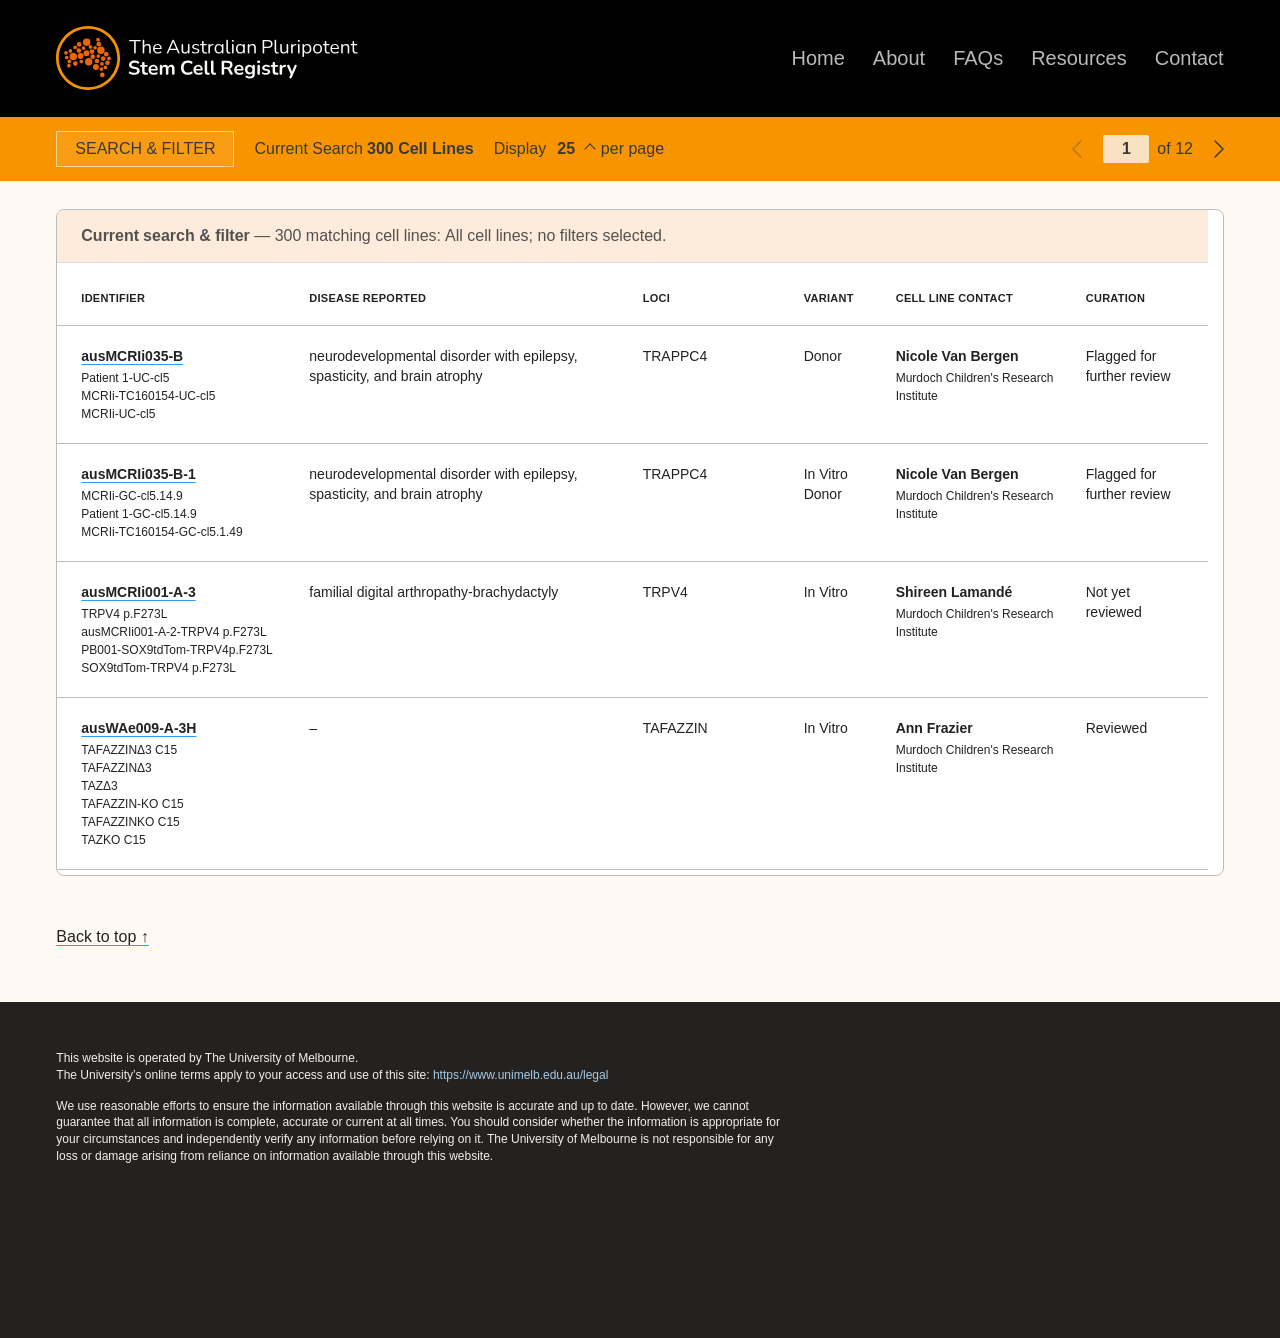
<file: index.html>
<!DOCTYPE html>
<html lang="en">

<head><meta name="theme-color" content="#000000">
  <meta charset="UTF-8">
  <meta name="viewport" content="width=device-width, initial-scale=1.0">

  <title>Australian Stem Cell Registry Prototype</title>

  <link rel="preconnect" href="https://rsms.me">
  <link rel="stylesheet" href="https://rsms.me/inter/inter.css">

  <link rel="stylesheet" href="css/styles.css?v=20261008-mobile-margins">
  <link rel="stylesheet" href="css/listing.css?v=20261008-desktop-alignments">
<link rel="stylesheet" href="css/site-navigation.css"><link rel="stylesheet" href="css/mobile-toolbars.css?v=20261008-shared-phone-margins"><link rel="stylesheet" href="css/footer.css?v=20261008-footer-draft"></head>


<body class="listing-page">
<div class="listing-shell">

  <!-- =====================================
       HEADER
  ====================================== -->

  <header class="site-header">

    <div class="header-inner">

      <a href="home.html" class="logo">
        <img
          src="assets/asr-logo.svg?v=approved-20260928"
          alt="Australian Pluripotent Stem Cell Registry">
      </a>


      <nav class="desktop-nav" aria-label="Main navigation"><a href="home.html">Home</a><a href="about.html">About</a><a href="faqs.html">FAQs</a><a href="resources.html">Resources</a><a href="contact.html">Contact</a></nav>


      <button
        class="mobile-menu-button"
        aria-label="Open menu">

        <span></span>
        <span></span>
        <span></span>

      </button>

    </div>

  </header>


  <!-- =====================================
       LISTING TOOLBAR
  ====================================== -->

  <section class="listing-toolbar">

    <div class="toolbar-inner">
      <button class="filter-button" aria-controls="filter-panel" aria-expanded="false">
        SEARCH &amp; FILTER
      </button>


      <!-- CURRENT SEARCH -->

      <div class="result-count">

        <span class="current-search-label">
          Current Search
        </span>

        <strong>
          116 <span class="count-cell-word">Cell </span><span class="count-lines-word">Lines</span>
        </strong>

      </div>


      <!-- DISPLAY LINES PER PAGE -->

      <details class="display-control">

        <summary class="display-trigger" aria-label="Cell lines per page">

          <span class="display-label">
            Display
          </span>

          <strong id="display-value">
            25
          </strong>

          <span class="display-arrow"></span>

          <span class="per-page-label"><span class="per-page-words">per page</span></span>

        </summary>


        <div class="display-menu">

          <button
            type="button"
            class="selected-option">
            25
          </button>

          <button type="button">
            50
          </button>

          <button type="button">
            100
          </button>

          <button type="button">
            ALL
          </button>

        </div>

      </details>


      <!-- PAGINATION -->

      <div class="pagination">


<!-- PREVIOUS PAGE -->

        <button
          class="page-arrow"
          aria-label="Previous page">

          <svg
            viewBox="0 0 24 24"
            aria-hidden="true">

            <polyline
              points="16 20 8 12 16 4">
            </polyline>

          </svg>

        </button>


        <!-- CURRENT PAGE -->

        <div class="page-number">

          <strong>
            7
          </strong>

          <span>
            of 20
          </span>

        </div>


        <!-- NEXT PAGE -->

        <button
          class="page-arrow"
          aria-label="Next page">

          <svg
            viewBox="0 0 24 24"
            aria-hidden="true">

            <polyline
              points="8 4 16 12 8 20">
            </polyline>

          </svg>

        </button>


</div>


      <!-- FILTER -->




    </div>

  </section>

<main class="listing-workspace" id="listing-workspace">
  <aside class="search-panel" id="filter-panel" aria-label="Search &amp; Filter" inert>
    <div class="search-actions">
      <div class="search-primary-actions">
        <button type="button" class="filter-apply-button">SHOW DETAILED RESULTS</button>
        <button type="button" class="filter-clear-button">CLEAR SELECTION</button>
      </div>
      <div class="search-secondary-actions"><div id="filter-result-count" class="selection-summary" aria-live="polite"></div></div>
    </div>
    <div class="search-scroll" tabindex="0" aria-label="Filter options">
      <section class="search-section"><h2 class="search-section-heading">Search</h2><div class="section-options">
        <input id="filter-name" type="search" aria-label="Search by cell line identifier, disease, institution or research group" placeholder="Search: Cell line identifier, disease, institution, research group">
        <p class="search-example">Examples: ausAIBNi001-A, retinitis pigmentosa, Lions Eye Institute</p>
      </div></section>
      <section class="search-section"><details><summary>Disease</summary><div class="section-options" id="disease-options"></div></details></section>
      <section class="search-section"><details><summary>Curation Status</summary><div class="section-options" id="curation-options"></div></details></section>
      <section class="search-section"><details><summary>Sex</summary><div class="section-options" id="sex-options"></div></details></section>
      <section class="search-section"><details><summary>Research organisation</summary><div class="section-options" id="organisation-options"></div></details></section>
      <section class="search-section"><details><summary>Variant</summary><div class="section-options" id="variant-options"></div></details></section>
    </div>
  </aside>
  <section class="results-pane" aria-label="Cell line results" tabindex="0">
    <div id="listing-filter-summary" class="selection-summary"></div><table class="results-table"><caption class="visually-hidden">Matching cell lines</caption>
      <thead><tr><th class="identifier-col" scope="col">IDENTIFIER</th><th class="description-col" scope="col">DESCRIPTION</th><th class="disease-col" scope="col">DISEASE REPORTED</th><th class="loci-col" scope="col">LOCI</th><th class="variant-col" scope="col">VARIANT</th><th class="contact-col" scope="col">CELL LINE CONTACT</th><th class="curation-col" scope="col">CURATION</th></tr></thead>
      <tbody id="results-body"></tbody>
    </table>
    <div id="empty-results" hidden><h2>No matching cell lines</h2><p>Try fewer selections or a different search term.</p><button class="filter-clear-button" type="button">CLEAR SELECTION</button></div>
    <noscript>Enable JavaScript to use the live prototype filters.</noscript>
  </section>
</main>
</div>
<div class="page-back-top"><a href="#">Back to top ↑</a></div><footer class="site-footer"><div class="footer-inner"><div class="footer-copy"><p>This website is operated by The University of Melbourne.<br>The University’s online terms apply to your access and use of this site: <a href="https://www.unimelb.edu.au/legal" target="_blank" rel="noopener noreferrer">https://www.unimelb.edu.au/legal</a></p><p>We use reasonable efforts to ensure the information available through this website is accurate and up to date. However, we cannot guarantee that all information is complete, accurate or current at all times. You should consider whether the information is appropriate for your circumstances and independently verify any information before relying on it. The University of Melbourne is not responsible for any loss or damage arising from reliance on information available through this website.</p></div></div></footer>
<script src="data/registry-records.js?v=20260929-aus-identifiers"></script>
<script src="data/disease-tree.js"></script>
<script src="data/body-systems.js?v=20261030"></script><script src="js/listing.js?v=20261030-body-systems"></script>
<script src="js/site-navigation.js?v=desktop-click-fix"></script></body></html>
</file>
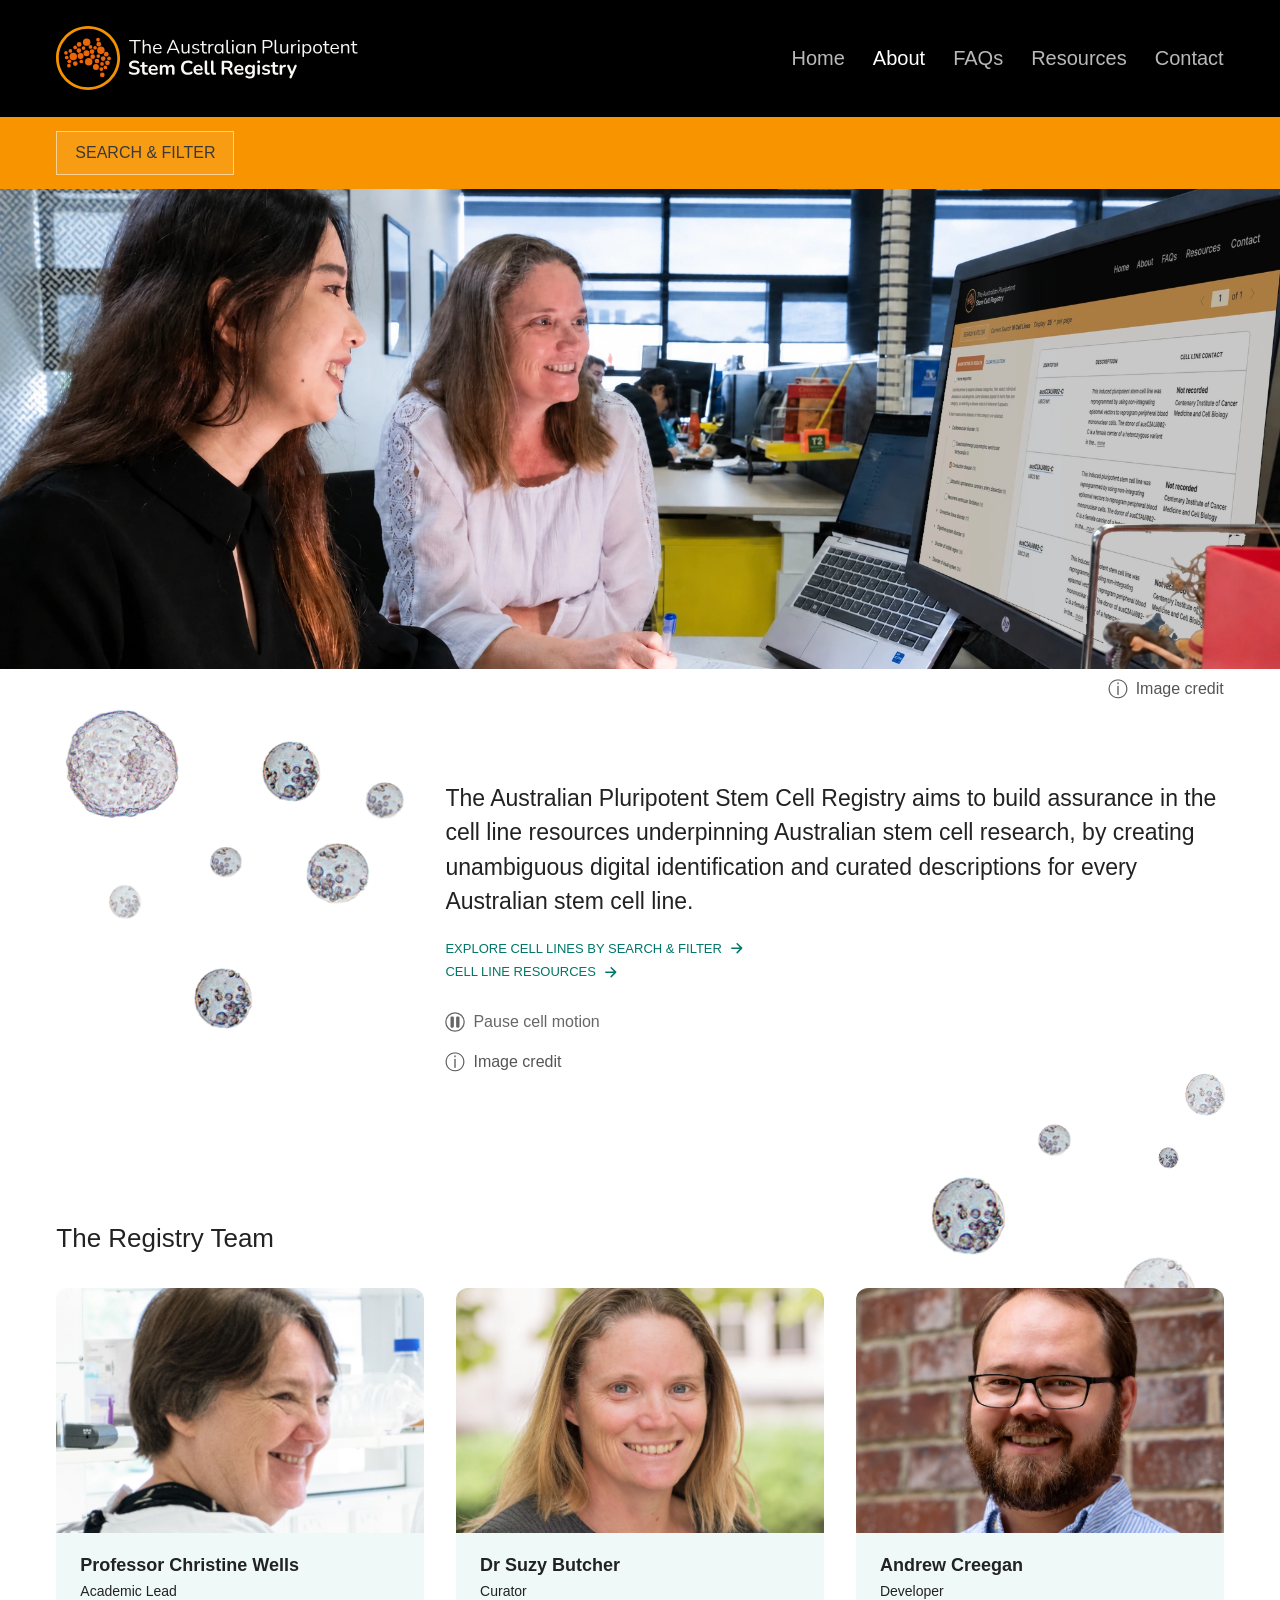
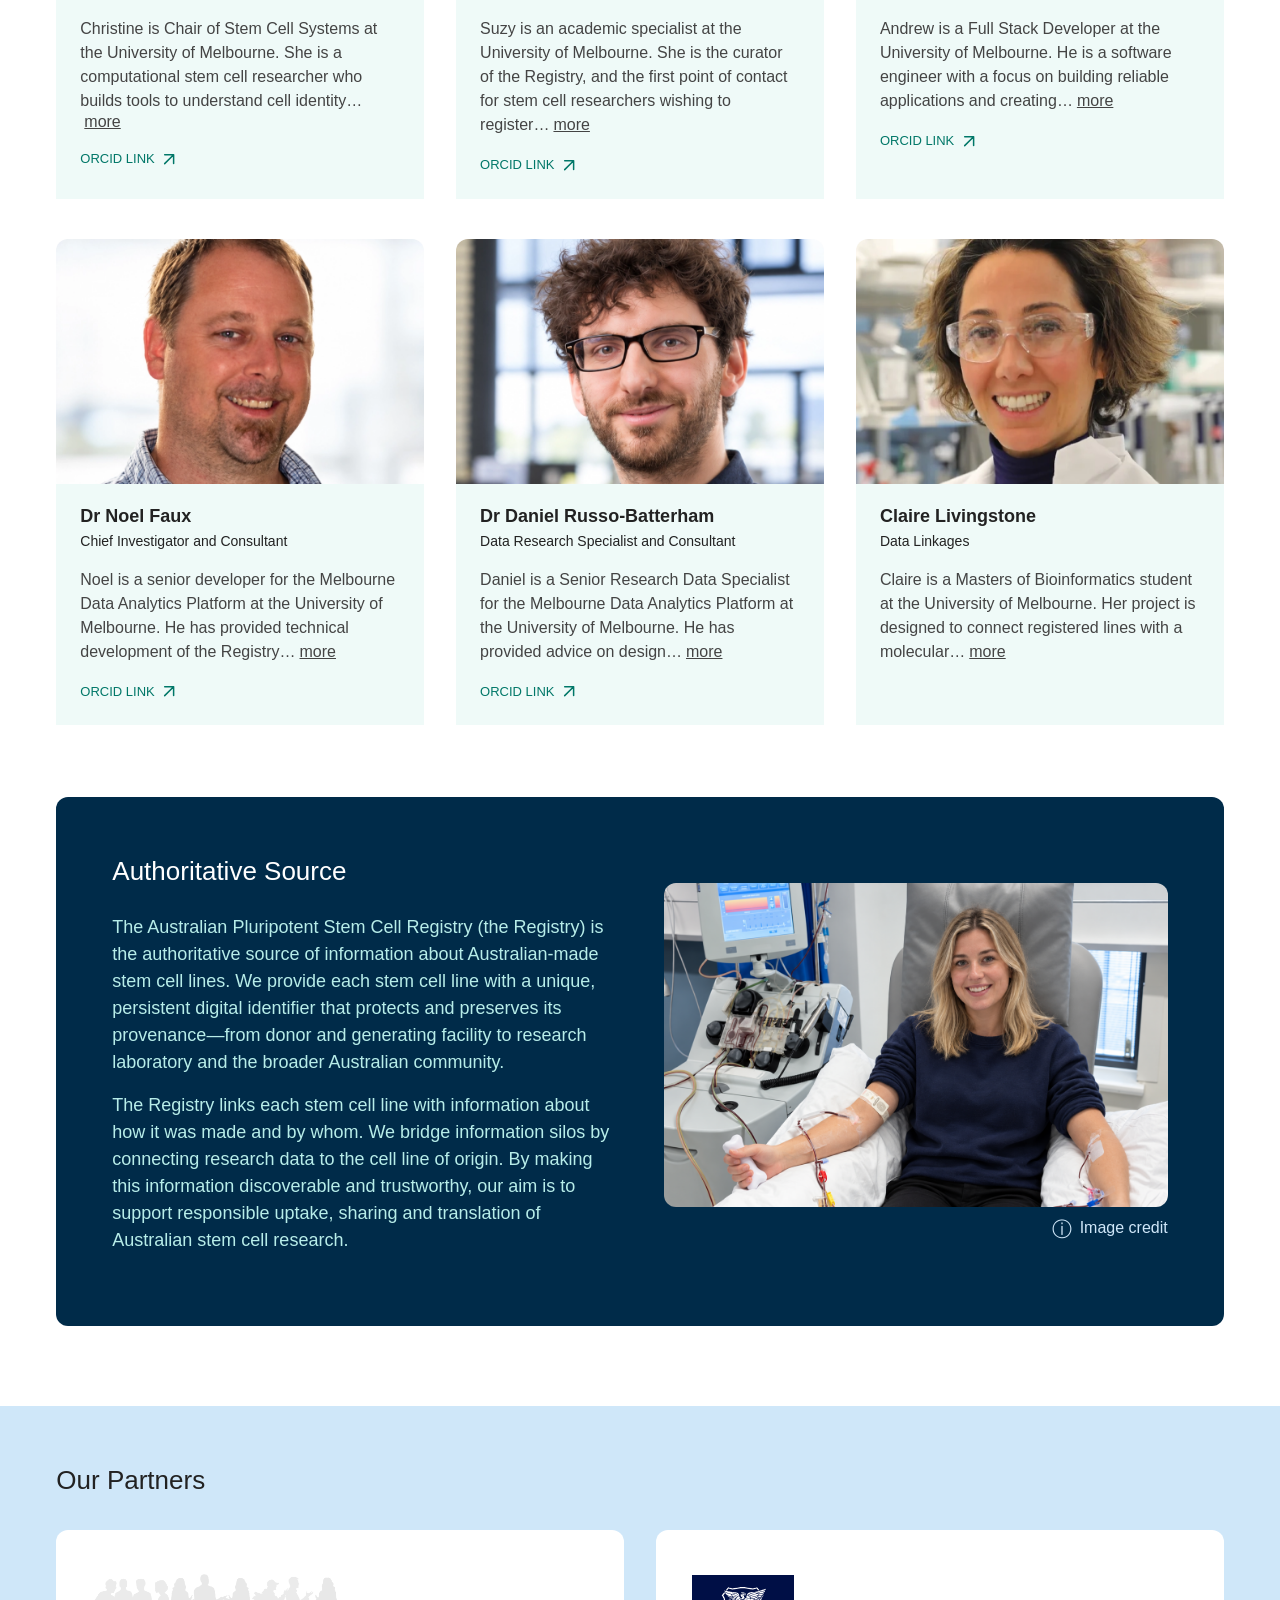
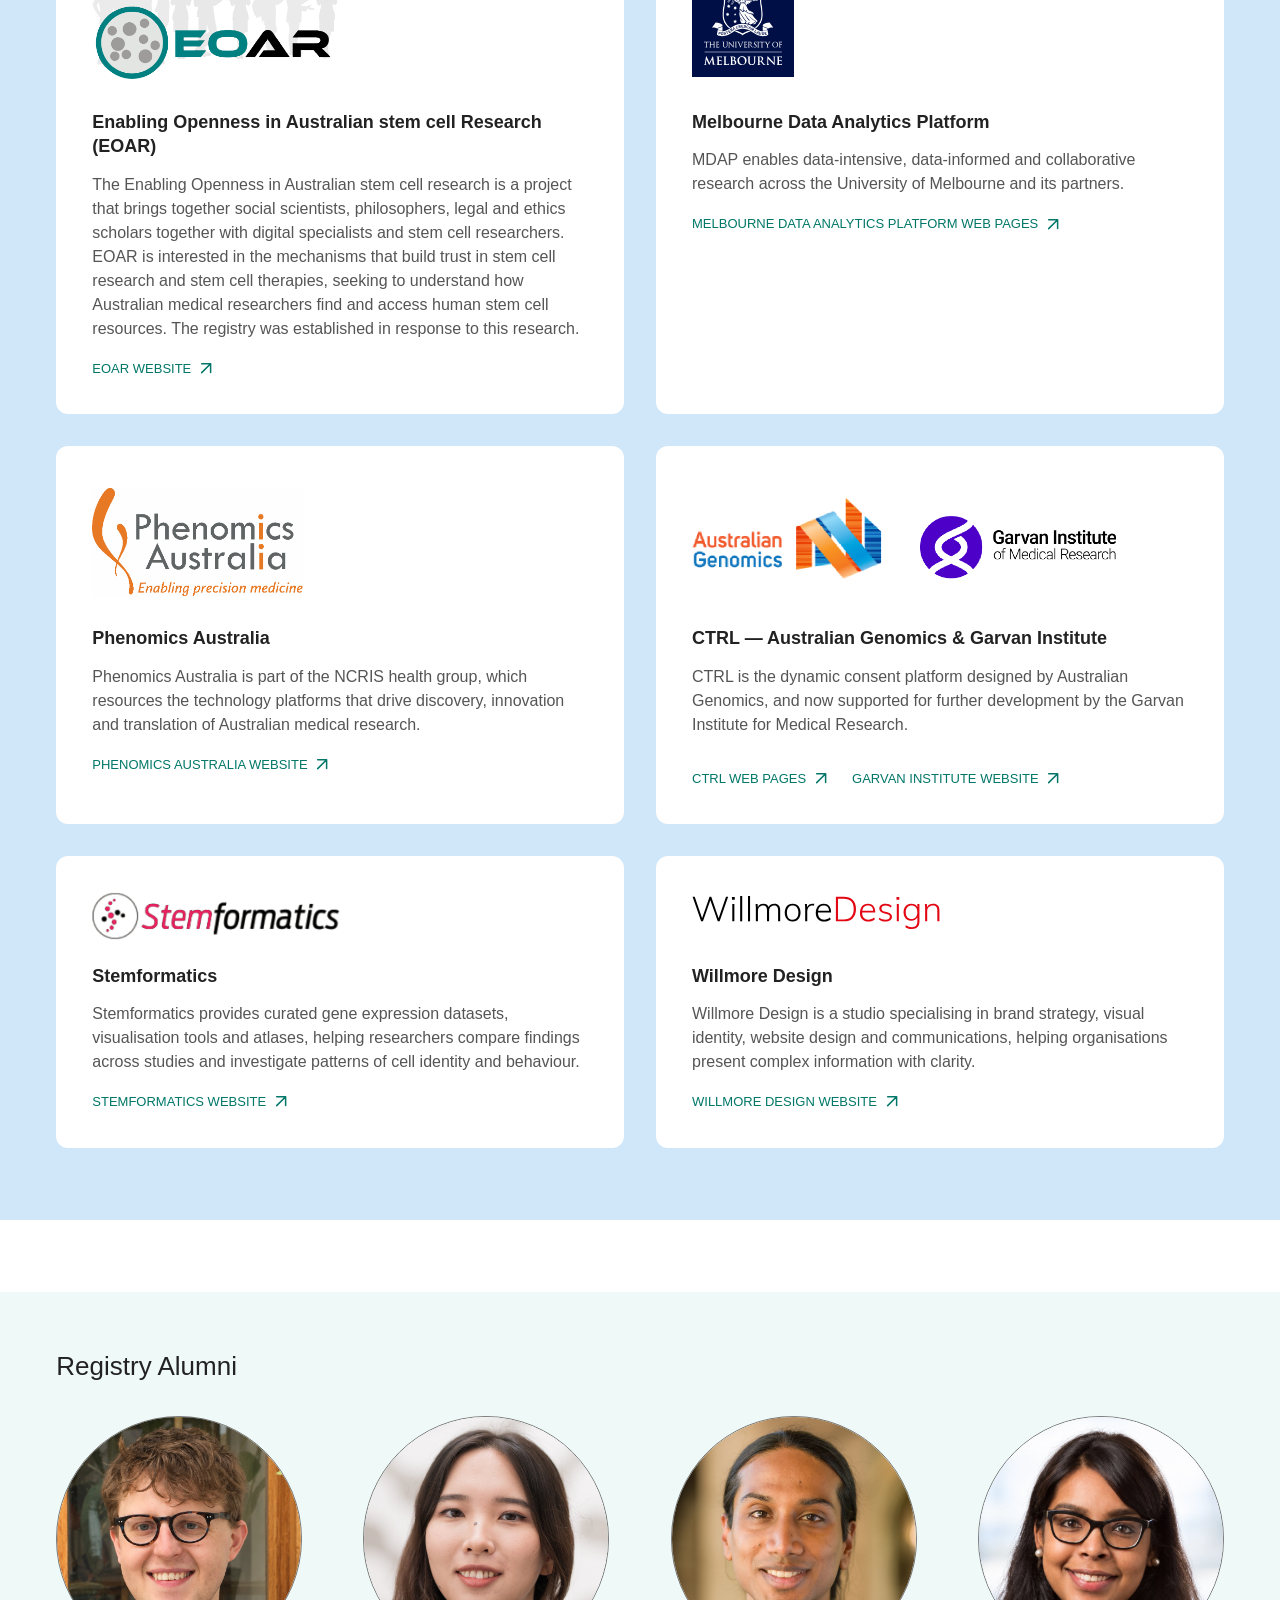
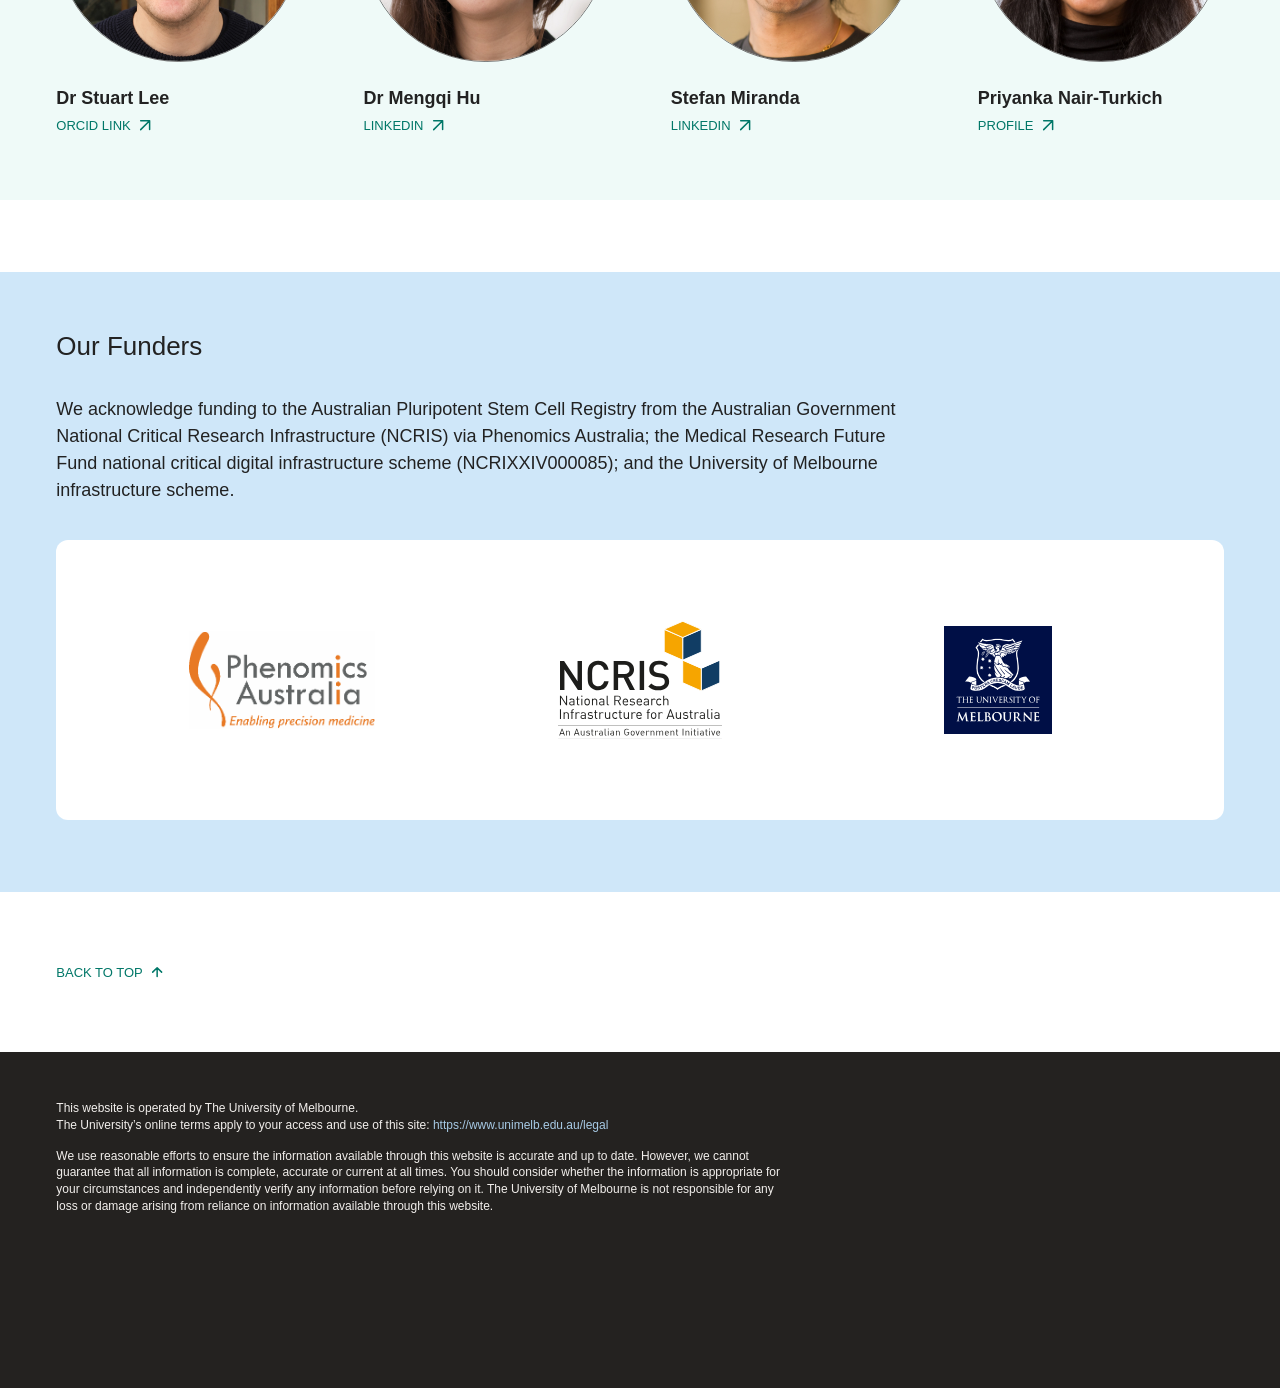
<file: about.html>
<!doctype html><html lang="en"><head><meta name="theme-color" content="#000000"><meta charset="utf-8"><meta name="viewport" content="width=device-width, initial-scale=1"><title>About | Australian Pluripotent Stem Cell Registry</title><link rel="stylesheet" href="https://rsms.me/inter/inter.css"><link rel="stylesheet" href="css/styles.css?v=20261008-mobile-margins"><link rel="stylesheet" href="css/content-pages.css"><link rel="stylesheet" href="css/site-navigation.css"><link rel="stylesheet" href="css/mobile-toolbars.css?v=20261008-shared-phone-margins"><link rel="stylesheet" href="css/footer.css?v=20261103-ramp"><link rel="stylesheet" href="css/about.css?v=20261103-consistency"><link rel="stylesheet" href="css/page-consistency.css?v=20261103-complete-arrows"></head><body class="content-page about-page"><header class="site-header">

    <div class="header-inner">

      <a href="home.html" class="logo">
        <img
          src="assets/asr-logo.svg?v=approved-20260928"
          alt="Australian Pluripotent Stem Cell Registry">
      </a>


      <nav class="desktop-nav" aria-label="Main navigation"><a href="home.html">Home</a><a href="about.html" aria-current="page">About</a><a href="faqs.html">FAQs</a><a href="resources.html">Resources</a><a href="contact.html">Contact</a></nav>


      <button
        class="mobile-menu-button"
        aria-label="Open menu">

        <span></span>
        <span></span>
        <span></span>

      </button>

    </div>

  </header><section class="listing-toolbar"><div class="toolbar-inner"><a class="filter-button" href="index.html?filter=open">SEARCH &amp; FILTER</a></div></section><figure class="about-banner"><picture><source media="(max-width:600px)" srcset="assets/about/about_banner_mobile_registry_v3.webp"><img src="assets/about/about_banner_desktop_registry_v3.webp" alt="Suzy and a colleague working together at a computer in the research office." fetchpriority="high"></picture><figcaption class="about-image-caption"><details class="about-image-credit"><summary>Image credit</summary><div class="about-credit-flag"><h2>Dr Mengqi Hu and Dr Suzy Butcher</h2><p>Menhqi's doctoral thesis revolved around the need for a national (Australian) stem cell registry. Her research involved... [Suzy &amp; Christine to provide details...]</p><p>Photography by Clickertie Portraita</p></div></details></figcaption></figure><main class="about-main"><h1 class="about-sr-only">About the Registry</h1><div class="about-intro-wrap"><div class="about-cells" aria-hidden="true"><img class="cell cell-1" src="assets/about/about-cells/about-cells-01.png?v=20261101" alt=""><img class="cell cell-2" src="assets/about/about-cells/about-cells-02.png?v=20261101" alt=""><img class="cell cell-3" src="assets/about/about-cells/about-cells-03.png?v=20261101" alt=""><img class="cell cell-4" src="assets/about/about-cells/about-cells-04.png?v=20261101" alt=""><img class="cell cell-5" src="assets/about/about-cells/about-cells-05.png?v=20261101" alt=""><img class="cell cell-7" src="assets/about/about-cells/about-cells-02.png?v=20261101" alt=""><img class="cell cell-8" src="assets/about/about-cells/about-cells-03.png?v=20261101" alt=""></div><div class="about-inner about-intro"><p>The Australian Pluripotent Stem Cell Registry aims to build assurance in the cell line resources underpinning Australian stem cell research, by creating unambiguous digital identification and curated descriptions for every Australian stem cell line.</p><nav aria-label="Related pages"><a href="index.html?filter=open" class="registry-link">Explore cell lines by search &amp; filter <svg class="registry-link-arrow" viewBox="0 0 16 16" aria-hidden="true" focusable="false"><path d="M2 8h11 M8 3l5 5-5 5"/></svg></a><a href="resources.html" class="registry-link">Cell line resources <svg class="registry-link-arrow" viewBox="0 0 16 16" aria-hidden="true" focusable="false"><path d="M2 8h11 M8 3l5 5-5 5"/></svg></a></nav><button class="cell-motion-toggle" type="button" aria-pressed="false"><svg class="motion-icon motion-icon-pause" viewBox="0 0 32 32" width="20" height="20" fill="currentColor" aria-hidden="true"><circle cx="16" cy="16" r="14.7" fill="none" stroke="currentColor" stroke-width="2"/><path transform="translate(1.6 1.6) scale(.9)" d="M12 6H10A2 2 0 008 8V24a2 2 0 002 2h2a2 2 0 002-2V8a2 2 0 00-2-2zM22 6H20a2 2 0 00-2 2V24a2 2 0 002 2h2a2 2 0 002-2V8a2 2 0 00-2-2z"/></svg><svg class="motion-icon motion-icon-play" viewBox="0 0 32 32" width="20" height="20" fill="currentColor" aria-hidden="true"><path fill="none" d="M11,23a1,1,0,0,1-1-1V10a1,1,0,0,1,1.4473-.8945l12,6a1,1,0,0,1,0,1.789l-12,6A1.001,1.001,0,0,1,11,23Z"/><path d="M16,2A14,14,0,1,0,30,16,14,14,0,0,0,16,2Zm7.4473,14.8945-12,6A1,1,0,0,1,10,22V10a1,1,0,0,1,1.4473-.8945l12,6a1,1,0,0,1,0,1.789Z"/></svg><span class="motion-label">Pause cell motion</span></button><details class="about-image-credit cell-image-credit"><summary>Image credit</summary><div class="about-credit-flag"><h2>Hatched blastocyst</h2><p>Coloured light micrograph of a hatched human blastocyst (right), 7 days after fertilisation. To the left is the zona pellucida, a glycoprotein shell that originally surrounded the unfertilised egg. The blastocyst is a hollow ball of cells with a fluid centre. The inner cell mass (dark grey) contains the cells that would form the embryo proper, the embryonic stem cells (ESCs). These cells will be harvested and grown in culture. Human ESCs are a potential source of cells to repair damaged tissue in diseases such as Parkinson&#x27;s and insulin-dependent diabetes. However, this research is controversial as it requires the destruction of an embryo.</p><p>Photography by PROFESSOR MIODRAG STOJKOVIC / SCIENCE PHOTO LIBRARY</p></div></details></div></div><section class="about-inner about-team" aria-labelledby="team-heading"><h2 id="team-heading">The Registry Team</h2><div class="team-grid"><article class="team-card"><a class="team-photo" href="https://orcid.org/0000-0003-3133-3628" target="_blank" rel="noopener noreferrer" aria-label="ORCID profile for Professor Christine Wells"><img src="assets/about/christine-wells.webp" alt="Professor Christine Wells"></a><div class="team-copy"><h3>Professor Christine Wells</h3><p class="team-role">Academic Lead</p><p class="team-bio" id="team-bio-0">Christine is Chair of Stem Cell Systems at the University of Melbourne. She is a computational stem cell researcher who builds tools to understand cell identity…</p><button class="bio-toggle" aria-expanded="false" aria-controls="team-bio-0" data-short="Christine is Chair of Stem Cell Systems at the University of Melbourne. She is a computational stem cell researcher who builds tools to understand cell identity…" data-full="Christine is Chair of Stem Cell Systems at the University of Melbourne. She is a computational stem cell researcher who builds tools to understand cell identity, quality and stem cell potential. Christine is Scientific Director of the Registry, and architect of the Stemformatics.org collaboration platform.">more</button><a class="about-site-link registry-link" href="https://orcid.org/0000-0003-3133-3628" aria-label="ORCID profile for Professor Christine Wells" target="_blank" rel="noopener noreferrer">ORCID LINK <svg class="registry-link-arrow" viewBox="0 0 16 16" aria-hidden="true" focusable="false"><path d="M3 3h10v10 M13 3 3 13"/></svg></a></div></article><article class="team-card"><a class="team-photo" href="https://orcid.org/0000-0003-0026-4922" target="_blank" rel="noopener noreferrer" aria-label="ORCID profile for Dr Suzy Butcher"><img src="assets/about/suzy-butcher.webp" alt="Dr Suzy Butcher"></a><div class="team-copy"><h3>Dr Suzy Butcher</h3><p class="team-role">Curator</p><p class="team-bio" id="team-bio-1">Suzy is an academic specialist at the University of Melbourne. She is the curator of the Registry, and the first point of contact for stem cell researchers wishing to register…</p><button class="bio-toggle" aria-expanded="false" aria-controls="team-bio-1" data-short="Suzy is an academic specialist at the University of Melbourne. She is the curator of the Registry, and the first point of contact for stem cell researchers wishing to register…" data-full="Suzy is an academic specialist at the University of Melbourne. She is the curator of the Registry, and the first point of contact for stem cell researchers wishing to register their lines. Suzy’s research training includes cell culture, microscopy, PCR and genomic techniques. Her PhD training was in bioinformatics. This gives her an understanding of the experimental systems needed for quality assurance in stem cell research.">more</button><a class="about-site-link registry-link" href="https://orcid.org/0000-0003-0026-4922" aria-label="ORCID profile for Dr Suzy Butcher" target="_blank" rel="noopener noreferrer">ORCID LINK <svg class="registry-link-arrow" viewBox="0 0 16 16" aria-hidden="true" focusable="false"><path d="M3 3h10v10 M13 3 3 13"/></svg></a></div></article><article class="team-card andrew-card"><div class="andrew-cells" aria-hidden="true"><img class="cell andrew-cell-1" src="assets/about/about-cells/about-cells-02.png?v=20261101" alt=""><img class="cell andrew-cell-2" src="assets/about/about-cells/about-cells-03.png?v=20261101" alt=""><img class="cell andrew-cell-3" src="assets/about/about-cells/about-cells-06.png?v=20261101" alt=""><img class="cell andrew-cell-4" src="assets/about/about-cells/about-cells-02.png?v=20261101" alt=""><img class="cell andrew-cell-5" src="assets/about/about-cells/about-cells-06.png?v=20261101" alt=""></div><a class="team-photo" href="https://orcid.org/0000-0002-6394-4979" target="_blank" rel="noopener noreferrer" aria-label="ORCID profile for Andrew Creegan"><img src="assets/about/andrew-creegan.webp" alt="Andrew Creegan"></a><div class="team-copy"><h3>Andrew Creegan</h3><p class="team-role">Developer</p><p class="team-bio" id="team-bio-2">Andrew is a Full Stack Developer at the University of Melbourne. He is a software engineer with a focus on building reliable applications and creating…</p><button class="bio-toggle" aria-expanded="false" aria-controls="team-bio-2" data-short="Andrew is a Full Stack Developer at the University of Melbourne. He is a software engineer with a focus on building reliable applications and creating…" data-full="Andrew is a Full Stack Developer at the University of Melbourne. He is a software engineer with a focus on building reliable applications and creating clear, usable digital tools for researchers.">more</button><a class="about-site-link registry-link" href="https://orcid.org/0000-0002-6394-4979" aria-label="ORCID profile for Andrew Creegan" target="_blank" rel="noopener noreferrer">ORCID LINK <svg class="registry-link-arrow" viewBox="0 0 16 16" aria-hidden="true" focusable="false"><path d="M3 3h10v10 M13 3 3 13"/></svg></a></div></article><article class="team-card"><a class="team-photo" href="https://orcid.org/0000-0003-4594-8818" target="_blank" rel="noopener noreferrer" aria-label="ORCID profile for Dr Noel Faux"><img src="assets/about/neil-faux.webp" alt="Dr Noel Faux"></a><div class="team-copy"><h3>Dr Noel Faux</h3><p class="team-role">Chief Investigator and Consultant</p><p class="team-bio" id="team-bio-3">Noel is a senior developer for the Melbourne Data Analytics Platform at the University of Melbourne. He has provided technical development of the Registry…</p><button class="bio-toggle" aria-expanded="false" aria-controls="team-bio-3" data-short="Noel is a senior developer for the Melbourne Data Analytics Platform at the University of Melbourne. He has provided technical development of the Registry…" data-full="Noel is a senior developer for the Melbourne Data Analytics Platform at the University of Melbourne. He has provided technical development of the registry prototype and remains a close collaborator on the project.">more</button><a class="about-site-link registry-link" href="https://orcid.org/0000-0003-4594-8818" aria-label="ORCID profile for Dr Noel Faux" target="_blank" rel="noopener noreferrer">ORCID LINK <svg class="registry-link-arrow" viewBox="0 0 16 16" aria-hidden="true" focusable="false"><path d="M3 3h10v10 M13 3 3 13"/></svg></a></div></article><article class="team-card"><a class="team-photo" href="https://orcid.org/0000-0001-7550-528X" target="_blank" rel="noopener noreferrer" aria-label="ORCID profile for Dr Daniel Russo-Batterham"><img src="assets/about/daniel-russo-batterham.webp" alt="Dr Daniel Russo-Batterham"></a><div class="team-copy"><h3>Dr Daniel Russo-Batterham</h3><p class="team-role">Data Research Specialist and Consultant</p><p class="team-bio" id="team-bio-4">Daniel is a Senior Research Data Specialist for the Melbourne Data Analytics Platform at the University of Melbourne. He has provided advice on design…</p><button class="bio-toggle" aria-expanded="false" aria-controls="team-bio-4" data-short="Daniel is a Senior Research Data Specialist for the Melbourne Data Analytics Platform at the University of Melbourne. He has provided advice on design…" data-full="Daniel is a Senior Research Data Specialist for the Melbourne Data Analytics Platform at the University of Melbourne. He has provided advice on design of the database and user experience for the Registry.">more</button><a class="about-site-link registry-link" href="https://orcid.org/0000-0001-7550-528X" aria-label="ORCID profile for Dr Daniel Russo-Batterham" target="_blank" rel="noopener noreferrer">ORCID LINK <svg class="registry-link-arrow" viewBox="0 0 16 16" aria-hidden="true" focusable="false"><path d="M3 3h10v10 M13 3 3 13"/></svg></a></div></article><article class="team-card"><div class="team-photo"><img src="assets/about/claire-livingstone.webp" alt="Claire Livingstone"></div><div class="team-copy"><h3>Claire Livingstone</h3><p class="team-role">Data Linkages</p><p class="team-bio" id="team-bio-5">Claire is a Masters of Bioinformatics student at the University of Melbourne. Her project is designed to connect registered lines with a molecular…</p><button class="bio-toggle" aria-expanded="false" aria-controls="team-bio-5" data-short="Claire is a Masters of Bioinformatics student at the University of Melbourne. Her project is designed to connect registered lines with a molecular…" data-full="Claire is a Masters of Bioinformatics student at the University of Melbourne. Her project is designed to connect registered lines with a molecular atlas to explore the quality and behaviour of Australian pluripotent stem cells.">more</button></div></article></div></section><section class="about-inner"><div class="about-authority"><div><h2>Authoritative Source</h2><p>The Australian Pluripotent Stem Cell Registry (the Registry) is the authoritative source of information about Australian-made stem cell lines. We provide each stem cell line with a unique, persistent digital identifier that protects and preserves its provenance—from donor and generating facility to research laboratory and the broader Australian community.</p><p>The Registry links each stem cell line with information about how it was made and by whom. We bridge information silos by connecting research data to the cell line of origin. By making this information discoverable and trustworthy, our aim is to support responsible uptake, sharing and translation of Australian stem cell research.</p></div><figure class="authority-image"><img src="assets/about/patient-clinical-scene.png" alt="Illustrative AI-generated scene of an adult donor seated beside a cell collection machine."><figcaption><details class="about-image-credit authority-image-credit"><summary>Image credit</summary><div class="about-credit-flag"><h2>Annabelle Mass Starkis</h2><p>Annabelle is a fictional patient receiving hospital care for an inherited blood disorder. Her treatment includes regular monitoring, transfusions, and discussions about future therapies. She is pictured during a routine appointment, supported by her clinical team while researchers investigate how stem cell models might improve understanding of conditions like hers.</p><p>Photography by Clickertie Portraita</p></div></details></figcaption></figure></div></section><section class="about-partners"><div class="about-inner"><h2>Our Partners</h2><div class="partner-grid"><article class="partner-card"><div class="partner-logo"><a href="https://www.eoar.com.au" target="_blank" rel="noopener noreferrer" aria-label="EOAR website"><img src="assets/about/eoar_eoar.png" alt="Enabling Openness in Australian stem cell Research (EOAR)"></a></div><h3>Enabling Openness in Australian stem cell Research (EOAR)</h3><p>The Enabling Openness in Australian stem cell research is a project that brings together social scientists, philosophers, legal and ethics scholars together with digital specialists and stem cell researchers. EOAR is interested in the mechanisms that build trust in stem cell research and stem cell therapies, seeking to understand how Australian medical researchers find and access human stem cell resources. The registry was established in response to this research.</p><a class="about-site-link registry-link" href="https://www.eoar.com.au" target="_blank" rel="noopener noreferrer">EOAR WEBSITE <svg class="registry-link-arrow" viewBox="0 0 16 16" aria-hidden="true" focusable="false"><path d="M3 3h10v10 M13 3 3 13"/></svg></a></article><article class="partner-card"><div class="partner-logo"><a href="https://www.unimelb.edu.au/mdap" target="_blank" rel="noopener noreferrer" aria-label="Melbourne Data Analytics Platform"><img src="assets/resources/uni-melb-logo.svg" alt="Melbourne Data Analytics Platform"></a></div><h3>Melbourne Data Analytics Platform</h3><p>MDAP enables data-intensive, data-informed and collaborative research across the University of Melbourne and its partners.</p><a class="about-site-link registry-link" href="https://www.unimelb.edu.au/mdap" target="_blank" rel="noopener noreferrer">MELBOURNE DATA ANALYTICS PLATFORM WEB PAGES <svg class="registry-link-arrow" viewBox="0 0 16 16" aria-hidden="true" focusable="false"><path d="M3 3h10v10 M13 3 3 13"/></svg></a></article><article class="partner-card"><div class="partner-logo"><a href="https://phenomicsaustralia.org.au" target="_blank" rel="noopener noreferrer" aria-label="Phenomics Australia"><img src="assets/about/phenomics-australia.png" alt="Phenomics Australia"></a></div><h3>Phenomics Australia</h3><p>Phenomics Australia is part of the NCRIS health group, which resources the technology platforms that drive discovery, innovation and translation of Australian medical research.</p><a class="about-site-link registry-link" href="https://phenomicsaustralia.org.au" target="_blank" rel="noopener noreferrer">PHENOMICS AUSTRALIA WEBSITE <svg class="registry-link-arrow" viewBox="0 0 16 16" aria-hidden="true" focusable="false"><path d="M3 3h10v10 M13 3 3 13"/></svg></a></article><article class="partner-card"><div class="partner-logo partner-logo-split"><img src="assets/about/AustGenomics-Garavan_austgenomics-garvaninstitute.png" alt="Australian Genomics and Garvan Institute of Medical Research"><a class="genomics-logo-link" href="https://www.australiangenomics.org.au/" target="_blank" rel="noopener noreferrer" aria-label="Australian Genomics website"></a><a class="garvan-logo-link" href="https://www.garvan.org.au/" target="_blank" rel="noopener noreferrer" aria-label="Garvan Institute website"></a></div><h3>CTRL — Australian Genomics &amp; Garvan Institute</h3><p>CTRL is the dynamic consent platform designed by Australian Genomics, and now supported for further development by the Garvan Institute for Medical Research.</p><div class="partner-site-links"><a class="about-site-link registry-link" href="https://www.australiangenomics.org.au/tools-and-resources/dynamic-consent-and-ctrl/" target="_blank" rel="noopener noreferrer">CTRL WEB PAGES <svg class="registry-link-arrow" viewBox="0 0 16 16" aria-hidden="true" focusable="false"><path d="M3 3h10v10 M13 3 3 13"/></svg></a><a class="about-site-link registry-link" href="https://www.garvan.org.au/" target="_blank" rel="noopener noreferrer">GARVAN INSTITUTE WEBSITE <svg class="registry-link-arrow" viewBox="0 0 16 16" aria-hidden="true" focusable="false"><path d="M3 3h10v10 M13 3 3 13"/></svg></a></div></article><article class="partner-card"><div class="partner-logo partner-logo-half"><a href="https://www.stemformatics.org/" target="_blank" rel="noopener noreferrer" aria-label="Stemformatics website"><img src="assets/about/stemformatics-logo.png" alt="Stemformatics" loading="lazy"></a></div><h3>Stemformatics</h3><p>Stemformatics provides curated gene expression datasets, visualisation tools and atlases, helping researchers compare findings across studies and investigate patterns of cell identity and behaviour.</p><a class="about-site-link registry-link" href="https://www.stemformatics.org/" target="_blank" rel="noopener noreferrer">STEMFORMATICS WEBSITE <svg class="registry-link-arrow" viewBox="0 0 16 16" aria-hidden="true" focusable="false"><path d="M3 3h10v10 M13 3 3 13"/></svg></a></article><article class="partner-card"><div class="partner-logo partner-logo-half"><a href="https://www.willmoredesign.com.au/" target="_blank" rel="noopener noreferrer" aria-label="Willmore Design website"><img src="assets/about/willmore-design-logo.svg" alt="Willmore Design" loading="lazy"></a></div><h3>Willmore Design</h3><p>Willmore Design is a studio specialising in brand strategy, visual identity, website design and communications, helping organisations present complex information with clarity.</p><a class="about-site-link registry-link" href="https://www.willmoredesign.com.au/" target="_blank" rel="noopener noreferrer">WILLMORE DESIGN WEBSITE <svg class="registry-link-arrow" viewBox="0 0 16 16" aria-hidden="true" focusable="false"><path d="M3 3h10v10 M13 3 3 13"/></svg></a></article></div></div></section><section class="about-alumni"><div class="about-inner"><h2>Registry Alumni</h2><div class="alumni-grid"><article class="alumni-card"><img src="assets/about/Alumni_stuart-lee.webp" alt="Dr Stuart Lee"><h3>Dr Stuart Lee</h3><a class="about-site-link registry-link" href="https://orcid.org/0000-0003-1179-8436" target="_blank" rel="noopener noreferrer">ORCID LINK <svg class="registry-link-arrow" viewBox="0 0 16 16" aria-hidden="true" focusable="false"><path d="M3 3h10v10 M13 3 3 13"/></svg></a></article><article class="alumni-card"><img src="assets/about/Alumni_mengqui-hu.webp" alt="Dr Mengqi Hu"><h3>Dr Mengqi Hu</h3><a class="about-site-link registry-link" href="https://www.linkedin.com/in/mengqi-hu-phd-2a48b1208/" target="_blank" rel="noopener noreferrer">LINKEDIN <svg class="registry-link-arrow" viewBox="0 0 16 16" aria-hidden="true" focusable="false"><path d="M3 3h10v10 M13 3 3 13"/></svg></a></article><article class="alumni-card"><img src="assets/about/Alumni_stephan-miranda.webp" alt="Stefan Miranda"><h3>Stefan Miranda</h3><a class="about-site-link registry-link" href="https://www.linkedin.com/in/stefan-miranda-774929246/" target="_blank" rel="noopener noreferrer">LINKEDIN <svg class="registry-link-arrow" viewBox="0 0 16 16" aria-hidden="true" focusable="false"><path d="M3 3h10v10 M13 3 3 13"/></svg></a></article><article class="alumni-card"><img src="assets/about/Alumni_priyanka-nair-turkich.webp" alt="Priyanka Nair-Turkich"><h3>Priyanka Nair-Turkich</h3><a class="about-site-link registry-link" href="https://findanexpert.unimelb.edu.au/profile/783636-priyanka-nair-turkich" target="_blank" rel="noopener noreferrer">PROFILE <svg class="registry-link-arrow" viewBox="0 0 16 16" aria-hidden="true" focusable="false"><path d="M3 3h10v10 M13 3 3 13"/></svg></a></article></div></div></section><section class="about-funders"><div class="about-inner"><h2>Our Funders</h2><p>We acknowledge funding to the Australian Pluripotent Stem Cell Registry from the Australian Government National Critical Research Infrastructure (NCRIS) via Phenomics Australia; the Medical Research Future Fund national critical digital infrastructure scheme (NCRIXXIV000085); and the University of Melbourne infrastructure scheme.</p><div class="funders-logos"><a href="https://phenomicsaustralia.org.au" aria-label="Phenomics Australia" target="_blank" rel="noopener noreferrer"><img src="assets/about/phenomics-australia.png" alt="Phenomics Australia"></a><a class="funder-ncris" href="https://www.education.gov.au/ncris" target="_blank" rel="noopener noreferrer" aria-label="NCRIS home page"><img src="assets/about/NCRIS.svg" alt="NCRIS"></a><a class="funder-unimelb" href="https://www.unimelb.edu.au/" target="_blank" rel="noopener noreferrer" aria-label="University of Melbourne home page"><img src="assets/resources/uni-melb-logo.svg" alt="The University of Melbourne"></a></div></div></section></main><div class="page-back-top"><a href="#" class="registry-link">Back to top <svg class="registry-link-arrow" viewBox="0 0 16 16" aria-hidden="true" focusable="false"><path d="M3 8l5-5 5 5 M8 3v10"/></svg></a></div><footer class="site-footer"><div class="footer-inner"><div class="footer-copy"><p>This website is operated by The University of Melbourne.<br>The University’s online terms apply to your access and use of this site: <a href="https://www.unimelb.edu.au/legal" target="_blank" rel="noopener noreferrer">https://www.unimelb.edu.au/legal</a></p><p>We use reasonable efforts to ensure the information available through this website is accurate and up to date. However, we cannot guarantee that all information is complete, accurate or current at all times. You should consider whether the information is appropriate for your circumstances and independently verify any information before relying on it. The University of Melbourne is not responsible for any loss or damage arising from reliance on information available through this website.</p></div></div></footer><script src="js/site-navigation.js?v=desktop-click-fix"></script><script src="js/about.js"></script></body></html>
</file>
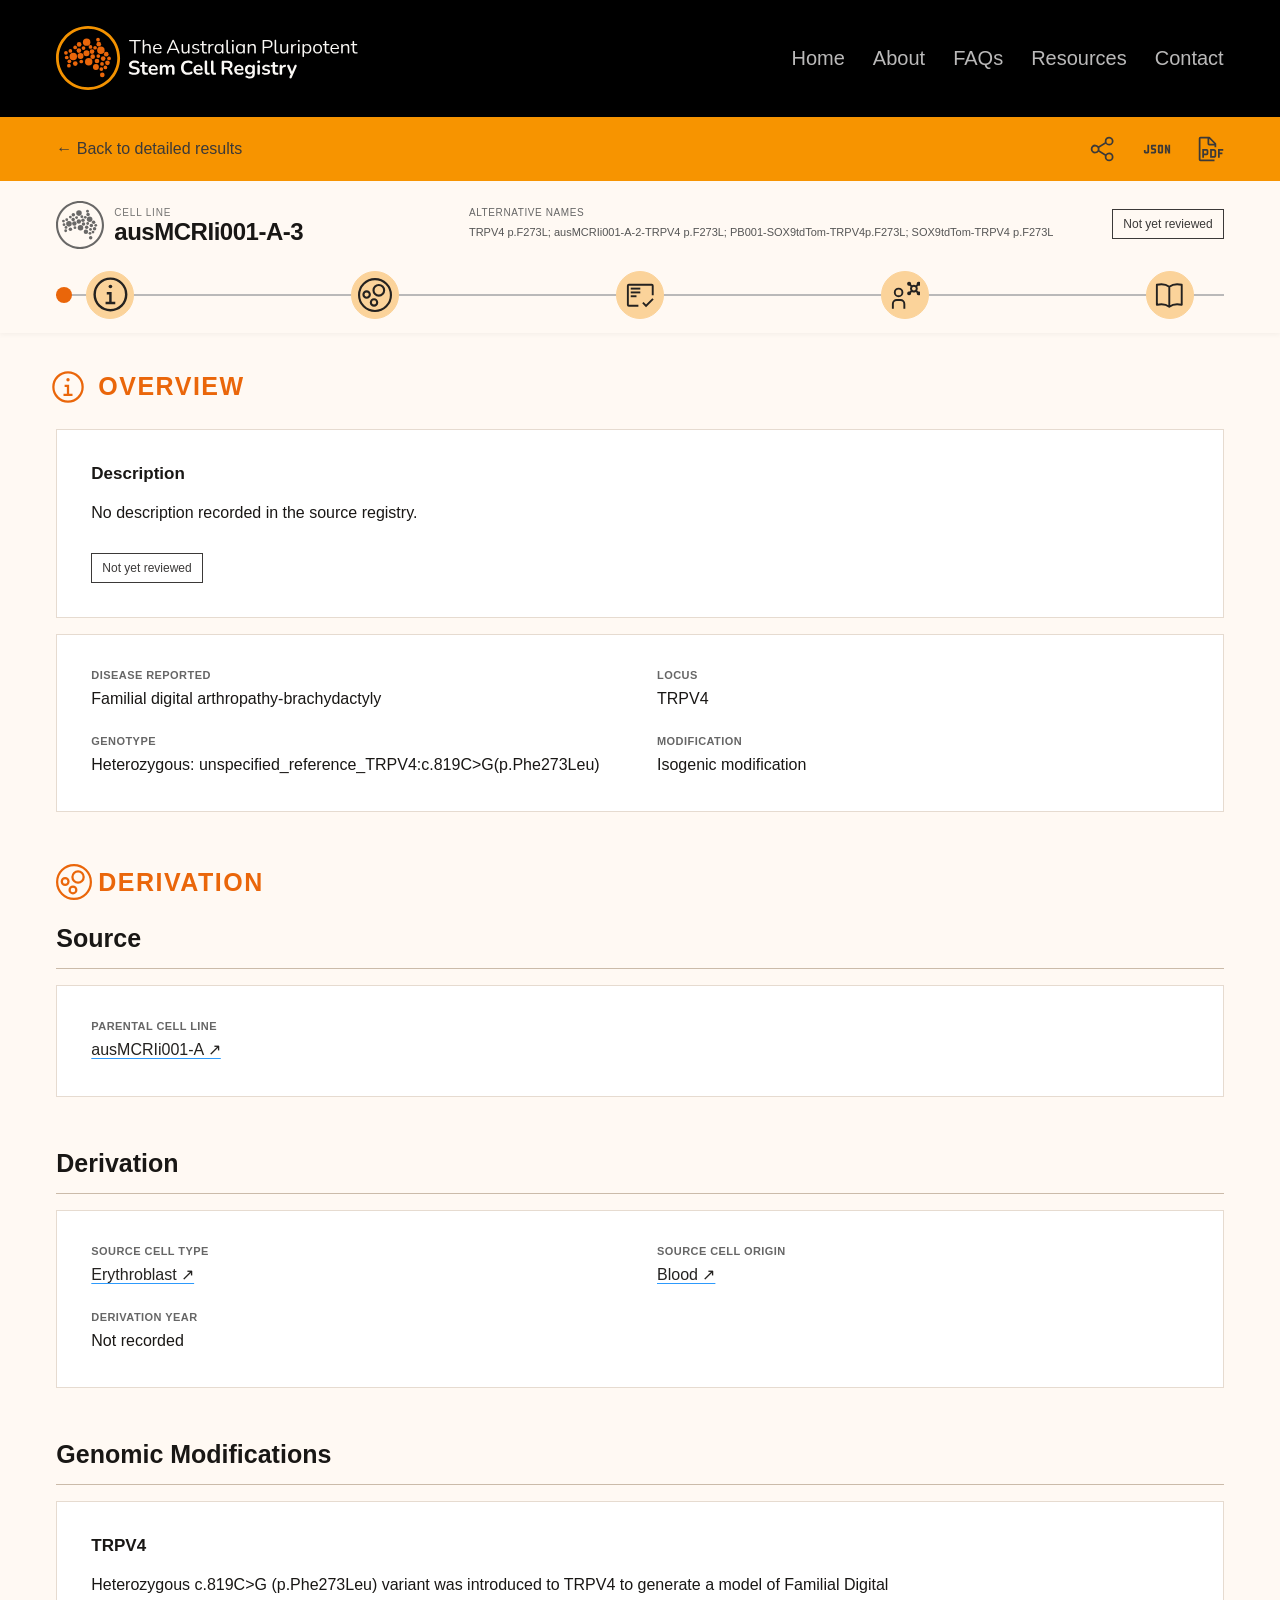
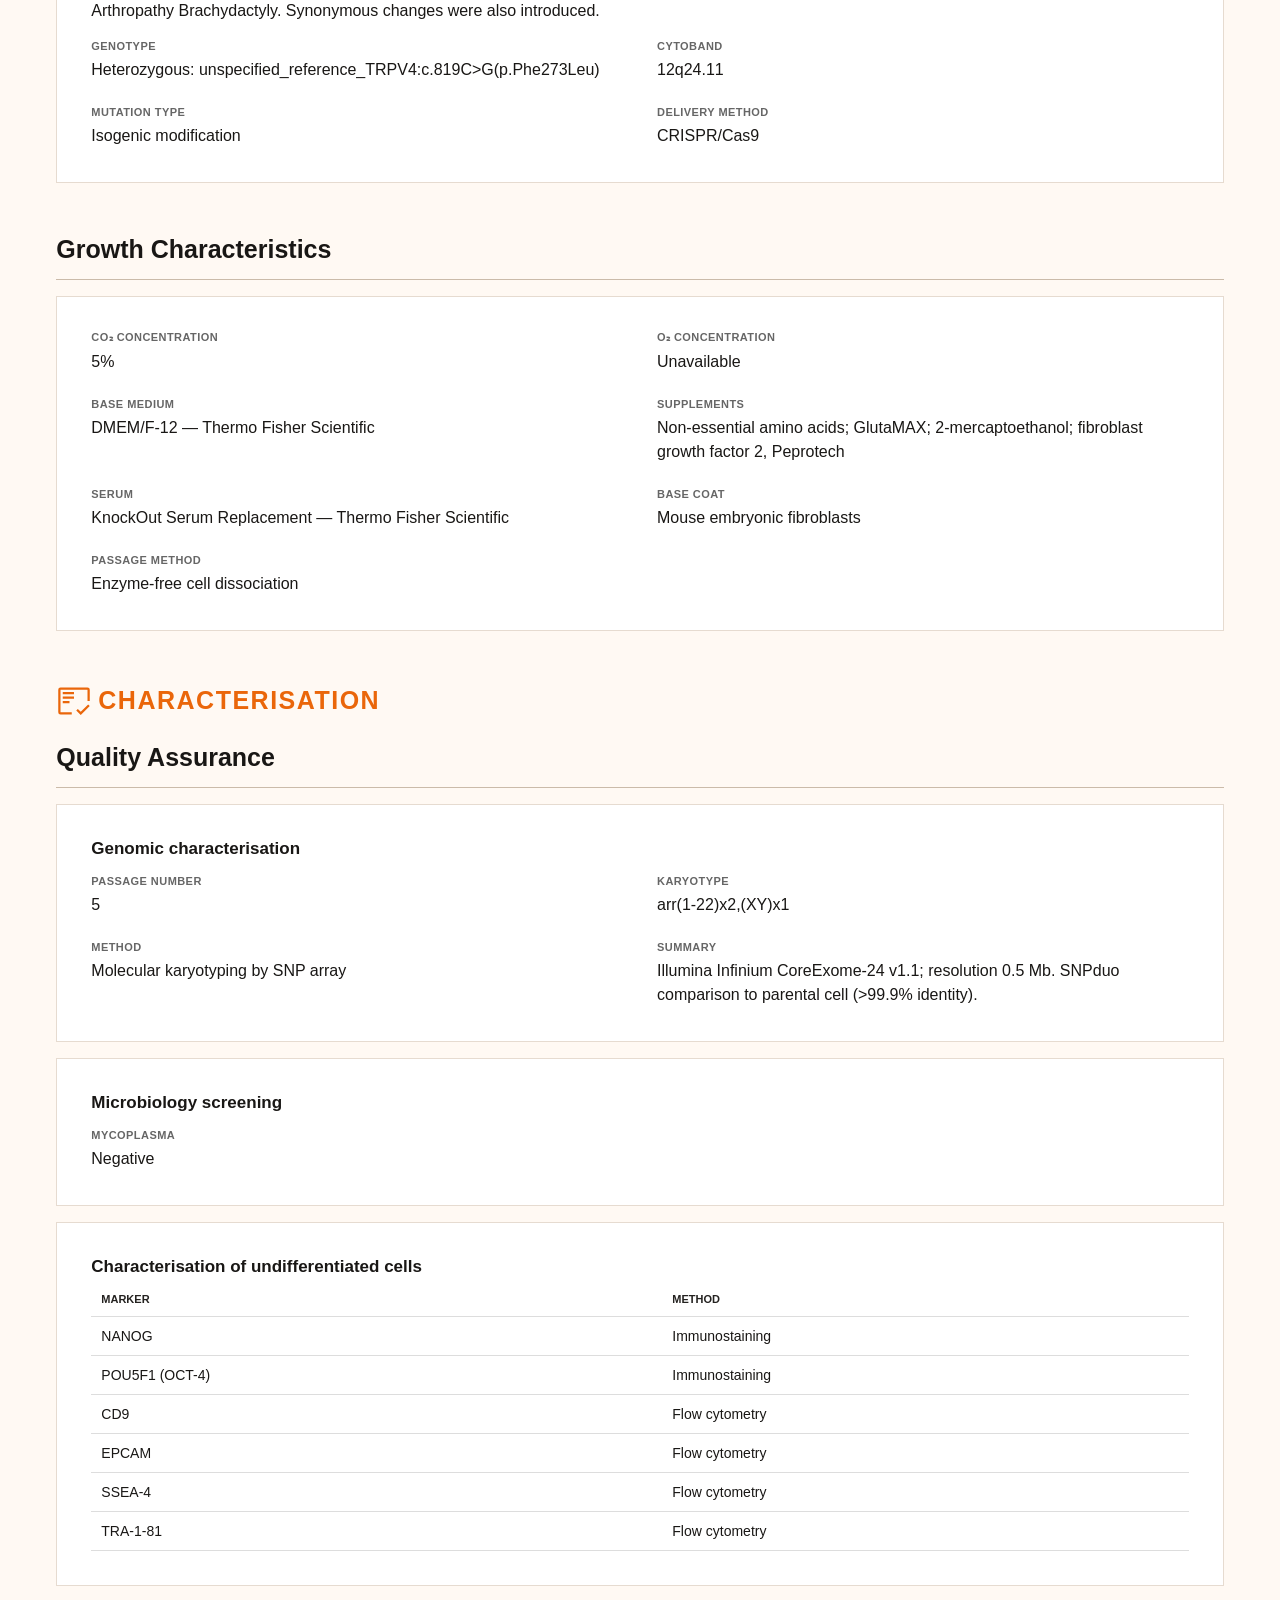
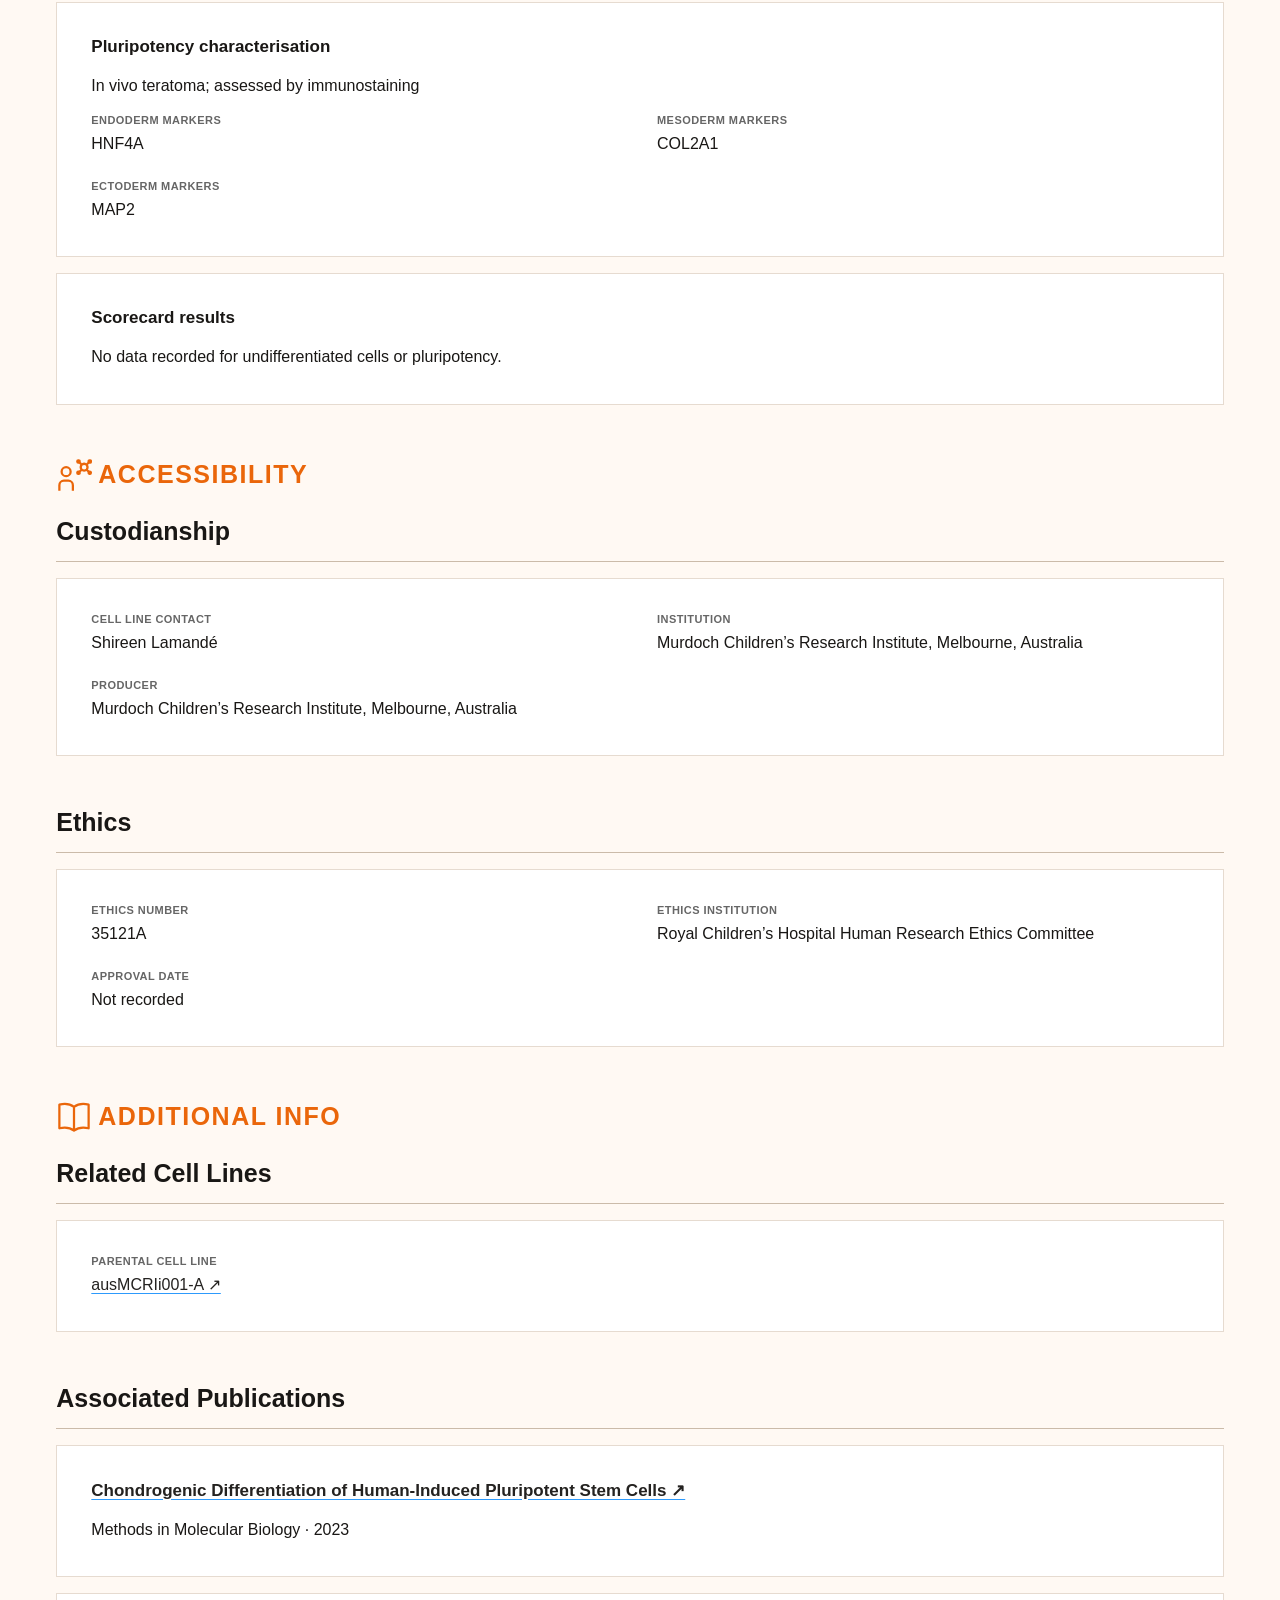
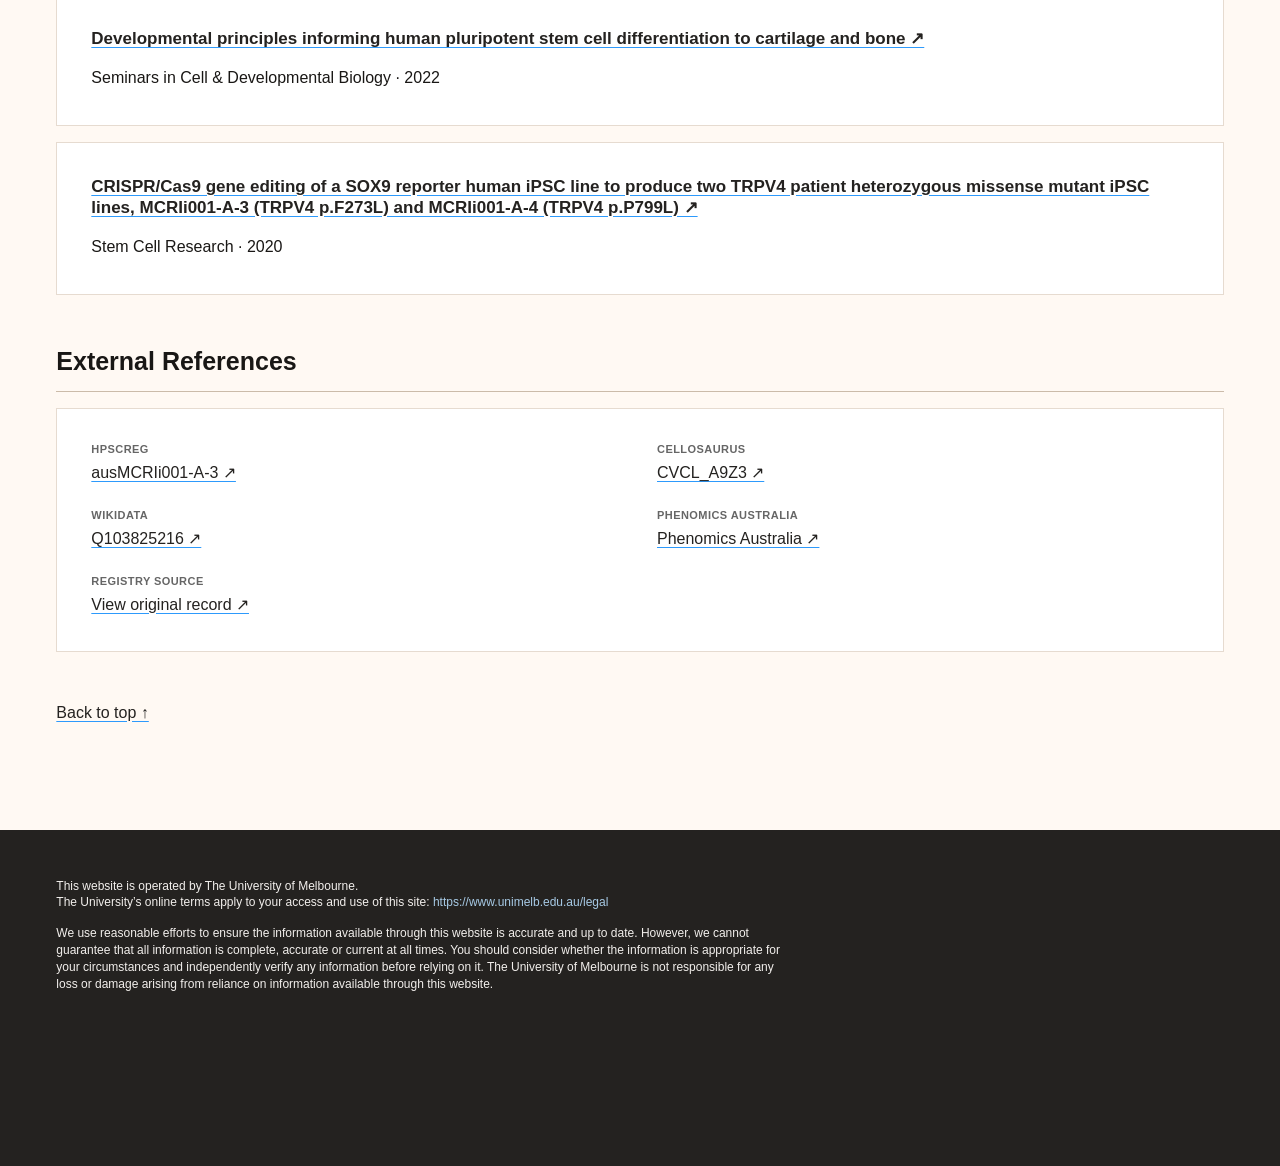
<file: cell-line-537.html>
<!doctype html><html lang="en"><head><meta name="theme-color" content="#000000"><meta charset="UTF-8"><meta name="viewport" content="width=device-width, initial-scale=1"><title>ausMCRIi001-A-3 — Australian Stem Cell Registry</title><link rel="stylesheet" href="https://rsms.me/inter/inter.css"><link rel="stylesheet" href="css/styles.css?v=20261008-mobile-margins"><link rel="stylesheet" href="css/cell-line.css"><link rel="stylesheet" href="css/record-layout.css?v=20261008-desktop-alignments"><link rel="stylesheet" href="css/site-navigation.css"><link rel="stylesheet" href="css/mobile-toolbars.css?v=20261008-shared-phone-margins"><link rel="stylesheet" href="css/footer.css?v=20261008-footer-draft"></head><body class="record-page record-redesign navigation-icons"><header class="site-header">

    <div class="header-inner">

      <a href="home.html" class="logo">
        <img
          src="assets/asr-logo.svg?v=approved-20260928"
          alt="Australian Pluripotent Stem Cell Registry">
      </a>


      <nav class="desktop-nav" aria-label="Main navigation"><a href="home.html">Home</a><a href="about.html">About</a><a href="faqs.html">FAQs</a><a href="resources.html">Resources</a><a href="contact.html">Contact</a></nav>


      <button
        class="mobile-menu-button"
        aria-label="Open menu">

        <span></span>
        <span></span>
        <span></span>

      </button>

    </div>

  </header>
<main><div class="record-fixed-top"><section class="listing-toolbar"><div class="toolbar-inner record-return-links"><a href="index.html" style="color:#3b3938;font-size:16px">← Back to detailed results</a><div class="record-actions"><button type="button" data-action="share" aria-label="Share this page" title="Share this page"><svg aria-hidden="true" focusable="false" fill="currentColor" xmlns="http://www.w3.org/2000/svg" viewBox="0 0 32 32"><path d="M23,20a5,5,0,0,0-3.89,1.89L11.8,17.32a4.46,4.46,0,0,0,0-2.64l7.31-4.57A5,5,0,1,0,18,7a4.79,4.79,0,0,0,.2,1.32l-7.31,4.57a5,5,0,1,0,0,6.22l7.31,4.57A4.79,4.79,0,0,0,18,25a5,5,0,1,0,5-5ZM23,4a3,3,0,1,1-3,3A3,3,0,0,1,23,4ZM7,19a3,3,0,1,1,3-3A3,3,0,0,1,7,19Zm16,9a3,3,0,1,1,3-3A3,3,0,0,1,23,28Z"/></svg></button><button type="button" data-action="json" aria-label="Download JSON" title="Download JSON"><svg aria-hidden="true" focusable="false" fill="currentColor" xmlns="http://www.w3.org/2000/svg" width="32" height="32" viewBox="0 0 32 32"><polygon points="31 11 31 21 29 21 27 15 27 21 25 21 25 11 27 11 29 17 29 11 31 11"/><path d="M21.3335,21h-2.667A1.6684,1.6684,0,0,1,17,19.3335v-6.667A1.6684,1.6684,0,0,1,18.6665,11h2.667A1.6684,1.6684,0,0,1,23,12.6665v6.667A1.6684,1.6684,0,0,1,21.3335,21ZM19,19h2V13H19Z"/><path d="M13.3335,21H9V19h4V17H11a2.002,2.002,0,0,1-2-2V12.6665A1.6684,1.6684,0,0,1,10.6665,11H15v2H11v2h2a2.002,2.002,0,0,1,2,2v2.3335A1.6684,1.6684,0,0,1,13.3335,21Z"/><path d="M5.3335,21H2.6665A1.6684,1.6684,0,0,1,1,19.3335V17H3v2H5V11H7v8.3335A1.6684,1.6684,0,0,1,5.3335,21Z"/></svg></button><button type="button" data-action="pdf" aria-label="Download PDF" title="Download PDF"><svg aria-hidden="true" focusable="false" fill="currentColor" xmlns="http://www.w3.org/2000/svg" width="32" height="32" viewBox="0 0 32 32">


  <polygon points="30 18 30 16 24 16 24 26 26 26 26 22 29 22 29 20 26 20 26 18 30 18"/>
  <path d="M19,26H15V16h4a3.0033,3.0033,0,0,1,3,3v4A3.0033,3.0033,0,0,1,19,26Zm-2-2h2a1.0011,1.0011,0,0,0,1-1V19a1.0011,1.0011,0,0,0-1-1H17Z"/>
  <path d="M11,16H6V26H8V23h3a2.0027,2.0027,0,0,0,2-2V18A2.0023,2.0023,0,0,0,11,16ZM8,21V18h3l.001,3Z"/>
  <path d="M22,14V10a.9092.9092,0,0,0-.3-.7l-7-7A.9087.9087,0,0,0,14,2H4A2.0059,2.0059,0,0,0,2,4V28a2,2,0,0,0,2,2H20V28H4V4h8v6a2.0059,2.0059,0,0,0,2,2h6v2Zm-8-4V4.4L19.6,10Z"/>

</svg>
</button></div></div></section>
<header class="record-hero"><div class="record-hero-inner"><div class="record-identity"><img class="registry-symbol" src="assets/asr-symbol-grey.svg" alt=""><div class="record-heading"><p class="record-eyebrow">CELL LINE</p><h1>ausMCRIi001-A-3</h1></div></div><p class="alternative-names"><strong>ALTERNATIVE NAMES</strong><span>TRPV4 p.F273L; ausMCRIi001-A-2-TRPV4 p.F273L; PB001-SOX9tdTom-TRPV4p.F273L; SOX9tdTom-TRPV4 p.F273L</span></p><div class="record-header-meta"><p class="record-status header-curation">Not yet reviewed</p></div></div></header>
<nav class="record-navigator" aria-label="Explore this cell line"><div class="navigator-inner"><div class="navigator-stops"><a href="#overview-content" data-stop="0" aria-label="Overview" title="Overview"><span class="navigation-dot" aria-hidden="true"><svg aria-hidden="true" focusable="false" fill="currentColor" xmlns="http://www.w3.org/2000/svg" width="32" height="32" viewBox="0 0 32 32">

  <polygon points="17 22 17 14 13 14 13 16 15 16 15 22 12 22 12 24 20 24 20 22 17 22"/>
  <path d="M16,8a1.5,1.5,0,1,0,1.5,1.5A1.5,1.5,0,0,0,16,8Z"/>
  <path d="M16,30A14,14,0,1,1,30,16,14,14,0,0,1,16,30ZM16,4A12,12,0,1,0,28,16,12,12,0,0,0,16,4Z"/>

</svg></span><span class="visually-hidden">Overview</span></a><a href="#source" data-stop="1" aria-label="How Made" title="How Made"><span class="navigation-dot" aria-hidden="true"><svg class="how-made-icon" aria-hidden="true" focusable="false" xmlns="http://www.w3.org/2000/svg" viewBox="0 0 32 32" fill="none" stroke="currentColor" stroke-width="2" stroke-miterlimit="10"><circle cx="16" cy="16" r="15"/><circle cx="19.6" cy="11.55" r="5"/><circle cx="8.12" cy="15.53" r="3"/><circle cx="15.07" cy="23" r="3"/></svg></span><span class="visually-hidden">How Made</span></a><a href="#quality" data-stop="2" aria-label="Characterisation" title="Characterisation"><span class="navigation-dot" aria-hidden="true"><svg aria-hidden="true" focusable="false" fill="currentColor" xmlns="http://www.w3.org/2000/svg" width="32" height="32" viewBox="0 0 32 32"><rect x="6" y="16" width="6" height="2"/><rect x="6" y="12" width="10" height="2"/><rect x="6" y="8" width="10" height="2"/><path d="M14,26H4V6H28V16h2V6a2,2,0,0,0-2-2H4A2,2,0,0,0,2,6V26a2,2,0,0,0,2,2H14Z"/><polygon points="22 25.59 19.41 23 18 24.41 22 28.41 30 20.41 28.59 19 22 25.59"/></svg></span><span class="visually-hidden">Characterisation</span></a><a href="#custodianship" data-stop="3" aria-label="Accessibility" title="Accessibility"><span class="navigation-dot" aria-hidden="true"><svg aria-hidden="true" focusable="false" fill="currentColor" xmlns="http://www.w3.org/2000/svg" width="32" height="32" viewBox="0 0 32 32">

  <path d="M16,30H14V25a3.0033,3.0033,0,0,0-3-3H7a3.0033,3.0033,0,0,0-3,3v5H2V25a5.0059,5.0059,0,0,1,5-5h4a5.0059,5.0059,0,0,1,5,5Z"/>
  <path d="M9,10a3,3,0,1,1-3,3,3,3,0,0,1,3-3M9,8a5,5,0,1,0,5,5A5,5,0,0,0,9,8Z"/>
  <path d="M30,12a1.9922,1.9922,0,0,0-.5117.0742L28.4331,11.019a3.8788,3.8788,0,0,0,0-4.038l1.0552-1.0552a2.0339,2.0339,0,1,0-1.4141-1.4141L27.019,5.5669a3.8788,3.8788,0,0,0-4.038,0L21.9258,4.5117a2.0339,2.0339,0,1,0-1.4141,1.4141L21.5669,6.981a3.8788,3.8788,0,0,0,0,4.038l-1.0552,1.0552a2.0339,2.0339,0,1,0,1.4141,1.4141l1.0552-1.0552a3.8788,3.8788,0,0,0,4.038,0l1.0552,1.0552A1.9957,1.9957,0,1,0,30,12ZM23,9a2,2,0,1,1,2,2A2.0025,2.0025,0,0,1,23,9Z"/>

</svg>
</span><span class="visually-hidden">Accessibility</span></a><a href="#related" data-stop="4" aria-label="Further Info" title="Further Info"><span class="navigation-dot" aria-hidden="true"><svg aria-hidden="true" focusable="false" fill="none" stroke="currentColor" stroke-width="2" stroke-linejoin="round" xmlns="http://www.w3.org/2000/svg" width="32" height="32" viewBox="0 0 32 32"><path d="M16 7C12 4 7 4 3 5v21c4-1 9-1 13 2 4-3 9-3 13-2V5c-4-1-9-1-13 2ZM16 7v21"/></svg></span><span class="visually-hidden">Further Info</span></a></div><input type="range" min="0" max="1000" value="0" step="1" aria-label="Scroll through cell line information" aria-valuetext="Overview"></div></nav>
</div><div class="record-content"><section class="record-section" id="overview-content"><p class="group-heading"><svg aria-hidden="true" focusable="false" fill="currentColor" xmlns="http://www.w3.org/2000/svg" width="32" height="32" viewBox="0 0 32 32">

  <polygon points="17 22 17 14 13 14 13 16 15 16 15 22 12 22 12 24 20 24 20 22 17 22"/>
  <path d="M16,8a1.5,1.5,0,1,0,1.5,1.5A1.5,1.5,0,0,0,16,8Z"/>
  <path d="M16,30A14,14,0,1,1,30,16,14,14,0,0,1,16,30ZM16,4A12,12,0,1,0,28,16,12,12,0,0,0,16,4Z"/>

</svg><span>OVERVIEW</span></p><div class="record-card"><h3>Description</h3><p>No description recorded in the source registry.</p><p class="record-status">Not yet reviewed</p></div><div class="record-card"><dl class="data-list"><div><dt>Disease reported</dt><dd>Familial digital arthropathy-brachydactyly</dd></div><div><dt>Locus</dt><dd>TRPV4</dd></div><div><dt>Genotype</dt><dd>Heterozygous: unspecified_reference_TRPV4:c.819C&gt;G(p.Phe273Leu)</dd></div><div><dt>Modification</dt><dd>Isogenic modification</dd></div></dl></div></section><section class="record-section" id="source"><p class="group-heading"><svg class="how-made-icon" aria-hidden="true" focusable="false" xmlns="http://www.w3.org/2000/svg" viewBox="0 0 32 32" fill="none" stroke="currentColor" stroke-width="2" stroke-miterlimit="10"><circle cx="16" cy="16" r="15"/><circle cx="19.6" cy="11.55" r="5"/><circle cx="8.12" cy="15.53" r="3"/><circle cx="15.07" cy="23" r="3"/></svg><span>DERIVATION</span></p><div class="section-heading"><h2>Source</h2></div><div class="record-card"><dl class="data-list"><div><dt>Parental cell line</dt><dd><a href="https://ausstemcellregistry.org.au/stem_cell/cell_line/363/" target="_blank" rel="noopener noreferrer">ausMCRIi001-A ↗</a></dd></div></dl></div></section><section class="record-section" id="derivation"><div class="section-heading"><h2>Derivation</h2></div><div class="record-card"><dl class="data-list"><div><dt>Source cell type</dt><dd><a href="http://purl.obolibrary.org/obo/CL_0000765" target="_blank" rel="noopener noreferrer">Erythroblast ↗</a></dd></div><div><dt>Source cell origin</dt><dd><a href="http://purl.obolibrary.org/obo/UBERON_0000178" target="_blank" rel="noopener noreferrer">Blood ↗</a></dd></div><div><dt>Derivation year</dt><dd>Not recorded</dd></div></dl></div></section><section class="record-section" id="modifications"><div class="section-heading"><h2>Genomic Modifications</h2></div><div class="record-card"><h3>TRPV4</h3><p>Heterozygous c.819C&gt;G (p.Phe273Leu) variant was introduced to TRPV4 to generate a model of Familial Digital Arthropathy Brachydactyly. Synonymous changes were also introduced.</p><dl class="data-list"><div><dt>Genotype</dt><dd>Heterozygous: unspecified_reference_TRPV4:c.819C&gt;G(p.Phe273Leu)</dd></div><div><dt>Cytoband</dt><dd>12q24.11</dd></div><div><dt>Mutation type</dt><dd>Isogenic modification</dd></div><div><dt>Delivery method</dt><dd>CRISPR/Cas9</dd></div></dl></div></section><section class="record-section" id="growth"><div class="section-heading"><h2>Growth Characteristics</h2></div><div class="record-card"><dl class="data-list"><div><dt>CO₂ concentration</dt><dd>5%</dd></div><div><dt>O₂ concentration</dt><dd>Unavailable</dd></div><div><dt>Base medium</dt><dd>DMEM/F-12 — Thermo Fisher Scientific</dd></div><div><dt>Supplements</dt><dd>Non-essential amino acids; GlutaMAX; 2-mercaptoethanol; fibroblast growth factor 2, Peprotech</dd></div><div><dt>Serum</dt><dd>KnockOut Serum Replacement — Thermo Fisher Scientific</dd></div><div><dt>Base coat</dt><dd>Mouse embryonic fibroblasts</dd></div><div><dt>Passage method</dt><dd>Enzyme-free cell dissociation</dd></div></dl></div></section><section class="record-section" id="quality"><p class="group-heading"><svg aria-hidden="true" focusable="false" fill="currentColor" xmlns="http://www.w3.org/2000/svg" width="32" height="32" viewBox="0 0 32 32"><rect x="6" y="16" width="6" height="2"/><rect x="6" y="12" width="10" height="2"/><rect x="6" y="8" width="10" height="2"/><path d="M14,26H4V6H28V16h2V6a2,2,0,0,0-2-2H4A2,2,0,0,0,2,6V26a2,2,0,0,0,2,2H14Z"/><polygon points="22 25.59 19.41 23 18 24.41 22 28.41 30 20.41 28.59 19 22 25.59"/></svg><span>CHARACTERISATION</span></p><div class="section-heading"><h2>Quality Assurance</h2></div><div class="record-card"><h3>Genomic characterisation</h3><dl class="data-list"><div><dt>Passage number</dt><dd>5</dd></div><div><dt>Karyotype</dt><dd>arr(1-22)x2,(XY)x1</dd></div><div><dt>Method</dt><dd>Molecular karyotyping by SNP array</dd></div><div><dt>Summary</dt><dd>Illumina Infinium CoreExome-24 v1.1; resolution 0.5 Mb. SNPduo comparison to parental cell (&gt;99.9% identity).</dd></div></dl></div><div class="record-card"><h3>Microbiology screening</h3><dl class="data-list"><div><dt>Mycoplasma</dt><dd>Negative</dd></div></dl></div><div class="record-card"><h3>Characterisation of undifferentiated cells</h3><table><thead><tr><th>Marker</th><th>Method</th></tr></thead><tbody><tr><td>NANOG</td><td>Immunostaining</td></tr><tr><td>POU5F1 (OCT-4)</td><td>Immunostaining</td></tr><tr><td>CD9</td><td>Flow cytometry</td></tr><tr><td>EPCAM</td><td>Flow cytometry</td></tr><tr><td>SSEA-4</td><td>Flow cytometry</td></tr><tr><td>TRA-1-81</td><td>Flow cytometry</td></tr></tbody></table></div><div class="record-card"><h3>Pluripotency characterisation</h3><p>In vivo teratoma; assessed by immunostaining</p><dl class="data-list"><div><dt>Endoderm markers</dt><dd>HNF4A</dd></div><div><dt>Mesoderm markers</dt><dd>COL2A1</dd></div><div><dt>Ectoderm markers</dt><dd>MAP2</dd></div></dl></div><div class="record-card"><h3>Scorecard results</h3><p>No data recorded for undifferentiated cells or pluripotency.</p></div></section><section class="record-section" id="custodianship"><p class="group-heading"><svg aria-hidden="true" focusable="false" fill="currentColor" xmlns="http://www.w3.org/2000/svg" width="32" height="32" viewBox="0 0 32 32">

  <path d="M16,30H14V25a3.0033,3.0033,0,0,0-3-3H7a3.0033,3.0033,0,0,0-3,3v5H2V25a5.0059,5.0059,0,0,1,5-5h4a5.0059,5.0059,0,0,1,5,5Z"/>
  <path d="M9,10a3,3,0,1,1-3,3,3,3,0,0,1,3-3M9,8a5,5,0,1,0,5,5A5,5,0,0,0,9,8Z"/>
  <path d="M30,12a1.9922,1.9922,0,0,0-.5117.0742L28.4331,11.019a3.8788,3.8788,0,0,0,0-4.038l1.0552-1.0552a2.0339,2.0339,0,1,0-1.4141-1.4141L27.019,5.5669a3.8788,3.8788,0,0,0-4.038,0L21.9258,4.5117a2.0339,2.0339,0,1,0-1.4141,1.4141L21.5669,6.981a3.8788,3.8788,0,0,0,0,4.038l-1.0552,1.0552a2.0339,2.0339,0,1,0,1.4141,1.4141l1.0552-1.0552a3.8788,3.8788,0,0,0,4.038,0l1.0552,1.0552A1.9957,1.9957,0,1,0,30,12ZM23,9a2,2,0,1,1,2,2A2.0025,2.0025,0,0,1,23,9Z"/>

</svg>
<span>ACCESSIBILITY</span></p><div class="section-heading"><h2>Custodianship</h2></div><div class="record-card"><dl class="data-list"><div><dt>Cell line contact</dt><dd>Shireen Lamandé</dd></div><div><dt>Institution</dt><dd>Murdoch Children’s Research Institute, Melbourne, Australia</dd></div><div><dt>Producer</dt><dd>Murdoch Children’s Research Institute, Melbourne, Australia</dd></div></dl></div></section><section class="record-section" id="ethics"><div class="section-heading"><h2>Ethics</h2></div><div class="record-card"><dl class="data-list"><div><dt>Ethics number</dt><dd>35121A</dd></div><div><dt>Ethics institution</dt><dd>Royal Children’s Hospital Human Research Ethics Committee</dd></div><div><dt>Approval date</dt><dd>Not recorded</dd></div></dl></div></section><section class="record-section" id="related"><p class="group-heading"><svg aria-hidden="true" focusable="false" fill="none" stroke="currentColor" stroke-width="2" stroke-linejoin="round" xmlns="http://www.w3.org/2000/svg" width="32" height="32" viewBox="0 0 32 32"><path d="M16 7C12 4 7 4 3 5v21c4-1 9-1 13 2 4-3 9-3 13-2V5c-4-1-9-1-13 2ZM16 7v21"/></svg><span>ADDITIONAL INFO</span></p><div class="section-heading"><h2>Related Cell Lines</h2></div><div class="record-card"><dl class="data-list"><div><dt>Parental cell line</dt><dd><a href="https://ausstemcellregistry.org.au/stem_cell/cell_line/363/" target="_blank" rel="noopener noreferrer">ausMCRIi001-A ↗</a></dd></div></dl></div></section><section class="record-section" id="publications"><div class="section-heading"><h2>Associated Publications</h2></div><div class="record-card"><h3><a href="https://doi.org/10.1007/978-1-0716-2839-3_8" target="_blank" rel="noopener noreferrer">Chondrogenic Differentiation of Human-Induced Pluripotent Stem Cells ↗</a></h3><p>Methods in Molecular Biology · 2023</p></div><div class="record-card"><h3><a href="https://doi.org/10.1016/j.semcdb.2021.11.024" target="_blank" rel="noopener noreferrer">Developmental principles informing human pluripotent stem cell differentiation to cartilage and bone ↗</a></h3><p>Seminars in Cell & Developmental Biology · 2022</p></div><div class="record-card"><h3><a href="https://doi.org/10.1016/j.scr.2020.101942" target="_blank" rel="noopener noreferrer">CRISPR/Cas9 gene editing of a SOX9 reporter human iPSC line to produce two TRPV4 patient heterozygous missense mutant iPSC lines, MCRIi001-A-3 (TRPV4 p.F273L) and MCRIi001-A-4 (TRPV4 p.P799L) ↗</a></h3><p>Stem Cell Research · 2020</p></div></section><section class="record-section" id="references"><div class="section-heading"><h2>External References</h2></div><div class="record-card"><dl class="data-list"><div><dt>hPSCreg</dt><dd><a href="https://hpscreg.eu/cell-line/MCRIi001-A-3" target="_blank" rel="noopener noreferrer">ausMCRIi001-A-3 ↗</a></dd></div><div><dt>Cellosaurus</dt><dd><a href="https://www.cellosaurus.org/CVCL_A9Z3" target="_blank" rel="noopener noreferrer">CVCL_A9Z3 ↗</a></dd></div><div><dt>Wikidata</dt><dd><a href="https://www.wikidata.org/wiki/Q103825216" target="_blank" rel="noopener noreferrer">Q103825216 ↗</a></dd></div><div><dt>Phenomics Australia</dt><dd><a href="https://phenomicsaustralia.org.au/in-vitro-genome-engineering-disease-modelling/" target="_blank" rel="noopener noreferrer">Phenomics Australia ↗</a></dd></div><div><dt>Registry source</dt><dd><a href="https://ausstemcellregistry.org.au/stem_cell/cell_line/537/" target="_blank" rel="noopener noreferrer">View original record ↗</a></dd></div></dl></div></section><a class="back-top" href="#">Back to top ↑</a></div></main><footer class="site-footer"><div class="footer-inner"><div class="footer-copy"><p>This website is operated by The University of Melbourne.<br>The University’s online terms apply to your access and use of this site: <a href="https://www.unimelb.edu.au/legal" target="_blank" rel="noopener noreferrer">https://www.unimelb.edu.au/legal</a></p><p>We use reasonable efforts to ensure the information available through this website is accurate and up to date. However, we cannot guarantee that all information is complete, accurate or current at all times. You should consider whether the information is appropriate for your circumstances and independently verify any information before relying on it. The University of Melbourne is not responsible for any loss or damage arising from reliance on information available through this website.</p></div></div></footer><div class="share-message" role="status" aria-live="polite"></div><script src="data/registry-records.js?v=20260929-aus-identifiers"></script><script src="js/record-layout.js?v=20261001-alternatives"></script><script src="js/site-navigation.js?v=desktop-click-fix"></script></body></html>
</file>
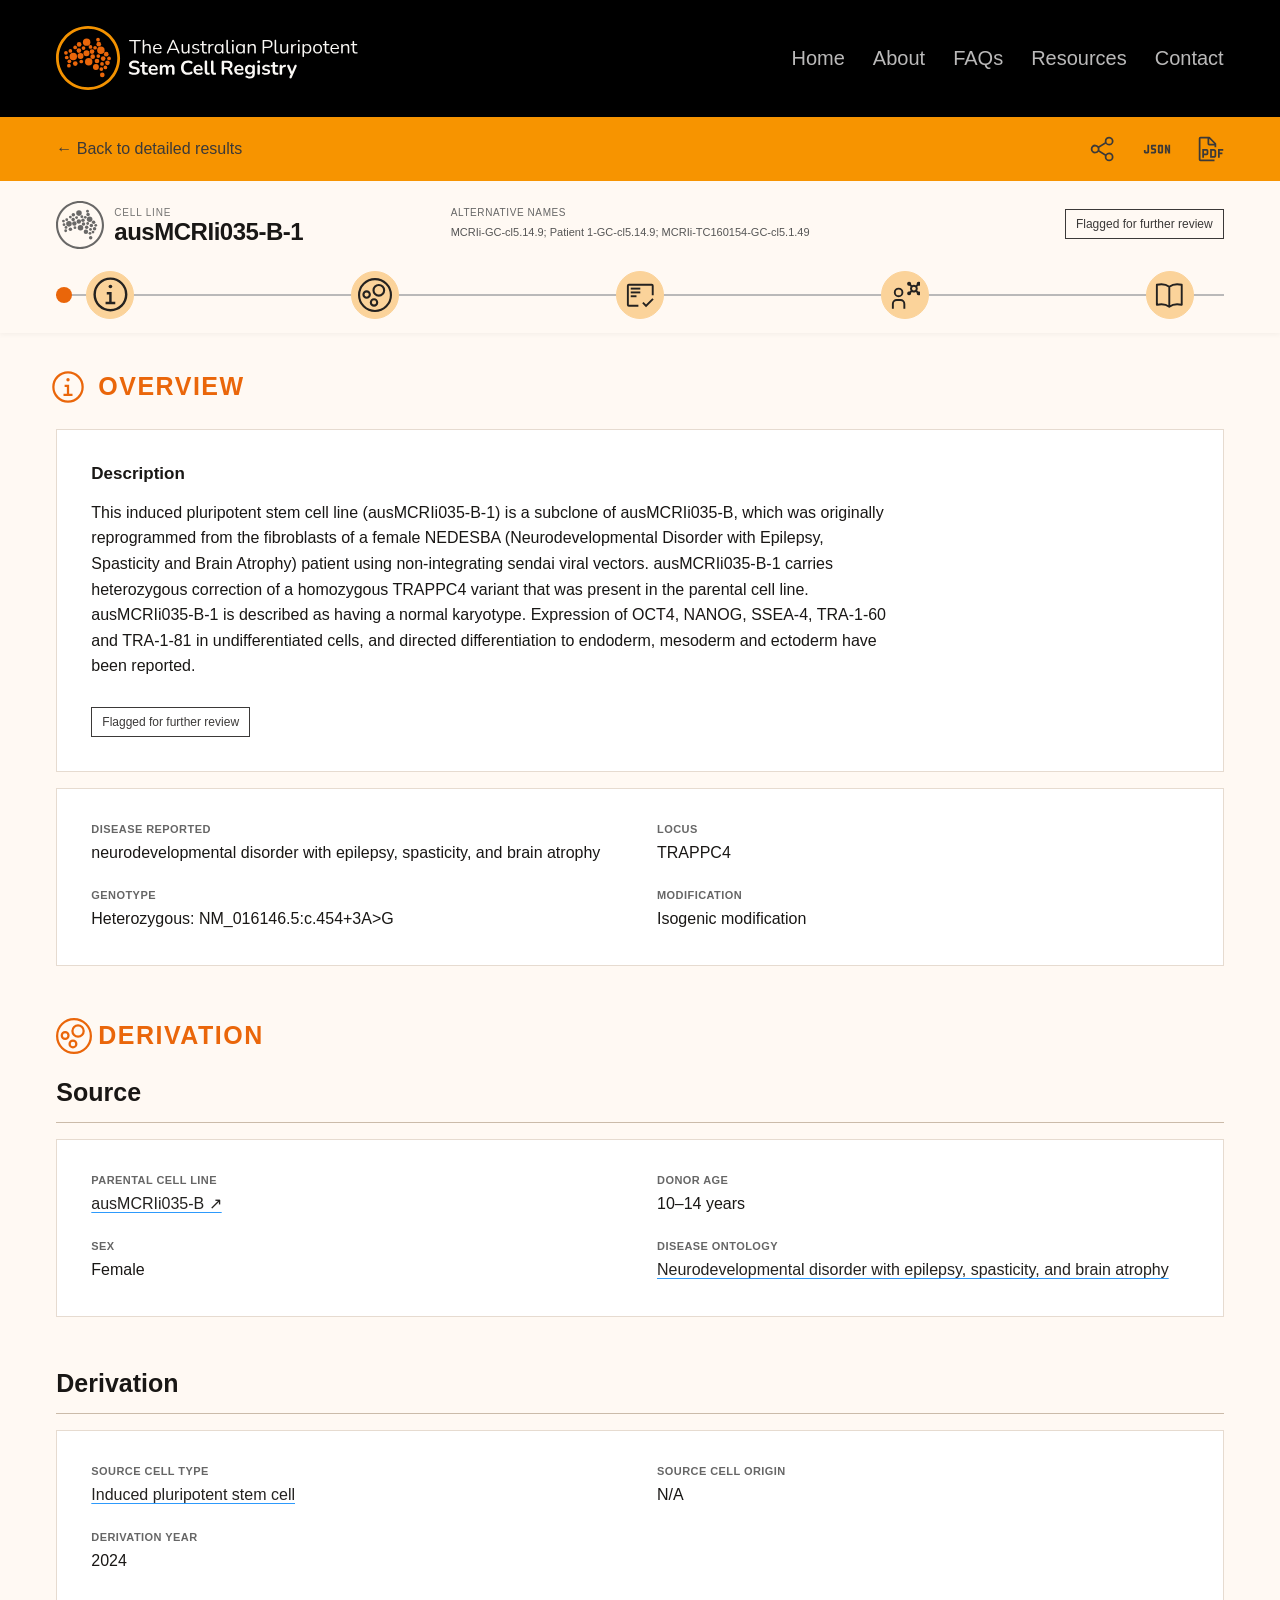
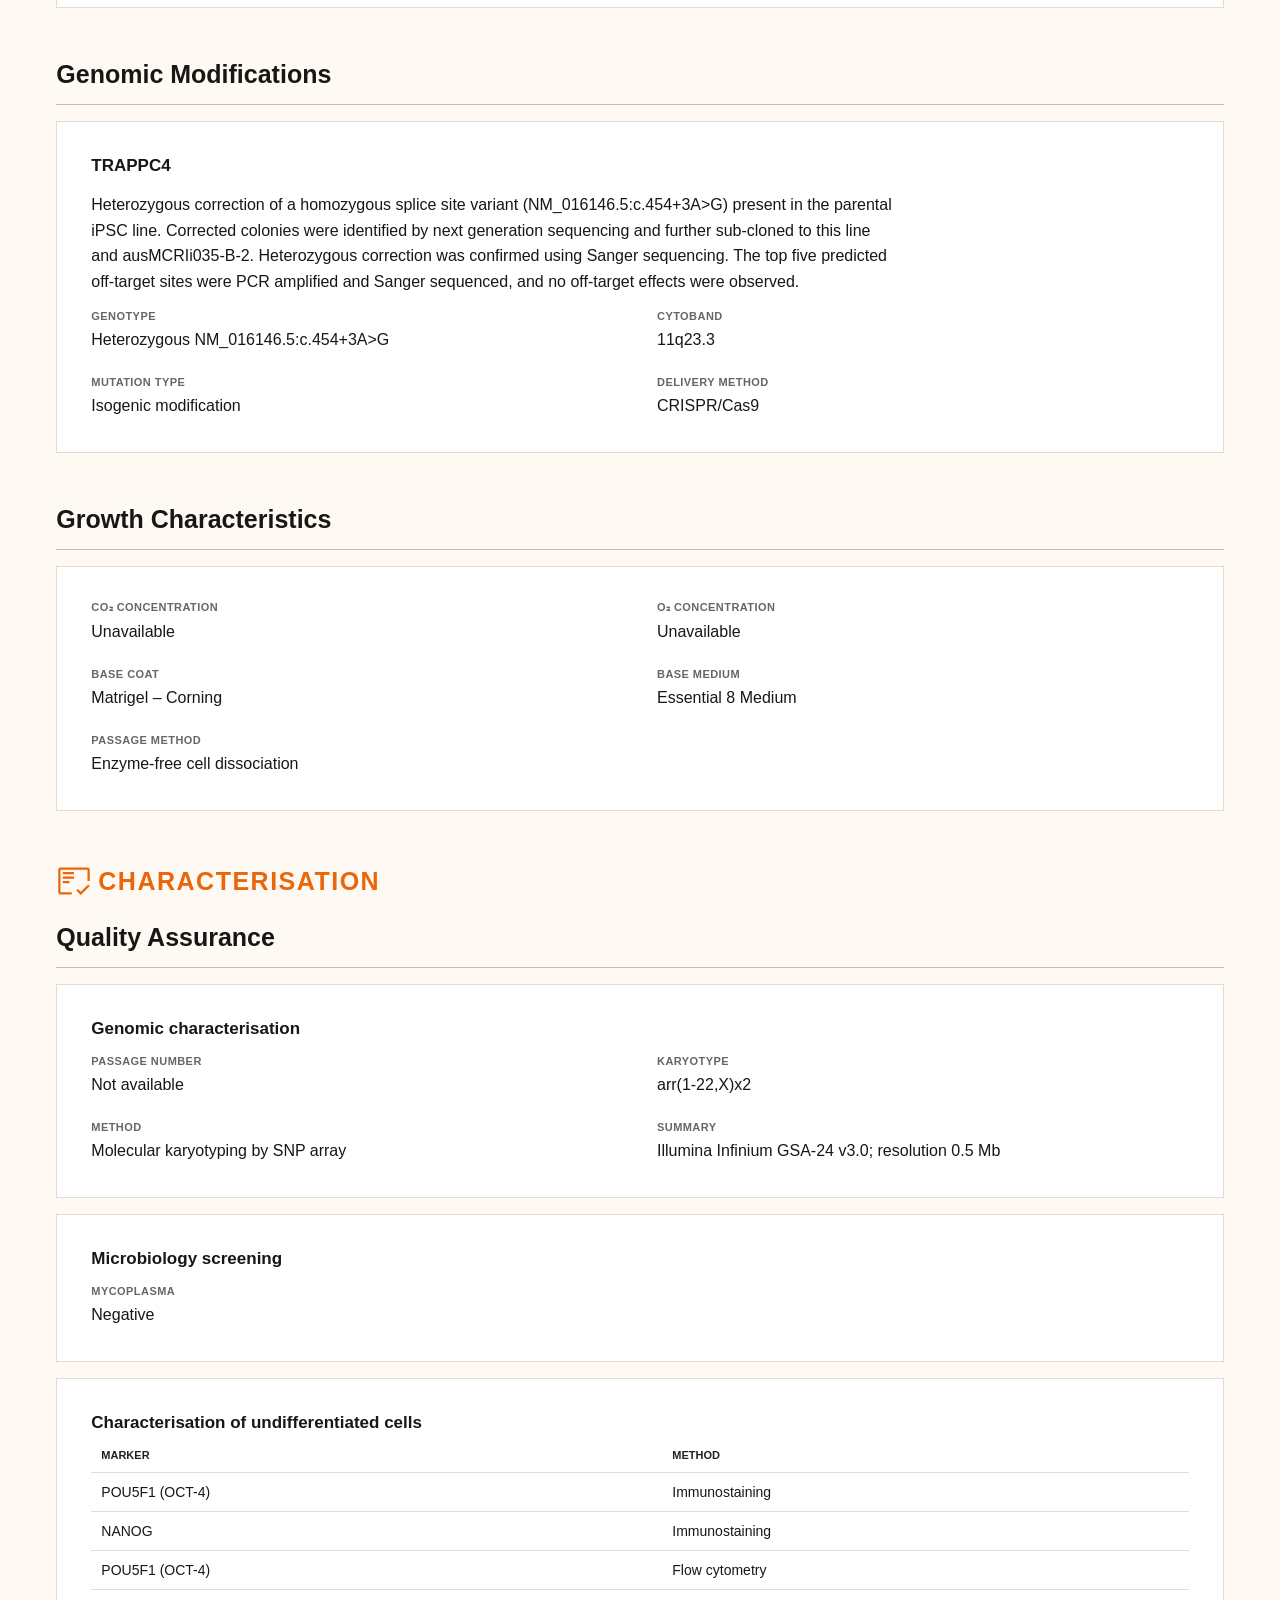
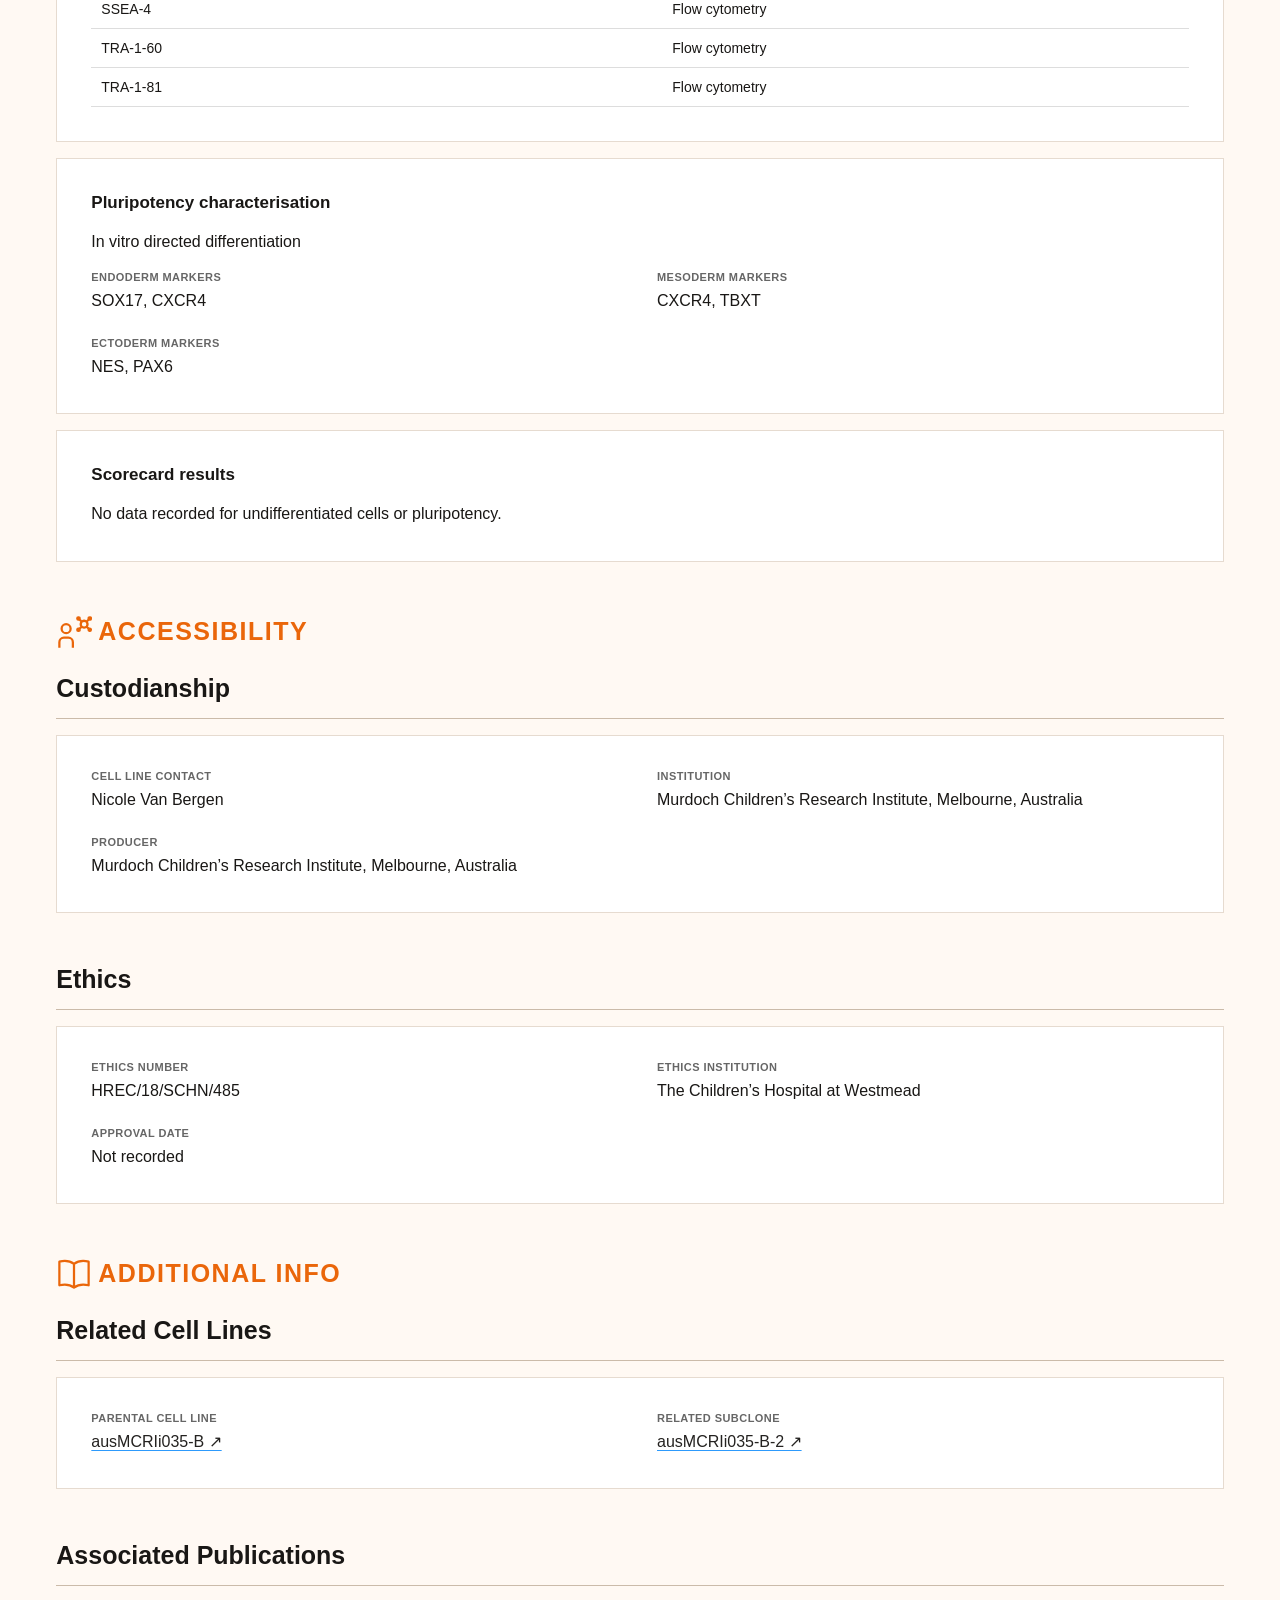
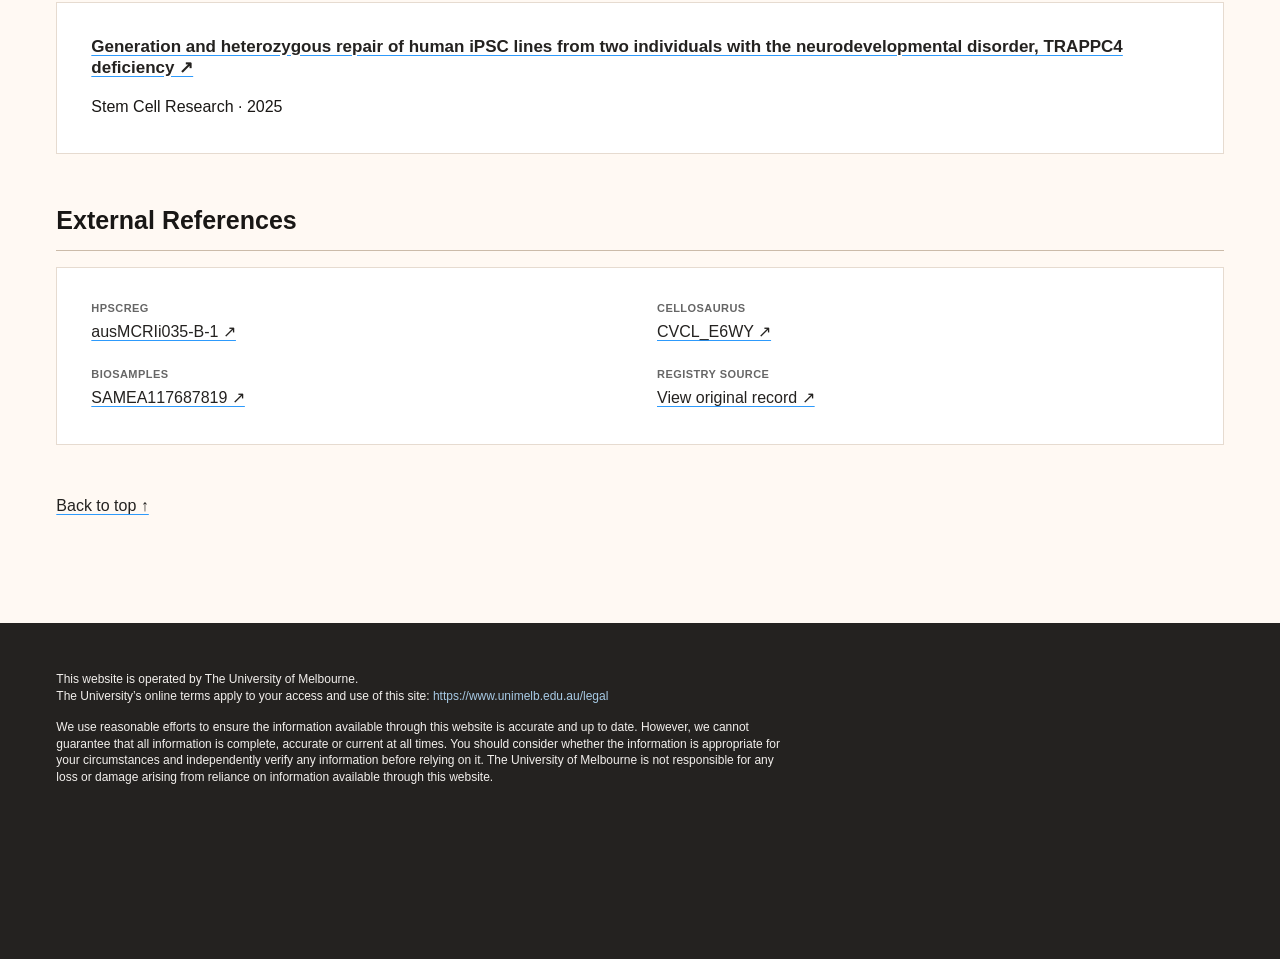
<file: cell-line-704.html>
<!doctype html><html lang="en"><head><meta name="theme-color" content="#000000"><meta charset="UTF-8"><meta name="viewport" content="width=device-width, initial-scale=1"><title>ausMCRIi035-B-1 — Australian Stem Cell Registry</title><link rel="stylesheet" href="https://rsms.me/inter/inter.css"><link rel="stylesheet" href="css/styles.css?v=20261008-mobile-margins"><link rel="stylesheet" href="css/cell-line.css"><link rel="stylesheet" href="css/record-layout.css?v=20261008-desktop-alignments"><link rel="stylesheet" href="css/site-navigation.css"><link rel="stylesheet" href="css/mobile-toolbars.css?v=20261008-shared-phone-margins"><link rel="stylesheet" href="css/footer.css?v=20261008-footer-draft"></head><body class="record-page record-redesign navigation-icons"><header class="site-header">

    <div class="header-inner">

      <a href="home.html" class="logo">
        <img
          src="assets/asr-logo.svg?v=approved-20260928"
          alt="Australian Pluripotent Stem Cell Registry">
      </a>


      <nav class="desktop-nav" aria-label="Main navigation"><a href="home.html">Home</a><a href="about.html">About</a><a href="faqs.html">FAQs</a><a href="resources.html">Resources</a><a href="contact.html">Contact</a></nav>


      <button
        class="mobile-menu-button"
        aria-label="Open menu">

        <span></span>
        <span></span>
        <span></span>

      </button>

    </div>

  </header>
<main><div class="record-fixed-top"><section class="listing-toolbar"><div class="toolbar-inner record-return-links"><a href="index.html" style="color:#3b3938;font-size:16px">← Back to detailed results</a><div class="record-actions"><button type="button" data-action="share" aria-label="Share this page" title="Share this page"><svg aria-hidden="true" focusable="false" fill="currentColor" xmlns="http://www.w3.org/2000/svg" viewBox="0 0 32 32"><path d="M23,20a5,5,0,0,0-3.89,1.89L11.8,17.32a4.46,4.46,0,0,0,0-2.64l7.31-4.57A5,5,0,1,0,18,7a4.79,4.79,0,0,0,.2,1.32l-7.31,4.57a5,5,0,1,0,0,6.22l7.31,4.57A4.79,4.79,0,0,0,18,25a5,5,0,1,0,5-5ZM23,4a3,3,0,1,1-3,3A3,3,0,0,1,23,4ZM7,19a3,3,0,1,1,3-3A3,3,0,0,1,7,19Zm16,9a3,3,0,1,1,3-3A3,3,0,0,1,23,28Z"/></svg></button><button type="button" data-action="json" aria-label="Download JSON" title="Download JSON"><svg aria-hidden="true" focusable="false" fill="currentColor" xmlns="http://www.w3.org/2000/svg" width="32" height="32" viewBox="0 0 32 32"><polygon points="31 11 31 21 29 21 27 15 27 21 25 21 25 11 27 11 29 17 29 11 31 11"/><path d="M21.3335,21h-2.667A1.6684,1.6684,0,0,1,17,19.3335v-6.667A1.6684,1.6684,0,0,1,18.6665,11h2.667A1.6684,1.6684,0,0,1,23,12.6665v6.667A1.6684,1.6684,0,0,1,21.3335,21ZM19,19h2V13H19Z"/><path d="M13.3335,21H9V19h4V17H11a2.002,2.002,0,0,1-2-2V12.6665A1.6684,1.6684,0,0,1,10.6665,11H15v2H11v2h2a2.002,2.002,0,0,1,2,2v2.3335A1.6684,1.6684,0,0,1,13.3335,21Z"/><path d="M5.3335,21H2.6665A1.6684,1.6684,0,0,1,1,19.3335V17H3v2H5V11H7v8.3335A1.6684,1.6684,0,0,1,5.3335,21Z"/></svg></button><button type="button" data-action="pdf" aria-label="Download PDF" title="Download PDF"><svg aria-hidden="true" focusable="false" fill="currentColor" xmlns="http://www.w3.org/2000/svg" width="32" height="32" viewBox="0 0 32 32">


  <polygon points="30 18 30 16 24 16 24 26 26 26 26 22 29 22 29 20 26 20 26 18 30 18"/>
  <path d="M19,26H15V16h4a3.0033,3.0033,0,0,1,3,3v4A3.0033,3.0033,0,0,1,19,26Zm-2-2h2a1.0011,1.0011,0,0,0,1-1V19a1.0011,1.0011,0,0,0-1-1H17Z"/>
  <path d="M11,16H6V26H8V23h3a2.0027,2.0027,0,0,0,2-2V18A2.0023,2.0023,0,0,0,11,16ZM8,21V18h3l.001,3Z"/>
  <path d="M22,14V10a.9092.9092,0,0,0-.3-.7l-7-7A.9087.9087,0,0,0,14,2H4A2.0059,2.0059,0,0,0,2,4V28a2,2,0,0,0,2,2H20V28H4V4h8v6a2.0059,2.0059,0,0,0,2,2h6v2Zm-8-4V4.4L19.6,10Z"/>

</svg>
</button></div></div></section>
<header class="record-hero"><div class="record-hero-inner"><div class="record-identity"><img class="registry-symbol" src="assets/asr-symbol-grey.svg" alt=""><div class="record-heading"><p class="record-eyebrow">CELL LINE</p><h1>ausMCRIi035-B-1</h1></div></div><p class="alternative-names"><strong>ALTERNATIVE NAMES</strong><span>MCRIi-GC-cl5.14.9; Patient 1-GC-cl5.14.9; MCRIi-TC160154-GC-cl5.1.49</span></p><div class="record-header-meta"><p class="record-status header-curation">Flagged for further review</p></div></div></header>
<nav class="record-navigator" aria-label="Explore this cell line"><div class="navigator-inner"><div class="navigator-stops"><a href="#overview-content" data-stop="0" aria-label="Overview" title="Overview"><span class="navigation-dot" aria-hidden="true"><svg aria-hidden="true" focusable="false" fill="currentColor" xmlns="http://www.w3.org/2000/svg" width="32" height="32" viewBox="0 0 32 32">

  <polygon points="17 22 17 14 13 14 13 16 15 16 15 22 12 22 12 24 20 24 20 22 17 22"/>
  <path d="M16,8a1.5,1.5,0,1,0,1.5,1.5A1.5,1.5,0,0,0,16,8Z"/>
  <path d="M16,30A14,14,0,1,1,30,16,14,14,0,0,1,16,30ZM16,4A12,12,0,1,0,28,16,12,12,0,0,0,16,4Z"/>

</svg></span><span class="visually-hidden">Overview</span></a><a href="#source" data-stop="1" aria-label="How Made" title="How Made"><span class="navigation-dot" aria-hidden="true"><svg class="how-made-icon" aria-hidden="true" focusable="false" xmlns="http://www.w3.org/2000/svg" viewBox="0 0 32 32" fill="none" stroke="currentColor" stroke-width="2" stroke-miterlimit="10"><circle cx="16" cy="16" r="15"/><circle cx="19.6" cy="11.55" r="5"/><circle cx="8.12" cy="15.53" r="3"/><circle cx="15.07" cy="23" r="3"/></svg></span><span class="visually-hidden">How Made</span></a><a href="#quality" data-stop="2" aria-label="Characterisation" title="Characterisation"><span class="navigation-dot" aria-hidden="true"><svg aria-hidden="true" focusable="false" fill="currentColor" xmlns="http://www.w3.org/2000/svg" width="32" height="32" viewBox="0 0 32 32"><rect x="6" y="16" width="6" height="2"/><rect x="6" y="12" width="10" height="2"/><rect x="6" y="8" width="10" height="2"/><path d="M14,26H4V6H28V16h2V6a2,2,0,0,0-2-2H4A2,2,0,0,0,2,6V26a2,2,0,0,0,2,2H14Z"/><polygon points="22 25.59 19.41 23 18 24.41 22 28.41 30 20.41 28.59 19 22 25.59"/></svg></span><span class="visually-hidden">Characterisation</span></a><a href="#custodianship" data-stop="3" aria-label="Accessibility" title="Accessibility"><span class="navigation-dot" aria-hidden="true"><svg aria-hidden="true" focusable="false" fill="currentColor" xmlns="http://www.w3.org/2000/svg" width="32" height="32" viewBox="0 0 32 32">

  <path d="M16,30H14V25a3.0033,3.0033,0,0,0-3-3H7a3.0033,3.0033,0,0,0-3,3v5H2V25a5.0059,5.0059,0,0,1,5-5h4a5.0059,5.0059,0,0,1,5,5Z"/>
  <path d="M9,10a3,3,0,1,1-3,3,3,3,0,0,1,3-3M9,8a5,5,0,1,0,5,5A5,5,0,0,0,9,8Z"/>
  <path d="M30,12a1.9922,1.9922,0,0,0-.5117.0742L28.4331,11.019a3.8788,3.8788,0,0,0,0-4.038l1.0552-1.0552a2.0339,2.0339,0,1,0-1.4141-1.4141L27.019,5.5669a3.8788,3.8788,0,0,0-4.038,0L21.9258,4.5117a2.0339,2.0339,0,1,0-1.4141,1.4141L21.5669,6.981a3.8788,3.8788,0,0,0,0,4.038l-1.0552,1.0552a2.0339,2.0339,0,1,0,1.4141,1.4141l1.0552-1.0552a3.8788,3.8788,0,0,0,4.038,0l1.0552,1.0552A1.9957,1.9957,0,1,0,30,12ZM23,9a2,2,0,1,1,2,2A2.0025,2.0025,0,0,1,23,9Z"/>

</svg>
</span><span class="visually-hidden">Accessibility</span></a><a href="#related" data-stop="4" aria-label="Further Info" title="Further Info"><span class="navigation-dot" aria-hidden="true"><svg aria-hidden="true" focusable="false" fill="none" stroke="currentColor" stroke-width="2" stroke-linejoin="round" xmlns="http://www.w3.org/2000/svg" width="32" height="32" viewBox="0 0 32 32"><path d="M16 7C12 4 7 4 3 5v21c4-1 9-1 13 2 4-3 9-3 13-2V5c-4-1-9-1-13 2ZM16 7v21"/></svg></span><span class="visually-hidden">Further Info</span></a></div><input type="range" min="0" max="1000" value="0" step="1" aria-label="Scroll through cell line information" aria-valuetext="Overview"></div></nav>
</div><div class="record-content"><section class="record-section" id="overview-content"><p class="group-heading"><svg aria-hidden="true" focusable="false" fill="currentColor" xmlns="http://www.w3.org/2000/svg" width="32" height="32" viewBox="0 0 32 32">

  <polygon points="17 22 17 14 13 14 13 16 15 16 15 22 12 22 12 24 20 24 20 22 17 22"/>
  <path d="M16,8a1.5,1.5,0,1,0,1.5,1.5A1.5,1.5,0,0,0,16,8Z"/>
  <path d="M16,30A14,14,0,1,1,30,16,14,14,0,0,1,16,30ZM16,4A12,12,0,1,0,28,16,12,12,0,0,0,16,4Z"/>

</svg><span>OVERVIEW</span></p><div class="record-card"><h3>Description</h3><p>This induced pluripotent stem cell line (ausMCRIi035-B-1) is a subclone of ausMCRIi035-B, which was originally reprogrammed from the fibroblasts of a female NEDESBA (Neurodevelopmental Disorder with Epilepsy, Spasticity and Brain Atrophy) patient using non-integrating sendai viral vectors. ausMCRIi035-B-1 carries heterozygous correction of a homozygous TRAPPC4 variant that was present in the parental cell line. ausMCRIi035-B-1 is described as having a normal karyotype. Expression of OCT4, NANOG, SSEA-4, TRA-1-60 and TRA-1-81 in undifferentiated cells, and directed differentiation to endoderm, mesoderm and ectoderm have been reported.</p><p class="record-status">Flagged for further review</p></div><div class="record-card"><dl class="data-list"><div><dt>Disease reported</dt><dd>neurodevelopmental disorder with epilepsy, spasticity, and brain atrophy</dd></div><div><dt>Locus</dt><dd>TRAPPC4</dd></div><div><dt>Genotype</dt><dd>Heterozygous: NM_016146.5:c.454+3A&gt;G</dd></div><div><dt>Modification</dt><dd>Isogenic modification</dd></div></dl></div></section><section class="record-section" id="source"><p class="group-heading"><svg class="how-made-icon" aria-hidden="true" focusable="false" xmlns="http://www.w3.org/2000/svg" viewBox="0 0 32 32" fill="none" stroke="currentColor" stroke-width="2" stroke-miterlimit="10"><circle cx="16" cy="16" r="15"/><circle cx="19.6" cy="11.55" r="5"/><circle cx="8.12" cy="15.53" r="3"/><circle cx="15.07" cy="23" r="3"/></svg><span>DERIVATION</span></p><div class="section-heading"><h2>Source</h2></div><div class="record-card"><dl class="data-list"><div><dt>Parental cell line</dt><dd><a href="https://ausstemcellregistry.org.au/stem_cell/cell_line/702/" target="_blank" rel="noopener noreferrer">ausMCRIi035-B ↗</a></dd></div><div><dt>Donor age</dt><dd>10–14 years</dd></div><div><dt>Sex</dt><dd>Female</dd></div><div><dt>Disease ontology</dt><dd><a href="https://www.ebi.ac.uk/ols4/ontologies/mondo/classes?iri=http%3A%2F%2Fpurl.obolibrary.org%2Fobo%2FMONDO_0032894" target="_blank" rel="noopener noreferrer">Neurodevelopmental disorder with epilepsy, spasticity, and brain atrophy</a></dd></div></dl></div></section><section class="record-section" id="derivation"><div class="section-heading"><h2>Derivation</h2></div><div class="record-card"><dl class="data-list"><div><dt>Source cell type</dt><dd><a href="https://www.ebi.ac.uk/ols4/ontologies/efo/classes?iri=http%3A%2F%2Fwww.ebi.ac.uk%2Fefo%2FEFO_0004905" target="_blank" rel="noopener noreferrer">Induced pluripotent stem cell</a></dd></div><div><dt>Source cell origin</dt><dd>N/A</dd></div><div><dt>Derivation year</dt><dd>2024</dd></div></dl></div></section><section class="record-section" id="modifications"><div class="section-heading"><h2>Genomic Modifications</h2></div><div class="record-card"><h3>TRAPPC4</h3><p>Heterozygous correction of a homozygous splice site variant (NM_016146.5:c.454+3A&gt;G) present in the parental iPSC line. Corrected colonies were identified by next generation sequencing and further sub-cloned to this line and ausMCRIi035-B-2. Heterozygous correction was confirmed using Sanger sequencing. The top five predicted off-target sites were PCR amplified and Sanger sequenced, and no off-target effects were observed.</p><dl class="data-list"><div><dt>Genotype</dt><dd>Heterozygous NM_016146.5:c.454+3A&gt;G</dd></div><div><dt>Cytoband</dt><dd>11q23.3</dd></div><div><dt>Mutation type</dt><dd>Isogenic modification</dd></div><div><dt>Delivery method</dt><dd>CRISPR/Cas9</dd></div></dl></div></section><section class="record-section" id="growth"><div class="section-heading"><h2>Growth Characteristics</h2></div><div class="record-card"><dl class="data-list"><div><dt>CO₂ concentration</dt><dd>Unavailable</dd></div><div><dt>O₂ concentration</dt><dd>Unavailable</dd></div><div><dt>Base coat</dt><dd>Matrigel – Corning</dd></div><div><dt>Base medium</dt><dd>Essential 8 Medium</dd></div><div><dt>Passage method</dt><dd>Enzyme-free cell dissociation</dd></div></dl></div></section><section class="record-section" id="quality"><p class="group-heading"><svg aria-hidden="true" focusable="false" fill="currentColor" xmlns="http://www.w3.org/2000/svg" width="32" height="32" viewBox="0 0 32 32"><rect x="6" y="16" width="6" height="2"/><rect x="6" y="12" width="10" height="2"/><rect x="6" y="8" width="10" height="2"/><path d="M14,26H4V6H28V16h2V6a2,2,0,0,0-2-2H4A2,2,0,0,0,2,6V26a2,2,0,0,0,2,2H14Z"/><polygon points="22 25.59 19.41 23 18 24.41 22 28.41 30 20.41 28.59 19 22 25.59"/></svg><span>CHARACTERISATION</span></p><div class="section-heading"><h2>Quality Assurance</h2></div><div class="record-card"><h3>Genomic characterisation</h3><dl class="data-list"><div><dt>Passage number</dt><dd>Not available</dd></div><div><dt>Karyotype</dt><dd>arr(1-22,X)x2</dd></div><div><dt>Method</dt><dd>Molecular karyotyping by SNP array</dd></div><div><dt>Summary</dt><dd>Illumina Infinium GSA-24 v3.0; resolution 0.5 Mb</dd></div></dl></div><div class="record-card"><h3>Microbiology screening</h3><dl class="data-list"><div><dt>Mycoplasma</dt><dd>Negative</dd></div></dl></div><div class="record-card"><h3>Characterisation of undifferentiated cells</h3><table><thead><tr><th>Marker</th><th>Method</th></tr></thead><tbody><tr><td>POU5F1 (OCT-4)</td><td>Immunostaining</td></tr><tr><td>NANOG</td><td>Immunostaining</td></tr><tr><td>POU5F1 (OCT-4)</td><td>Flow cytometry</td></tr><tr><td>SSEA-4</td><td>Flow cytometry</td></tr><tr><td>TRA-1-60</td><td>Flow cytometry</td></tr><tr><td>TRA-1-81</td><td>Flow cytometry</td></tr></tbody></table></div><div class="record-card"><h3>Pluripotency characterisation</h3><p>In vitro directed differentiation</p><dl class="data-list"><div><dt>Endoderm markers</dt><dd>SOX17, CXCR4</dd></div><div><dt>Mesoderm markers</dt><dd>CXCR4, TBXT</dd></div><div><dt>Ectoderm markers</dt><dd>NES, PAX6</dd></div></dl></div><div class="record-card"><h3>Scorecard results</h3><p>No data recorded for undifferentiated cells or pluripotency.</p></div></section><section class="record-section" id="custodianship"><p class="group-heading"><svg aria-hidden="true" focusable="false" fill="currentColor" xmlns="http://www.w3.org/2000/svg" width="32" height="32" viewBox="0 0 32 32">

  <path d="M16,30H14V25a3.0033,3.0033,0,0,0-3-3H7a3.0033,3.0033,0,0,0-3,3v5H2V25a5.0059,5.0059,0,0,1,5-5h4a5.0059,5.0059,0,0,1,5,5Z"/>
  <path d="M9,10a3,3,0,1,1-3,3,3,3,0,0,1,3-3M9,8a5,5,0,1,0,5,5A5,5,0,0,0,9,8Z"/>
  <path d="M30,12a1.9922,1.9922,0,0,0-.5117.0742L28.4331,11.019a3.8788,3.8788,0,0,0,0-4.038l1.0552-1.0552a2.0339,2.0339,0,1,0-1.4141-1.4141L27.019,5.5669a3.8788,3.8788,0,0,0-4.038,0L21.9258,4.5117a2.0339,2.0339,0,1,0-1.4141,1.4141L21.5669,6.981a3.8788,3.8788,0,0,0,0,4.038l-1.0552,1.0552a2.0339,2.0339,0,1,0,1.4141,1.4141l1.0552-1.0552a3.8788,3.8788,0,0,0,4.038,0l1.0552,1.0552A1.9957,1.9957,0,1,0,30,12ZM23,9a2,2,0,1,1,2,2A2.0025,2.0025,0,0,1,23,9Z"/>

</svg>
<span>ACCESSIBILITY</span></p><div class="section-heading"><h2>Custodianship</h2></div><div class="record-card"><dl class="data-list"><div><dt>Cell line contact</dt><dd>Nicole Van Bergen</dd></div><div><dt>Institution</dt><dd>Murdoch Children’s Research Institute, Melbourne, Australia</dd></div><div><dt>Producer</dt><dd>Murdoch Children’s Research Institute, Melbourne, Australia</dd></div></dl></div></section><section class="record-section" id="ethics"><div class="section-heading"><h2>Ethics</h2></div><div class="record-card"><dl class="data-list"><div><dt>Ethics number</dt><dd>HREC/18/SCHN/485</dd></div><div><dt>Ethics institution</dt><dd>The Children’s Hospital at Westmead</dd></div><div><dt>Approval date</dt><dd>Not recorded</dd></div></dl></div></section><section class="record-section" id="related"><p class="group-heading"><svg aria-hidden="true" focusable="false" fill="none" stroke="currentColor" stroke-width="2" stroke-linejoin="round" xmlns="http://www.w3.org/2000/svg" width="32" height="32" viewBox="0 0 32 32"><path d="M16 7C12 4 7 4 3 5v21c4-1 9-1 13 2 4-3 9-3 13-2V5c-4-1-9-1-13 2ZM16 7v21"/></svg><span>ADDITIONAL INFO</span></p><div class="section-heading"><h2>Related Cell Lines</h2></div><div class="record-card"><dl class="data-list"><div><dt>Parental cell line</dt><dd><a href="https://ausstemcellregistry.org.au/stem_cell/cell_line/702/" target="_blank" rel="noopener noreferrer">ausMCRIi035-B ↗</a></dd></div><div><dt>Related subclone</dt><dd><a href="https://ausstemcellregistry.org.au/stem_cell/cell_line/703/" target="_blank" rel="noopener noreferrer">ausMCRIi035-B-2 ↗</a></dd></div></dl></div></section><section class="record-section" id="publications"><div class="section-heading"><h2>Associated Publications</h2></div><div class="record-card"><h3><a href="https://doi.org/10.1016/j.scr.2024.103640" target="_blank" rel="noopener noreferrer">Generation and heterozygous repair of human iPSC lines from two individuals with the neurodevelopmental disorder, TRAPPC4 deficiency ↗</a></h3><p>Stem Cell Research · 2025</p></div></section><section class="record-section" id="references"><div class="section-heading"><h2>External References</h2></div><div class="record-card"><dl class="data-list"><div><dt>hPSCreg</dt><dd><a href="https://hpscreg.eu/cell-line/MCRIi035-B-1" target="_blank" rel="noopener noreferrer">ausMCRIi035-B-1 ↗</a></dd></div><div><dt>Cellosaurus</dt><dd><a href="https://www.cellosaurus.org/CVCL_E6WY" target="_blank" rel="noopener noreferrer">CVCL_E6WY ↗</a></dd></div><div><dt>BioSamples</dt><dd><a href="https://www.ebi.ac.uk/biosamples/samples/SAMEA117687819" target="_blank" rel="noopener noreferrer">SAMEA117687819 ↗</a></dd></div><div><dt>Registry source</dt><dd><a href="https://ausstemcellregistry.org.au/stem_cell/cell_line/704/" target="_blank" rel="noopener noreferrer">View original record ↗</a></dd></div></dl></div></section><a class="back-top" href="#">Back to top ↑</a></div></main><footer class="site-footer"><div class="footer-inner"><div class="footer-copy"><p>This website is operated by The University of Melbourne.<br>The University’s online terms apply to your access and use of this site: <a href="https://www.unimelb.edu.au/legal" target="_blank" rel="noopener noreferrer">https://www.unimelb.edu.au/legal</a></p><p>We use reasonable efforts to ensure the information available through this website is accurate and up to date. However, we cannot guarantee that all information is complete, accurate or current at all times. You should consider whether the information is appropriate for your circumstances and independently verify any information before relying on it. The University of Melbourne is not responsible for any loss or damage arising from reliance on information available through this website.</p></div></div></footer><div class="share-message" role="status" aria-live="polite"></div><script src="data/registry-records.js?v=20260929-aus-identifiers"></script><script src="js/record-layout.js?v=20261001-detail-refinement"></script><script src="js/site-navigation.js?v=desktop-click-fix"></script></body></html>
</file>
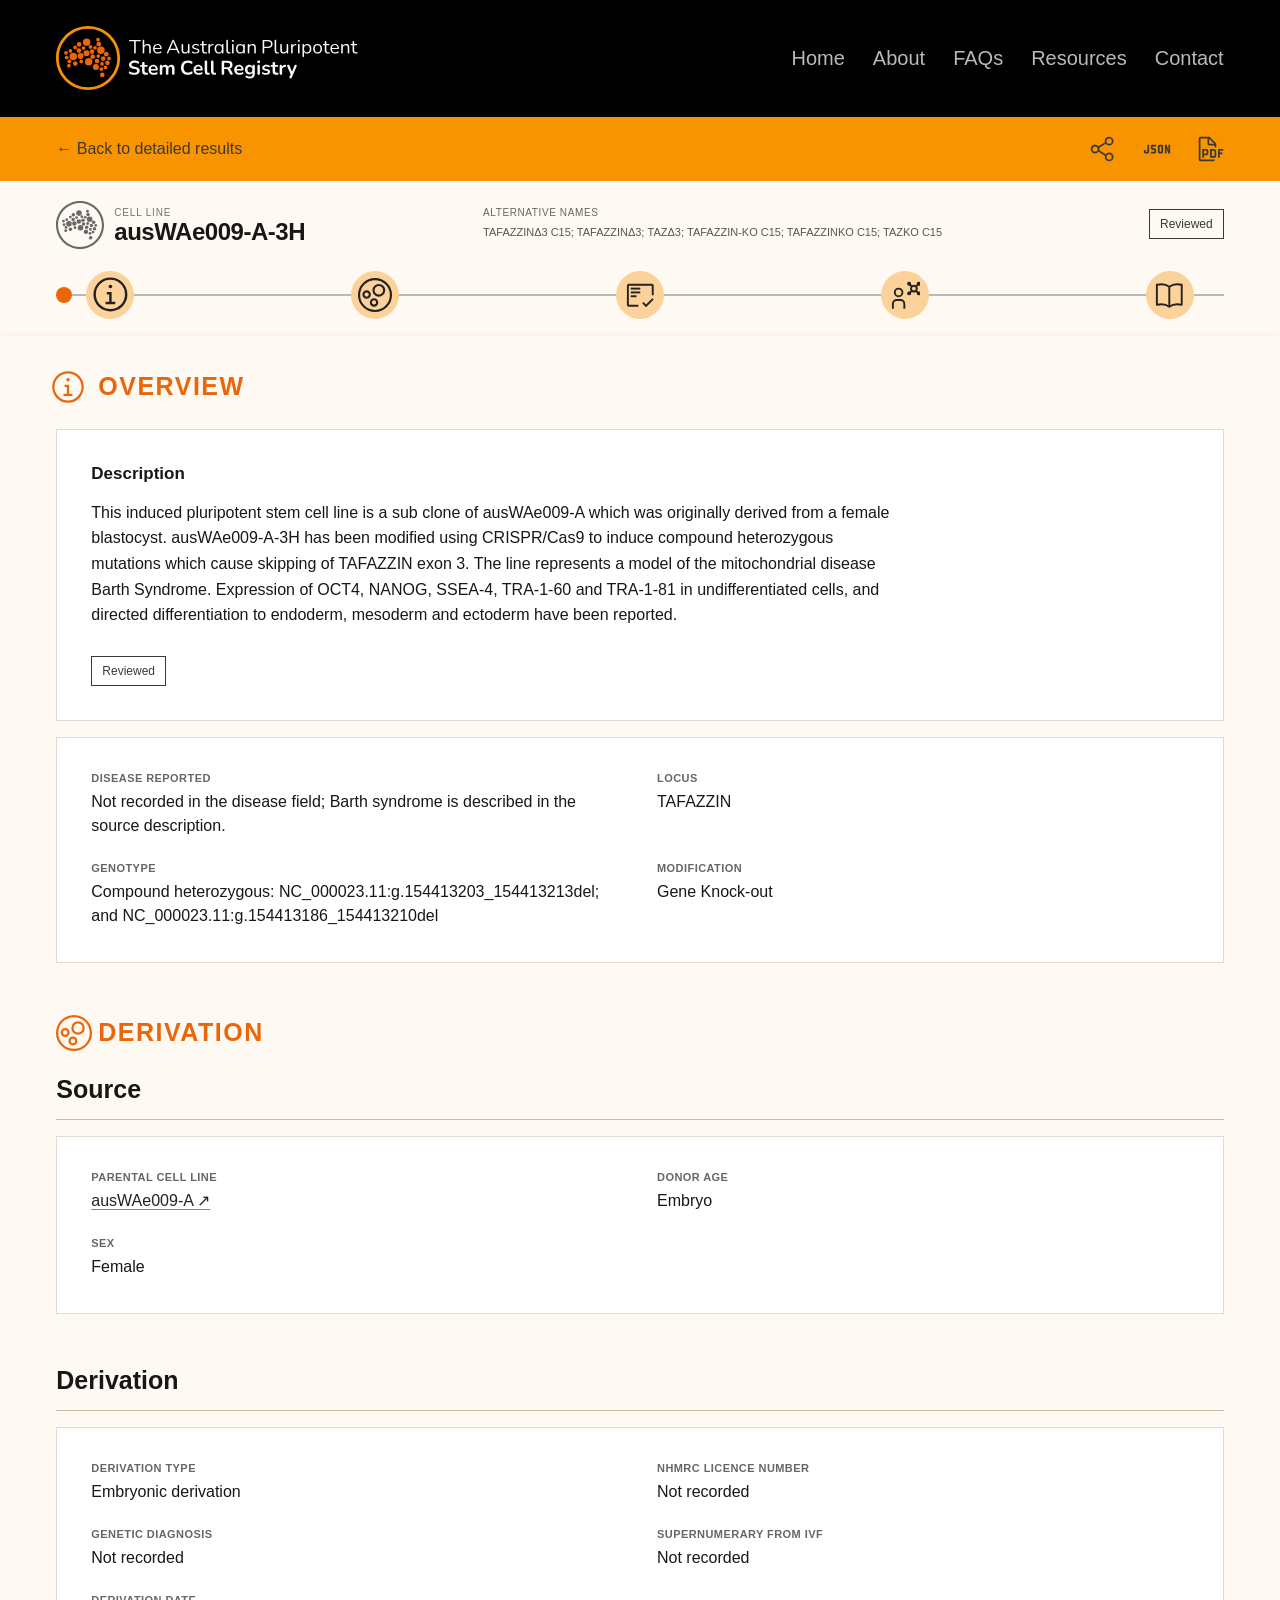
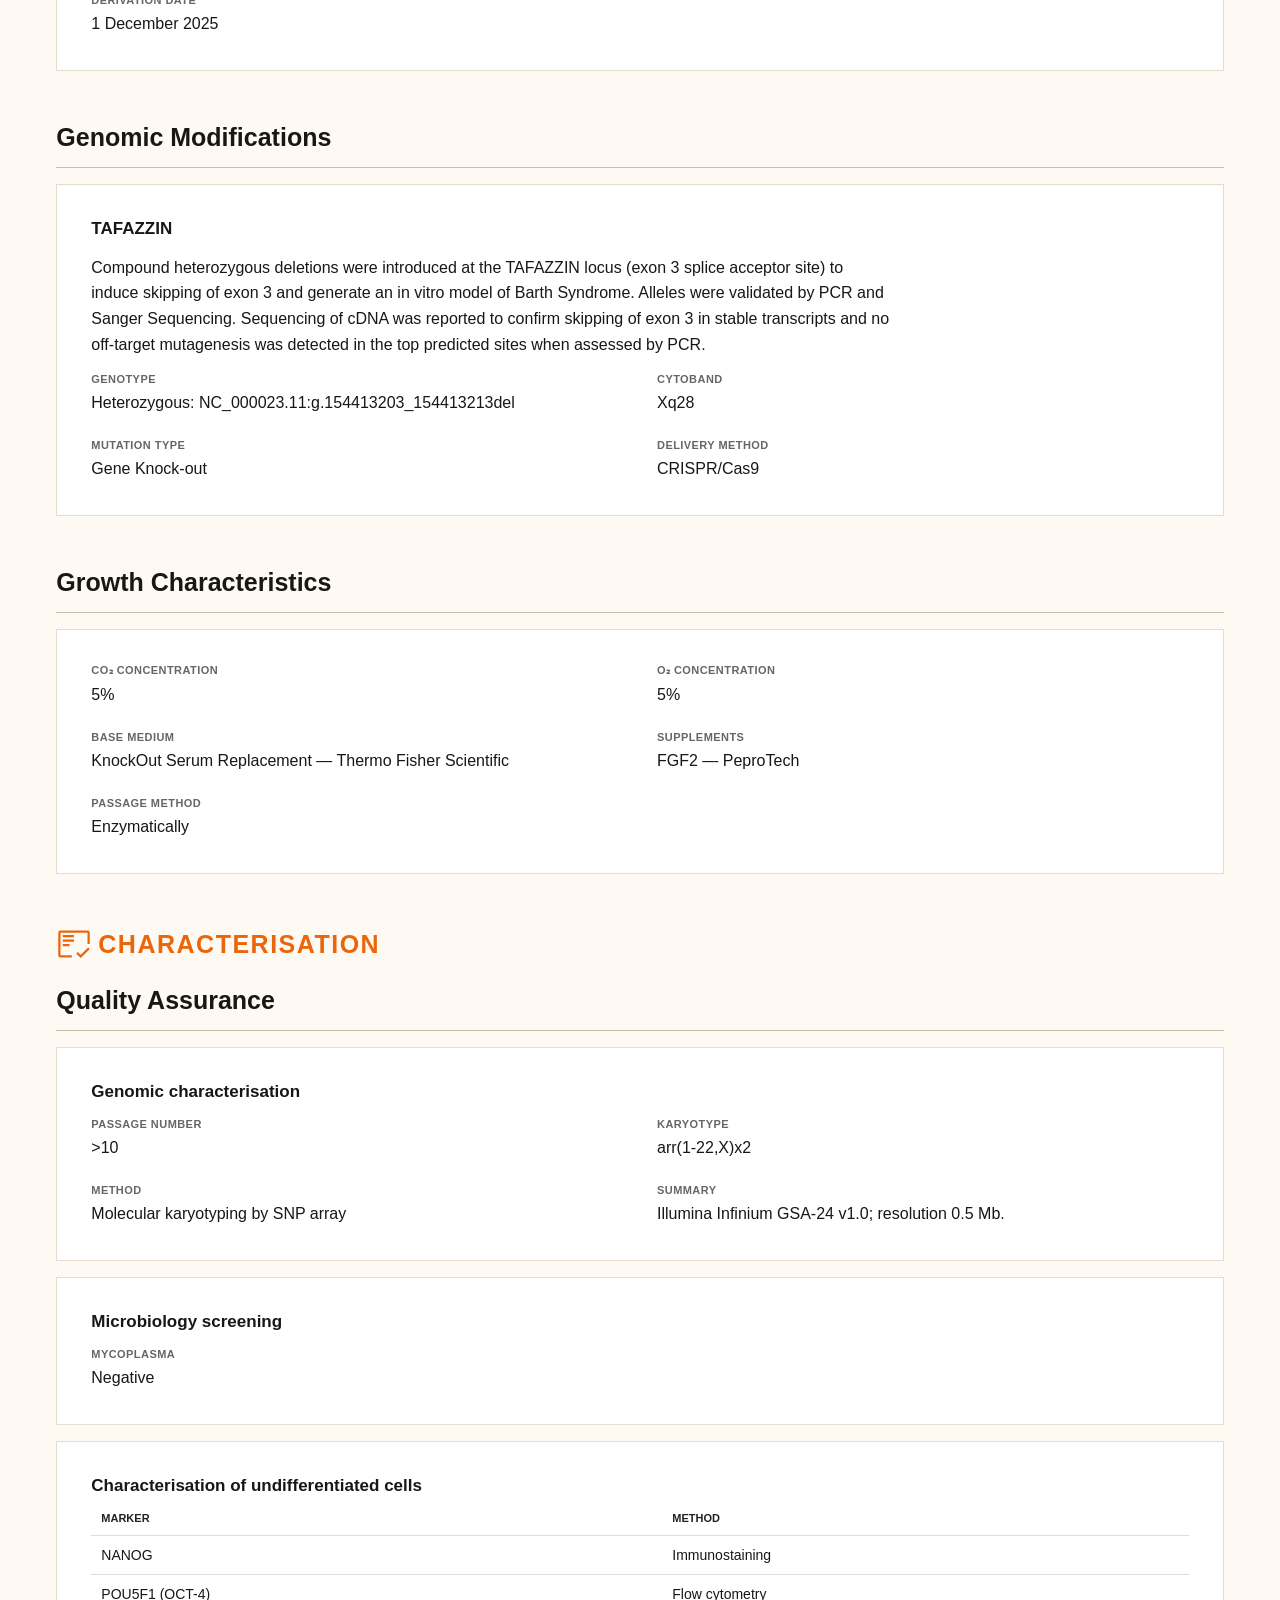
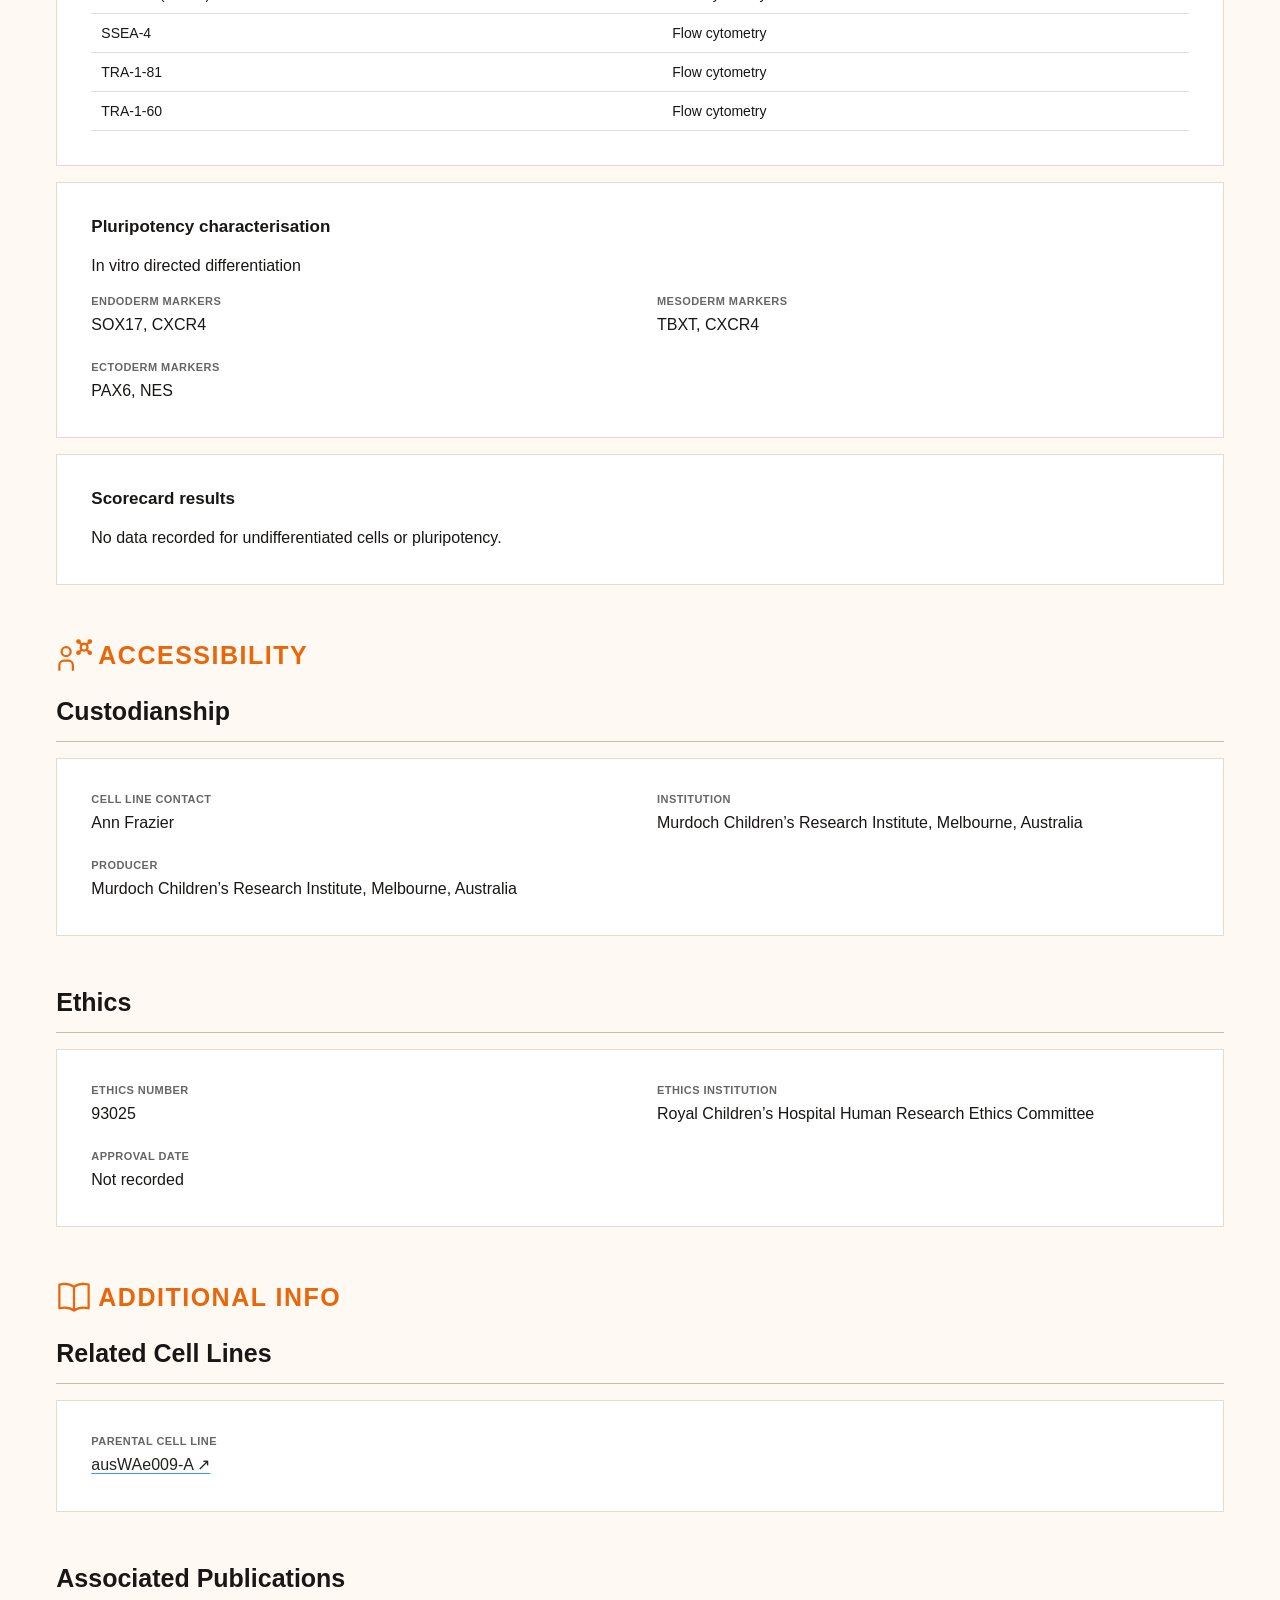
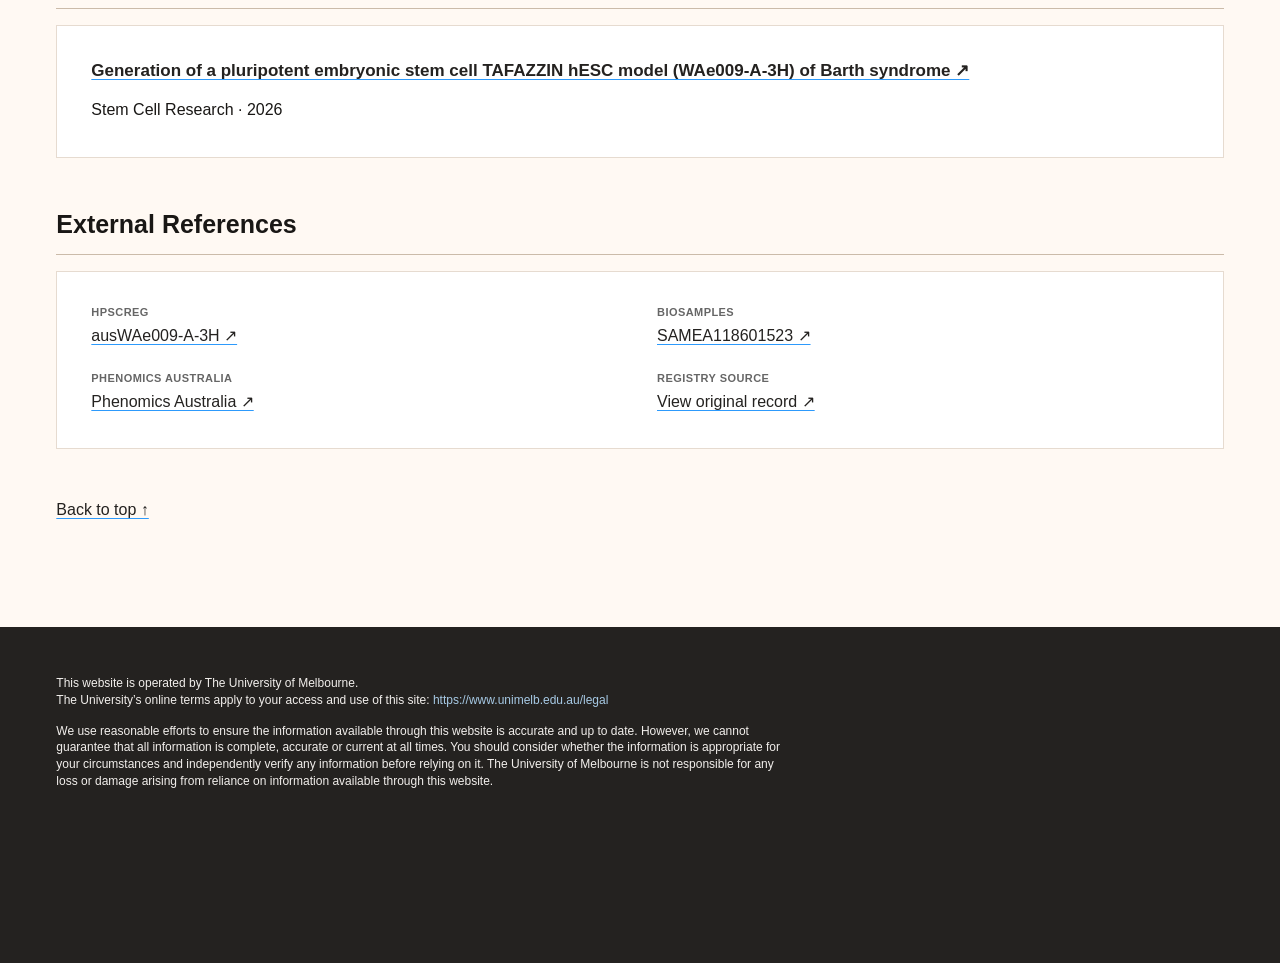
<file: cell-line-770.html>
<!doctype html><html lang="en"><head><meta name="theme-color" content="#000000"><meta charset="UTF-8"><meta name="viewport" content="width=device-width, initial-scale=1"><title>ausWAe009-A-3H — Australian Stem Cell Registry</title><link rel="stylesheet" href="https://rsms.me/inter/inter.css"><link rel="stylesheet" href="css/styles.css?v=20261008-mobile-margins"><link rel="stylesheet" href="css/cell-line.css"><link rel="stylesheet" href="css/record-layout.css?v=20261008-desktop-alignments"><link rel="stylesheet" href="css/site-navigation.css"><link rel="stylesheet" href="css/mobile-toolbars.css?v=20261008-shared-phone-margins"><link rel="stylesheet" href="css/footer.css?v=20261008-footer-draft"></head><body class="record-page record-redesign navigation-icons"><header class="site-header">

    <div class="header-inner">

      <a href="home.html" class="logo">
        <img
          src="assets/asr-logo.svg?v=approved-20260928"
          alt="Australian Pluripotent Stem Cell Registry">
      </a>


      <nav class="desktop-nav" aria-label="Main navigation"><a href="home.html">Home</a><a href="about.html">About</a><a href="faqs.html">FAQs</a><a href="resources.html">Resources</a><a href="contact.html">Contact</a></nav>


      <button
        class="mobile-menu-button"
        aria-label="Open menu">

        <span></span>
        <span></span>
        <span></span>

      </button>

    </div>

  </header>
<main><div class="record-fixed-top"><section class="listing-toolbar"><div class="toolbar-inner record-return-links"><a href="index.html" style="color:#3b3938;font-size:16px">← Back to detailed results</a><div class="record-actions"><button type="button" data-action="share" aria-label="Share this page" title="Share this page"><svg aria-hidden="true" focusable="false" fill="currentColor" xmlns="http://www.w3.org/2000/svg" viewBox="0 0 32 32"><path d="M23,20a5,5,0,0,0-3.89,1.89L11.8,17.32a4.46,4.46,0,0,0,0-2.64l7.31-4.57A5,5,0,1,0,18,7a4.79,4.79,0,0,0,.2,1.32l-7.31,4.57a5,5,0,1,0,0,6.22l7.31,4.57A4.79,4.79,0,0,0,18,25a5,5,0,1,0,5-5ZM23,4a3,3,0,1,1-3,3A3,3,0,0,1,23,4ZM7,19a3,3,0,1,1,3-3A3,3,0,0,1,7,19Zm16,9a3,3,0,1,1,3-3A3,3,0,0,1,23,28Z"/></svg></button><button type="button" data-action="json" aria-label="Download JSON" title="Download JSON"><svg aria-hidden="true" focusable="false" fill="currentColor" xmlns="http://www.w3.org/2000/svg" width="32" height="32" viewBox="0 0 32 32"><polygon points="31 11 31 21 29 21 27 15 27 21 25 21 25 11 27 11 29 17 29 11 31 11"/><path d="M21.3335,21h-2.667A1.6684,1.6684,0,0,1,17,19.3335v-6.667A1.6684,1.6684,0,0,1,18.6665,11h2.667A1.6684,1.6684,0,0,1,23,12.6665v6.667A1.6684,1.6684,0,0,1,21.3335,21ZM19,19h2V13H19Z"/><path d="M13.3335,21H9V19h4V17H11a2.002,2.002,0,0,1-2-2V12.6665A1.6684,1.6684,0,0,1,10.6665,11H15v2H11v2h2a2.002,2.002,0,0,1,2,2v2.3335A1.6684,1.6684,0,0,1,13.3335,21Z"/><path d="M5.3335,21H2.6665A1.6684,1.6684,0,0,1,1,19.3335V17H3v2H5V11H7v8.3335A1.6684,1.6684,0,0,1,5.3335,21Z"/></svg></button><button type="button" data-action="pdf" aria-label="Download PDF" title="Download PDF"><svg aria-hidden="true" focusable="false" fill="currentColor" xmlns="http://www.w3.org/2000/svg" width="32" height="32" viewBox="0 0 32 32">


  <polygon points="30 18 30 16 24 16 24 26 26 26 26 22 29 22 29 20 26 20 26 18 30 18"/>
  <path d="M19,26H15V16h4a3.0033,3.0033,0,0,1,3,3v4A3.0033,3.0033,0,0,1,19,26Zm-2-2h2a1.0011,1.0011,0,0,0,1-1V19a1.0011,1.0011,0,0,0-1-1H17Z"/>
  <path d="M11,16H6V26H8V23h3a2.0027,2.0027,0,0,0,2-2V18A2.0023,2.0023,0,0,0,11,16ZM8,21V18h3l.001,3Z"/>
  <path d="M22,14V10a.9092.9092,0,0,0-.3-.7l-7-7A.9087.9087,0,0,0,14,2H4A2.0059,2.0059,0,0,0,2,4V28a2,2,0,0,0,2,2H20V28H4V4h8v6a2.0059,2.0059,0,0,0,2,2h6v2Zm-8-4V4.4L19.6,10Z"/>

</svg>
</button></div></div></section>
<header class="record-hero"><div class="record-hero-inner"><div class="record-identity"><img class="registry-symbol" src="assets/asr-symbol-grey.svg" alt=""><div class="record-heading"><p class="record-eyebrow">CELL LINE</p><h1>ausWAe009-A-3H</h1></div></div><p class="alternative-names"><strong>ALTERNATIVE NAMES</strong><span>TAFAZZINΔ3 C15; TAFAZZINΔ3; TAZΔ3; TAFAZZIN-KO C15; TAFAZZINKO C15; TAZKO C15</span></p><div class="record-header-meta"><p class="record-status header-curation">Reviewed</p></div></div></header>
<nav class="record-navigator" aria-label="Explore this cell line"><div class="navigator-inner"><div class="navigator-stops"><a href="#overview-content" data-stop="0" aria-label="Overview" title="Overview"><span class="navigation-dot" aria-hidden="true"><svg aria-hidden="true" focusable="false" fill="currentColor" xmlns="http://www.w3.org/2000/svg" width="32" height="32" viewBox="0 0 32 32">

  <polygon points="17 22 17 14 13 14 13 16 15 16 15 22 12 22 12 24 20 24 20 22 17 22"/>
  <path d="M16,8a1.5,1.5,0,1,0,1.5,1.5A1.5,1.5,0,0,0,16,8Z"/>
  <path d="M16,30A14,14,0,1,1,30,16,14,14,0,0,1,16,30ZM16,4A12,12,0,1,0,28,16,12,12,0,0,0,16,4Z"/>

</svg></span><span class="visually-hidden">Overview</span></a><a href="#source" data-stop="1" aria-label="How Made" title="How Made"><span class="navigation-dot" aria-hidden="true"><svg class="how-made-icon" aria-hidden="true" focusable="false" xmlns="http://www.w3.org/2000/svg" viewBox="0 0 32 32" fill="none" stroke="currentColor" stroke-width="2" stroke-miterlimit="10"><circle cx="16" cy="16" r="15"/><circle cx="19.6" cy="11.55" r="5"/><circle cx="8.12" cy="15.53" r="3"/><circle cx="15.07" cy="23" r="3"/></svg></span><span class="visually-hidden">How Made</span></a><a href="#quality" data-stop="2" aria-label="Characterisation" title="Characterisation"><span class="navigation-dot" aria-hidden="true"><svg aria-hidden="true" focusable="false" fill="currentColor" xmlns="http://www.w3.org/2000/svg" width="32" height="32" viewBox="0 0 32 32"><rect x="6" y="16" width="6" height="2"/><rect x="6" y="12" width="10" height="2"/><rect x="6" y="8" width="10" height="2"/><path d="M14,26H4V6H28V16h2V6a2,2,0,0,0-2-2H4A2,2,0,0,0,2,6V26a2,2,0,0,0,2,2H14Z"/><polygon points="22 25.59 19.41 23 18 24.41 22 28.41 30 20.41 28.59 19 22 25.59"/></svg></span><span class="visually-hidden">Characterisation</span></a><a href="#custodianship" data-stop="3" aria-label="Accessibility" title="Accessibility"><span class="navigation-dot" aria-hidden="true"><svg aria-hidden="true" focusable="false" fill="currentColor" xmlns="http://www.w3.org/2000/svg" width="32" height="32" viewBox="0 0 32 32">

  <path d="M16,30H14V25a3.0033,3.0033,0,0,0-3-3H7a3.0033,3.0033,0,0,0-3,3v5H2V25a5.0059,5.0059,0,0,1,5-5h4a5.0059,5.0059,0,0,1,5,5Z"/>
  <path d="M9,10a3,3,0,1,1-3,3,3,3,0,0,1,3-3M9,8a5,5,0,1,0,5,5A5,5,0,0,0,9,8Z"/>
  <path d="M30,12a1.9922,1.9922,0,0,0-.5117.0742L28.4331,11.019a3.8788,3.8788,0,0,0,0-4.038l1.0552-1.0552a2.0339,2.0339,0,1,0-1.4141-1.4141L27.019,5.5669a3.8788,3.8788,0,0,0-4.038,0L21.9258,4.5117a2.0339,2.0339,0,1,0-1.4141,1.4141L21.5669,6.981a3.8788,3.8788,0,0,0,0,4.038l-1.0552,1.0552a2.0339,2.0339,0,1,0,1.4141,1.4141l1.0552-1.0552a3.8788,3.8788,0,0,0,4.038,0l1.0552,1.0552A1.9957,1.9957,0,1,0,30,12ZM23,9a2,2,0,1,1,2,2A2.0025,2.0025,0,0,1,23,9Z"/>

</svg>
</span><span class="visually-hidden">Accessibility</span></a><a href="#related" data-stop="4" aria-label="Further Info" title="Further Info"><span class="navigation-dot" aria-hidden="true"><svg aria-hidden="true" focusable="false" fill="none" stroke="currentColor" stroke-width="2" stroke-linejoin="round" xmlns="http://www.w3.org/2000/svg" width="32" height="32" viewBox="0 0 32 32"><path d="M16 7C12 4 7 4 3 5v21c4-1 9-1 13 2 4-3 9-3 13-2V5c-4-1-9-1-13 2ZM16 7v21"/></svg></span><span class="visually-hidden">Further Info</span></a></div><input type="range" min="0" max="1000" value="0" step="1" aria-label="Scroll through cell line information" aria-valuetext="Overview"></div></nav>
</div><div class="record-content"><section class="record-section" id="overview-content"><p class="group-heading"><svg aria-hidden="true" focusable="false" fill="currentColor" xmlns="http://www.w3.org/2000/svg" width="32" height="32" viewBox="0 0 32 32">

  <polygon points="17 22 17 14 13 14 13 16 15 16 15 22 12 22 12 24 20 24 20 22 17 22"/>
  <path d="M16,8a1.5,1.5,0,1,0,1.5,1.5A1.5,1.5,0,0,0,16,8Z"/>
  <path d="M16,30A14,14,0,1,1,30,16,14,14,0,0,1,16,30ZM16,4A12,12,0,1,0,28,16,12,12,0,0,0,16,4Z"/>

</svg><span>OVERVIEW</span></p><div class="record-card"><h3>Description</h3><p>This induced pluripotent stem cell line is a sub clone of ausWAe009-A which was originally derived from a female blastocyst. ausWAe009-A-3H has been modified using CRISPR/Cas9 to induce compound heterozygous mutations which cause skipping of TAFAZZIN exon 3. The line represents a model of the mitochondrial disease Barth Syndrome. Expression of OCT4, NANOG, SSEA-4, TRA-1-60 and TRA-1-81 in undifferentiated cells, and directed differentiation to endoderm, mesoderm and ectoderm have been reported.</p><p class="record-status">Reviewed</p></div><div class="record-card"><dl class="data-list"><div><dt>Disease reported</dt><dd>Not recorded in the disease field; Barth syndrome is described in the source description.</dd></div><div><dt>Locus</dt><dd>TAFAZZIN</dd></div><div><dt>Genotype</dt><dd>Compound heterozygous: NC_000023.11:g.154413203_154413213del; and NC_000023.11:g.154413186_154413210del</dd></div><div><dt>Modification</dt><dd>Gene Knock-out</dd></div></dl></div></section><section class="record-section" id="source"><p class="group-heading"><svg class="how-made-icon" aria-hidden="true" focusable="false" xmlns="http://www.w3.org/2000/svg" viewBox="0 0 32 32" fill="none" stroke="currentColor" stroke-width="2" stroke-miterlimit="10"><circle cx="16" cy="16" r="15"/><circle cx="19.6" cy="11.55" r="5"/><circle cx="8.12" cy="15.53" r="3"/><circle cx="15.07" cy="23" r="3"/></svg><span>DERIVATION</span></p><div class="section-heading"><h2>Source</h2></div><div class="record-card"><dl class="data-list"><div><dt>Parental cell line</dt><dd><a href="https://ausstemcellregistry.org.au/stem_cell/cell_line/332/" target="_blank" rel="noopener noreferrer">ausWAe009-A ↗</a></dd></div><div><dt>Donor age</dt><dd>Embryo</dd></div><div><dt>Sex</dt><dd>Female</dd></div></dl></div></section><section class="record-section" id="derivation"><div class="section-heading"><h2>Derivation</h2></div><div class="record-card"><dl class="data-list"><div><dt>Derivation type</dt><dd>Embryonic derivation</dd></div><div><dt>NHMRC licence number</dt><dd>Not recorded</dd></div><div><dt>Genetic diagnosis</dt><dd>Not recorded</dd></div><div><dt>Supernumerary from IVF</dt><dd>Not recorded</dd></div><div><dt>Derivation date</dt><dd>1 December 2025</dd></div></dl></div></section><section class="record-section" id="modifications"><div class="section-heading"><h2>Genomic Modifications</h2></div><div class="record-card"><h3>TAFAZZIN</h3><p>Compound heterozygous deletions were introduced at the TAFAZZIN locus (exon 3 splice acceptor site) to induce skipping of exon 3 and generate an in vitro model of Barth Syndrome. Alleles were validated by PCR and Sanger Sequencing. Sequencing of cDNA was reported to confirm skipping of exon 3 in stable transcripts and no off-target mutagenesis was detected in the top predicted sites when assessed by PCR.</p><dl class="data-list"><div><dt>Genotype</dt><dd>Heterozygous: NC_000023.11:g.154413203_154413213del</dd></div><div><dt>Cytoband</dt><dd>Xq28</dd></div><div><dt>Mutation type</dt><dd>Gene Knock-out</dd></div><div><dt>Delivery method</dt><dd>CRISPR/Cas9</dd></div></dl></div></section><section class="record-section" id="growth"><div class="section-heading"><h2>Growth Characteristics</h2></div><div class="record-card"><dl class="data-list"><div><dt>CO₂ concentration</dt><dd>5%</dd></div><div><dt>O₂ concentration</dt><dd>5%</dd></div><div><dt>Base medium</dt><dd>KnockOut Serum Replacement — Thermo Fisher Scientific</dd></div><div><dt>Supplements</dt><dd>FGF2 — PeproTech</dd></div><div><dt>Passage method</dt><dd>Enzymatically</dd></div></dl></div></section><section class="record-section" id="quality"><p class="group-heading"><svg aria-hidden="true" focusable="false" fill="currentColor" xmlns="http://www.w3.org/2000/svg" width="32" height="32" viewBox="0 0 32 32"><rect x="6" y="16" width="6" height="2"/><rect x="6" y="12" width="10" height="2"/><rect x="6" y="8" width="10" height="2"/><path d="M14,26H4V6H28V16h2V6a2,2,0,0,0-2-2H4A2,2,0,0,0,2,6V26a2,2,0,0,0,2,2H14Z"/><polygon points="22 25.59 19.41 23 18 24.41 22 28.41 30 20.41 28.59 19 22 25.59"/></svg><span>CHARACTERISATION</span></p><div class="section-heading"><h2>Quality Assurance</h2></div><div class="record-card"><h3>Genomic characterisation</h3><dl class="data-list"><div><dt>Passage number</dt><dd>&gt;10</dd></div><div><dt>Karyotype</dt><dd>arr(1-22,X)x2</dd></div><div><dt>Method</dt><dd>Molecular karyotyping by SNP array</dd></div><div><dt>Summary</dt><dd>Illumina Infinium GSA-24 v1.0; resolution 0.5 Mb.</dd></div></dl></div><div class="record-card"><h3>Microbiology screening</h3><dl class="data-list"><div><dt>Mycoplasma</dt><dd>Negative</dd></div></dl></div><div class="record-card"><h3>Characterisation of undifferentiated cells</h3><table><thead><tr><th>Marker</th><th>Method</th></tr></thead><tbody><tr><td>NANOG</td><td>Immunostaining</td></tr><tr><td>POU5F1 (OCT-4)</td><td>Flow cytometry</td></tr><tr><td>SSEA-4</td><td>Flow cytometry</td></tr><tr><td>TRA-1-81</td><td>Flow cytometry</td></tr><tr><td>TRA-1-60</td><td>Flow cytometry</td></tr></tbody></table></div><div class="record-card"><h3>Pluripotency characterisation</h3><p>In vitro directed differentiation</p><dl class="data-list"><div><dt>Endoderm markers</dt><dd>SOX17, CXCR4</dd></div><div><dt>Mesoderm markers</dt><dd>TBXT, CXCR4</dd></div><div><dt>Ectoderm markers</dt><dd>PAX6, NES</dd></div></dl></div><div class="record-card"><h3>Scorecard results</h3><p>No data recorded for undifferentiated cells or pluripotency.</p></div></section><section class="record-section" id="custodianship"><p class="group-heading"><svg aria-hidden="true" focusable="false" fill="currentColor" xmlns="http://www.w3.org/2000/svg" width="32" height="32" viewBox="0 0 32 32">

  <path d="M16,30H14V25a3.0033,3.0033,0,0,0-3-3H7a3.0033,3.0033,0,0,0-3,3v5H2V25a5.0059,5.0059,0,0,1,5-5h4a5.0059,5.0059,0,0,1,5,5Z"/>
  <path d="M9,10a3,3,0,1,1-3,3,3,3,0,0,1,3-3M9,8a5,5,0,1,0,5,5A5,5,0,0,0,9,8Z"/>
  <path d="M30,12a1.9922,1.9922,0,0,0-.5117.0742L28.4331,11.019a3.8788,3.8788,0,0,0,0-4.038l1.0552-1.0552a2.0339,2.0339,0,1,0-1.4141-1.4141L27.019,5.5669a3.8788,3.8788,0,0,0-4.038,0L21.9258,4.5117a2.0339,2.0339,0,1,0-1.4141,1.4141L21.5669,6.981a3.8788,3.8788,0,0,0,0,4.038l-1.0552,1.0552a2.0339,2.0339,0,1,0,1.4141,1.4141l1.0552-1.0552a3.8788,3.8788,0,0,0,4.038,0l1.0552,1.0552A1.9957,1.9957,0,1,0,30,12ZM23,9a2,2,0,1,1,2,2A2.0025,2.0025,0,0,1,23,9Z"/>

</svg>
<span>ACCESSIBILITY</span></p><div class="section-heading"><h2>Custodianship</h2></div><div class="record-card"><dl class="data-list"><div><dt>Cell line contact</dt><dd>Ann Frazier</dd></div><div><dt>Institution</dt><dd>Murdoch Children’s Research Institute, Melbourne, Australia</dd></div><div><dt>Producer</dt><dd>Murdoch Children’s Research Institute, Melbourne, Australia</dd></div></dl></div></section><section class="record-section" id="ethics"><div class="section-heading"><h2>Ethics</h2></div><div class="record-card"><dl class="data-list"><div><dt>Ethics number</dt><dd>93025</dd></div><div><dt>Ethics institution</dt><dd>Royal Children’s Hospital Human Research Ethics Committee</dd></div><div><dt>Approval date</dt><dd>Not recorded</dd></div></dl></div></section><section class="record-section" id="related"><p class="group-heading"><svg aria-hidden="true" focusable="false" fill="none" stroke="currentColor" stroke-width="2" stroke-linejoin="round" xmlns="http://www.w3.org/2000/svg" width="32" height="32" viewBox="0 0 32 32"><path d="M16 7C12 4 7 4 3 5v21c4-1 9-1 13 2 4-3 9-3 13-2V5c-4-1-9-1-13 2ZM16 7v21"/></svg><span>ADDITIONAL INFO</span></p><div class="section-heading"><h2>Related Cell Lines</h2></div><div class="record-card"><dl class="data-list"><div><dt>Parental cell line</dt><dd><a href="https://ausstemcellregistry.org.au/stem_cell/cell_line/332/" target="_blank" rel="noopener noreferrer">ausWAe009-A ↗</a></dd></div></dl></div></section><section class="record-section" id="publications"><div class="section-heading"><h2>Associated Publications</h2></div><div class="record-card"><h3><a href="https://doi.org/10.1016/j.scr.2026.103948" target="_blank" rel="noopener noreferrer">Generation of a pluripotent embryonic stem cell TAFAZZIN hESC model (WAe009-A-3H) of Barth syndrome ↗</a></h3><p>Stem Cell Research · 2026</p></div></section><section class="record-section" id="references"><div class="section-heading"><h2>External References</h2></div><div class="record-card"><dl class="data-list"><div><dt>hPSCreg</dt><dd><a href="https://hpscreg.eu/cell-line/WAe009-A-3H" target="_blank" rel="noopener noreferrer">ausWAe009-A-3H ↗</a></dd></div><div><dt>BioSamples</dt><dd><a href="https://www.ebi.ac.uk/biosamples/samples/SAMEA118601523" target="_blank" rel="noopener noreferrer">SAMEA118601523 ↗</a></dd></div><div><dt>Phenomics Australia</dt><dd><a href="https://phenomicsaustralia.org.au/in-vitro-genome-engineering-disease-modelling/" target="_blank" rel="noopener noreferrer">Phenomics Australia ↗</a></dd></div><div><dt>Registry source</dt><dd><a href="https://ausstemcellregistry.org.au/stem_cell/cell_line/770/" target="_blank" rel="noopener noreferrer">View original record ↗</a></dd></div></dl></div></section><a class="back-top" href="#">Back to top ↑</a></div></main><footer class="site-footer"><div class="footer-inner"><div class="footer-copy"><p>This website is operated by The University of Melbourne.<br>The University’s online terms apply to your access and use of this site: <a href="https://www.unimelb.edu.au/legal" target="_blank" rel="noopener noreferrer">https://www.unimelb.edu.au/legal</a></p><p>We use reasonable efforts to ensure the information available through this website is accurate and up to date. However, we cannot guarantee that all information is complete, accurate or current at all times. You should consider whether the information is appropriate for your circumstances and independently verify any information before relying on it. The University of Melbourne is not responsible for any loss or damage arising from reliance on information available through this website.</p></div></div></footer><div class="share-message" role="status" aria-live="polite"></div><script src="data/registry-records.js?v=20260929-aus-identifiers"></script><script src="js/record-layout.js?v=20261001-alternatives"></script><script src="js/site-navigation.js?v=desktop-click-fix"></script></body></html>
</file>
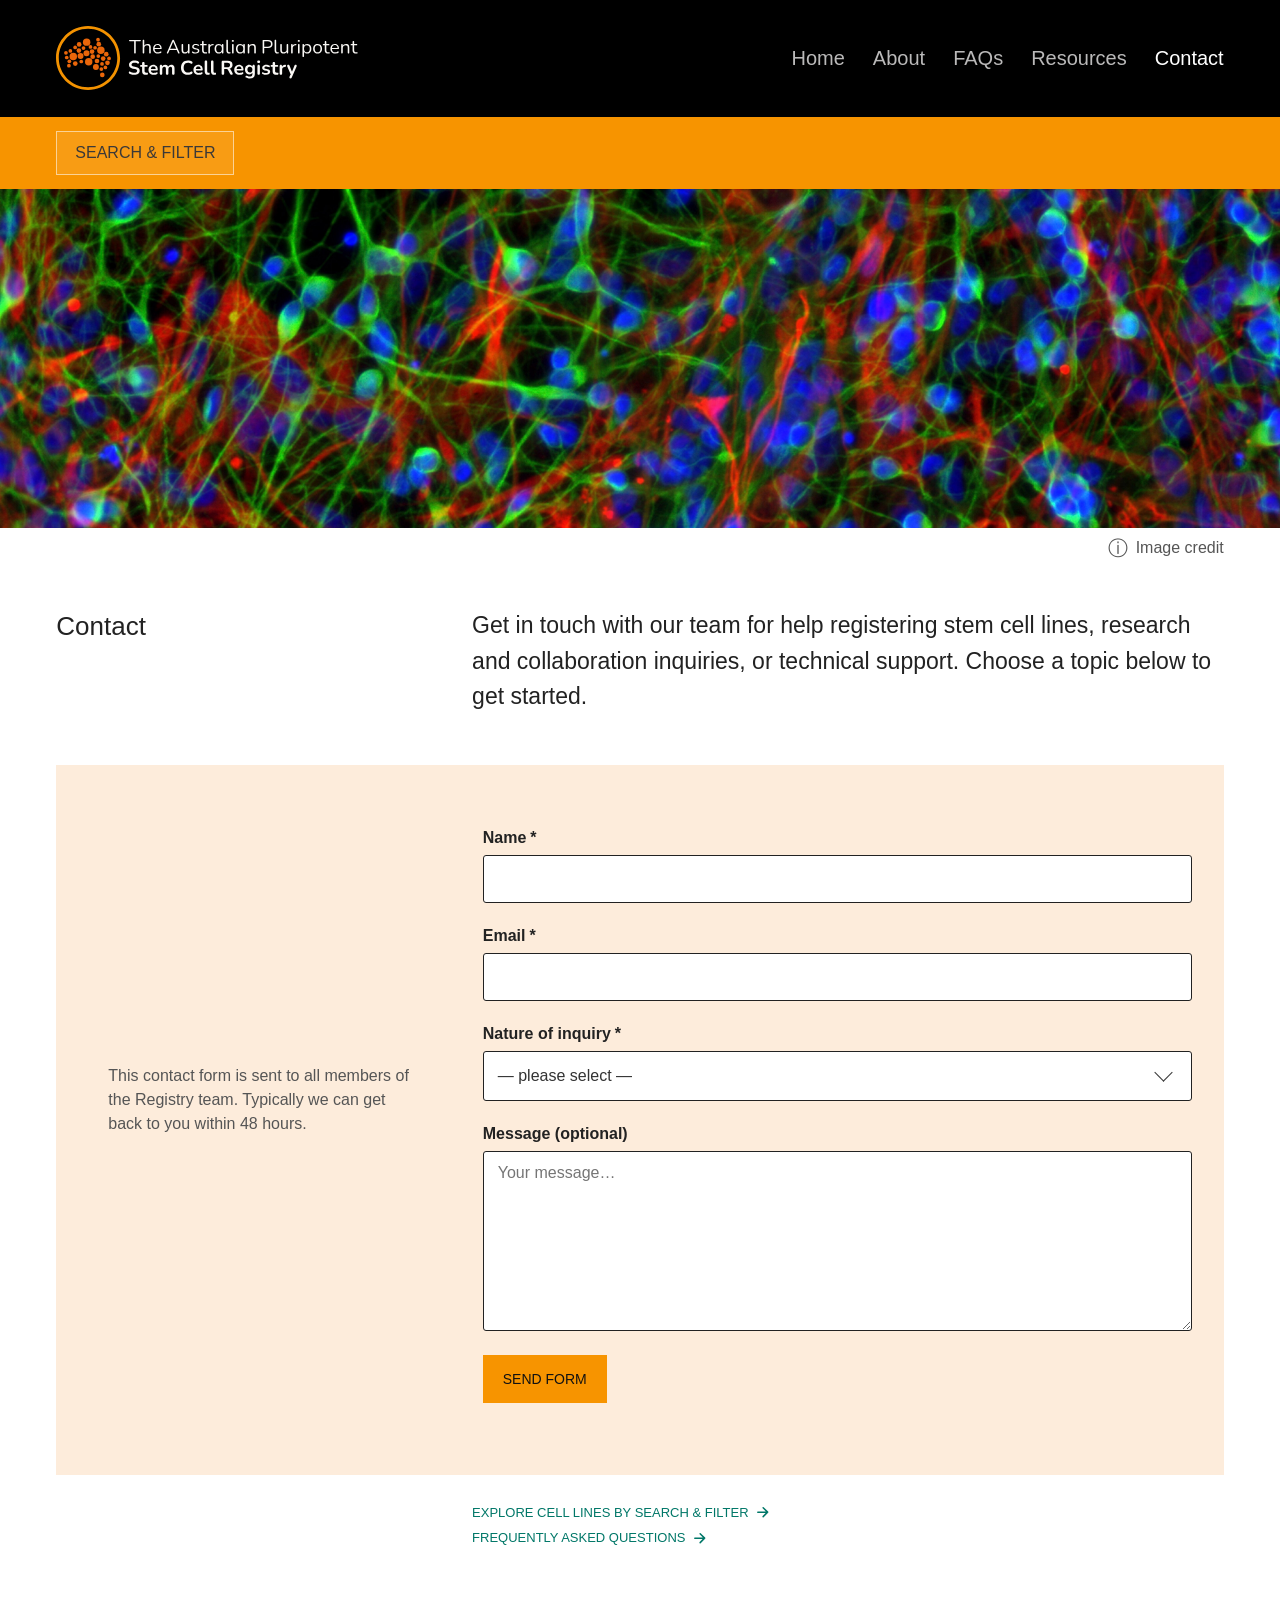
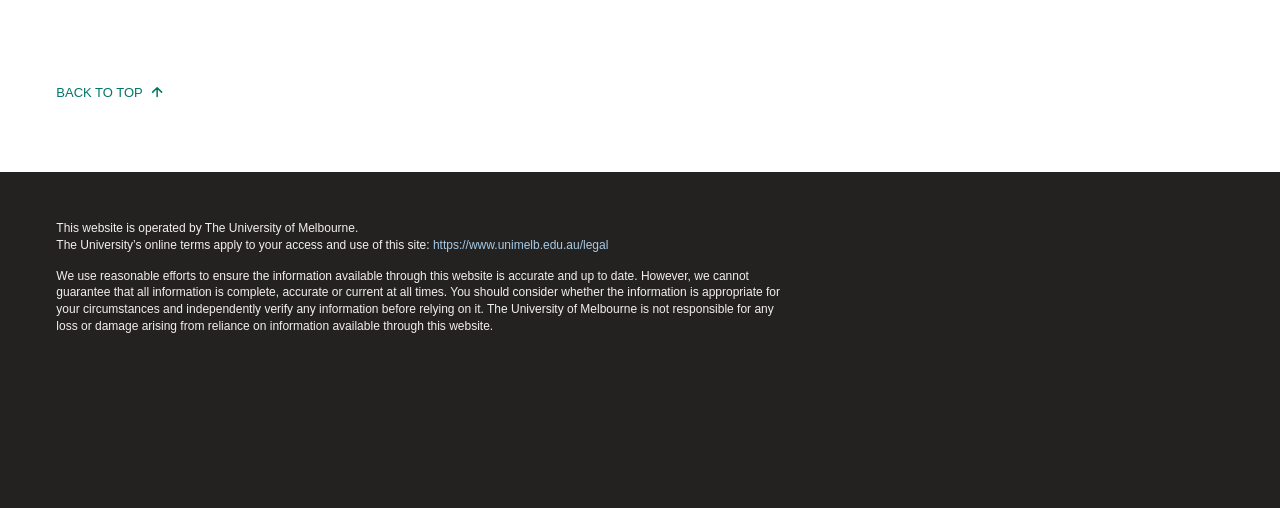
<file: contact.html>
<!doctype html><html lang="en"><head><meta name="theme-color" content="#000000"><meta charset="utf-8"><meta name="viewport" content="width=device-width, initial-scale=1"><title>Contact | Australian Pluripotent Stem Cell Registry</title><link rel="stylesheet" href="https://rsms.me/inter/inter.css"><link rel="stylesheet" href="css/styles.css?v=20261008-mobile-margins"><link rel="stylesheet" href="css/content-pages.css"><link rel="stylesheet" href="css/site-navigation.css"><link rel="stylesheet" href="css/mobile-toolbars.css?v=20261008-shared-phone-margins"><link rel="stylesheet" href="css/footer.css?v=20261103-ramp"><link rel="stylesheet" href="css/contact.css?v=20261103-consistency"><link rel="stylesheet" href="css/page-consistency.css?v=20261103-complete-arrows"></head><body class="content-page contact-page"><header class="site-header">

    <div class="header-inner">

      <a href="home.html" class="logo">
        <img
          src="assets/asr-logo.svg?v=approved-20260928"
          alt="Australian Pluripotent Stem Cell Registry">
      </a>


      <nav class="desktop-nav" aria-label="Main navigation"><a href="home.html">Home</a><a href="about.html">About</a><a href="faqs.html">FAQs</a><a href="resources.html">Resources</a><a href="contact.html" aria-current="page">Contact</a></nav>


      <button
        class="mobile-menu-button"
        aria-label="Open menu">

        <span></span>
        <span></span>
        <span></span>

      </button>

    </div>

  </header><section class="listing-toolbar"><div class="toolbar-inner"><a class="filter-button" href="index.html?filter=open">SEARCH &amp; FILTER</a></div></section><figure class="contact-banner">
<picture><source media="(max-width: 600px)" srcset="assets/contact/neuronal-culture-banner-mobile.webp"><img src="assets/contact/neuronal-culture-banner-desktop.webp" width="4000" height="1060" alt="Fluorescence micrograph of a neuronal culture derived from human induced pluripotent stem cells, showing green neurons, red glia and blue nuclei." fetchpriority="high"></picture>
<figcaption><details class="image-credit"><summary>Image credit</summary><div class="image-credit-flag">
<h2>Description</h2>
<p>A confocal micrograph of a neuronal culture generated from human induced pluripotent stem cells (iPSCs). Human skin cells were reprogrammed to make induced pluripotent stem cells (iPSCs) by introducing defined genetic factors. iPSCs have functional and morphological characteristics similar to those of embryonic stem (ES) cells. The human iPSCs were initially differentiated into neural stem cells and subsequently to neuronal cultures that contained both neurons and glia. The neuronal cultures are stained with the neuronal marker beta-III tubulin (green), the glial cell marker GFAP (red) and the nuclear marker DAPI (blue).</p>
<p><cite>Neuronal culture</cite> — Rakesh Karmacharya. Source: <a href="https://wellcomecollection.org/works/pauv45by" target="_blank" rel="noopener noreferrer" class="registry-link">Wellcome Collection <svg class="registry-link-arrow" viewBox="0 0 16 16" aria-hidden="true" focusable="false"><path d="M3 3h10v10 M13 3 3 13"/></svg></a>. <a href="https://creativecommons.org/licenses/by-nc-nd/4.0/" target="_blank" rel="noopener noreferrer" class="registry-link">CC BY-NC-ND 4.0 <svg class="registry-link-arrow" viewBox="0 0 16 16" aria-hidden="true" focusable="false"><path d="M3 3h10v10 M13 3 3 13"/></svg></a>.</p>
</div></details></figcaption>
</figure>
<main class="contact-main">
<section class="contact-intro"><h1>Contact</h1><p>Get in touch with our team for help registering stem cell lines, research and collaboration inquiries, or technical support. Choose a topic below to get started.</p></section>
<section class="contact-panel" aria-label="Contact the Registry team">
<div class="contact-note"><p>This contact form is sent to all members of the Registry team. Typically we can get back to you within 48 hours.</p></div>
<form id="contact-form">
<div class="contact-field"><label for="contact-name">Name <span aria-hidden="true">*</span></label><input id="contact-name" name="name" autocomplete="name" required></div>
<div class="contact-field"><label for="contact-email">Email <span aria-hidden="true">*</span></label><input id="contact-email" name="email" type="email" autocomplete="email" required></div>
<div class="contact-field"><label for="contact-subject">Nature of inquiry <span aria-hidden="true">*</span></label><select id="contact-subject" name="subject" required><option value="" selected disabled>— please select —</option><option>Registering or updating a stem cell line</option><option>Research and collaboration</option><option>Website or technical support</option><option>Other</option></select></div>
<div class="contact-field"><label for="contact-message">Message (optional)</label><textarea id="contact-message" name="message" rows="6" placeholder="Your message…"></textarea></div>
<button class="contact-submit" type="submit">SEND FORM</button>
<p id="contact-status" class="contact-status" role="status" hidden></p>
</form></section>
<nav class="contact-related" aria-label="Related pages"><a href="index.html?filter=open" class="registry-link">Explore cell lines by search &amp; filter <svg class="registry-link-arrow" viewBox="0 0 16 16" aria-hidden="true" focusable="false"><path d="M2 8h11 M8 3l5 5-5 5"/></svg></a><a href="faqs.html" class="registry-link">Frequently asked questions <svg class="registry-link-arrow" viewBox="0 0 16 16" aria-hidden="true" focusable="false"><path d="M2 8h11 M8 3l5 5-5 5"/></svg></a></nav>
</main><div class="page-back-top"><a href="#" class="registry-link">Back to top <svg class="registry-link-arrow" viewBox="0 0 16 16" aria-hidden="true" focusable="false"><path d="M3 8l5-5 5 5 M8 3v10"/></svg></a></div><footer class="site-footer"><div class="footer-inner"><div class="footer-copy"><p>This website is operated by The University of Melbourne.<br>The University’s online terms apply to your access and use of this site: <a href="https://www.unimelb.edu.au/legal" target="_blank" rel="noopener noreferrer">https://www.unimelb.edu.au/legal</a></p><p>We use reasonable efforts to ensure the information available through this website is accurate and up to date. However, we cannot guarantee that all information is complete, accurate or current at all times. You should consider whether the information is appropriate for your circumstances and independently verify any information before relying on it. The University of Melbourne is not responsible for any loss or damage arising from reliance on information available through this website.</p></div></div></footer><script src="js/site-navigation.js?v=desktop-click-fix"></script><script src="js/contact.js"></script></body></html>
</file>
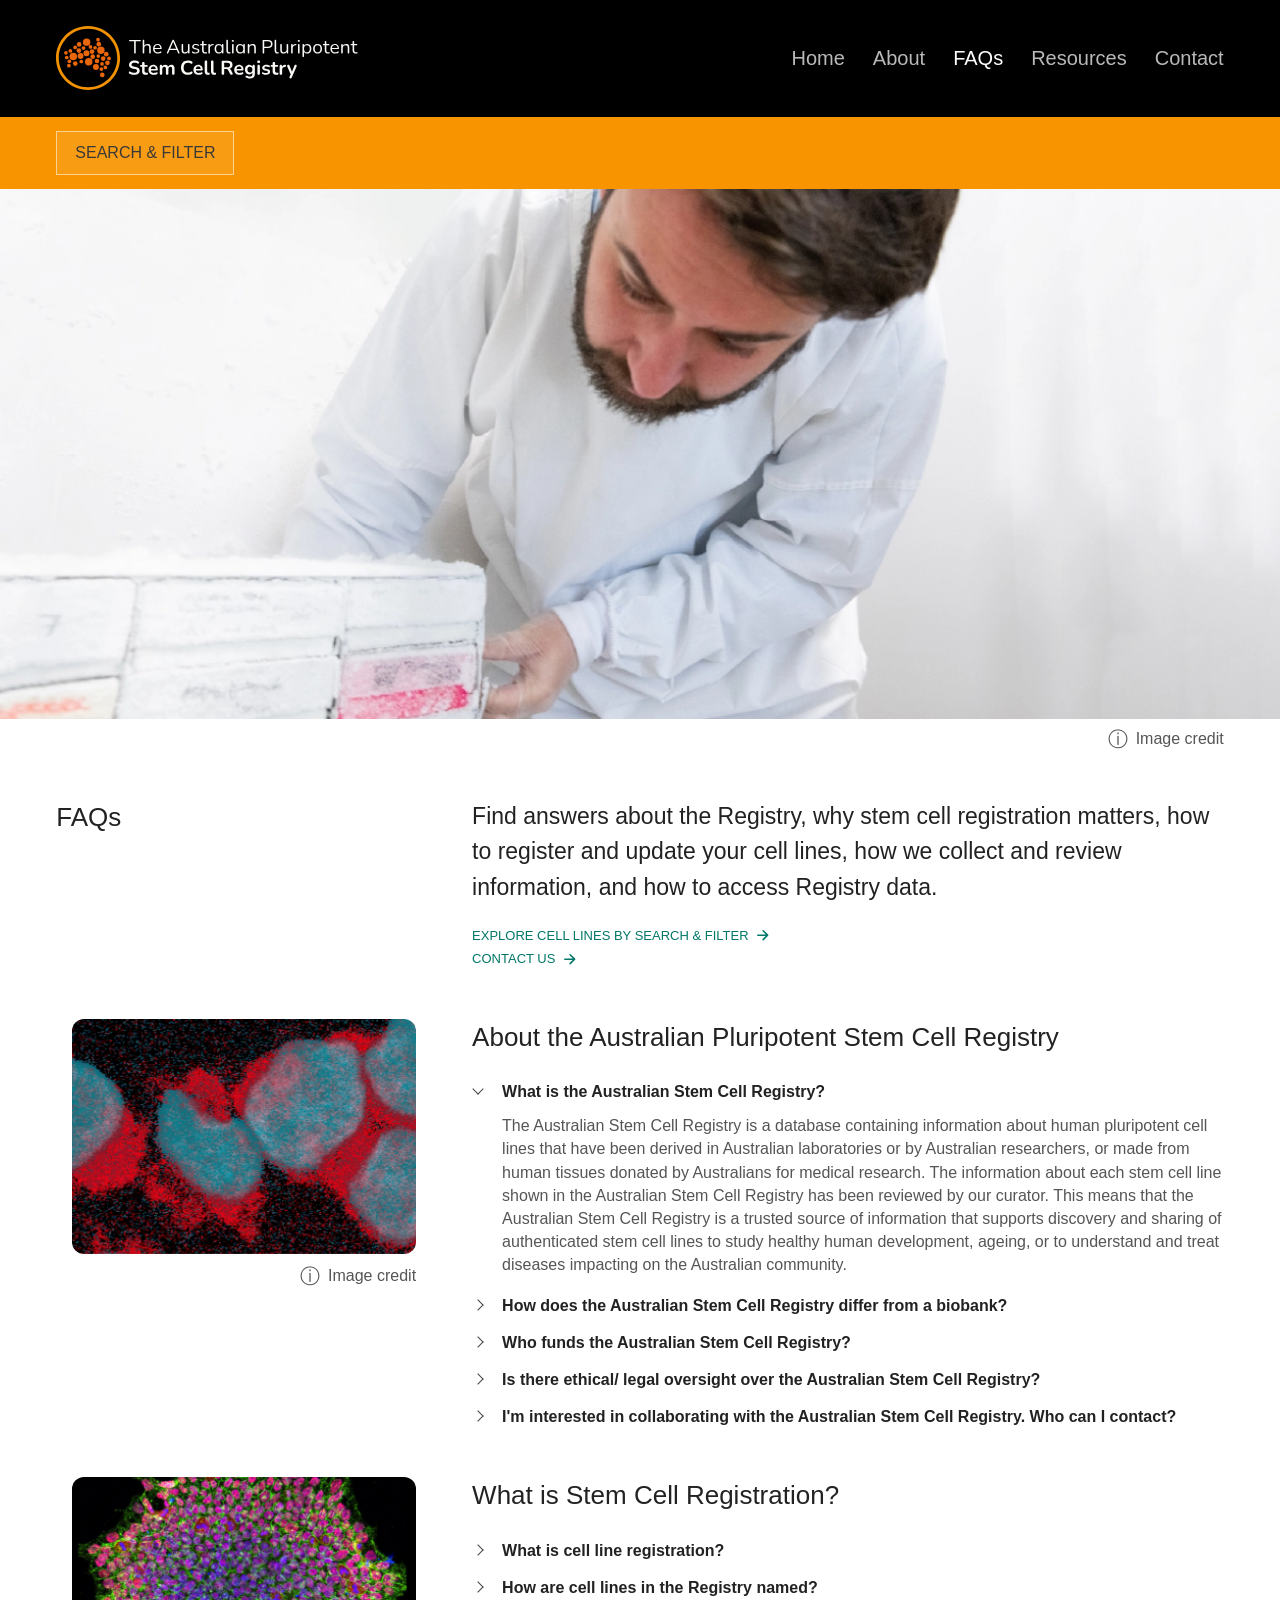
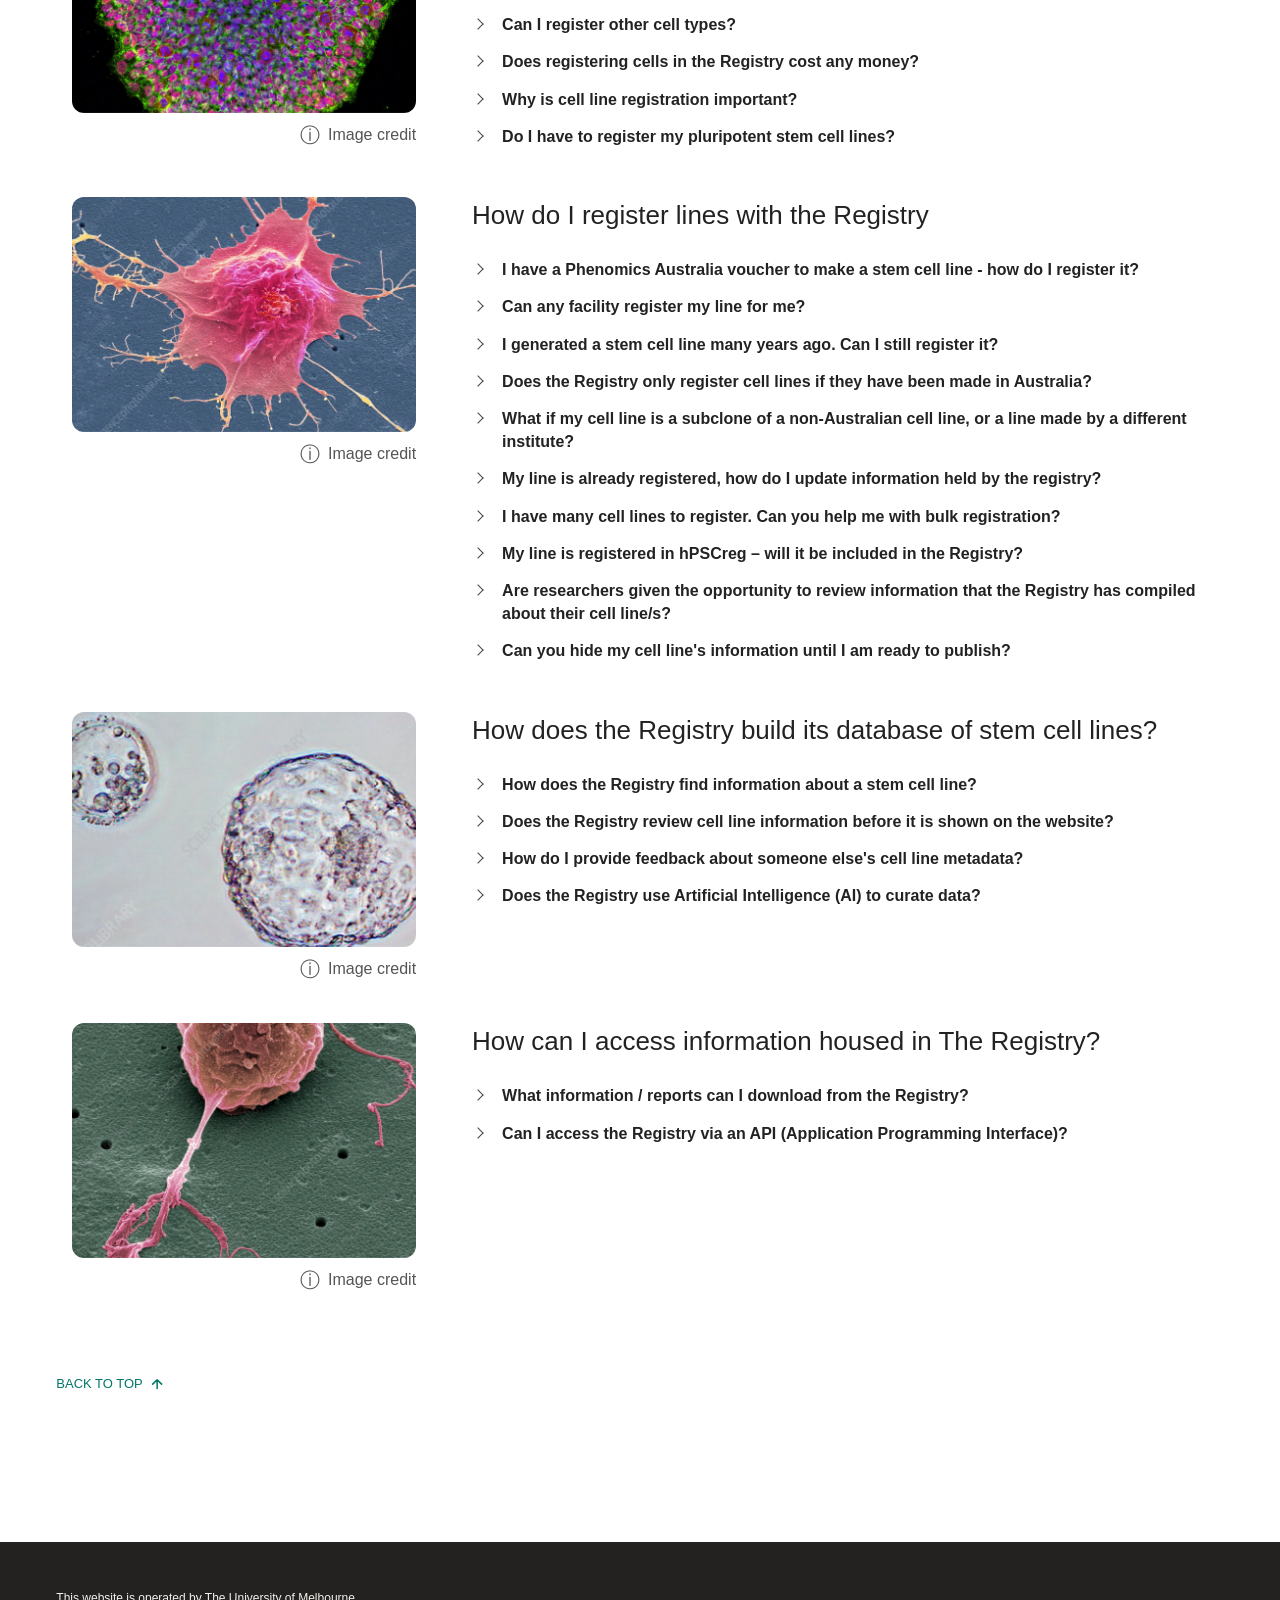
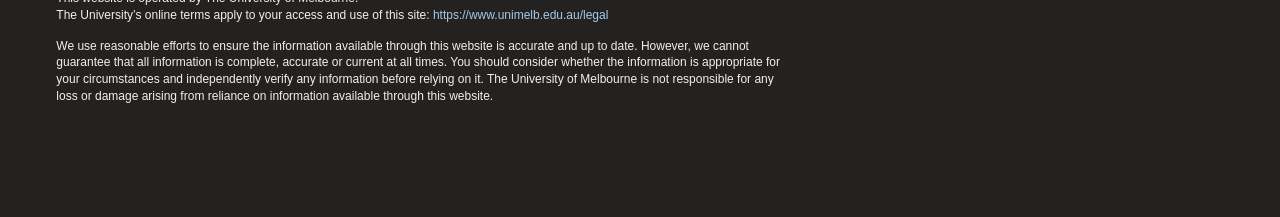
<file: faqs.html>
<!doctype html><html lang="en"><head><meta name="theme-color" content="#000000"><meta charset="utf-8"><meta name="viewport" content="width=device-width, initial-scale=1"><title>FAQs | Australian Pluripotent Stem Cell Registry</title><link rel="stylesheet" href="https://rsms.me/inter/inter.css"><link rel="stylesheet" href="css/styles.css?v=20261008-mobile-margins"><link rel="stylesheet" href="css/content-pages.css"><link rel="stylesheet" href="css/site-navigation.css"><link rel="stylesheet" href="css/mobile-toolbars.css?v=20261008-shared-phone-margins"><link rel="stylesheet" href="css/footer.css?v=20261103-ramp"><link rel="stylesheet" href="css/faqs.css?v=20261103-consistency"><link rel="stylesheet" href="css/page-consistency.css?v=20261103-complete-arrows"></head><body class="content-page faq-page"><header class="site-header">

    <div class="header-inner">

      <a href="home.html" class="logo">
        <img
          src="assets/asr-logo.svg?v=approved-20260928"
          alt="Australian Pluripotent Stem Cell Registry">
      </a>


      <nav class="desktop-nav" aria-label="Main navigation"><a href="home.html">Home</a><a href="about.html">About</a><a href="faqs.html" aria-current="page">FAQs</a><a href="resources.html">Resources</a><a href="contact.html">Contact</a></nav>


      <button
        class="mobile-menu-button"
        aria-label="Open menu">

        <span></span>
        <span></span>
        <span></span>

      </button>

    </div>

  </header><section class="listing-toolbar"><div class="toolbar-inner"><a class="filter-button" href="index.html?filter=open">SEARCH &amp; FILTER</a></div></section><figure class="faq-banner"><picture><source media="(max-width:600px)" srcset="assets/faqs/ASR_FAQS_banner-mobile.webp"><img src="assets/faqs/ASR_FAQS_banner-desktop.webp" alt="Researcher working with cell cultures in a laboratory." fetchpriority="high"></picture><figcaption class="faq-image-caption"><details class="faq-image-credit"><summary>Image credit</summary><div class="faq-credit-flag"><h2>Miguel Ángel Berrocal Rubio [monitoring frozen cells….]</h2><p>Miguel is a PhD candidate at the University of Melbourne in human genetic engineering and synthetic biology. His research [provide text about his research]….</p><p>Photography by Clickertie Portraita</p></div></details></figcaption></figure>
<main class="faq-main"><div class="faq-intro"><h1>FAQs</h1><div class="faq-intro-copy"><p>Find answers about the Registry, why stem cell registration matters, how to register and update your cell lines, how we collect and review information, and how to access Registry data.</p><nav aria-label="Related pages"><a href="index.html?filter=open" class="registry-link">Explore cell lines by search &amp; filter <svg class="registry-link-arrow" viewBox="0 0 16 16" aria-hidden="true" focusable="false"><path d="M2 8h11 M8 3l5 5-5 5"/></svg></a><a href="contact.html" class="registry-link">Contact us <svg class="registry-link-arrow" viewBox="0 0 16 16" aria-hidden="true" focusable="false"><path d="M2 8h11 M8 3l5 5-5 5"/></svg></a></nav></div></div>
<section class="faq-section" aria-labelledby="faq-section-0"><figure class="faq-credited-image"><div class="faq-image"><img src="assets/faqs/ASR_FAQs_01.webp" alt="Microscopy image of a stem cell colony with white and red staining, titled Nanog Caterpillar." width="1500" height="959" loading="lazy" decoding="async"></div><figcaption><details class="faq-image-credit faq-colony-credit"><summary>Image credit</summary><div class="faq-credit-flag"><h2>Nanog Caterpillar</h2><p>In this fictional example, a stem cell colony forms a caterpillar-like pattern as researchers investigate signals associated with cell identity. Inspired by the Wells Laboratory’s systems biology research, the image illustrates how comparisons of gene expression across cultures could help explore stem cell states, differentiation and responses to experimental conditions.</p><p>Photography by the Wells Laboratory</p></div></details></figcaption></figure><div class="faq-section-content"><h2 id="faq-section-0">About the Australian Pluripotent Stem Cell Registry</h2>
<details class="faq-question" open><summary>What is the Australian Stem Cell Registry?</summary><div class="faq-answer"><p>The Australian Stem Cell Registry is a database containing information about human pluripotent cell lines that have been derived in Australian laboratories or by Australian researchers, or made from human tissues donated by Australians for medical research. The information about each stem cell line shown in the Australian Stem Cell Registry has been reviewed by our curator. This means that the Australian Stem Cell Registry is a trusted source of information that supports discovery and sharing of authenticated stem cell lines to study healthy human development, ageing, or to understand and treat diseases impacting on the Australian community.</p></div></details>
<details class="faq-question"><summary>How does the Australian Stem Cell Registry differ from a biobank?</summary><div class="faq-answer"><p>The Australian Stem Cell Registry is entirely virtual, and represents a distributed network of stem cell laboratories, each hosting their own collection of stem cell lines. We don&#x27;t physically hold any stem cell lines. This means the registry is different to a biobank because biobanks are a physical collection of biological resources such as tissues and cell lines.</p></div></details>
<details class="faq-question"><summary>Who funds the Australian Stem Cell Registry?</summary><div class="faq-answer"><p>The Australian Stem Cell Registry gratefully acknowledges funding from Phenomics Australia, the National Collaborative Research Infrastructure Strategy (NCRIS), and the Medical Research Future Fund.</p></div></details>
<details class="faq-question"><summary>Is there ethical/ legal oversight over the Australian Stem Cell Registry?</summary><div class="faq-answer"><p>The Australian Stem Cell Registry has been reviewed by The University of Melbourne Human Research Ethics Team (2025-28113-73724-3). The Australian Stem Cell Registry website is operated by The University of Melbourne. The University’s online terms apply to your access and use of this site: <a href="https://www.unimelb.edu.au/legal" target="_blank" rel="noopener noreferrer" class="registry-link">https://www.unimelb.edu.au/legal <svg class="registry-link-arrow" viewBox="0 0 16 16" aria-hidden="true" focusable="false"><path d="M3 3h10v10 M13 3 3 13"/></svg></a>.</p></div></details>
<details class="faq-question"><summary>I&#x27;m interested in collaborating with the Australian Stem Cell Registry. Who can I contact?</summary><div class="faq-answer"><p>If you are interested in collaborating with the Australian Stem Cell Registry, please contact Suzy Butcher at suzy dot butcher at unimelb dot edu dot au</p></div></details>
</div></section>
<section class="faq-section" aria-labelledby="faq-section-1"><figure class="faq-credited-image"><div class="faq-image"><img src="assets/faqs/ASR_FAQs_Pluripotent-cells-03.png" alt="Confocal image of a human induced pluripotent stem cell colony from an OCA1A patient, with red OCT4, green SSEA4 and blue nuclei." width="1500" height="959" loading="lazy" decoding="async"></div><figcaption><details class="faq-image-credit faq-colony-credit"><summary>Image credit</summary><div class="faq-credit-flag"><h2>A human induced pluripotent stem cell colony from OCA1A patient</h2><p>Researchers at NIH's National Eye Institute (NEI) developed the first patient-derived stem cell model for studying eye conditions related to oculocutaneous albinism (OCA).</p><p>Learn more: <a href="https://www.nih.gov/news-events/news-releases/nih-researchers-develop-first-stem-cell-model-albinism-study-related-eye-conditions" target="_blank" rel="noopener noreferrer" class="registry-link">NIH researchers develop first stem cell model of albinism to study related eye conditions <svg class="registry-link-arrow" viewBox="0 0 16 16" aria-hidden="true" focusable="false"><path d="M3 3h10v10 M13 3 3 13"/></svg></a></p><p>In this image: A human induced pluripotent stem cell colony from OCA1A patient. The image was acquired using a confocal microscope and is stained for pluripotency marker proteins. The red color depicts transcription factor OCT4, green is SSEA4 protein and blue represents the nucleus of the cells.</p><p>Photography by National Eye Institute/NIH</p></div></details></figcaption></figure><div class="faq-section-content"><h2 id="faq-section-1">What is Stem Cell Registration?</h2>
<details class="faq-question"><summary>What is cell line registration?</summary><div class="faq-answer"><p>Registration of pluripotent cell lines does two things. Firstly, the registry assigns a unique and persistent digital identifier to each cell line. This is a machine-readable ID that permanently links cell lines to information about how the cell line was made, including the ethical provenance of that line, whether it is associated with a particular disease, if it is related to a different stem cell line, and if it has been gene-edited. Registered stem cell lines have also been reviewed for key data associated with their authenticity, including whether they&#x27;ve been tested for pluripotency, if records have been kept about their growth characteristics or differentiation potential. We also help researchers stay up to date by linking registry records with publications describing the stem cell line.</p></div></details>
<details class="faq-question"><summary>How are cell lines in the Registry named?</summary><div class="faq-answer"><p>The Registry has adopted hPSCreg naming conventions, and works together with hPSCreg so that cell line identifiers are shared between hPSCreg and the Registry. Further information about hPSCreg naming conventions can be found at <a href="https://hpscreg.eu/about/naming-tool" target="_blank" rel="noopener noreferrer" class="registry-link">https://hpscreg.eu/about/naming-tool <svg class="registry-link-arrow" viewBox="0 0 16 16" aria-hidden="true" focusable="false"><path d="M3 3h10v10 M13 3 3 13"/></svg></a></p></div></details>
<details class="faq-question"><summary>Can I register other cell types?</summary><div class="faq-answer"><p>Currently the Registry only carries information about human pluripotent stem cell lines that have been made or edited in Australia. Mouse pluripotent stem cell resources can be (lodged?) at the Mouse Phenome Bank (link). Please contact us if you are interested in registering organoids or other tissue-stem cell materials. Although we don’t currently handle these cell types we are interested in partnering with the community if there is a demand for broader cell line registration.</p></div></details>
<details class="faq-question"><summary>Does registering cells in the Registry cost any money?</summary><div class="faq-answer"><p>There are no fees to browse or register lines in the Registry. Development and maintenance of the registry is paid for by the Australian government through the National Collaborative Research Infrastructure Strategy (NCRIS), and the Medical Research Future Fund.</p></div></details>
<details class="faq-question"><summary>Why is cell line registration important?</summary><div class="faq-answer"><p>Registration is fundamental to good scientific practice. Persistent identifiers of registered stem cell lines follow a cell line across databases, and through research outputs like publications, helping us connect data generated from the same or related stem cell lines. It is the equivalent of a cell&#x27;s ORCID or DOI. In contrast, common laboratory names for a cell line are more like a nickname: these can be useful in the lab but may not be unique (e.g., the same nickname can be used in different labs) and are often not informative about where and how the line was made. Registered stem cell lines may still use a non-unique lab &#x27;nickname&#x27; but can be unambiguously found through their registered identifier.</p></div></details>
<details class="faq-question"><summary>Do I have to register my pluripotent stem cell lines?</summary><div class="faq-answer"><p>Registration of cell lines in an international open sourced registry such as the Registry forms part of the International Society for Stem Cell Research Standards for Human Stem Cell Use in Research (2023, Recommendation 1.4.1). Some journals also require registration of cell lines before publication. Although mandated registration is not yet widespread, the benefits of registration for researchers and the scientific community provide strong and compelling reasons for you to consider registering your cell lines.</p></div></details>
</div></section>
<section class="faq-section" aria-labelledby="faq-section-2"><figure class="faq-credited-image"><div class="faq-image"><img src="assets/faqs/ASR_FAQs_03.webp" alt="Coloured scanning electron micrograph of a human induced pluripotent stem cell." width="1500" height="959" loading="lazy" decoding="async"></div><figcaption><details class="faq-image-credit faq-colony-credit"><summary>Image credit</summary><div class="faq-credit-flag"><h2>Human induced pluripotent cell</h2><p>Human induced pluripotent cell. Coloured scanning electron micrograph (SEM). Stem cell research is a way forward to tackle and possibly cure human diseases. Pluripotent stem cells (PSCs), due to the capacity of differentiating into a wide range cell types, are of most interest where functional adult stem cells types are difficult to access expand or drive. In particular, Human induced pluripotent cells ( hiPSCs) represent an exciting alternative to embryonic cells, avoiding the ethical issues associated with their use and providing a better model for studying human diseases and possibly finding more effective therapies.Specimen courtesy of Professor Giampietro Schiavo, Queen Square Institute of Neurology, UCL. Magnification: x3200 when printed 10 centimetres wide.</p><p>Photography by STEVE GSCHMEISSNER / SCIENCE PHOTO LIBRARY</p></div></details></figcaption></figure><div class="faq-section-content"><h2 id="faq-section-2">How do I register lines with the Registry</h2>
<details class="faq-question"><summary>I have a Phenomics Australia voucher to make a stem cell line - how do I register it?</summary><div class="faq-answer"><p>If you are making a line through a Phenomics Australia facility, please ask them to register your line directly with us.</p></div></details>
<details class="faq-question"><summary>Can any facility register my line for me?</summary><div class="faq-answer"><p>If you are working with another Please contact us by email (suzy dot butcher at unimelb dot edu dot au) if you are interested in registering your cell line.</p></div></details>
<details class="faq-question"><summary>I generated a stem cell line many years ago. Can I still register it?</summary><div class="faq-answer"><p>Yes, we’d love to include your line, no matter how long ago it was made. Please contact us by email (suzy dot butcher at unimelb dot edu dot au) to discuss registration of historical lines.</p></div></details>
<details class="faq-question"><summary>Does the Registry only register cell lines if they have been made in Australia?</summary><div class="faq-answer"><p>The Registry registers pluripotent cell lines and their subclones which have been generated in Australia.</p></div></details>
<details class="faq-question"><summary>What if my cell line is a subclone of a non-Australian cell line, or a line made by a different institute?</summary><div class="faq-answer"><p>If your subclone was generated in Australia, it can be registered in the Registry. We will ask you to provide the unique digital identifier of your cell&#x27;s parental cell line so that we can correctly link to its registration information in our Registry or in hPSCreg.</p></div></details>
<details class="faq-question"><summary>My line is already registered, how do I update information held by the registry?</summary><div class="faq-answer"><p>Please contact us by email (suzy dot butcher at unimelb dot edu dot au) if you are interested in registering your cell line.</p></div></details>
<details class="faq-question"><summary>I have many cell lines to register. Can you help me with bulk registration?</summary><div class="faq-answer"><p>Yes. Please contact us by email (suzy dot butcher at unimelb dot edu dot au) if you would like further information or to work with us.</p></div></details>
<details class="faq-question"><summary>My line is registered in hPSCreg – will it be included in the Registry?</summary><div class="faq-answer"><p>The Registry sources lines from Australian stem cell researchers and production facilities, scientific literature, and international registries such as hPSCreg. We are actively engaging with members of the Australian stem cell community to develop work flows which encourage registration as a routine practice in the Australian Stem Cell Community, and we encourage researchers to reach out to our curation team to assist them in this regard.</p></div></details>
<details class="faq-question"><summary>Are researchers given the opportunity to review information that the Registry has compiled about their cell line/s?</summary><div class="faq-answer"><p>Researchers are welcome to contact us at any time should they wish to discuss their cell line/s. We do our best to ensure the accuracy and consistency of the metadata we compile and will reach out to researchers when clarification of metadata is required.</p></div></details>
<details class="faq-question"><summary>Can you hide my cell line&#x27;s information until I am ready to publish?</summary><div class="faq-answer"><p>Yes. The Registry is able to embargo your line&#x27;s information until you are ready for it to be visible to the public. Please advise the facility that you are working with, or contact us directly.</p></div></details>
</div></section>
<section class="faq-section" aria-labelledby="faq-section-3"><figure class="faq-credited-image"><div class="faq-image"><img src="assets/faqs/ASR_FAQs_04.webp" alt="Coloured light micrograph of a hatched human blastocyst beside its zona pellucida." width="1500" height="959" loading="lazy" decoding="async"></div><figcaption><details class="faq-image-credit faq-colony-credit"><summary>Image credit</summary><div class="faq-credit-flag"><h2>Hatched blastocyst</h2><p>Coloured light micrograph of a hatched human blastocyst (right), 7 days after fertilisation. To the left is the zona pellucida, a glycoprotein shell that originally surrounded the unfertilised egg. The blastocyst is a hollow ball of cells with a fluid centre. The inner cell mass (dark grey) contains the cells that would form the embryo proper, the embryonic stem cells (ESCs). These cells will be harvested and grown in culture. Human ESCs are a potential source of cells to repair damaged tissue in diseases such as Parkinson&#x27;s and insulin-dependent diabetes. However, this research is controversial as it requires the destruction of an embryo.</p><p>Photography by PROFESSOR MIODRAG STOJKOVIC / SCIENCE PHOTO LIBRARY</p></div></details></figcaption></figure><div class="faq-section-content"><h2 id="faq-section-3">How does the Registry build its database of stem cell lines?</h2>
<details class="faq-question"><summary>How does the Registry find information about a stem cell line?</summary><div class="faq-answer"><p>Our database has been compiled from information in the public domain (eg. publications, hPSCreg) through a combination of manual and computational efforts. We are actively working on pipelines to assist in automating curation of metadata from Australian iPSC facility QC reports, and are exploring large language models to support curation from published literature. Further details will be provided when these processes are incorporated into our workflow.</p></div></details>
<details class="faq-question"><summary>Does the Registry review cell line information before it is shown on the website?</summary><div class="faq-answer"><p>The extent to which cell line metadata has been reviewed is reflected in our Curation Status, which is shown on the top right hand side of each Cell line page. Status classifications include:</p><ul><li>Not Yet Reviewed: the metadata shown for the cell line has been imported from an external source and has not been reviewed by our curator.</li><li>Reviewed: the metadata shown for the line has been compared to published information about the line and no concerns or conflicts were noted.</li><li>Flagged for further review: We would like to seek further information about this line from the cell line’s generator/ maintainer. This could mean a conflict has been identified in the cell line&#x27;s metadata, or that we would like further information to update the line&#x27;s record.</li></ul></div></details>
<details class="faq-question"><summary>How do I provide feedback about someone else&#x27;s cell line metadata?</summary><div class="faq-answer"><p>Please contact us by email (suzy dot butcher at unimelb dot edu dot au) if you would like to provide feedback about the metadata related to cell lines within the Registry.</p></div></details>
<details class="faq-question"><summary>Does the Registry use Artificial Intelligence (AI) to curate data?</summary><div class="faq-answer"><p>The Registry team is actively exploring large language models to assist in preliminary curation of cell line metadata, accuracy checking of cell line information and data harmonisation. Further details will be provided about these processes when they are integrated into our workflow.</p></div></details>
</div></section>
<section class="faq-section" aria-labelledby="faq-section-4"><figure class="faq-credited-image"><div class="faq-image"><img src="assets/faqs/ASR_FAQs_05.webp" alt="Coloured scanning electron micrograph of a stem cell-derived motor neuron." width="1500" height="959" loading="lazy" decoding="async"></div><figcaption><details class="faq-image-credit faq-colony-credit"><summary>Image credit</summary><div class="faq-credit-flag"><h2>Stem cell-derived motor neuron</h2><p>Coloured scanning electron micrograph (SEM) of a one day old human nerve cell (neuron) that has been derived from an embryonic pluripotent stem cell (ES). Pluripotent stem cells are able to differentiate into any of the 200 cell types in the human body. The type of cell they mature into depends upon the biochemical signals received by the immature cells. This ability makes them a potential source of cells to repair damaged tissue in diseases such as Parkinson&#x27;s and insulin-dependent diabetes. Magnification: x2000 when printed 10 centimetres wide.</p><p>Photography by STEVE GSCHMEISSNER / SCIENCE PHOTO LIBRARY</p></div></details></figcaption></figure><div class="faq-section-content"><h2 id="faq-section-4">How can I access information housed in The Registry?</h2>
<details class="faq-question"><summary>What information / reports can I download from the Registry?</summary><div class="faq-answer"><p>We are currently seeking feedback regarding the types of reports which will be useful to users. Please contact us if you are interested in obtaining specific data reports from the Registry.</p></div></details>
<details class="faq-question"><summary>Can I access the Registry via an API (Application Programming Interface)?</summary><div class="faq-answer"><p>Not at the moment. Please contact us if you have a need to access the publicly accessible data with an API.</p></div></details>
</div></section>
<a class="faq-back-top registry-link" href="#">Back to top <svg class="registry-link-arrow" viewBox="0 0 16 16" aria-hidden="true" focusable="false"><path d="M3 8l5-5 5 5 M8 3v10"/></svg></a>
</main><footer class="site-footer"><div class="footer-inner"><div class="footer-copy"><p>This website is operated by The University of Melbourne.<br>The University’s online terms apply to your access and use of this site: <a href="https://www.unimelb.edu.au/legal" target="_blank" rel="noopener noreferrer">https://www.unimelb.edu.au/legal</a></p><p>We use reasonable efforts to ensure the information available through this website is accurate and up to date. However, we cannot guarantee that all information is complete, accurate or current at all times. You should consider whether the information is appropriate for your circumstances and independently verify any information before relying on it. The University of Melbourne is not responsible for any loss or damage arising from reliance on information available through this website.</p></div></div></footer><script src="js/site-navigation.js?v=desktop-click-fix"></script></body></html>
</file>
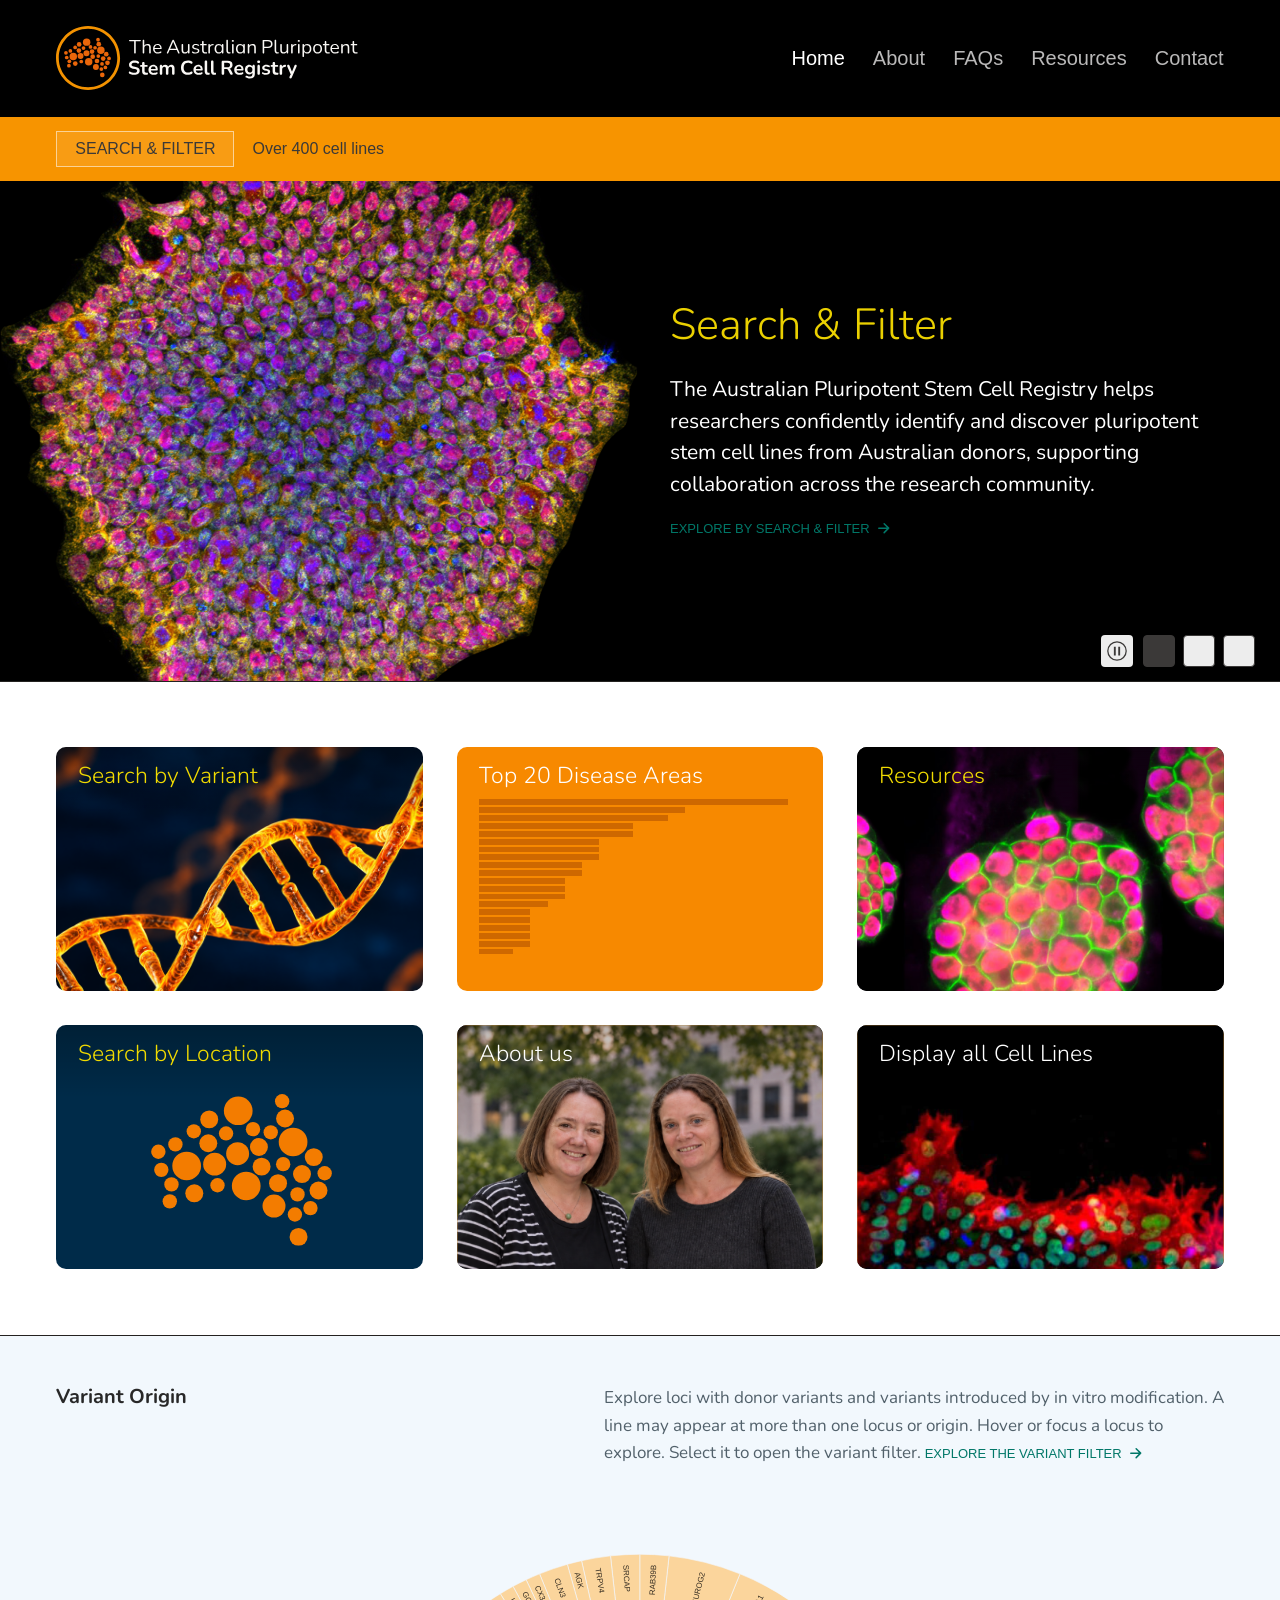
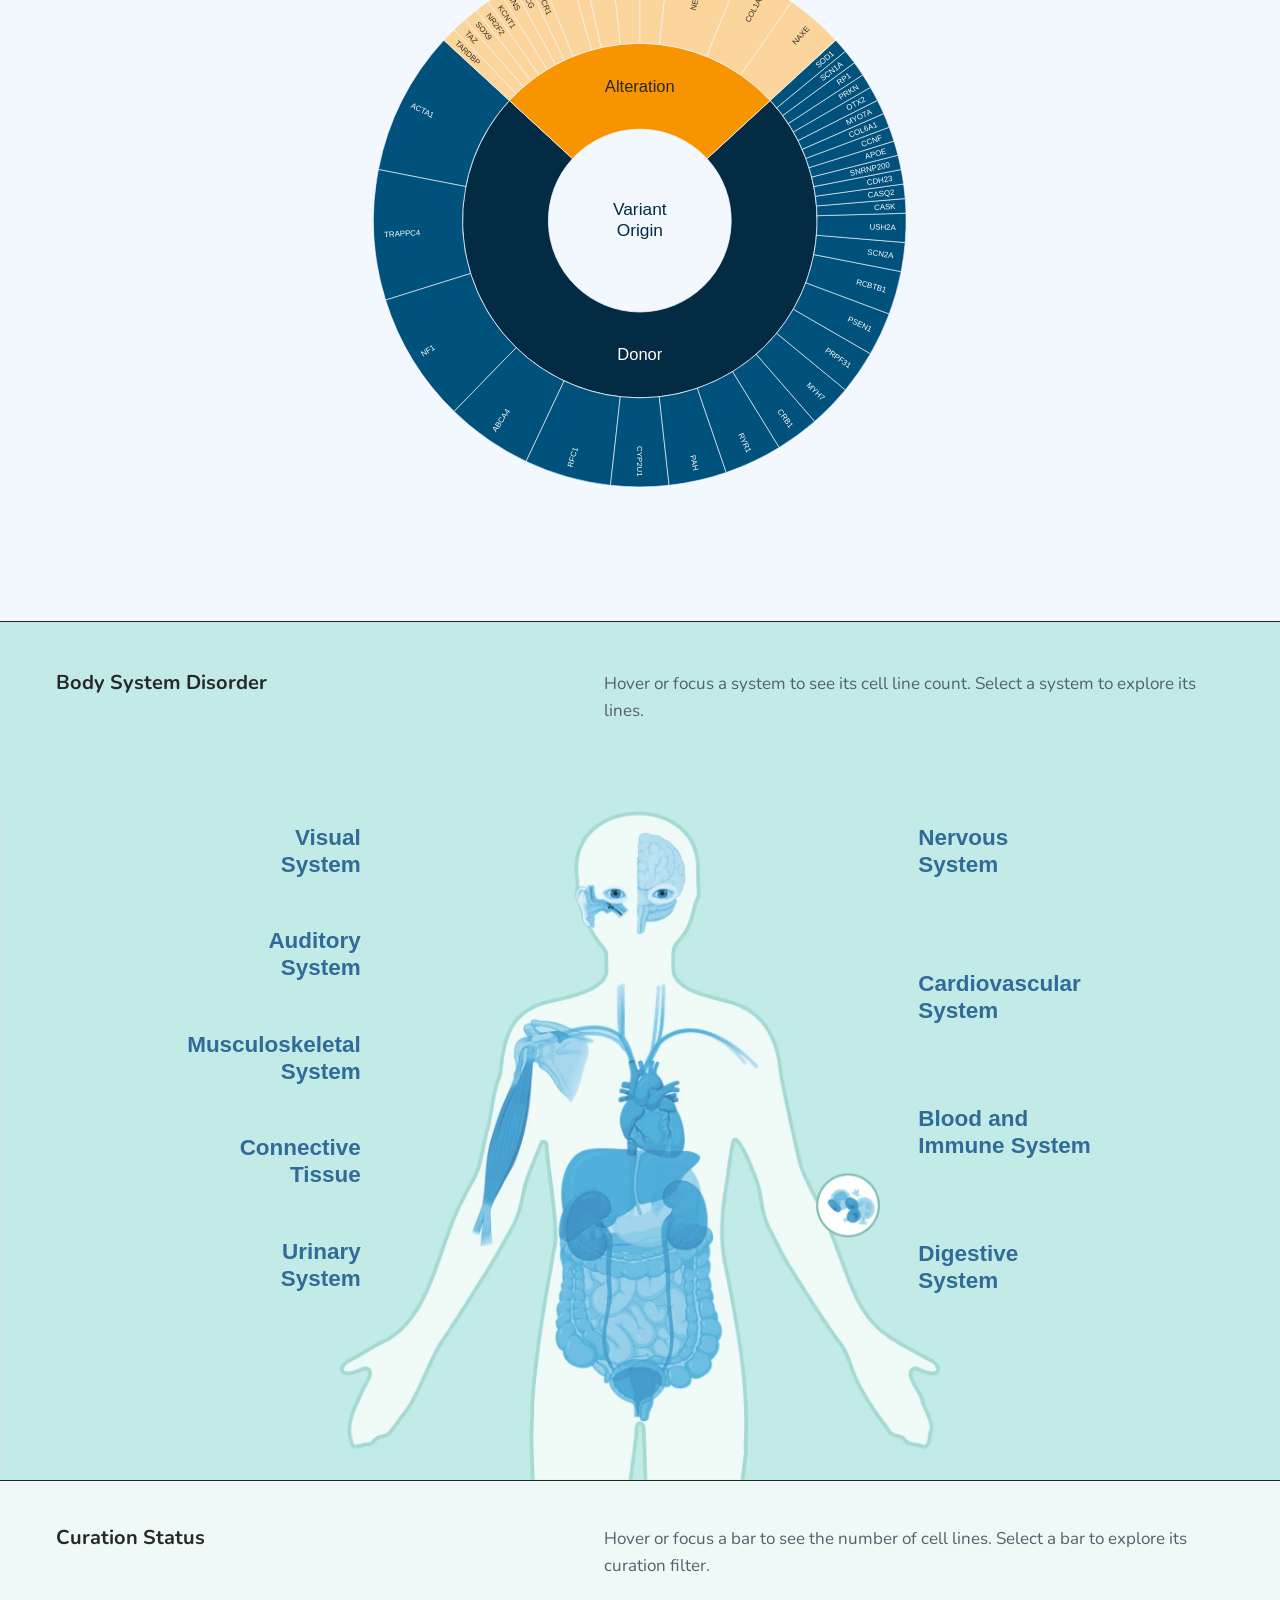
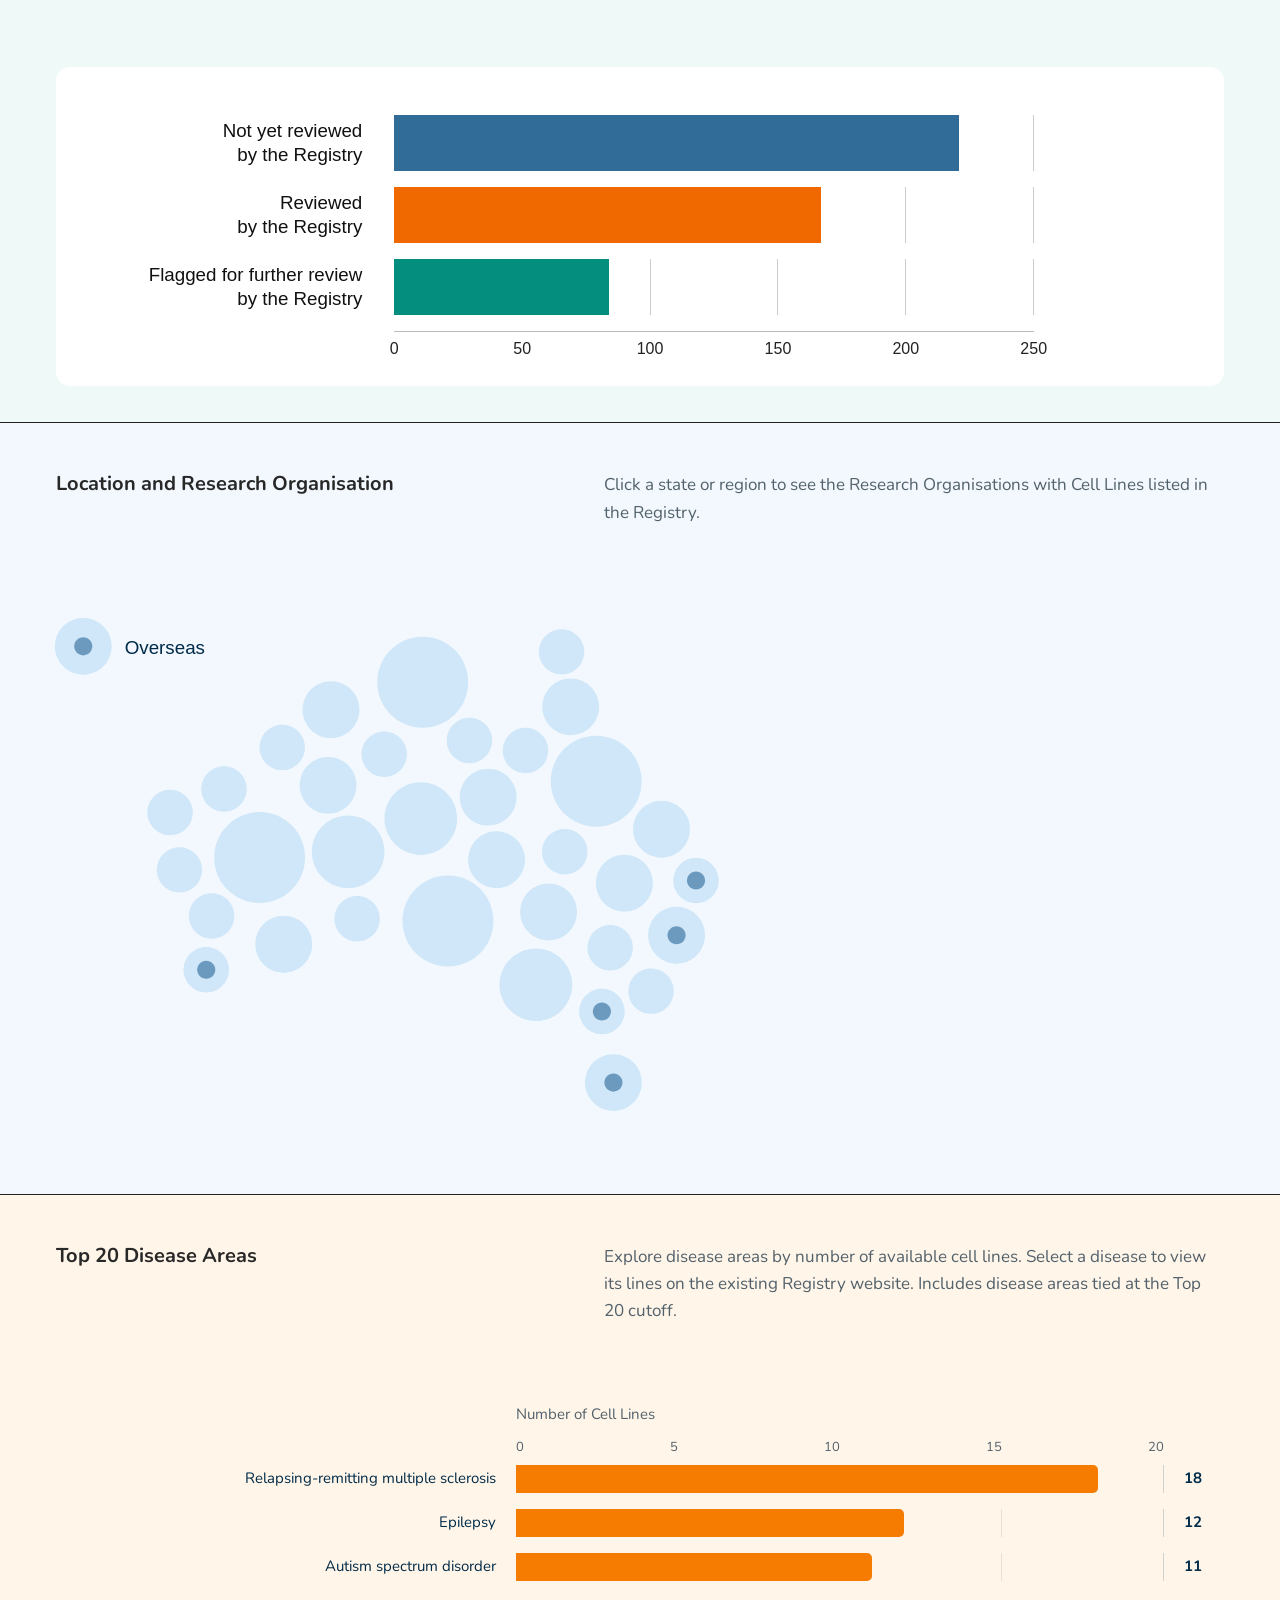
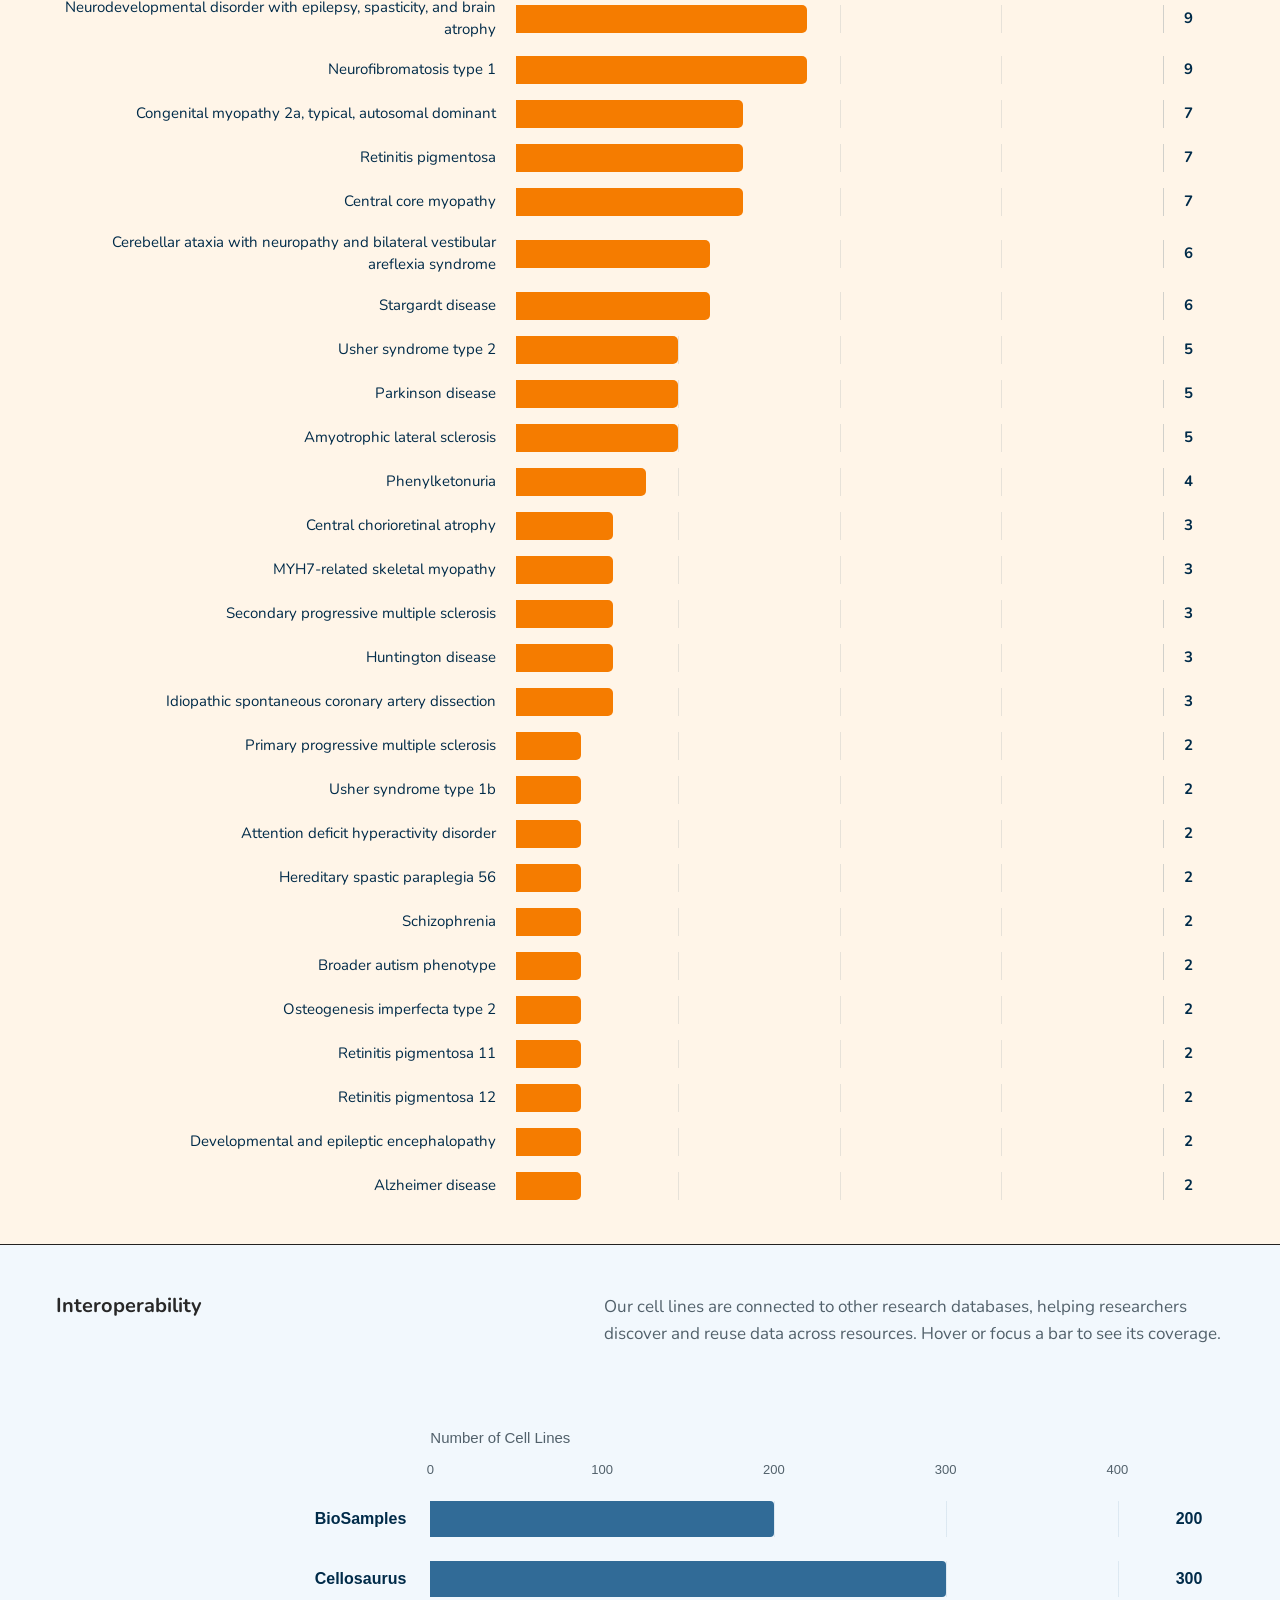
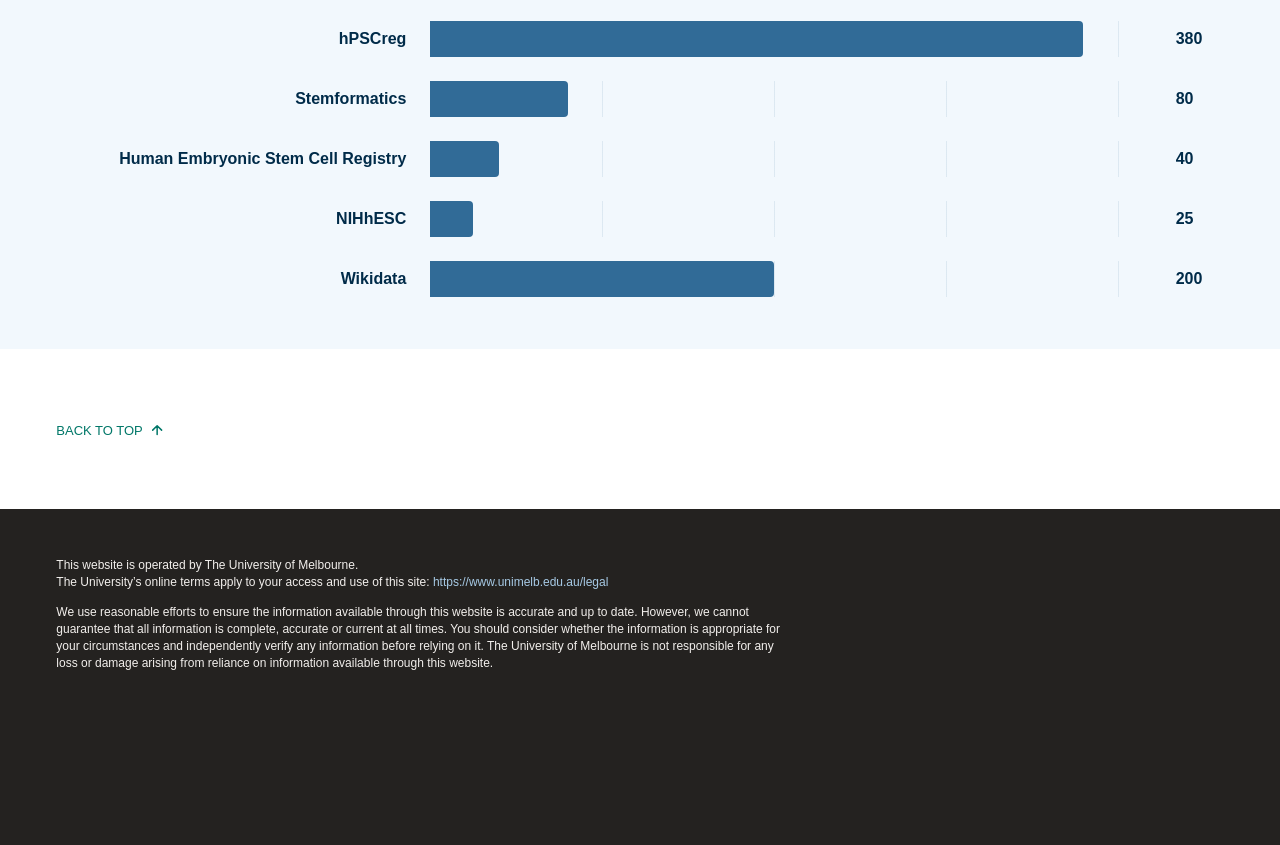
<file: home.html>
<!doctype html><html lang="en"><head><meta name="theme-color" content="#000000"><meta charset="utf-8"><meta name="viewport" content="width=device-width,initial-scale=1"><title>Home | Australian Pluripotent Stem Cell Registry</title><link rel="stylesheet" href="https://rsms.me/inter/inter.css"><link rel="stylesheet" href="css/styles.css?v=20261008-mobile-margins"><link rel="preconnect" href="https://fonts.googleapis.com"><link rel="preconnect" href="https://fonts.gstatic.com" crossorigin><link rel="stylesheet" href="https://fonts.googleapis.com/css2?family=Nunito:wght@300;400;500;600;700&display=swap"><link rel="stylesheet" href="css/home.css?v=20261103-card-responsive-bars"><link rel="stylesheet" href="css/site-navigation.css"><link rel="stylesheet" href="css/mobile-toolbars.css?v=20261008-shared-phone-margins"><link rel="stylesheet" href="css/footer.css?v=20261103-ramp"><link rel="stylesheet" href="css/page-consistency.css?v=20261103-complete-arrows"></head><body class="home-page"><header class="site-header">

    <div class="header-inner">

      <a href="home.html" class="logo">
        <img
          src="assets/asr-logo.svg?v=approved-20260928"
          alt="Australian Pluripotent Stem Cell Registry">
      </a>


      <nav class="desktop-nav" aria-label="Main navigation"><a href="home.html" aria-current="page">Home</a><a href="about.html">About</a><a href="faqs.html">FAQs</a><a href="resources.html">Resources</a><a href="contact.html">Contact</a></nav>


      <button
        class="mobile-menu-button"
        aria-label="Open menu">

        <span></span>
        <span></span>
        <span></span>

      </button>

    </div>

  </header>
<section class="home-toolbar"><div class="home-toolbar-inner"><a class="filter-button" href="index.html?filter=open">SEARCH &amp; FILTER</a><a href="index.html?view=all">Over 400 cell lines</a></div></section>
<main><section class="hero" aria-label="Explore the Registry" aria-roledescription="carousel">
<article class="slide slide-cells" aria-label="1 of 3: Search &amp; Filter"><div class="slide-inner"><div class="slide-art"><img src="assets/home/slide-cells.png" alt="Fluorescence microscopy of a stem cell colony"></div><div class="slide-copy"><h1>Search &amp; Filter</h1><p>The Australian Pluripotent Stem Cell Registry helps researchers confidently identify and discover pluripotent stem cell lines from Australian donors, supporting collaboration across the research community.</p><a href="index.html?filter=open" class="registry-link">Explore by search &amp; filter <svg class="registry-link-arrow" viewBox="0 0 16 16" aria-hidden="true" focusable="false"><path d="M2 8h11 M8 3l5 5-5 5"/></svg></a></div></div></article>
<article class="slide slide-research" aria-label="2 of 3: Research Groups" hidden><div class="slide-inner"><div class="slide-art"><img src="assets/home/slide-researcher.png" alt="Researcher examining a cell culture plate using an inverted microscope"></div><div class="slide-copy"><h2>Research Groups</h2><p>The Registry has recently been updated and we have over 55 research groups represented.</p><p>You can search by State, Institution, Group or Cell Line contact.</p><a href="index.html?filter=open&amp;section=organisation" class="registry-link">Explore research groups <svg class="registry-link-arrow" viewBox="0 0 16 16" aria-hidden="true" focusable="false"><path d="M2 8h11 M8 3l5 5-5 5"/></svg></a></div></div></article>
<article class="slide slide-body" aria-label="3 of 3: Body System" hidden><div class="slide-inner"><div class="slide-art"><img src="assets/home/slide-body.png?v=20261101" alt="Illustration of human body systems"></div><div class="slide-copy"><h2>Body System</h2><p>The Australian Stem Cell Registry helps researchers confidently identify, discover and ethically reuse pluripotent stem cell lines from Australian donors, supporting collaboration across the research community.</p><a href="#body-systems" class="registry-link">Explore cell lines by body system <svg class="registry-link-arrow" viewBox="0 0 16 16" aria-hidden="true" focusable="false"><path d="M2 8h11 M8 3l5 5-5 5"/></svg></a></div></div></article>
<div class="slider-controls"><button id="slide-pause" type="button" aria-pressed="false" aria-label="Pause slideshow"><svg viewBox="0 0 32 32" aria-hidden="true" width="20" height="20"><circle cx="16" cy="16" r="14.7" fill="none" stroke="currentColor" stroke-width="2"/><path class="slider-pause-mark" d="M11 9h3v14h-3zM18 9h3v14h-3z" fill="currentColor"/><path class="slider-play-mark" d="m12 9 11 7-11 7z" fill="currentColor"/></svg></button><div class="slide-dots"><button aria-label="Show Search &amp; Filter slide" aria-pressed="true"></button><button aria-label="Show Research Groups slide" aria-pressed="false"></button><button aria-label="Show Body System slide" aria-pressed="false"></button></div><span class="visually-hidden" id="slide-status" aria-live="polite"></span></div></section>
<section class="home-tiles" aria-label="Explore by topic">
<a class="home-tile" href="index.html?filter=open&amp;section=variant"><img src="assets/home/tile-variant-orange.png" alt="Orange DNA double helix against a dark blue background." loading="lazy"><span>Search by Variant</span></a>
<a class="home-tile tile-chart" href="#top-disease-areas"><span>Top 20 Disease Areas</span><div class="decorative-bars" aria-hidden="true"><i style="--disease-bar-width:100.0000%"></i><i style="--disease-bar-width:66.6667%"></i><i style="--disease-bar-width:61.1111%"></i><i style="--disease-bar-width:50.0000%"></i><i style="--disease-bar-width:50.0000%"></i><i style="--disease-bar-width:38.8889%"></i><i style="--disease-bar-width:38.8889%"></i><i style="--disease-bar-width:38.8889%"></i><i style="--disease-bar-width:33.3333%"></i><i style="--disease-bar-width:33.3333%"></i><i style="--disease-bar-width:27.7778%"></i><i style="--disease-bar-width:27.7778%"></i><i style="--disease-bar-width:27.7778%"></i><i style="--disease-bar-width:22.2222%"></i><i style="--disease-bar-width:16.6667%"></i><i style="--disease-bar-width:16.6667%"></i><i style="--disease-bar-width:16.6667%"></i><i style="--disease-bar-width:16.6667%"></i><i style="--disease-bar-width:16.6667%"></i><i style="--disease-bar-width:11.1111%"></i></div></a>
<a class="home-tile" href="resources.html"><img src="assets/home/tile-2.png" alt="Fluorescence microscopy of cell colonies with pink nuclei and green cell boundaries." loading="lazy"><span>Resources</span></a>
<a class="home-tile tile-map" href="#location"><img src="assets/home/map-symbol-02.svg" alt="Map of Australia marked with research locations." loading="lazy"><span>Search by Location</span></a>
<a class="home-tile tile-white" href="about.html"><img src="assets/home/tile-3.png" alt="Two members of the Australian stem cell research team outdoors." loading="lazy"><span>About us</span></a>
<a class="home-tile tile-white" href="index.html?view=all"><img src="assets/home/tile-4.png" alt="Fluorescence microscopy showing red-stained cells with multicoloured nuclei." loading="lazy"><span>Display all Cell Lines</span></a></section>
<section class="variant-origin" id="about" aria-labelledby="variant-title">
<div class="variant-inner"><div class="variant-heading"><h2 id="variant-title">Variant Origin</h2>
<p class="variant-intro">Explore loci with donor variants and variants introduced by in vitro modification. A line may appear at more than one locus or origin. Hover or focus a locus to explore. Select it to open the variant filter. <a href="index.html?filter=open&amp;section=variant" class="registry-link">Explore the variant filter <svg class="registry-link-arrow" viewBox="0 0 16 16" aria-hidden="true" focusable="false"><path d="M2 8h11 M8 3l5 5-5 5"/></svg></a></p></div>
<div class="variant-chart" id="variant-chart"></div>
<div class="variant-tree" id="variant-tree" aria-label="Variant origins and loci"></div>

</div></section>

<section class="body-system-section" id="body-systems" aria-labelledby="body-system-title"><div class="body-system-inner"><div class="section-heading body-system-heading"><h2 id="body-system-title">Body System Disorder</h2><p class="section-instructions">Hover or focus a system to see its cell line count. Select a system to explore its lines.</p></div><div id="body-system-diagram" class="body-system-diagram"></div><div class="body-system-mobile" aria-label="Cell lines by body system"></div></div></section>
<section class="curation-status" aria-labelledby="curation-title">
<div class="curation-inner"><div class="section-heading curation-heading"><h2 id="curation-title">Curation Status</h2><p class="section-instructions">Hover or focus a bar to see the number of cell lines. Select a bar to explore its curation filter.</p></div>
<div class="curation-card"><div id="curation-chart" class="curation-chart" aria-label="Cell lines by curation status"></div></div>

</div></section>
<section class="location-section" id="location" aria-labelledby="location-title"><div class="location-inner"><div class="location-heading"><h2 id="location-title">Location and Research Organisation</h2><p>Click a state or region to see the Research Organisations with Cell Lines listed in the Registry.</p></div><div class="location-stage"><svg xmlns="http://www.w3.org/2000/svg" viewBox="0 0 1364.97 800" aria-label="Australian states and territories" class="location-map-svg"><g class="location-bubbles" aria-hidden="true"><path transform="translate(477.6685 461.2278) scale(1 -1)" d="M 0 0 C 26.764 0 48.461 -21.697 48.461 -48.461 C 48.461 -75.225 26.764 -96.922 0 -96.922 C -26.764 -96.922 -48.461 -75.225 -48.461 -48.461 C -48.461 -21.697 -26.764 0 0 0"/><path transform="translate(276.8296 393.5968) scale(1 -1)" d="M 0 0 C 26.764 0 48.461 -21.697 48.461 -48.461 C 48.461 -75.225 26.764 -96.922 0 -96.922 C -26.764 -96.922 -48.461 -75.225 -48.461 -48.461 C -48.461 -21.697 -26.764 0 0 0"/><path transform="translate(635.7618 312.2432) scale(1 -1)" d="M 0 0 C 26.764 0 48.461 -21.697 48.461 -48.461 C 48.461 -75.225 26.764 -96.922 0 -96.922 C -26.764 -96.922 -48.461 -75.225 -48.461 -48.461 C -48.461 -21.697 -26.764 0 0 0"/><path transform="translate(450.759 206.6443) scale(1 -1)" d="M 0 0 C 26.764 0 48.461 -21.697 48.461 -48.461 C 48.461 -75.225 26.764 -96.922 0 -96.922 C -26.764 -96.922 -48.461 -75.225 -48.461 -48.461 C -48.461 -21.697 -26.764 0 0 0"/><path transform="translate(641.8641 582.0378) scale(1 -1)" d="M 0 0 C 13.382 0 24.23 -10.848 24.23 -24.23 C 24.23 -37.613 13.382 -48.461 0 -48.461 C -13.382 -48.461 -24.23 -37.613 -24.23 -24.23 C -24.23 -10.848 -13.382 0 0 0"/><path transform="translate(380.8062 483.0173) scale(1 -1)" d="M 0 0 C 13.382 0 24.23 -10.848 24.23 -24.23 C 24.23 -37.613 13.382 -48.461 0 -48.461 C -13.382 -48.461 -24.23 -37.613 -24.23 -24.23 C -24.23 -10.848 -13.382 0 0 0"/><path transform="translate(602.244 411.6208) scale(1 -1)" d="M 0 0 C 13.382 0 24.23 -10.848 24.23 -24.23 C 24.23 -37.613 13.382 -48.461 0 -48.461 C -13.382 -48.461 -24.23 -37.613 -24.23 -24.23 C -24.23 -10.848 -13.382 0 0 0"/><path transform="translate(650.6751 513.9751) scale(1 -1)" d="M 0 0 C 13.382 0 24.23 -10.848 24.23 -24.23 C 24.23 -37.613 13.382 -48.461 0 -48.461 C -13.382 -48.461 -24.23 -37.613 -24.23 -24.23 C -24.23 -10.848 -13.382 0 0 0"/><path transform="translate(300.941 300.3661) scale(1 -1)" d="M 0 0 C 13.382 0 24.23 -10.848 24.23 -24.23 C 24.23 -37.613 13.382 -48.461 0 -48.461 C -13.382 -48.461 -24.23 -37.613 -24.23 -24.23 C -24.23 -10.848 -13.382 0 0 0"/><path transform="translate(598.8505 198.4881) scale(1 -1)" d="M 0 0 C 13.382 0 24.23 -10.848 24.23 -24.23 C 24.23 -37.613 13.382 -48.461 0 -48.461 C -13.382 -48.461 -24.23 -37.613 -24.23 -24.23 C -24.23 -10.848 -13.382 0 0 0"/><path transform="translate(560.3467 303.7745) scale(1 -1)" d="M 0 0 C 13.382 0 24.23 -10.848 24.23 -24.23 C 24.23 -37.613 13.382 -48.461 0 -48.461 C -13.382 -48.461 -24.23 -37.613 -24.23 -24.23 C -24.23 -10.848 -13.382 0 0 0"/><path transform="translate(742.2091 442.3554) scale(1 -1)" d="M 0 0 C 13.382 0 24.23 -10.848 24.23 -24.23 C 24.23 -37.613 13.382 -48.461 0 -48.461 C -13.382 -48.461 -24.23 -37.613 -24.23 -24.23 C -24.23 -10.848 -13.382 0 0 0"/><path transform="translate(694.2691 560.3971) scale(1 -1)" d="M 0 0 C 13.382 0 24.23 -10.848 24.23 -24.23 C 24.23 -37.613 13.382 -48.461 0 -48.461 C -13.382 -48.461 -24.23 -37.613 -24.23 -24.23 C -24.23 -10.848 -13.382 0 0 0"/><path transform="translate(409.7101 307.6740) scale(1 -1)" d="M 0 0 C 13.382 0 24.23 -10.848 24.23 -24.23 C 24.23 -37.613 13.382 -48.461 0 -48.461 C -13.382 -48.461 -24.23 -37.613 -24.23 -24.23 C -24.23 -10.848 -13.382 0 0 0"/><path transform="translate(500.6041 293.1178) scale(1 -1)" d="M 0 0 C 13.382 0 24.23 -10.848 24.23 -24.23 C 24.23 -37.613 13.382 -48.461 0 -48.461 C -13.382 -48.461 -24.23 -37.613 -24.23 -24.23 C -24.23 -10.848 -13.382 0 0 0"/><path transform="translate(181.3515 369.7385) scale(1 -1)" d="M 0 0 C 13.382 0 24.23 -10.848 24.23 -24.23 C 24.23 -37.613 13.382 -48.461 0 -48.461 C -13.382 -48.461 -24.23 -37.613 -24.23 -24.23 C -24.23 -10.848 -13.382 0 0 0"/><path transform="translate(238.8616 344.7341) scale(1 -1)" d="M 0 0 C 13.382 0 24.23 -10.848 24.23 -24.23 C 24.23 -37.613 13.382 -48.461 0 -48.461 C -13.382 -48.461 -24.23 -37.613 -24.23 -24.23 C -24.23 -10.848 -13.382 0 0 0"/><path transform="translate(191.3532 430.9844) scale(1 -1)" d="M 0 0 C 13.382 0 24.23 -10.848 24.23 -24.23 C 24.23 -37.613 13.382 -48.461 0 -48.461 C -13.382 -48.461 -24.23 -37.613 -24.23 -24.23 C -24.23 -10.848 -13.382 0 0 0"/><path transform="translate(225.645 480.1746) scale(1 -1)" d="M 0 0 C 13.382 0 24.23 -10.848 24.23 -24.23 C 24.23 -37.613 13.382 -48.461 0 -48.461 C -13.382 -48.461 -24.23 -37.613 -24.23 -24.23 C -24.23 -10.848 -13.382 0 0 0"/><path transform="translate(219.9148 537.5508) scale(1 -1)" d="M 0 0 C 13.382 0 24.23 -10.848 24.23 -24.23 C 24.23 -37.613 13.382 -48.461 0 -48.461 C -13.382 -48.461 -24.23 -37.613 -24.23 -24.23 C -24.23 -10.848 -13.382 0 0 0"/><path transform="translate(571.3903 538.9498) scale(1 -1)" d="M 0 0 C 21.405 0 38.757 -17.352 38.757 -38.757 C 38.757 -60.162 21.405 -77.514 0 -77.514 C -21.405 -77.514 -38.757 -60.162 -38.757 -38.757 C -38.757 -17.352 -21.405 0 0 0"/><path transform="translate(448.705 361.7460) scale(1 -1)" d="M 0 0 C 21.405 0 38.757 -17.352 38.757 -38.757 C 38.757 -60.162 21.405 -77.514 0 -77.514 C -21.405 -77.514 -38.757 -60.162 -38.757 -38.757 C -38.757 -17.352 -21.405 0 0 0"/><path transform="translate(371.251 397.1540) scale(1 -1)" d="M 0 0 C 21.405 0 38.757 -17.352 38.757 -38.757 C 38.757 -60.162 21.405 -77.514 0 -77.514 C -21.405 -77.514 -38.757 -60.162 -38.757 -38.757 C -38.757 -17.352 -21.405 0 0 0"/><path transform="translate(654.1281 651.7673) scale(1 -1)" d="M 0 0 C 16.728 0 30.288 -13.56 30.288 -30.288 C 30.288 -47.016 16.728 -60.576 0 -60.576 C -16.728 -60.576 -30.288 -47.016 -30.288 -30.288 C -30.288 -13.56 -16.728 0 0 0"/><path transform="translate(520.5332 347.3982) scale(1 -1)" d="M 0 0 C 16.728 0 30.288 -13.56 30.288 -30.288 C 30.288 -47.016 16.728 -60.576 0 -60.576 C -16.728 -60.576 -30.288 -47.016 -30.288 -30.288 C -30.288 -13.56 -16.728 0 0 0"/><path transform="translate(705.4318 381.6304) scale(1 -1)" d="M 0 0 C 16.728 0 30.288 -13.56 30.288 -30.288 C 30.288 -47.016 16.728 -60.576 0 -60.576 C -16.728 -60.576 -30.288 -47.016 -30.288 -30.288 C -30.288 -13.56 -16.728 0 0 0"/><path transform="translate(349.8335 334.7621) scale(1 -1)" d="M 0 0 C 16.728 0 30.288 -13.56 30.288 -30.288 C 30.288 -47.016 16.728 -60.576 0 -60.576 C -16.728 -60.576 -30.288 -47.016 -30.288 -30.288 C -30.288 -13.56 -16.728 0 0 0"/><path transform="translate(608.5992 251.0718) scale(1 -1)" d="M 0 0 C 16.728 0 30.288 -13.56 30.288 -30.288 C 30.288 -47.016 16.728 -60.576 0 -60.576 C -16.728 -60.576 -30.288 -47.016 -30.288 -30.288 C -30.288 -13.56 -16.728 0 0 0"/><path transform="translate(352.9144 254.0931) scale(1 -1)" d="M 0 0 C 16.728 0 30.288 -13.56 30.288 -30.288 C 30.288 -47.016 16.728 -60.576 0 -60.576 C -16.728 -60.576 -30.288 -47.016 -30.288 -30.288 C -30.288 -13.56 -16.728 0 0 0"/><path transform="translate(302.5484 504.2711) scale(1 -1)" d="M 0 0 C 16.728 0 30.288 -13.56 30.288 -30.288 C 30.288 -47.016 16.728 -60.576 0 -60.576 C -16.728 -60.576 -30.288 -47.016 -30.288 -30.288 C -30.288 -13.56 -16.728 0 0 0"/><path transform="translate(529.5228 414.0618) scale(1 -1)" d="M 0 0 C 16.728 0 30.288 -13.56 30.288 -30.288 C 30.288 -47.016 16.728 -60.576 0 -60.576 C -16.728 -60.576 -30.288 -47.016 -30.288 -30.288 C -30.288 -13.56 -16.728 0 0 0"/><path transform="translate(665.8118 439.0662) scale(1 -1)" d="M 0 0 C 16.728 0 30.288 -13.56 30.288 -30.288 C 30.288 -47.016 16.728 -60.576 0 -60.576 C -16.728 -60.576 -30.288 -47.016 -30.288 -30.288 C -30.288 -13.56 -16.728 0 0 0"/><path transform="translate(584.994 469.8602) scale(1 -1)" d="M 0 0 C 16.728 0 30.288 -13.56 30.288 -30.288 C 30.288 -47.016 16.728 -60.576 0 -60.576 C -16.728 -60.576 -30.288 -47.016 -30.288 -30.288 C -30.288 -13.56 -16.728 0 0 0"/><path transform="translate(721.4614 494.6265) scale(1 -1)" d="M 0 0 C 16.728 0 30.288 -13.56 30.288 -30.288 C 30.288 -47.016 16.728 -60.576 0 -60.576 C -16.728 -60.576 -30.288 -47.016 -30.288 -30.288 C -30.288 -13.56 -16.728 0 0 0"/><path transform="translate(88.7703 186.5747) scale(1 -1)" d="M 0 0 C 16.728 0 30.288 -13.56 30.288 -30.288 C 30.288 -47.016 16.728 -60.576 0 -60.576 C -16.728 -60.576 -30.288 -47.016 -30.288 -30.288 C -30.288 -13.56 -16.728 0 0 0"/></g><g class="location-capitals" fill="rgb(42.4% 60.4% 74.9%)" pointer-events="none" aria-hidden="true"><path transform="translate(721.4614 515.2587) scale(1 -1)" d="M 0 0 C 5.333 0 9.656 -4.323 9.656 -9.656 C 9.656 -14.989 5.333 -19.312 0 -19.312 C -5.333 -19.312 -9.656 -14.989 -9.656 -9.656 C -9.656 -4.323 -5.333 0 0 0"/><path transform="translate(742.2091 456.9300) scale(1 -1)" d="M 0 0 C 5.333 0 9.656 -4.323 9.656 -9.656 C 9.656 -14.989 5.333 -19.312 0 -19.312 C -5.333 -19.312 -9.656 -14.989 -9.656 -9.656 C -9.656 -4.323 -5.333 0 0 0"/><path transform="translate(641.8641 596.6123) scale(1 -1)" d="M 0 0 C 5.333 0 9.656 -4.323 9.656 -9.656 C 9.656 -14.989 5.333 -19.312 0 -19.312 C -5.333 -19.312 -9.656 -14.989 -9.656 -9.656 C -9.656 -4.323 -5.333 0 0 0"/><path transform="translate(654.1281 672.3994) scale(1 -1)" d="M 0 0 C 5.333 0 9.656 -4.323 9.656 -9.656 C 9.656 -14.989 5.333 -19.312 0 -19.312 C -5.333 -19.312 -9.656 -14.989 -9.656 -9.656 C -9.656 -4.323 -5.333 0 0 0"/><path transform="translate(219.9148 552.1254) scale(1 -1)" d="M 0 0 C 5.333 0 9.656 -4.323 9.656 -9.656 C 9.656 -14.989 5.333 -19.312 0 -19.312 C -5.333 -19.312 -9.656 -14.989 -9.656 -9.656 C -9.656 -4.323 -5.333 0 0 0"/><path transform="translate(88.7703 207.2069) scale(1 -1)" d="M 0 0 C 5.333 0 9.656 -4.323 9.656 -9.656 C 9.656 -14.989 5.333 -19.312 0 -19.312 C -5.333 -19.312 -9.656 -14.989 -9.656 -9.656 C -9.656 -4.323 -5.333 0 0 0"/></g><text x="132.9961" y="224.8643" class="overseas-label">Overseas</text><g class="location-hit-areas"><g transform="matrix(.85 0 0 .85 105 69)"><path d="M870.1,520.8L869.6,520.8L870.3,521.2L870.3,522.2L870.8,521.6L870.1,520.8ZM727.9,582.1L727.9,581.2L727.5,581.0L727.7,580.3L728.6,579.9L729.2,580.0L729.0,580.3L729.4,580.6L729.1,581.4L729.4,581.2L729.7,581.6L730.2,581.3L730.3,580.9L730.1,580.7L730.4,580.2L730.1,580.0L729.8,580.2L729.4,579.8L729.2,579.1L729.4,578.8L729.1,578.8L729.1,578.2L728.9,578.3L728.7,577.9L729.1,576.8L729.7,576.2L730.0,576.3L730.2,575.8L730.7,574.4L730.5,573.4L731.4,573.1L730.9,573.0L730.7,572.1L730.1,572.5L729.5,572.4L729.8,572.3L729.5,572.3L729.8,572.1L729.8,571.6L730.2,571.5L730.2,571.3L731.1,571.4L730.7,572.0L730.9,572.2L731.2,571.6L731.7,571.4L731.5,570.9L731.4,571.1L731.0,570.8L731.5,570.9L731.3,569.9L731.8,569.3L731.6,569.1L731.8,568.4L732.8,566.9L735.2,565.3L735.9,564.5L735.9,564.3L735.3,564.2L735.1,564.6L735.2,564.3L734.3,564.5L734.8,564.4L734.7,564.1L734.0,564.1L734.5,564.1L734.3,563.9L734.6,563.8L734.7,564.0L734.8,563.7L734.9,564.2L735.3,563.9L735.4,564.3L735.5,563.9L735.6,564.2L735.8,563.7L736.6,563.7L736.9,563.4L736.8,563.0L736.2,563.1L736.5,563.2L736.3,563.4L735.7,563.4L736.0,563.2L735.8,563.0L735.4,563.2L735.7,563.5L735.5,563.7L735.2,563.2L734.9,563.4L735.0,563.1L734.6,563.0L734.3,563.2L734.6,563.0L734.2,562.9L733.8,563.1L733.7,563.5L733.7,563.1L734.1,562.9L733.3,562.7L733.4,562.4L733.4,562.6L733.7,562.5L733.8,562.1L733.6,562.8L734.1,562.6L733.9,562.7L734.3,562.7L734.2,562.9L734.5,562.7L735.0,563.0L735.2,562.7L735.2,563.1L735.5,562.9L735.8,562.2L736.1,562.5L736.2,562.2L736.3,562.6L736.3,562.2L736.6,562.4L736.4,562.3L736.4,562.5L736.7,562.4L736.6,562.7L736.8,562.6L737.2,563.0L737.3,562.4L737.5,562.5L737.4,561.7L737.9,561.2L737.8,560.2L737.5,560.8L736.9,560.9L736.9,560.6L736.8,560.8L736.5,560.5L736.2,560.9L735.9,560.8L736.3,560.6L736.2,560.4L735.6,560.8L735.5,560.7L735.8,560.5L735.6,560.3L735.4,560.5L735.2,560.4L735.0,560.7L735.1,560.3L734.7,560.4L734.6,560.0L734.4,560.3L734.4,560.0L733.9,560.0L734.6,559.9L735.3,560.4L736.0,560.3L735.4,560.1L735.5,559.7L735.5,560.1L736.1,560.1L736.1,560.3L736.2,560.2L736.7,560.5L736.7,560.3L737.0,560.4L737.0,560.2L737.2,560.5L737.6,560.1L737.3,560.1L737.2,559.7L736.7,559.9L736.9,559.5L736.7,559.4L737.0,559.4L736.5,559.1L736.8,559.3L736.9,559.1L737.0,559.7L737.3,559.6L737.4,559.9L737.7,559.8L737.5,559.6L738.1,560.0L738.2,559.7L737.9,559.5L738.1,559.1L738.2,558.7L738.0,558.7L738.4,558.6L738.1,558.4L738.2,558.0L738.0,558.3L737.6,558.2L738.4,557.8L738.8,556.6L738.5,556.1L738.7,555.9L738.5,555.9L738.4,556.2L738.6,556.6L738.4,556.4L738.2,556.8L738.3,557.3L737.8,557.0L737.6,557.2L737.8,556.8L737.6,556.7L738.1,556.5L738.2,556.3L738.0,556.3L738.3,555.9L738.0,555.7L737.3,556.0L737.4,556.3L736.7,556.2L736.9,556.5L736.7,556.4L735.9,556.6L735.8,557.2L735.5,557.1L735.8,556.6L736.6,556.3L736.2,556.1L737.0,556.1L737.2,555.8L736.9,555.5L736.6,555.7L736.9,555.2L736.4,555.3L736.0,554.7L735.9,555.2L735.5,555.1L735.9,555.5L735.6,555.4L735.8,555.8L735.3,555.7L735.5,555.9L735.0,556.0L735.1,556.2L734.7,556.0L735.6,555.6L735.5,555.2L735.0,555.3L735.4,555.0L735.1,555.0L735.2,554.8L734.9,554.6L735.6,554.9L735.6,554.5L735.2,554.4L735.6,553.9L734.7,554.2L734.4,553.6L734.2,553.8L734.3,553.6L734.7,554.2L735.0,553.9L735.4,554.0L735.8,553.3L735.9,553.4L735.6,553.8L735.9,554.0L735.6,554.3L735.7,554.7L736.1,554.5L736.4,555.1L736.3,554.3L736.9,554.0L737.0,553.7L737.0,554.1L736.4,554.4L736.9,555.0L736.9,554.6L737.5,554.2L737.0,554.7L737.4,555.7L737.7,555.4L738.3,555.4L738.3,555.0L739.0,554.8L738.6,554.5L738.7,554.2L738.1,554.4L738.4,554.3L738.2,554.0L738.5,554.1L738.3,553.8L738.6,553.7L738.5,553.3L738.8,553.3L738.8,553.7L739.3,553.5L738.8,554.2L739.3,554.4L739.2,554.1L739.5,554.0L739.4,554.5L738.8,554.3L739.2,554.9L738.7,554.9L738.9,555.3L740.1,554.9L740.6,554.3L740.4,554.0L740.7,553.7L740.6,553.4L741.6,552.2L741.4,551.7L741.1,552.2L740.6,552.0L740.5,551.6L741.0,551.6L740.5,551.2L740.9,551.1L741.4,550.5L741.8,550.4L741.6,549.8L742.6,550.1L742.6,549.3L743.0,549.5L742.5,550.3L741.8,550.5L742.3,550.7L741.5,551.8L742.8,550.8L742.6,550.2L743.6,549.4L743.9,549.0L743.7,548.6L744.3,547.5L743.9,547.6L743.8,547.2L743.2,548.7L742.8,547.8L742.9,548.1L742.4,548.5L742.7,548.6L742.6,549.0L742.2,548.4L742.0,548.7L742.0,548.4L741.7,548.3L742.2,548.1L742.2,547.9L742.6,548.0L742.6,547.7L742.3,547.5L741.9,547.8L741.7,547.6L742.4,547.0L743.4,547.4L742.9,547.2L743.0,546.8L743.2,547.0L743.2,546.7L742.8,546.6L743.1,546.5L743.5,546.8L743.2,546.0L742.9,545.9L743.5,546.1L743.4,545.4L743.9,545.6L743.7,546.3L744.2,546.6L743.9,546.9L744.0,547.1L743.9,547.4L744.2,547.4L744.4,546.9L745.4,546.2L745.5,545.4L746.7,544.6L746.0,544.7L745.9,544.4L746.2,544.7L746.1,544.2L745.5,543.9L746.2,544.3L746.2,543.6L744.8,543.2L745.4,543.9L744.7,543.0L745.9,543.5L746.2,543.0L746.9,543.0L746.4,543.6L746.3,544.6L746.8,543.9L748.5,543.1L750.9,542.3L752.0,542.5L752.1,542.0L752.9,541.9L753.2,541.1L751.5,541.4L751.1,540.9L751.2,541.5L751.0,541.2L750.7,541.4L749.8,541.2L749.0,541.6L749.0,541.2L749.6,541.0L749.6,540.7L749.3,540.9L749.1,540.5L749.5,540.1L750.5,540.3L750.7,540.6L751.0,540.0L750.9,540.5L751.2,540.7L751.9,540.6L752.1,540.2L752.3,540.4L752.2,540.7L752.9,540.5L753.5,540.9L753.2,540.7L753.3,540.0L754.8,539.1L755.7,538.0L759.2,536.5L758.8,535.9L759.4,534.7L758.9,534.3L758.9,534.0L759.7,532.7L758.7,532.0L758.6,531.6L758.8,530.8L759.3,530.2L759.2,529.6L760.8,527.7L762.8,526.4L762.5,526.2L762.5,525.8L763.7,524.4L763.5,524.1L763.7,523.6L764.4,522.9L764.2,522.7L764.4,521.7L765.9,520.1L765.6,519.0L766.6,517.3L766.4,517.2L766.3,515.9L766.8,514.5L767.9,513.3L768.1,512.8L767.7,512.7L767.7,512.0L768.5,510.7L768.3,509.9L767.6,510.0L767.2,509.6L766.8,507.5L767.0,506.5L767.3,506.0L767.2,505.3L767.5,503.5L768.9,500.8L769.6,500.3L769.4,500.3L769.6,500.2L769.4,500.1L769.4,499.3L770.5,497.7L770.6,496.9L770.4,496.8L770.4,495.7L771.6,493.6L771.6,492.7L772.2,491.2L772.0,490.8L772.7,489.5L772.5,489.2L772.8,488.3L772.7,488.0L773.3,486.2L773.1,485.9L773.4,484.2L772.8,483.8L772.9,483.0L774.8,480.4L774.4,479.7L774.9,478.3L777.0,475.9L776.0,475.8L776.8,475.8L776.6,475.4L776.8,475.3L776.8,475.8L777.1,475.9L777.4,475.3L777.1,474.2L777.9,471.8L777.4,471.9L776.9,471.4L776.4,469.7L777.0,465.4L776.7,465.1L776.5,463.9L776.6,464.5L776.4,465.0L776.1,465.1L776.6,464.5L776.1,464.1L775.8,464.3L775.8,464.8L775.4,464.7L775.6,464.2L776.3,464.1L776.4,463.8L776.1,464.0L775.1,463.7L773.1,465.2L771.8,465.0L771.0,465.5L770.0,465.2L769.9,466.0L769.1,466.4L768.8,467.1L767.8,466.8L765.9,466.7L765.0,466.3L764.1,466.4L763.7,467.0L763.2,466.9L762.8,467.2L761.3,466.3L760.9,466.3L760.4,465.6L759.9,466.8L758.9,466.2L759.1,465.5L758.6,465.2L757.9,465.4L757.5,466.1L757.1,466.1L757.1,466.7L756.6,467.2L755.3,467.2L753.7,468.6L752.7,468.4L752.1,468.9L751.2,469.0L750.3,469.9L749.8,469.9L749.7,469.6L749.2,469.8L749.3,470.6L749.8,470.9L750.2,472.3L751.1,472.6L751.3,473.0L750.7,473.4L750.6,474.9L750.3,475.5L750.6,475.5L750.6,475.7L750.2,476.4L749.9,476.2L748.6,476.8L747.4,476.4L747.1,477.3L746.7,477.1L746.2,477.3L746.1,476.9L745.6,476.6L745.5,475.8L745.0,475.8L743.8,476.8L743.4,476.7L742.3,477.2L741.5,478.4L741.3,479.0L741.5,479.2L739.7,481.0L738.4,480.8L738.4,480.3L737.8,479.7L737.7,479.3L737.9,478.9L737.6,478.5L737.8,478.1L737.7,476.9L734.8,475.2L733.8,475.3L733.7,474.6L733.4,474.5L733.5,474.0L733.2,473.6L732.0,473.4L731.4,472.7L730.9,472.8L728.8,471.8L727.6,472.2L727.4,472.1L726.7,472.5L725.4,472.1L725.4,472.4L725.0,472.4L725.2,472.2L724.9,472.1L723.5,472.3L723.0,472.1L723.1,471.8L722.3,471.6L722.0,470.8L720.9,470.1L719.6,470.8L718.6,470.4L718.4,470.6L717.6,470.6L717.4,470.9L716.3,470.9L715.6,471.4L711.3,471.4L711.0,471.8L710.3,471.7L710.3,471.4L709.6,471.1L709.4,471.2L709.0,470.7L707.6,470.8L706.7,471.1L705.6,472.8L705.1,472.6L704.4,473.1L704.0,473.1L703.6,473.6L703.2,473.6L702.8,474.0L702.2,474.2L702.0,474.7L701.4,474.7L701.2,475.2L700.4,475.3L699.5,477.3L698.5,477.6L698.3,478.0L563.0,478.0L563.2,563.4L563.0,563.7L563.4,564.0L563.6,563.6L563.7,564.0L564.1,563.9L564.5,564.3L564.6,563.9L565.0,564.1L565.6,563.9L565.6,564.4L566.0,564.2L566.2,564.6L566.5,564.0L566.9,564.3L567.1,564.0L567.1,564.5L567.4,564.3L568.4,564.9L568.5,565.4L569.1,564.9L569.6,565.3L569.9,565.2L569.9,565.5L570.4,565.5L570.6,565.9L571.4,565.6L571.8,566.1L571.7,566.7L572.1,566.6L572.1,566.3L573.3,566.3L573.0,566.0L573.3,565.8L572.9,565.6L573.5,565.7L573.4,565.4L573.7,565.5L573.8,565.1L574.5,564.7L575.0,564.6L575.2,565.0L575.4,564.5L576.0,564.7L575.9,564.9L576.2,564.7L576.2,565.0L577.9,565.3L578.0,565.0L578.4,564.9L578.7,564.9L578.9,565.4L579.1,565.0L579.5,565.3L579.6,564.9L580.4,565.1L580.2,564.8L580.6,564.7L580.5,565.1L581.3,565.2L581.1,565.6L581.4,566.0L582.0,566.0L582.0,565.7L582.5,565.5L582.8,565.6L582.8,566.1L583.9,566.2L584.2,566.6L584.0,567.4L584.2,567.5L584.0,568.2L584.9,568.0L585.1,568.2L584.8,568.6L586.7,568.7L586.6,569.2L586.2,569.2L586.4,569.2L586.4,569.6L586.0,569.7L586.3,570.4L586.0,571.0L586.5,571.1L586.1,571.5L586.7,571.4L586.4,571.8L586.8,571.9L586.3,572.0L586.6,572.3L586.9,572.2L586.9,572.7L587.2,572.6L587.7,572.9L587.6,572.5L588.0,572.6L588.0,573.4L587.7,573.8L588.2,573.8L588.1,574.4L588.8,574.3L588.5,574.5L588.7,574.8L588.5,575.0L588.8,574.9L588.5,575.6L588.9,575.9L590.9,576.3L591.0,576.0L590.5,575.9L590.5,575.4L591.2,575.3L591.5,575.6L591.5,575.3L591.9,575.3L591.5,574.6L592.1,574.5L591.7,574.1L592.0,573.6L591.7,573.5L592.0,573.4L591.9,573.2L592.9,573.2L592.7,572.8L593.3,572.8L593.1,572.7L593.5,572.3L593.8,572.5L593.4,573.0L593.8,573.0L593.7,573.3L594.0,573.2L594.3,573.6L594.8,573.7L594.5,573.9L594.8,574.1L594.6,574.3L595.1,574.6L595.7,574.0L596.3,574.3L596.5,574.8L596.8,574.3L597.3,574.5L597.2,574.8L597.6,574.6L597.7,574.9L597.7,574.7L597.9,574.9L598.2,574.5L598.6,574.9L598.9,574.6L599.1,574.7L598.8,574.9L599.2,574.8L599.0,575.0L599.5,575.2L599.7,574.9L599.8,575.2L600.1,575.1L600.4,575.5L600.7,575.4L600.8,575.9L601.1,575.7L601.2,575.9L601.7,575.8L601.3,576.1L601.6,576.2L601.7,576.5L602.3,576.3L602.9,576.5L603.1,576.9L602.8,577.4L603.0,577.4L603.0,577.6L602.5,578.1L602.8,578.9L602.4,579.2L602.4,579.9L602.7,580.2L602.7,580.6L602.5,580.6L603.0,581.1L602.8,581.2L602.8,581.6L603.6,582.5L603.6,583.2L604.6,583.2L605.0,583.7L606.7,583.5L606.9,583.7L606.6,584.1L607.0,584.8L606.6,585.7L607.2,586.0L607.5,586.6L607.8,586.5L607.9,586.8L608.6,586.3L609.1,586.7L609.8,586.6L610.1,586.8L610.0,587.2L610.9,587.4L610.8,587.6L611.5,587.9L611.6,588.2L612.9,588.6L613.5,588.5L613.6,589.1L613.9,589.1L613.8,589.4L614.2,589.6L614.7,589.3L615.1,589.8L615.8,590.0L616.2,590.9L616.6,590.9L616.8,591.4L617.6,591.7L617.7,592.0L618.2,592.3L618.5,592.8L619.0,592.5L619.0,592.8L619.9,593.0L620.2,593.5L620.4,593.5L620.2,594.0L620.5,593.9L620.3,594.1L620.6,594.2L620.3,594.2L620.5,594.5L621.0,594.6L620.9,595.4L621.2,595.3L621.1,595.5L621.6,595.9L621.9,595.9L622.4,596.5L622.8,596.4L622.8,596.9L623.6,597.1L624.0,597.7L624.5,597.5L624.5,598.3L624.8,597.8L625.1,597.9L625.1,598.3L625.7,598.0L625.6,598.6L626.2,598.5L626.4,599.0L626.6,598.8L627.2,599.2L627.6,598.9L627.7,599.1L627.8,598.7L628.3,598.7L628.7,598.0L629.9,598.1L630.1,598.4L630.7,598.2L630.4,597.3L629.7,596.8L629.8,596.5L630.3,596.3L630.1,595.8L630.6,595.0L630.5,594.7L630.9,594.5L631.3,594.6L631.8,594.2L633.2,594.0L633.3,594.2L633.7,594.1L633.6,594.3L635.2,594.1L635.4,594.5L636.5,594.5L637.0,594.7L638.0,594.4L638.1,594.1L638.9,594.1L639.0,593.8L639.9,593.9L640.1,593.6L640.2,594.0L640.6,593.8L640.5,594.1L641.1,594.4L641.2,594.9L641.6,594.7L641.5,595.0L642.5,595.6L642.5,595.7L642.9,595.7L642.9,595.9L643.3,596.0L643.2,596.2L644.2,596.3L644.8,596.9L645.6,596.6L645.5,596.3L646.3,596.2L646.3,596.5L646.8,596.6L647.2,596.3L647.1,596.7L647.5,597.3L648.5,596.9L649.6,597.4L649.6,597.2L650.0,597.3L650.3,597.0L650.2,597.3L650.9,597.3L651.2,597.7L652.4,597.2L652.6,597.5L652.8,597.2L653.0,597.5L652.8,597.7L653.6,597.7L653.8,597.4L654.3,597.9L655.2,596.4L655.5,596.6L655.7,596.4L655.9,596.7L656.5,596.8L656.5,596.3L657.3,596.9L657.6,596.5L657.9,596.7L658.4,596.5L658.4,596.9L659.1,597.1L659.2,597.4L659.6,597.4L659.7,597.7L660.4,597.4L660.4,597.8L660.8,597.7L660.7,598.0L661.7,597.9L662.0,598.5L662.8,598.3L663.0,598.5L663.4,598.4L663.4,598.9L663.8,598.7L664.0,599.0L664.3,598.3L664.7,598.6L665.1,598.4L665.6,599.0L665.9,598.8L666.1,598.1L666.6,597.9L666.7,597.2L667.1,596.9L667.5,597.6L667.8,597.5L668.5,597.9L669.8,597.7L670.4,598.0L671.9,596.0L672.7,596.3L672.9,596.1L673.4,596.0L673.9,596.4L673.9,596.8L674.4,597.1L674.9,596.7L674.3,596.6L674.3,596.4L675.2,596.6L676.0,596.1L677.0,595.8L678.2,596.5L678.7,596.4L680.0,597.0L680.5,596.9L680.7,597.7L682.0,597.8L681.7,598.5L682.0,598.7L681.8,599.1L682.1,599.4L682.6,599.4L682.4,600.0L682.7,600.5L682.4,600.8L682.6,602.3L683.0,602.4L682.6,603.6L683.4,604.2L683.5,604.7L684.1,604.9L684.3,606.6L684.6,606.5L684.7,606.9L685.2,606.8L685.7,607.2L685.4,607.4L685.7,607.5L685.6,608.1L684.9,609.1L684.2,609.5L684.3,609.8L683.7,610.4L683.9,610.6L685.3,610.5L715.6,622.6L715.6,621.6L715.3,621.2L715.1,620.4L715.5,619.3L715.0,618.7L715.8,618.1L716.9,618.5L716.2,617.6L716.4,617.6L716.1,616.4L715.8,616.4L715.2,615.7L714.5,615.9L713.9,615.7L713.8,615.4L714.6,615.3L714.7,614.8L715.1,614.9L715.1,614.3L714.8,613.9L715.1,613.1L714.5,613.1L714.4,612.5L714.6,612.2L714.9,612.3L714.8,611.9L715.2,611.5L714.9,611.3L715.0,610.8L715.6,610.1L715.9,609.3L715.6,609.3L715.7,608.9L717.2,606.4L716.9,605.3L717.4,604.3L717.1,603.8L718.4,602.2L718.2,601.9L718.5,601.5L718.1,599.4L718.4,598.6L718.3,598.1L718.8,597.2L718.6,595.1L718.9,594.7L719.3,594.6L719.0,594.5L719.2,594.2L720.0,594.2L719.8,593.7L720.0,593.6L719.6,592.5L719.0,592.0L720.0,591.9L720.7,592.3L721.2,591.7L721.1,591.0L721.5,590.8L721.5,590.4L722.9,589.1L722.7,587.9L723.7,586.6L724.4,586.2L724.1,586.1L724.3,585.5L724.0,585.4L724.1,585.0L725.3,584.2L725.0,584.0L725.2,583.7L726.1,583.2L726.3,582.6L726.1,582.4L726.8,582.5L727.2,582.0L727.9,582.1ZM702.9,583.8L703.2,583.9L703.0,584.1L703.6,584.4L703.6,584.6L704.4,584.7L705.1,585.3L705.7,585.2L705.8,585.5L705.0,586.0L703.2,585.6L702.5,585.9L701.5,587.0L701.4,587.3L701.6,587.4L701.3,587.7L701.6,588.7L701.2,589.4L701.4,590.1L700.3,590.0L700.9,591.8L700.5,593.0L700.6,594.4L700.1,594.9L699.8,595.6L699.2,595.3L698.3,595.2L697.5,594.5L697.1,593.8L697.4,592.9L697.1,592.2L696.8,592.3L696.6,592.9L695.5,592.1L695.6,591.3L695.0,591.0L695.3,590.7L695.1,590.3L695.4,590.0L695.1,589.7L695.0,587.9L695.7,586.5L695.5,585.8L695.8,585.2L701.1,582.1L702.2,582.7L702.5,583.9L702.9,583.8Z" data-region="New South Wales" role="button" tabindex="0" aria-label="New South Wales" aria-expanded="false"/><path d="M635.7,637.6L635.6,638.0L635.9,637.7L637.0,638.1L637.6,637.9L637.9,637.3L639.6,637.0L638.7,636.2L637.0,636.3L636.1,635.8L635.7,637.6ZM563.1,563.4L562.8,563.5L562.4,562.7L562.4,564.6L562.4,632.0L565.6,633.2L568.0,634.8L569.7,636.4L569.8,636.8L569.2,637.2L569.4,637.6L570.0,637.7L569.9,637.3L570.8,637.2L571.8,637.6L571.9,638.0L572.2,638.4L572.7,637.6L573.6,637.9L573.7,637.7L574.1,637.7L573.2,636.3L574.6,635.6L575.6,635.3L578.8,635.7L582.5,637.7L584.2,637.7L584.4,637.2L586.3,636.9L588.0,637.9L588.4,637.7L589.6,638.2L594.6,641.3L595.9,641.7L597.3,641.6L598.4,642.1L601.0,644.0L603.1,643.8L604.3,644.3L605.7,645.6L606.4,645.5L607.5,644.5L608.3,644.2L608.6,643.5L611.2,642.8L611.7,642.4L612.7,641.1L613.6,640.6L613.7,640.0L614.6,639.1L615.8,639.0L616.2,638.4L618.3,637.7L619.6,636.5L621.3,635.8L622.5,635.9L622.6,635.7L623.2,635.6L624.4,636.0L624.5,635.7L625.4,635.5L624.8,635.6L624.6,635.3L625.7,634.4L626.0,634.4L625.8,634.7L626.0,634.6L626.2,633.5L625.8,633.0L624.7,632.8L623.5,633.6L622.1,633.8L621.2,633.1L621.1,633.6L620.2,633.5L620.1,632.8L620.8,632.3L621.6,632.6L621.9,632.3L622.6,632.6L622.8,631.8L623.5,631.6L624.1,631.1L625.1,631.0L626.5,630.0L627.6,629.7L627.8,628.9L628.8,628.6L629.4,628.8L629.6,628.7L629.3,628.3L629.8,628.3L630.5,628.6L631.3,630.7L631.6,630.9L632.1,630.8L632.7,631.5L633.1,632.2L633.0,633.4L631.6,634.6L631.4,635.3L630.7,636.0L630.8,636.4L629.7,636.9L627.8,637.3L627.0,637.1L626.5,636.5L625.1,636.2L628.3,638.3L629.1,639.1L629.1,639.5L629.9,639.5L631.5,639.3L631.9,638.3L633.2,637.6L635.0,638.0L634.7,637.5L634.1,637.4L634.8,637.4L634.3,636.0L634.8,636.2L634.8,635.6L635.4,635.1L635.3,634.8L636.1,635.2L636.5,635.1L636.9,634.6L638.0,634.9L638.5,634.6L639.3,635.0L639.5,635.7L639.9,636.1L639.8,636.7L640.3,636.8L640.3,637.3L639.8,638.1L638.1,637.9L638.4,638.4L638.1,639.0L638.4,639.4L638.1,639.7L637.2,639.9L637.3,640.1L639.2,640.5L640.5,642.1L641.3,642.5L642.2,642.5L643.1,642.0L644.0,642.3L645.8,644.2L646.7,646.5L648.1,645.9L648.0,645.4L648.6,644.8L650.3,645.2L652.0,646.6L652.6,647.5L652.5,647.9L652.2,647.9L652.7,647.9L653.2,648.7L653.6,648.5L653.3,648.5L653.5,648.7L653.4,648.9L654.0,649.0L653.5,649.5L653.9,650.1L654.4,650.3L655.3,650.2L655.5,649.5L655.2,649.4L655.3,649.1L656.2,649.0L655.8,648.6L656.1,648.4L655.3,648.2L655.6,648.1L655.4,647.7L655.7,647.1L656.3,646.5L656.0,645.8L656.1,644.5L655.4,644.2L655.1,645.5L654.0,645.8L653.5,646.4L653.0,646.4L653.0,645.9L652.6,645.6L652.6,644.7L652.0,644.8L651.7,644.1L651.2,643.6L651.3,643.4L651.6,643.5L651.3,643.3L651.9,642.9L651.6,642.8L653.8,642.7L653.6,642.6L654.0,642.4L654.5,642.7L654.5,643.2L654.9,643.3L655.4,642.8L656.4,642.8L656.4,642.6L656.8,642.8L657.2,642.7L657.4,643.0L657.4,642.7L657.6,642.7L657.3,642.6L657.7,642.5L657.8,642.8L657.9,642.6L657.9,642.9L657.9,642.5L658.9,642.4L659.1,641.9L659.4,642.3L659.2,642.4L659.9,642.5L660.2,642.0L660.6,642.3L661.4,642.0L661.5,641.6L661.3,641.6L662.3,641.5L662.3,641.3L663.1,641.4L663.7,641.1L663.0,641.8L673.1,633.6L678.4,630.2L681.2,629.2L686.9,627.8L693.7,627.6L694.4,627.9L694.7,627.5L695.7,627.4L701.1,627.2L703.2,627.3L703.7,627.7L704.8,627.2L707.2,627.2L707.9,626.5L709.1,626.4L709.5,625.9L710.5,625.6L711.6,623.9L712.2,623.5L714.4,623.2L715.6,622.6L685.3,610.5L683.9,610.6L683.7,610.4L684.3,609.8L684.2,609.5L684.9,609.1L685.6,608.1L685.7,607.5L685.4,607.4L685.7,607.2L685.2,606.8L684.7,606.9L684.6,606.5L684.3,606.6L684.1,604.9L683.5,604.7L683.4,604.2L682.6,603.6L683.0,602.4L682.6,602.3L682.4,600.8L682.7,600.5L682.4,600.0L682.6,599.4L682.1,599.4L681.8,599.1L682.0,598.7L681.7,598.5L682.0,597.8L680.7,597.7L680.5,596.9L680.0,597.0L678.7,596.4L678.2,596.5L677.0,595.8L676.0,596.1L675.2,596.6L674.3,596.4L674.3,596.6L674.9,596.7L674.4,597.1L673.9,596.8L673.9,596.4L673.4,596.0L672.9,596.1L672.7,596.3L671.9,596.0L670.4,598.0L669.8,597.7L668.5,597.9L667.8,597.5L667.5,597.6L667.1,596.9L666.7,597.2L666.6,597.9L666.1,598.1L665.9,598.8L665.6,599.0L665.1,598.4L664.7,598.6L664.3,598.3L664.0,599.0L663.8,598.7L663.4,598.9L663.4,598.4L663.0,598.5L662.8,598.3L662.0,598.5L661.7,597.9L660.7,598.0L660.8,597.7L660.4,597.8L660.4,597.4L659.7,597.7L659.6,597.4L659.2,597.4L659.1,597.1L658.4,596.9L658.4,596.5L657.9,596.7L657.6,596.5L657.3,596.9L656.5,596.3L656.5,596.8L655.9,596.7L655.7,596.4L655.5,596.6L655.2,596.4L654.3,597.9L653.8,597.4L653.6,597.7L652.8,597.7L653.0,597.5L652.8,597.2L652.6,597.5L652.4,597.2L651.2,597.7L650.9,597.3L650.2,597.3L650.3,597.0L650.0,597.3L649.6,597.2L649.6,597.4L648.5,596.9L647.5,597.3L647.1,596.7L647.2,596.3L646.8,596.6L646.3,596.5L646.3,596.2L645.5,596.3L645.6,596.6L644.8,596.9L644.2,596.3L643.2,596.2L643.3,596.0L642.9,595.9L642.9,595.7L642.5,595.7L642.5,595.6L641.5,595.0L641.6,594.7L641.2,594.9L641.1,594.4L640.5,594.1L640.6,593.8L640.2,594.0L640.1,593.6L639.9,593.9L639.0,593.8L638.9,594.1L638.1,594.1L638.0,594.4L637.0,594.7L636.5,594.5L635.4,594.5L635.2,594.1L633.6,594.3L633.7,594.1L633.3,594.2L633.2,594.0L631.8,594.2L631.3,594.6L630.9,594.5L630.5,594.7L630.6,595.0L630.1,595.8L630.3,596.3L629.8,596.5L629.7,596.8L630.4,597.3L630.7,598.2L630.1,598.4L629.9,598.1L628.7,598.0L628.3,598.7L627.8,598.7L627.7,599.1L627.6,598.9L627.2,599.2L626.6,598.8L626.4,599.0L626.2,598.5L625.6,598.6L625.7,598.0L625.1,598.3L625.1,597.9L624.8,597.8L624.5,598.3L624.5,597.5L624.0,597.7L623.6,597.1L622.8,596.9L622.8,596.4L622.4,596.5L621.9,595.9L621.6,595.9L621.1,595.5L621.2,595.3L620.9,595.4L621.0,594.6L620.5,594.5L620.3,594.2L620.6,594.2L620.3,594.1L620.5,593.9L620.2,594.0L620.4,593.5L620.2,593.5L619.9,593.0L619.0,592.8L619.0,592.5L618.5,592.8L618.2,592.3L617.7,592.0L617.6,591.7L616.8,591.4L616.6,590.9L616.2,590.9L615.8,590.0L615.1,589.8L614.7,589.3L614.2,589.6L613.8,589.4L613.9,589.1L613.6,589.1L613.5,588.5L612.9,588.6L611.6,588.2L611.5,587.9L610.8,587.6L610.9,587.4L610.0,587.2L610.1,586.8L609.8,586.6L609.1,586.7L608.6,586.3L607.9,586.8L607.8,586.5L607.5,586.6L607.2,586.0L606.6,585.7L607.0,584.8L606.6,584.1L606.9,583.7L606.7,583.5L605.0,583.7L604.6,583.2L603.6,583.2L603.6,582.5L602.8,581.6L602.8,581.2L603.0,581.1L602.5,580.6L602.7,580.6L602.7,580.2L602.4,579.9L602.4,579.2L602.8,578.9L602.5,578.1L603.0,577.6L603.0,577.4L602.8,577.4L603.1,576.9L602.9,576.5L602.3,576.3L601.7,576.5L601.6,576.2L601.3,576.1L601.7,575.8L601.2,575.9L601.1,575.7L600.8,575.9L600.7,575.4L600.4,575.5L600.1,575.1L599.8,575.2L599.7,574.9L599.5,575.2L599.0,575.0L599.2,574.8L598.8,574.9L599.1,574.7L598.9,574.6L598.6,574.9L598.2,574.5L597.9,574.9L597.7,574.7L597.7,574.9L597.6,574.6L597.2,574.8L597.3,574.5L596.8,574.3L596.5,574.8L596.3,574.3L595.7,574.0L595.1,574.6L594.6,574.3L594.8,574.1L594.5,573.9L594.8,573.7L594.3,573.6L594.0,573.2L593.7,573.3L593.8,573.0L593.4,573.0L593.8,572.5L593.5,572.3L593.1,572.7L593.3,572.8L592.7,572.8L592.9,573.2L591.9,573.2L592.0,573.4L591.7,573.5L592.0,573.6L591.7,574.1L592.1,574.5L591.5,574.6L591.9,575.3L591.5,575.3L591.5,575.6L591.2,575.3L590.5,575.4L590.5,575.9L591.0,576.0L590.9,576.3L588.9,575.9L588.5,575.6L588.8,574.9L588.5,575.0L588.7,574.8L588.5,574.5L588.8,574.3L588.1,574.4L588.2,573.8L587.7,573.8L588.0,573.4L588.0,572.6L587.6,572.5L587.7,572.9L587.2,572.6L586.9,572.7L586.9,572.2L586.6,572.3L586.3,572.0L586.8,571.9L586.4,571.8L586.7,571.4L586.1,571.5L586.5,571.1L586.0,571.0L586.3,570.4L586.0,569.7L586.4,569.6L586.4,569.2L586.2,569.2L586.6,569.2L586.7,568.7L584.8,568.6L585.1,568.2L584.9,568.0L584.0,568.2L584.2,567.5L584.0,567.4L584.2,566.6L583.9,566.2L582.8,566.1L582.8,565.6L582.5,565.5L582.0,565.7L582.0,566.0L581.4,566.0L581.1,565.6L581.3,565.2L580.5,565.1L580.6,564.7L580.2,564.8L580.4,565.1L579.6,564.9L579.5,565.3L579.1,565.0L578.9,565.4L578.7,564.9L578.4,564.9L578.0,565.0L577.9,565.3L576.2,565.0L576.2,564.7L575.9,564.9L576.0,564.7L575.4,564.5L575.2,565.0L575.0,564.6L574.5,564.7L573.8,565.1L573.7,565.5L573.4,565.4L573.5,565.7L572.9,565.6L573.3,565.8L573.0,566.0L573.3,566.3L572.1,566.3L572.1,566.6L571.7,566.7L571.8,566.1L571.4,565.6L570.6,565.9L570.4,565.5L569.9,565.5L569.9,565.2L569.6,565.3L569.1,564.9L568.5,565.4L568.4,564.9L567.4,564.3L567.1,564.5L567.1,564.0L566.9,564.3L566.5,564.0L566.2,564.6L566.0,564.2L565.6,564.4L565.6,563.9L565.0,564.1L564.6,563.9L564.5,564.3L564.1,563.9L563.7,564.0L563.6,563.6L563.4,564.0L563.1,563.4ZM633.7,639.0L633.5,639.6L633.0,639.8L633.9,639.7L634.8,640.0L635.1,639.6L635.6,639.6L637.1,640.6L637.2,640.4L636.8,640.1L637.2,639.7L636.1,639.6L636.2,639.3L635.9,639.2L636.3,638.8L635.6,638.8L636.1,638.7L634.5,638.6L633.7,639.0ZM657.7,643.6L656.5,644.0L657.2,643.4L656.6,643.5L656.7,643.2L655.9,643.6L656.4,644.2L657.3,644.4L658.2,643.9L659.4,643.7L658.6,643.9L657.9,643.5L657.7,643.6ZM662.5,641.8L663.0,641.5L662.5,641.4L661.4,641.8L661.9,642.1L662.5,641.8ZM658.7,643.3L659.5,643.0L658.2,642.9L658.0,643.2L658.7,643.3ZM655.9,643.1L655.6,643.1L655.6,643.4L656.5,643.2L655.9,643.1Z" data-region="Victoria" role="button" tabindex="0" aria-label="Victoria" aria-expanded="false"/><path d="M590.8,165.7L591.0,166.2L591.3,165.7L590.9,165.5L590.8,165.7ZM595.3,152.6L596.1,152.5L595.6,152.3L595.3,152.6ZM585.4,147.6L584.4,147.4L585.2,147.8L585.4,147.6ZM585.2,163.7L584.8,164.0L585.1,164.2L585.4,164.1L585.2,163.7ZM594.2,155.6L594.6,155.9L594.8,155.7L594.4,155.3L594.1,155.4L594.2,155.6ZM690.1,325.0L689.6,324.6L689.6,325.8L690.1,325.8L690.1,325.0ZM583.7,163.9L583.1,164.5L583.3,164.8L583.9,164.1L583.7,163.9ZM582.3,142.6L584.6,142.9L585.0,142.5L584.1,142.4L583.8,141.9L582.3,142.6ZM591.7,144.4L591.0,144.2L590.2,144.6L590.2,144.9L591.2,145.3L592.6,145.1L593.6,144.5L592.9,144.2L591.7,144.4ZM591.4,144.3L592.3,144.3L591.7,144.1L591.4,144.3ZM657.9,304.0L658.4,303.9L659.0,304.2L659.8,303.9L659.6,303.5L658.9,303.7L658.5,303.0L657.8,302.5L658.0,303.1L657.6,303.7L657.9,304.0ZM662.2,311.1L662.8,310.6L663.0,309.9L662.7,309.7L662.5,310.0L662.2,309.8L661.3,310.1L662.2,311.1ZM656.3,301.5L656.5,301.8L656.4,302.3L656.6,301.6L656.2,300.6L656.3,301.5ZM656.8,302.6L656.6,302.9L656.8,303.2L657.0,302.4L656.6,302.2L656.8,302.6ZM584.1,165.2L584.0,165.4L584.5,165.9L585.6,165.4L585.2,164.7L584.4,164.9L584.1,165.2ZM583.0,154.5L583.4,154.1L582.8,154.2L583.0,154.5ZM652.2,296.0L650.2,295.0L649.2,295.2L649.7,295.9L650.6,296.3L651.3,297.2L651.8,299.1L653.2,299.4L653.6,299.2L653.6,298.6L654.1,298.1L653.5,297.8L653.8,297.5L653.6,297.2L653.2,297.0L652.7,296.4L653.1,294.9L652.3,295.0L651.8,294.3L651.7,294.9L652.2,296.0ZM537.2,276.0L537.8,276.1L537.9,275.7L538.8,275.6L538.4,275.2L538.5,274.6L537.4,273.7L537.5,274.0L537.1,274.5L537.3,274.8L536.8,274.4L536.2,275.3L535.7,275.4L536.4,276.4L536.3,275.8L537.2,275.4L537.2,276.0ZM531.3,270.7L530.6,270.8L530.6,271.3L530.9,271.4L531.2,271.0L531.6,271.0L531.3,270.7ZM539.3,276.3L539.9,275.3L539.7,275.1L539.4,275.8L539.1,275.9L539.3,276.3ZM532.9,274.4L532.5,274.1L532.6,274.6L533.5,275.0L532.9,274.4ZM650.9,297.3L650.5,297.1L651.0,298.0L650.9,297.3ZM650.7,294.0L651.3,293.8L650.7,293.6L650.7,294.0ZM650.9,290.4L651.0,290.1L650.6,289.8L650.3,289.9L650.9,290.4ZM651.1,298.0L651.3,298.2L651.3,297.7L651.0,297.3L651.1,298.0ZM532.3,268.3L532.4,269.0L532.8,269.1L532.9,269.5L534.3,269.4L535.0,268.7L535.4,268.7L535.4,267.9L535.8,267.9L536.1,268.4L536.7,268.3L536.5,267.7L536.9,267.7L537.0,267.0L536.7,266.9L537.0,266.9L536.7,266.7L537.2,266.5L537.6,266.8L537.7,266.3L537.1,265.9L538.0,265.8L538.2,265.3L538.5,265.2L538.3,264.8L538.6,265.1L538.5,265.4L538.8,265.5L539.1,266.4L540.2,265.8L541.1,266.0L540.9,265.3L540.5,264.7L540.1,264.6L539.3,263.9L538.4,263.6L536.9,264.6L534.2,264.9L533.1,265.6L532.6,266.7L531.7,267.4L531.6,267.8L531.7,268.3L532.3,268.3ZM532.1,268.9L532.1,268.4L531.5,268.8L531.4,269.8L532.1,269.5L532.0,269.4L532.2,269.2L532.1,268.9ZM618.3,225.9L618.0,226.2L618.8,226.3L618.6,225.7L618.3,225.9ZM541.3,265.4L541.4,264.7L541.2,264.7L540.9,265.1L541.3,265.4ZM536.8,268.4L536.5,268.8L536.6,269.0L537.1,268.6L536.8,268.4ZM638.6,234.4L639.0,234.7L639.1,234.4L638.8,234.0L638.6,234.4ZM618.0,225.3L617.6,226.1L618.2,225.6L618.5,225.5L618.0,225.3ZM585.4,158.7L585.8,157.9L585.5,157.3L584.6,157.0L583.7,157.2L583.6,157.9L583.2,158.2L583.7,159.0L584.1,159.0L584.7,159.4L585.4,158.7ZM582.0,157.5L582.3,158.0L582.8,158.1L583.2,157.6L583.1,156.0L581.9,156.2L581.4,156.9L581.6,157.3L582.0,157.5ZM583.3,165.1L581.9,166.3L581.9,167.3L582.6,168.0L583.0,168.1L583.5,167.3L583.9,167.3L583.9,167.6L584.1,167.1L584.5,167.4L584.7,167.0L583.3,165.1ZM591.9,171.0L591.7,170.6L591.1,170.6L591.3,170.9L591.7,170.9L591.8,171.3L592.0,171.3L591.9,171.0ZM737.7,387.5L737.2,387.2L736.8,386.4L737.0,384.2L736.7,384.8L736.1,385.2L736.3,385.0L736.1,384.9L736.4,384.7L735.6,384.7L734.5,384.2L734.2,384.3L734.4,383.9L734.0,383.6L733.3,383.7L733.2,384.1L732.6,384.3L733.6,385.7L733.8,386.6L735.2,387.4L736.7,389.5L737.2,389.5L737.5,388.7L737.7,388.8L737.5,389.2L737.7,389.0L737.5,389.2L737.8,389.6L737.9,388.9L738.4,388.9L737.7,387.5ZM698.2,329.3L697.5,329.9L697.8,329.9L697.9,330.2L698.6,329.6L698.1,330.2L698.4,330.2L698.4,330.6L698.8,330.5L698.8,330.1L699.4,330.5L699.6,330.1L699.8,330.3L700.1,330.0L699.4,329.3L699.3,329.6L699.4,329.0L698.9,329.3L699.0,328.6L698.6,328.5L698.5,327.7L698.3,327.7L698.2,328.5L698.0,328.8L698.0,329.1L698.3,328.9L698.2,329.3ZM713.7,361.9L713.9,362.5L713.8,362.8L714.3,363.0L714.6,362.5L714.8,361.3L714.4,359.9L714.0,360.2L713.7,361.9ZM724.0,363.9L723.9,364.1L724.5,364.2L724.1,364.5L724.3,364.5L724.1,364.7L724.3,365.0L724.9,364.7L725.0,364.4L725.2,364.5L725.3,364.1L725.5,364.0L725.1,363.7L724.8,362.8L724.3,362.5L724.0,362.8L724.4,363.0L724.4,363.3L724.1,363.3L724.5,363.6L724.1,363.4L724.0,363.9ZM698.1,326.4L698.5,326.2L698.3,326.0L697.7,326.4L697.7,326.1L697.4,326.2L697.5,326.7L697.0,327.1L697.1,327.9L697.6,327.1L697.3,327.8L697.6,328.0L697.8,327.3L697.8,328.0L698.2,327.7L697.9,326.8L698.1,326.6L698.3,326.8L698.1,326.4ZM739.2,390.6L739.4,391.0L739.7,390.7L738.7,388.8L738.6,389.6L738.7,390.0L739.1,390.0L739.2,390.6ZM716.2,360.8L714.9,361.5L715.1,361.9L716.4,361.2L716.2,360.9L716.7,360.9L716.2,360.8ZM720.2,353.5L720.8,353.5L721.1,353.3L720.2,352.5L720.2,353.5ZM700.1,333.9L700.4,333.2L700.8,333.2L700.4,332.4L700.1,333.5L699.6,333.6L699.7,333.9L700.1,333.9ZM732.0,379.4L732.6,379.1L732.8,379.3L732.9,379.0L732.6,378.9L732.6,378.5L732.2,378.9L731.9,378.9L732.0,379.4ZM722.1,354.5L722.2,354.2L721.8,354.6L721.1,354.7L721.6,355.1L722.1,354.5ZM723.2,364.0L723.3,363.6L723.9,363.4L723.9,362.8L723.5,363.0L723.2,364.0ZM709.6,339.6L709.3,339.4L709.3,339.7L708.8,339.8L709.5,340.0L709.6,339.6ZM706.4,340.8L706.3,341.1L706.7,340.9L706.7,340.4L706.2,340.4L706.4,340.8ZM696.5,330.9L696.5,330.4L696.4,330.7L696.5,331.5L696.9,331.7L696.5,330.9ZM700.6,329.6L700.3,329.6L700.3,330.1L700.6,330.1L700.6,329.6ZM698.3,330.9L698.1,330.6L698.2,331.4L698.7,331.0L698.3,330.9ZM699.5,332.7L700.1,332.7L699.6,332.3L699.5,332.7ZM705.7,340.6L706.2,340.7L706.0,340.2L705.6,340.4L705.7,340.6ZM766.7,415.3L766.0,414.6L766.9,415.7L766.7,415.3ZM776.4,463.8L775.7,463.7L774.7,462.4L774.4,459.9L774.2,460.0L774.3,460.8L774.1,461.0L773.8,458.8L773.4,458.9L773.5,459.1L773.1,459.2L772.9,459.6L772.8,459.5L772.8,459.2L773.5,459.1L773.5,458.6L773.2,458.5L773.5,458.9L773.8,458.7L773.7,458.3L773.4,458.3L773.6,458.1L773.3,457.6L772.9,457.6L774.3,457.2L774.5,456.5L774.0,456.6L773.7,456.0L773.1,456.1L772.9,455.8L772.2,456.1L772.0,455.9L772.5,455.9L772.1,454.2L772.4,453.9L771.8,453.3L771.9,452.7L771.4,452.8L771.4,452.2L771.1,452.2L771.1,451.9L770.9,452.2L770.3,452.1L769.8,450.8L770.1,450.7L770.4,450.0L770.2,449.9L769.7,450.7L769.8,450.8L768.9,451.5L767.9,451.5L767.9,452.1L767.6,451.9L767.5,452.2L767.1,452.1L766.9,452.3L767.4,452.5L767.0,452.7L767.2,452.9L766.5,452.6L766.6,453.3L766.0,453.0L765.4,453.3L765.2,453.8L765.4,454.2L765.1,454.0L765.4,454.2L765.2,453.8L765.4,453.3L766.0,452.9L766.6,453.2L766.5,452.6L767.1,452.9L767.0,452.6L767.4,452.5L766.9,452.3L767.1,452.1L767.5,452.2L767.6,451.9L767.9,452.0L767.8,451.5L768.8,451.5L769.4,451.1L769.7,450.4L769.6,450.2L768.6,449.8L768.1,449.1L768.3,448.5L767.9,447.9L768.3,447.9L768.3,448.5L768.8,448.4L769.0,447.3L768.5,447.5L767.6,447.3L767.5,447.0L768.1,445.9L769.5,445.3L768.7,445.1L768.9,444.9L768.7,444.6L767.7,443.5L768.1,443.6L767.7,443.1L768.1,442.8L768.0,442.2L768.2,442.5L768.9,442.1L769.1,440.7L769.6,440.6L769.3,440.1L769.4,438.5L768.9,438.4L768.7,437.9L768.6,435.8L769.0,433.4L768.4,433.5L768.0,432.3L768.9,428.8L770.3,425.9L769.8,426.1L769.0,425.9L768.5,425.1L768.2,423.8L767.8,423.7L768.2,423.9L767.8,424.4L768.1,425.1L768.0,425.5L767.9,425.3L767.4,425.4L767.5,425.7L768.0,425.8L767.5,426.1L767.7,426.5L767.4,426.3L767.5,426.6L767.3,426.6L767.5,426.8L767.3,427.0L767.0,426.5L767.1,426.3L767.0,426.2L767.5,425.9L767.1,425.9L767.3,425.4L767.0,425.4L767.4,425.2L767.5,424.9L767.4,424.7L767.2,425.1L766.9,425.0L767.4,424.5L767.3,424.1L766.8,423.7L766.7,424.0L766.6,423.8L765.9,423.9L766.0,423.5L766.5,423.5L766.5,423.0L765.9,423.1L765.9,422.6L765.4,422.4L765.6,422.0L764.9,421.6L765.5,421.5L765.2,420.5L764.9,420.4L764.9,419.5L764.7,419.4L765.3,419.2L765.2,418.5L766.1,417.8L766.3,417.4L765.9,417.3L764.4,418.5L764.0,418.4L764.5,418.2L764.8,417.5L765.4,417.3L765.1,417.3L765.2,417.1L765.7,417.3L765.3,415.3L765.5,415.0L764.2,414.7L763.8,414.1L763.7,414.5L762.3,414.6L761.0,414.0L760.5,413.1L759.5,413.1L759.3,413.5L759.2,413.2L759.4,412.9L760.5,412.9L760.8,412.6L759.8,412.0L759.3,411.3L759.1,411.5L758.9,411.2L758.6,411.3L759.4,411.3L758.3,409.5L758.4,408.6L758.0,406.9L757.0,405.9L756.5,406.0L756.5,406.5L756.4,406.1L756.7,405.8L756.4,405.4L755.7,405.6L755.9,405.5L754.7,405.1L752.5,403.7L751.0,401.8L750.7,401.9L751.0,401.7L750.1,400.4L749.0,397.1L748.4,396.5L748.1,395.5L747.8,396.2L747.9,396.3L747.4,396.7L747.9,395.9L747.2,396.0L746.5,395.1L746.1,395.2L746.4,395.0L746.0,393.3L745.6,393.1L745.7,393.5L745.2,394.5L745.0,393.7L745.4,393.4L744.0,392.6L743.4,392.6L743.3,393.2L743.7,393.2L743.8,392.9L743.8,393.6L744.5,393.8L744.7,394.1L744.3,394.0L744.6,394.8L743.8,393.9L743.4,393.7L742.9,393.8L742.8,393.6L742.4,394.2L742.9,394.5L742.5,394.3L742.6,394.9L742.4,394.4L742.3,394.9L742.3,394.5L741.9,394.5L742.0,394.0L741.5,393.8L742.2,393.5L740.5,392.9L740.5,393.3L741.1,393.6L741.4,394.1L740.9,394.2L740.5,393.4L740.5,394.3L740.2,393.8L740.4,393.4L740.3,392.8L739.0,391.9L738.4,390.9L738.5,390.5L737.8,390.5L737.7,390.2L737.0,389.9L736.3,390.1L735.9,389.9L735.8,389.5L736.1,389.5L735.8,389.0L735.6,389.2L735.5,389.1L735.7,388.7L735.6,388.4L734.9,388.0L735.3,387.9L735.1,387.4L733.8,386.7L733.5,385.7L732.6,385.4L732.5,386.3L731.7,386.6L732.3,386.2L732.3,385.4L731.9,385.2L730.8,385.8L730.9,385.2L729.4,384.6L730.5,384.6L730.8,384.2L729.8,382.9L729.5,381.5L729.2,381.5L728.9,381.1L729.4,381.3L730.0,380.8L730.1,380.3L729.9,379.8L729.6,379.9L729.4,379.5L729.5,378.8L729.2,378.8L728.7,378.2L729.2,375.4L729.6,374.9L729.4,374.7L729.4,373.7L730.2,370.6L729.7,370.4L729.7,370.0L729.2,369.9L729.3,368.0L728.8,367.9L729.2,368.4L729.0,368.4L728.8,369.0L728.7,368.9L728.8,369.6L728.6,369.6L728.9,369.7L728.0,369.8L727.8,369.3L728.1,369.8L728.4,369.6L728.2,369.2L728.3,368.6L727.8,368.4L727.6,368.7L727.7,368.3L727.3,367.9L727.5,367.5L727.0,367.1L727.5,367.4L727.5,367.0L728.3,367.8L728.4,367.2L728.9,367.0L728.8,366.6L727.8,366.3L727.3,364.9L727.1,365.3L727.4,365.8L727.3,366.7L727.1,366.5L727.1,366.2L726.7,366.5L727.0,366.2L726.7,366.2L727.2,366.0L726.9,365.7L726.4,365.6L726.9,365.5L726.5,364.9L726.9,365.2L727.0,364.9L726.6,364.6L726.3,364.7L725.6,364.4L725.0,365.8L725.5,366.3L725.2,366.3L725.2,366.5L726.0,366.9L725.1,366.7L725.5,367.1L726.1,367.1L726.2,367.3L726.0,367.3L726.3,367.5L725.4,367.2L726.2,368.5L726.1,368.8L725.4,368.6L725.5,369.3L725.3,368.8L725.1,369.0L725.3,369.5L725.0,369.2L725.2,368.8L724.8,368.7L724.8,368.5L725.1,368.7L725.3,368.5L724.4,367.9L724.5,368.5L724.2,368.1L723.7,367.9L723.6,368.1L722.5,366.9L721.1,366.2L721.1,365.8L719.7,365.7L719.5,365.3L719.0,365.1L719.3,364.5L718.7,364.2L718.6,363.4L717.9,363.0L717.4,361.6L717.1,361.6L716.8,361.1L715.3,362.2L714.6,363.7L714.6,364.5L714.8,364.5L714.8,364.9L714.5,364.9L716.0,368.0L716.8,370.2L715.9,369.2L715.4,368.2L714.1,367.4L713.4,366.1L712.8,365.5L712.3,365.5L711.8,366.4L711.7,365.6L712.0,365.3L711.4,364.9L711.1,365.3L710.6,364.9L710.2,365.0L709.7,364.1L709.2,363.8L709.2,363.3L708.4,362.2L708.6,361.9L707.8,360.3L707.9,359.5L707.3,358.8L706.9,357.7L707.0,356.3L706.8,355.9L706.4,355.9L706.3,354.7L706.2,355.1L706.2,354.6L706.8,354.4L706.4,354.3L707.2,354.6L707.0,354.0L706.6,354.1L706.8,353.6L706.5,352.9L707.3,351.7L707.2,351.0L707.0,351.1L706.8,351.4L707.0,351.5L706.8,351.4L706.5,352.1L706.6,351.8L706.2,351.8L706.6,351.8L706.4,351.4L706.0,351.3L705.8,351.5L705.8,351.2L705.4,351.1L705.7,350.4L705.0,350.7L705.1,350.4L704.8,350.1L704.3,350.4L704.6,350.6L704.1,350.7L703.7,350.1L704.1,350.0L704.1,349.2L704.7,349.3L704.6,349.0L704.0,349.1L703.7,348.8L703.7,348.6L704.4,348.7L704.4,348.0L704.0,347.4L704.1,346.6L703.7,346.7L703.3,346.2L702.4,347.0L702.4,346.7L702.0,346.8L702.6,346.1L702.4,345.6L702.0,345.4L702.3,345.6L702.4,344.7L702.7,344.5L701.6,344.4L702.4,344.3L702.3,344.1L702.8,344.5L703.0,343.8L702.9,343.1L702.5,343.3L702.2,342.6L701.9,342.7L701.7,342.0L701.0,342.0L700.5,341.6L699.3,341.9L699.3,341.3L699.5,341.3L699.2,340.9L700.0,340.8L699.8,340.4L699.1,340.5L698.9,340.2L698.5,340.3L698.2,339.9L697.6,340.2L697.1,339.9L697.0,339.4L696.9,339.9L696.4,339.9L696.3,339.0L695.5,338.8L695.9,338.6L695.8,338.4L696.3,338.4L695.3,338.0L695.2,337.4L694.4,337.2L694.5,336.7L694.0,336.4L694.4,335.8L693.9,335.9L693.7,335.2L693.3,335.0L694.2,333.4L693.6,332.5L694.5,333.2L695.0,333.2L695.3,332.7L694.9,332.1L695.4,332.3L695.5,332.7L695.4,332.1L695.8,332.2L695.9,332.5L696.0,332.2L696.0,333.4L696.4,333.6L696.6,334.0L697.0,333.9L697.3,334.3L697.8,334.1L697.0,333.3L697.5,333.2L697.3,332.9L697.0,333.0L696.3,332.3L696.3,331.7L695.9,331.5L696.1,331.5L696.3,331.0L696.0,330.7L695.9,331.0L695.7,330.8L695.9,330.5L695.5,330.5L695.1,330.1L695.0,329.9L695.4,330.0L695.6,329.7L695.2,329.7L695.1,329.0L694.8,329.0L694.8,329.5L694.5,329.3L694.6,329.8L694.2,329.5L693.4,329.8L693.6,329.1L693.5,328.9L693.3,329.2L693.2,328.7L693.5,328.0L693.1,328.7L692.9,327.9L692.7,328.7L692.2,328.6L692.5,328.0L692.2,328.4L691.9,328.4L692.2,327.8L691.7,327.9L691.9,327.3L691.4,326.9L691.6,326.1L690.7,326.6L689.7,326.0L689.5,326.9L690.1,327.0L689.4,327.9L687.8,327.6L686.7,326.7L686.8,326.3L685.9,325.8L686.1,325.4L686.5,325.4L686.4,324.6L686.1,324.7L685.7,324.3L685.2,324.0L684.8,324.3L683.9,324.0L683.4,323.0L682.4,323.2L681.9,323.8L680.6,323.4L679.7,322.5L679.4,321.3L679.5,320.6L679.0,320.1L677.8,320.0L677.9,320.4L677.7,321.1L678.1,321.5L678.0,322.2L676.4,322.1L675.2,320.9L675.0,320.3L675.5,319.4L674.8,318.7L674.5,317.4L673.3,315.9L672.8,314.4L672.0,313.3L671.5,313.2L672.2,313.5L672.6,314.2L672.7,314.7L672.5,315.2L670.2,314.9L669.2,315.4L667.7,314.9L667.3,314.9L667.1,315.2L665.7,313.0L666.0,312.4L665.3,311.1L665.4,311.7L664.3,313.2L664.0,313.0L663.0,313.2L662.2,312.6L662.3,312.1L661.9,312.3L661.4,312.1L661.0,311.1L659.5,311.2L657.6,310.4L656.8,309.7L655.7,309.3L652.9,306.2L652.7,304.8L653.1,303.0L653.8,301.7L653.4,302.0L653.8,301.3L653.7,300.0L651.7,299.0L651.2,299.1L651.4,298.7L650.8,298.6L650.4,297.2L649.7,296.9L648.3,295.2L648.1,293.0L649.3,290.8L649.7,290.6L649.7,289.2L650.0,288.5L649.8,288.5L649.6,287.6L649.9,287.1L649.9,285.8L650.5,285.0L650.3,284.2L650.0,284.4L650.2,284.1L649.6,283.5L649.2,282.7L648.6,282.9L648.5,283.4L648.6,282.7L649.0,282.9L648.9,282.6L649.3,282.6L649.1,281.8L649.2,280.7L648.4,279.9L647.5,278.1L647.1,276.2L646.1,275.0L646.3,273.7L647.3,272.2L646.6,271.7L646.4,272.3L645.8,272.4L645.4,271.8L644.5,272.5L644.2,273.0L644.3,272.6L644.0,272.3L644.2,271.8L643.3,270.7L642.6,270.2L642.4,269.5L640.9,268.7L639.0,265.7L639.0,265.2L638.3,265.1L638.0,264.8L638.1,262.8L638.6,261.9L639.3,261.7L639.0,260.6L638.5,260.2L639.1,258.3L638.0,256.2L637.1,255.5L637.4,254.3L637.0,253.7L637.3,253.0L637.1,252.2L636.3,251.0L636.6,250.1L636.2,249.4L635.9,249.5L635.6,249.2L635.8,248.5L635.5,247.8L634.9,247.9L635.1,247.8L635.2,247.1L635.9,246.4L636.1,245.8L635.9,245.4L636.6,244.7L637.1,244.7L636.8,243.9L636.4,244.4L635.5,244.3L635.1,243.4L635.0,242.4L635.9,240.7L637.0,239.8L637.0,239.2L635.8,239.2L634.7,238.0L634.9,237.1L633.9,237.3L633.0,237.1L632.5,236.7L631.4,236.5L631.1,235.8L630.2,235.5L630.2,234.5L629.7,234.3L629.5,233.4L628.3,233.4L627.3,233.1L627.2,232.3L626.2,232.5L625.6,232.4L625.3,231.7L624.5,231.1L624.6,230.1L625.1,229.1L624.9,228.9L624.0,229.1L623.9,228.2L624.1,227.4L622.8,225.8L622.4,225.8L621.4,227.4L619.8,228.2L618.8,228.1L617.7,227.3L617.3,227.4L617.4,228.5L616.9,229.5L614.6,231.2L613.1,231.4L612.0,231.2L610.3,229.9L609.0,226.5L608.6,223.2L607.6,222.4L607.1,220.6L606.3,219.7L606.0,218.8L606.4,216.5L607.0,215.2L606.8,214.5L607.2,213.2L606.9,212.4L606.2,212.0L606.0,211.6L605.9,209.0L605.5,208.1L605.7,206.1L605.7,205.3L605.5,205.1L606.3,203.3L605.1,203.7L604.6,203.4L603.9,203.8L603.8,204.3L603.6,204.0L603.0,204.2L603.1,202.6L603.6,201.2L604.1,200.6L603.8,200.5L603.8,200.3L604.5,199.4L604.1,199.5L604.1,199.1L602.2,198.4L601.6,197.4L601.7,195.9L601.2,195.4L600.9,195.5L600.1,194.8L598.4,194.9L598.3,194.6L598.6,192.7L598.6,191.9L598.3,191.7L598.7,191.6L600.2,188.8L600.7,188.6L600.9,188.8L601.1,188.5L600.6,188.2L599.8,188.5L599.5,187.6L598.7,187.2L598.1,187.8L596.6,187.9L594.6,186.4L594.6,182.8L594.1,180.1L594.2,179.4L594.8,178.5L594.3,177.4L593.5,176.7L593.3,175.8L593.6,174.7L593.4,173.3L592.2,171.3L591.9,171.6L591.4,171.1L590.5,171.0L590.5,170.6L590.3,170.5L590.5,170.6L590.5,170.2L590.0,169.8L590.1,170.1L589.9,170.3L590.1,170.1L589.8,169.8L589.8,170.1L589.5,169.9L589.2,170.3L589.4,170.5L589.2,170.4L588.2,171.6L588.8,170.5L588.8,169.3L589.3,169.1L590.4,167.7L589.9,167.3L589.5,167.3L589.0,166.7L588.5,167.2L587.5,167.0L586.7,169.0L585.4,170.6L585.3,170.3L584.8,170.6L583.3,170.6L582.3,171.1L582.1,171.7L582.7,174.1L582.3,175.5L582.0,175.8L582.0,178.3L581.7,179.9L580.9,181.4L580.0,184.8L579.4,186.0L579.0,188.1L579.0,188.6L579.5,188.7L580.2,189.7L579.9,190.0L579.3,189.7L578.8,190.2L578.8,191.0L579.1,191.5L578.5,191.8L579.1,191.5L578.7,191.1L578.6,189.7L578.1,188.7L578.5,188.2L578.0,188.2L577.5,188.7L575.5,192.7L575.2,193.0L573.1,198.5L573.6,198.9L573.9,198.8L574.8,198.5L575.1,197.8L575.9,198.2L576.1,198.6L576.9,199.2L577.9,198.9L578.2,199.1L578.1,199.5L577.1,200.0L577.3,200.4L577.9,200.4L577.7,200.8L577.0,200.4L576.7,200.6L575.6,203.5L574.1,204.6L573.8,204.4L572.9,205.9L573.5,206.7L573.7,208.7L574.6,209.7L574.8,210.6L571.9,215.7L570.9,220.7L571.1,222.1L572.7,224.0L573.2,225.0L573.2,227.4L571.9,231.3L573.0,237.6L574.2,239.8L574.3,240.5L573.7,241.8L573.8,242.5L572.8,243.5L572.7,245.0L571.0,248.9L570.4,251.2L570.0,254.8L569.8,255.5L569.3,255.6L570.4,258.3L569.0,260.7L568.5,262.8L567.9,263.9L568.2,264.8L568.0,265.4L567.6,266.5L567.3,266.5L567.0,267.0L566.5,268.8L565.2,270.3L564.4,270.7L564.1,271.8L562.3,274.0L562.1,274.7L562.4,275.6L562.0,277.1L561.5,278.0L561.3,279.9L560.1,281.9L559.1,282.1L558.5,282.7L558.1,282.7L556.1,284.2L554.1,285.0L553.6,284.9L552.5,285.5L547.6,286.3L546.1,286.1L545.1,285.5L544.9,284.7L543.4,284.1L543.2,284.3L543.3,284.0L543.0,283.7L541.9,283.8L541.3,283.3L540.0,283.1L537.1,280.8L536.7,280.7L536.4,281.2L536.7,280.7L536.1,280.4L534.2,280.2L533.0,279.4L531.6,276.8L531.4,275.3L531.7,274.5L530.5,274.0L529.7,273.2L529.7,272.5L528.6,272.1L527.0,272.0L522.7,270.1L520.2,270.3L519.3,270.2L518.2,269.6L517.6,269.5L517.5,269.8L514.0,268.0L511.9,266.2L512.0,426.9L563.0,426.9L563.0,478.0L698.3,478.0L698.5,477.6L699.5,477.3L700.4,475.3L701.2,475.2L701.4,474.7L702.0,474.7L702.2,474.2L702.8,474.0L703.2,473.6L703.6,473.6L704.0,473.1L704.4,473.1L705.1,472.6L705.6,472.8L706.7,471.1L707.6,470.8L709.0,470.7L709.4,471.2L709.6,471.1L710.3,471.4L710.3,471.7L711.0,471.8L711.3,471.4L715.6,471.4L716.3,470.9L717.4,470.9L717.6,470.6L718.4,470.6L718.6,470.4L719.6,470.8L720.9,470.1L722.0,470.8L722.3,471.6L723.1,471.8L723.0,472.1L723.5,472.3L724.9,472.1L725.2,472.2L725.0,472.4L725.4,472.4L725.4,472.1L726.7,472.5L727.4,472.1L727.6,472.2L728.8,471.8L730.9,472.8L731.4,472.7L732.0,473.4L733.2,473.6L733.5,474.0L733.4,474.5L733.7,474.6L733.8,475.3L734.8,475.2L737.7,476.9L737.8,478.1L737.6,478.5L737.9,478.9L737.7,479.3L737.8,479.7L738.4,480.3L738.4,480.8L739.7,481.0L741.5,479.2L741.3,479.0L741.5,478.4L742.3,477.2L743.4,476.7L743.8,476.8L745.0,475.8L745.5,475.8L745.6,476.6L746.1,476.9L746.2,477.3L746.7,477.1L747.1,477.3L747.4,476.4L748.6,476.8L749.9,476.2L750.2,476.4L750.6,475.7L750.6,475.5L750.3,475.5L750.6,474.9L750.7,473.4L751.3,473.0L751.1,472.6L750.2,472.3L749.8,470.9L749.3,470.6L749.2,469.8L749.7,469.6L749.8,469.9L750.3,469.9L751.2,469.0L752.1,468.9L752.7,468.4L753.7,468.6L755.3,467.2L756.6,467.2L757.1,466.7L757.1,466.1L757.5,466.1L757.9,465.4L758.6,465.2L759.1,465.5L758.9,466.2L759.9,466.8L760.4,465.6L760.9,466.3L761.3,466.3L762.8,467.2L763.2,466.9L763.7,467.0L764.1,466.4L765.0,466.3L765.9,466.7L767.8,466.8L768.8,467.1L769.1,466.4L769.9,466.0L770.0,465.2L771.0,465.5L771.8,465.0L773.1,465.2L775.1,463.7L776.1,464.0L776.4,463.8ZM772.3,409.2L771.5,407.9L771.5,404.9L770.0,405.6L769.0,406.9L769.6,407.0L770.2,407.5L771.0,409.0L770.8,409.9L769.8,411.4L767.5,413.0L766.9,413.8L767.7,413.8L767.9,414.2L767.7,414.7L767.9,415.9L766.8,417.6L766.8,418.7L766.2,419.4L766.3,419.8L766.0,420.0L766.2,420.1L766.4,419.8L766.2,420.1L766.6,420.6L766.9,422.4L767.8,423.5L768.3,423.5L768.5,422.9L768.3,421.4L769.0,419.2L773.1,410.1L773.0,409.4L772.3,409.2ZM773.8,452.5L774.0,452.7L773.9,454.4L774.2,454.9L773.8,455.3L773.7,456.0L774.2,456.6L774.5,456.2L774.5,456.5L774.7,456.4L775.1,454.3L776.3,451.4L775.2,451.1L774.7,450.6L774.5,450.7L774.2,452.0L773.8,452.5ZM773.2,446.2L773.2,447.4L774.3,450.2L774.4,449.7L774.1,448.7L774.1,447.5L775.0,444.5L774.0,444.6L774.3,444.6L773.6,444.9L773.8,444.6L773.2,445.0L773.2,446.2ZM769.3,442.1L769.2,440.8L769.2,441.9L768.3,442.4L768.5,443.1L768.3,443.7L769.3,444.6L769.8,445.7L770.3,445.6L770.5,445.2L769.3,442.1ZM774.3,457.5L773.9,458.2L774.3,459.9L774.6,456.9L774.3,457.5ZM773.8,455.0L773.2,455.1L773.4,456.0L773.8,455.8L773.6,455.2L774.1,454.9L773.8,455.0ZM765.5,418.9L766.1,418.7L766.2,418.2L765.5,418.5L765.5,418.9ZM773.6,457.4L773.3,457.8L773.5,457.9L774.0,457.4L773.6,457.4ZM771.0,449.7L771.3,450.0L771.6,449.7L771.2,449.5L771.0,449.7ZM773.2,454.5L773.1,453.9L772.9,454.6L773.2,454.7L773.2,454.5Z" data-region="Queensland" role="button" tabindex="0" aria-label="Queensland" aria-expanded="false"/><path d="M436.3,534.0L436.7,534.4L437.2,534.2L437.7,533.6L437.4,533.4L438.5,533.0L437.6,533.1L436.9,533.6L437.1,533.3L436.4,533.5L436.3,534.0ZM440.4,535.1L441.6,535.6L440.8,535.0L440.4,535.1ZM451.7,559.0L451.6,559.2L451.9,559.1L452.8,558.2L453.3,558.3L453.0,557.5L452.0,557.8L451.7,559.0ZM501.0,571.2L500.7,571.5L501.0,572.1L501.5,571.5L501.2,570.9L501.0,571.2ZM431.9,537.9L432.2,537.9L432.3,537.5L431.6,537.4L431.9,537.9ZM563.0,478.0L563.0,426.9L359.0,427.0L359.0,523.7L368.0,522.6L378.6,521.8L389.7,522.3L393.4,521.1L394.4,520.3L395.5,519.9L400.5,521.7L405.9,524.2L411.2,527.6L412.6,529.1L413.4,529.5L415.7,529.5L415.8,529.2L417.1,529.0L418.0,529.5L417.4,529.0L417.6,528.5L419.0,527.9L420.1,527.9L421.2,528.3L422.7,528.1L426.4,530.1L426.7,530.4L426.7,530.8L427.1,530.4L428.5,531.2L429.3,532.0L429.1,532.5L429.8,531.9L431.3,532.6L431.7,532.1L432.5,532.1L433.6,532.4L434.2,532.4L434.6,532.0L435.3,532.5L434.9,531.9L434.3,532.1L433.7,531.7L434.1,531.2L434.7,531.3L434.8,530.7L435.3,530.9L435.2,531.0L435.5,531.2L435.6,531.6L435.9,531.2L435.9,531.6L436.4,531.9L436.9,531.4L436.7,531.0L437.1,530.5L438.3,530.8L438.4,531.3L437.9,531.5L438.8,531.6L438.5,532.4L439.9,532.5L440.1,533.5L440.7,533.1L440.7,532.9L441.0,533.0L440.9,533.2L441.8,533.8L443.2,535.6L443.1,536.0L442.6,536.3L442.1,536.2L442.4,536.0L442.1,536.0L442.3,535.8L441.7,535.8L441.4,538.2L442.2,538.2L442.7,537.4L443.9,537.6L443.9,537.2L444.6,536.8L445.5,537.0L445.0,536.5L445.4,536.9L445.7,536.7L445.6,536.8L446.8,537.0L448.5,538.8L448.9,540.8L447.8,542.4L447.3,542.5L447.4,541.7L446.6,541.3L447.5,541.3L445.4,541.1L445.0,541.3L446.0,542.3L446.4,543.3L446.0,543.8L445.2,544.0L445.3,544.3L445.0,544.4L445.4,544.8L446.0,544.5L446.4,545.1L446.4,544.8L446.8,544.8L447.4,545.4L447.3,546.2L446.4,546.3L446.9,546.9L447.3,546.6L447.9,546.7L448.4,547.7L448.4,548.6L449.6,549.4L450.0,549.2L449.9,548.7L450.1,548.5L449.3,547.9L448.7,547.8L448.4,547.2L448.8,546.9L448.5,546.5L448.7,546.4L449.1,546.8L449.0,547.3L450.1,548.1L450.3,549.0L451.7,548.5L454.1,549.5L454.7,550.2L454.9,549.8L455.3,549.8L454.7,549.6L454.6,549.4L455.0,549.3L454.9,549.1L454.2,549.3L453.5,548.7L454.1,548.4L454.8,548.8L455.9,549.0L456.2,549.9L455.2,550.0L457.6,551.6L458.4,553.4L458.7,555.3L458.1,556.6L458.6,556.9L458.9,556.8L458.9,557.1L461.7,558.8L463.7,560.9L464.1,560.9L464.3,561.6L465.3,562.7L465.6,563.3L465.8,565.0L465.1,565.6L465.6,566.0L466.2,566.1L466.9,567.5L467.1,570.1L467.6,570.5L467.7,571.4L467.4,571.8L467.8,572.4L467.6,573.1L468.2,573.2L467.7,573.1L468.0,573.0L467.9,572.4L468.2,572.3L467.7,572.1L467.9,571.6L468.0,572.2L468.3,572.0L468.6,572.1L468.3,573.3L469.0,573.5L468.5,573.2L468.8,573.0L469.6,573.1L469.8,573.4L468.7,573.4L468.5,573.8L467.2,573.9L467.8,573.7L467.1,573.6L467.0,572.9L466.1,572.4L466.4,571.9L467.0,571.9L464.8,571.5L464.5,570.3L463.4,571.6L463.1,572.8L462.9,573.0L463.4,573.1L464.0,572.4L465.3,572.4L466.8,573.7L466.9,574.3L466.5,574.7L467.5,574.7L469.1,575.6L469.4,576.3L471.3,577.9L471.6,578.4L471.5,579.1L472.7,579.1L472.5,578.5L473.0,578.4L473.1,577.7L474.5,577.6L475.5,578.1L475.6,578.8L475.8,578.6L476.8,579.1L477.2,580.1L477.3,579.9L478.1,579.7L477.3,577.4L478.3,576.5L478.0,576.4L478.1,575.5L477.6,575.4L477.9,575.8L477.7,576.3L477.3,576.3L477.3,575.9L476.2,576.7L475.2,576.9L474.4,576.8L475.4,575.8L475.7,575.8L475.7,576.1L476.2,575.8L475.8,575.7L476.0,575.3L475.5,575.2L475.5,574.3L475.7,573.8L476.1,573.5L476.9,574.0L476.9,573.4L476.5,573.4L476.3,573.1L476.8,572.0L477.6,571.6L478.4,571.8L478.4,571.2L479.0,571.1L479.4,571.4L479.2,571.6L479.6,572.2L480.1,570.9L480.0,570.2L479.6,570.3L480.2,569.9L479.8,569.5L479.9,569.1L481.2,568.7L482.0,568.0L482.7,566.8L483.5,566.1L483.6,565.5L484.1,565.1L483.9,564.7L484.2,564.2L485.4,563.2L486.5,562.9L487.8,562.0L487.7,561.7L488.1,561.3L489.4,560.9L490.4,560.2L491.2,560.1L491.6,559.7L492.6,559.6L494.9,558.3L496.2,557.9L497.9,557.7L498.6,557.2L499.7,555.6L500.3,554.0L501.1,553.5L501.6,552.3L501.4,551.0L501.7,550.9L502.4,549.9L502.7,548.2L504.1,547.6L504.4,547.0L505.1,546.6L505.0,546.4L505.2,546.4L505.1,546.0L505.9,545.2L506.8,545.3L507.3,545.8L508.4,546.0L507.8,544.7L507.9,544.4L508.4,544.6L508.6,544.2L508.5,543.8L508.8,543.4L508.5,542.2L508.8,541.7L508.3,541.1L507.8,541.3L507.8,541.1L508.0,539.2L507.8,538.1L507.9,536.4L508.0,537.9L508.3,538.0L508.3,538.4L509.2,538.8L508.7,539.3L509.8,540.3L509.6,540.7L509.2,540.8L511.1,541.9L510.3,542.2L511.2,546.1L512.3,546.6L512.8,547.5L512.4,547.8L512.9,548.0L512.8,548.3L512.4,548.5L512.2,549.0L512.6,548.9L512.4,549.1L512.0,548.2L511.2,548.6L511.3,548.9L511.0,548.7L510.7,549.0L510.4,548.9L509.2,549.5L508.8,550.5L509.5,551.5L510.0,551.5L510.1,552.2L509.9,552.2L509.8,552.7L511.1,554.7L511.0,555.3L511.5,555.2L511.6,555.5L511.2,555.7L510.9,555.4L510.6,556.6L510.2,556.6L510.6,556.0L509.9,556.2L509.6,556.7L507.8,558.1L507.3,559.1L505.2,560.9L505.6,561.2L505.7,561.7L504.0,563.1L504.4,563.2L504.6,563.7L503.9,565.2L502.6,565.3L503.5,566.9L503.5,568.3L503.1,569.7L502.6,569.8L502.1,570.8L502.3,571.0L502.9,570.3L503.2,570.5L503.1,571.7L503.7,573.5L502.8,576.7L502.6,578.5L501.4,579.2L500.9,578.8L500.3,578.8L499.7,578.2L496.6,578.6L495.2,578.2L495.2,578.6L494.6,579.0L494.5,580.0L493.8,580.5L494.3,581.4L494.0,582.2L493.3,582.7L493.1,583.1L492.4,583.2L492.4,583.9L492.0,584.2L493.0,585.1L494.0,584.8L495.0,583.8L496.3,583.8L496.9,584.1L498.0,584.0L499.0,582.8L500.7,582.9L501.0,582.3L502.2,581.7L504.4,582.0L505.8,582.9L506.5,582.9L506.9,582.4L507.9,582.0L507.3,580.9L508.0,580.7L507.9,579.9L508.7,578.5L508.6,577.9L509.7,576.2L509.9,574.4L510.4,573.5L509.9,573.2L510.1,571.6L510.6,570.3L512.1,568.9L512.4,567.8L512.0,567.4L512.7,566.0L513.3,565.3L513.7,565.4L514.8,566.8L514.8,567.2L514.5,567.5L515.3,567.6L515.8,568.3L515.8,569.2L516.5,571.1L517.9,572.0L518.2,572.8L518.9,573.2L519.6,574.1L519.3,574.4L521.0,575.6L521.4,576.6L521.3,576.8L521.6,577.0L520.8,576.8L520.5,577.5L520.8,576.1L520.4,576.0L520.1,576.3L520.3,576.9L520.1,577.6L520.8,580.5L520.0,581.9L520.0,584.1L519.5,584.6L519.5,585.9L517.8,586.7L517.0,588.0L516.2,588.5L515.3,588.9L514.8,588.8L513.6,590.3L513.6,590.6L515.3,591.3L516.7,590.9L519.3,590.7L520.9,590.9L522.3,590.1L522.2,589.9L522.7,589.2L523.6,589.1L524.1,588.7L525.1,588.9L528.2,590.1L531.0,591.7L536.0,595.8L538.4,598.3L540.1,600.7L542.3,604.8L543.4,607.7L543.7,609.2L543.3,611.3L542.4,612.2L540.5,613.0L540.4,613.3L541.6,614.4L541.6,615.3L542.4,615.9L542.4,616.7L541.6,616.6L541.6,617.1L543.3,619.5L545.9,622.3L546.8,622.1L548.0,623.0L548.2,623.5L547.8,623.6L547.9,623.8L549.0,624.5L550.2,625.7L552.7,629.6L553.7,629.9L555.8,631.5L556.9,631.7L557.3,632.0L559.1,632.0L559.3,631.8L560.2,631.7L562.4,632.0L562.4,564.6L562.4,562.7L562.8,563.5L563.1,563.4L563.0,478.0ZM504.6,589.7L503.8,590.1L503.3,589.9L502.6,590.1L500.3,589.8L498.5,590.6L497.4,590.7L496.2,591.4L491.3,591.9L490.9,592.3L490.2,592.2L489.9,592.6L488.0,592.7L487.6,594.4L487.2,594.6L487.1,595.1L487.4,595.1L487.2,595.3L488.1,596.3L488.6,596.2L489.3,596.6L490.0,597.6L489.8,597.9L490.0,598.1L490.4,597.8L491.9,597.7L492.5,597.3L493.6,597.7L495.0,597.3L495.6,597.5L496.7,597.3L497.2,597.6L497.8,597.4L498.2,597.0L498.1,596.7L498.6,596.6L501.3,597.0L502.8,598.3L504.1,597.4L505.2,597.2L505.5,596.6L505.2,596.0L505.4,595.5L506.2,595.0L507.3,594.9L507.6,594.5L508.7,594.5L509.9,594.8L510.5,594.6L512.7,595.4L514.3,594.3L514.0,593.9L514.1,593.6L513.3,593.5L513.0,592.8L512.1,592.3L510.4,592.2L510.2,592.9L509.5,593.5L508.2,593.3L507.9,593.7L508.9,594.0L508.5,594.2L508.1,594.0L507.8,594.3L507.7,593.7L508.6,592.9L508.5,592.5L508.1,592.3L506.8,592.6L504.9,592.4L504.9,592.0L506.0,591.1L505.9,590.9L504.9,590.9L504.7,590.6L505.3,590.1L505.7,590.2L505.8,589.6L504.6,589.7ZM480.5,580.0L480.6,580.8L481.5,581.1L481.2,580.1L480.5,579.8L479.8,578.9L479.3,579.2L479.4,579.4L480.5,580.0ZM485.7,582.5L485.6,582.7L486.4,583.0L486.4,582.7L485.7,582.3L485.7,582.5ZM476.7,575.1L476.8,575.5L477.2,575.3L476.6,574.4L476.7,575.1ZM520.9,576.1L520.8,576.7L521.3,576.6L520.9,576.1Z" data-region="South Australia" role="button" tabindex="0" aria-label="South Australia" aria-expanded="false"/><path d="M88.8,412.9L89.2,411.0L89.0,409.9L88.5,411.2L88.6,412.7L88.2,413.9L88.4,414.6L88.8,412.9ZM89.1,408.2L89.0,409.8L89.5,408.9L89.3,407.8L89.8,406.7L89.7,405.8L89.1,408.2ZM112.6,359.3L113.1,360.0L113.2,359.1L112.7,358.9L112.6,359.3ZM128.2,350.9L128.9,350.4L128.4,350.6L128.2,350.9ZM120.6,349.8L121.2,349.9L121.3,349.9L121.4,349.8L121.4,349.8L121.4,349.8L121.2,349.7L121.1,349.7L120.8,349.7L120.6,349.7L120.5,349.8L120.5,349.8L120.6,349.8ZM87.2,418.8L87.4,418.5L86.9,418.5L86.5,418.2L85.8,419.0L85.7,420.4L86.7,422.7L86.4,423.3L87.4,424.6L87.8,425.8L89.3,427.4L90.1,429.1L90.5,429.3L90.7,429.8L91.0,428.8L90.7,427.6L90.5,427.5L90.5,427.1L89.8,426.7L89.9,426.0L89.6,426.0L89.7,426.5L89.3,426.6L89.2,425.7L89.7,425.1L88.9,424.8L89.0,424.3L88.3,423.1L87.7,420.5L87.2,419.5L87.2,418.8ZM102.6,424.6L102.5,423.9L102.0,423.6L101.5,423.9L101.5,424.4L101.8,424.7L101.6,424.8L102.0,425.1L102.6,425.3L102.6,424.6ZM98.7,469.2L99.0,468.9L98.9,468.5L98.6,468.7L98.7,469.2ZM126.5,338.7L126.2,339.6L126.5,340.2L126.7,339.9L126.5,339.9L126.9,339.7L127.3,339.8L127.4,340.2L127.7,340.1L128.2,339.7L128.2,339.2L128.6,339.1L128.6,338.6L129.1,338.0L128.8,336.8L129.0,336.6L128.3,336.4L126.5,338.7ZM152.0,333.5L152.0,333.8L152.9,333.7L153.1,333.2L152.6,333.3L152.6,332.8L153.1,332.2L152.5,332.6L152.0,333.5ZM147.3,335.3L148.0,334.8L147.4,335.0L147.4,334.7L147.1,335.2L146.3,334.9L145.9,335.4L147.3,335.6L147.5,335.4L147.3,335.3ZM148.1,336.7L147.7,337.0L148.0,337.2L147.8,337.4L148.0,337.5L149.0,336.6L148.3,336.7L148.1,337.0L148.1,336.7ZM148.4,335.1L148.2,335.4L148.8,335.4L149.5,334.3L148.4,335.1ZM153.7,332.0L152.1,331.0L152.4,331.4L153.7,332.0ZM167.1,335.9L167.5,336.1L167.7,335.7L167.2,335.3L167.1,335.9ZM148.4,332.7L147.6,333.3L148.0,333.5L148.2,333.4L148.5,333.1L148.4,332.7ZM129.9,333.3L129.8,333.6L129.9,333.4L130.0,333.6L130.2,333.1L129.9,333.2L129.9,332.6L130.1,332.6L130.0,333.2L130.3,332.8L130.1,332.0L130.0,332.5L129.8,332.5L129.9,333.3ZM149.2,335.1L148.8,335.7L149.3,335.7L149.6,334.9L149.2,335.1ZM151.4,333.7L151.6,333.8L152.1,332.9L151.6,333.1L151.4,333.7ZM151.8,332.6L151.6,332.7L151.6,333.0L151.8,333.0L152.3,332.2L151.8,332.6ZM130.2,528.9L129.7,528.8L128.6,529.4L129.6,529.2L130.0,529.5L130.5,529.1L130.2,528.9ZM132.4,532.3L132.6,533.2L132.9,533.2L132.4,531.7L132.4,532.3ZM179.9,578.9L180.1,578.9L180.3,578.7L179.5,578.4L179.9,578.9ZM244.0,565.3L244.2,565.8L244.4,565.1L243.9,564.8L244.0,565.3ZM266.2,278.8L266.4,278.7L266.2,278.0L266.2,278.8ZM260.5,565.0L260.7,564.4L259.9,564.5L259.7,564.9L259.9,565.1L260.1,564.8L260.5,565.0ZM263.2,266.9L263.6,267.3L263.7,266.9L263.0,266.0L263.2,266.9ZM265.1,267.7L265.7,267.9L266.1,267.4L265.7,267.4L265.6,267.7L265.3,267.5L264.8,267.5L265.1,267.7ZM264.8,261.0L265.2,261.1L265.3,261.8L265.6,261.7L265.4,261.2L266.0,261.4L265.3,261.1L264.9,260.6L264.6,260.8L264.8,261.0ZM260.4,263.6L259.8,263.6L260.0,264.4L260.1,264.2L260.3,264.4L260.6,263.7L260.4,263.6ZM272.4,261.7L272.9,261.6L271.7,261.0L272.4,261.7ZM278.1,263.4L277.8,262.9L277.8,263.5L278.2,263.9L278.4,263.5L278.2,263.6L278.1,263.4ZM270.9,261.6L271.2,261.2L271.1,260.8L271.1,261.1L270.7,261.2L270.9,261.6ZM275.8,261.4L276.5,261.2L275.9,260.9L275.8,261.4ZM282.6,246.5L282.7,246.8L282.8,246.5L283.1,246.6L283.0,246.1L283.1,246.4L283.3,246.1L283.4,246.6L284.0,246.3L283.2,247.0L283.2,247.4L283.0,247.0L282.7,247.2L282.9,247.6L284.5,247.3L285.1,246.8L284.6,246.7L284.3,245.8L283.9,245.8L284.0,245.3L283.5,245.3L283.7,245.0L283.5,244.3L283.7,244.2L283.2,244.5L283.2,244.8L283.0,244.6L282.4,245.0L283.1,245.2L282.5,245.2L282.8,245.7L282.3,245.5L282.2,245.7L282.4,246.1L282.2,245.9L281.8,246.0L282.0,246.4L282.2,246.2L281.9,246.9L282.3,246.9L282.2,246.6L282.7,246.2L282.6,246.5ZM280.4,245.5L280.7,245.7L281.0,245.0L281.3,245.2L281.1,245.4L281.5,245.2L281.4,245.5L281.9,245.2L281.5,245.1L281.5,244.6L281.8,244.6L281.5,244.2L280.8,244.9L280.3,244.9L280.2,245.2L280.0,245.0L280.0,245.5L280.4,245.5ZM287.7,244.0L287.4,244.9L287.8,245.2L287.8,244.9L288.3,244.8L288.6,244.4L287.7,244.0ZM270.0,259.6L270.2,259.7L269.9,259.5L270.2,259.4L270.4,259.7L270.3,259.5L270.6,259.5L270.4,258.9L270.2,259.1L268.6,258.9L269.1,258.9L270.0,259.6ZM284.0,256.2L284.1,255.5L283.8,255.5L283.0,256.4L284.0,256.2ZM278.8,245.0L278.7,244.8L278.3,244.9L277.9,245.1L277.9,245.4L278.4,245.1L278.8,245.3L278.8,245.0ZM277.3,255.7L277.4,256.4L278.0,256.5L278.0,256.2L277.6,256.2L277.3,255.7ZM275.2,258.8L275.1,259.0L275.5,259.0L275.5,258.7L275.7,259.0L275.7,258.6L275.2,258.4L275.3,258.6L275.0,258.8L275.2,258.8ZM266.3,258.7L266.4,258.3L266.6,258.3L266.0,258.0L265.9,258.5L266.2,258.5L266.3,258.7ZM281.7,256.4L281.7,256.7L282.0,255.9L281.9,255.3L281.7,256.4ZM280.3,246.4L280.0,246.1L279.7,246.4L280.3,246.8L280.3,246.4ZM279.2,246.0L279.9,245.7L279.9,245.3L279.2,246.0ZM275.6,259.4L275.2,259.2L275.1,259.4L275.6,259.8L275.6,259.4ZM291.4,245.5L290.9,246.1L290.9,246.4L291.3,246.3L291.6,245.6L291.4,245.5ZM344.2,242.7L345.4,243.3L345.4,242.4L344.8,241.7L344.6,240.9L344.1,240.7L343.9,242.1L344.2,242.7ZM294.0,240.9L293.8,240.3L293.5,240.8L293.8,241.4L294.0,241.3L293.9,242.0L294.2,242.1L294.9,241.7L294.7,241.7L294.9,241.2L294.4,241.0L294.1,241.2L294.0,240.9ZM289.5,240.4L290.0,240.8L290.3,240.5L290.1,240.3L290.3,240.1L289.8,240.1L290.1,239.4L289.6,238.7L289.8,239.1L289.6,239.5L289.3,239.6L289.1,239.3L288.9,239.8L289.0,240.1L289.7,239.7L289.3,240.1L289.6,240.2L289.5,240.4ZM290.4,241.4L290.7,241.1L290.6,240.7L290.3,241.1L290.4,241.4ZM349.6,238.2L349.9,238.8L349.9,238.3L349.6,238.0L349.6,238.2ZM347.2,235.8L347.7,235.9L347.3,235.5L347.0,235.5L347.2,235.8ZM293.3,234.0L293.6,234.1L293.5,233.8L293.8,233.5L294.1,233.8L294.1,233.4L294.6,233.3L294.3,233.0L294.5,232.9L294.4,232.9L294.4,232.6L294.1,232.5L294.4,232.3L294.7,231.4L294.5,231.5L294.2,231.0L294.1,231.2L294.1,230.8L293.8,230.5L293.8,230.8L293.6,230.7L293.7,231.0L293.3,231.1L293.0,231.5L293.3,232.0L293.5,231.8L293.3,232.3L293.6,232.6L293.3,232.8L293.2,232.4L292.6,232.3L292.6,233.6L292.8,233.9L292.9,233.7L293.3,233.7L293.3,234.0ZM308.2,227.8L307.8,227.9L307.7,228.3L308.4,229.0L308.4,228.6L308.8,228.6L308.4,228.1L308.1,228.1L308.2,227.8ZM303.2,231.1L303.8,230.8L303.6,230.3L303.7,230.0L303.3,230.1L303.2,231.1ZM300.0,230.3L299.7,230.6L299.9,231.2L300.5,231.4L300.1,231.1L300.0,230.3ZM295.2,233.6L294.5,234.1L294.9,234.2L295.0,233.8L295.2,234.1L295.5,234.0L295.2,233.6ZM307.2,228.7L307.0,229.2L306.7,229.4L307.0,229.6L307.5,228.9L307.3,228.5L307.2,228.7ZM339.3,230.9L339.5,231.1L339.9,230.8L339.8,230.4L339.5,230.4L339.3,230.9ZM298.7,231.5L299.0,231.7L299.5,231.5L298.7,231.2L298.7,231.5ZM308.1,227.0L307.9,227.1L308.1,227.2L308.7,227.0L308.1,227.0ZM359.0,427.0L359.0,238.0L354.6,237.3L353.6,236.5L352.6,236.4L352.6,236.7L352.0,236.7L351.4,236.1L351.0,236.3L351.1,236.4L350.1,236.4L349.4,236.8L349.1,236.5L348.7,236.7L348.5,237.0L349.3,237.3L349.9,238.1L350.0,238.8L350.6,239.6L350.8,240.3L349.2,238.0L348.8,237.9L349.6,240.0L348.1,238.0L347.9,239.5L349.0,240.5L348.1,239.9L348.4,241.0L348.2,241.1L347.3,238.7L347.0,238.9L347.0,239.4L347.6,240.6L346.9,239.6L346.5,239.7L345.9,240.1L345.3,241.6L345.8,242.2L345.7,243.5L346.1,244.2L347.1,245.4L347.1,247.8L347.8,248.5L347.6,248.6L347.0,247.8L346.8,245.9L346.4,245.2L344.2,243.1L343.7,244.3L344.2,245.0L343.9,247.3L343.2,248.4L342.0,248.8L342.9,248.2L343.5,246.6L343.1,245.3L342.7,245.0L343.1,245.1L343.6,244.8L343.4,244.0L343.7,242.8L343.3,241.8L343.8,241.1L343.8,239.1L344.4,237.8L344.0,237.6L345.3,237.3L345.0,236.5L345.1,235.7L345.4,235.5L345.7,235.8L345.8,235.3L345.4,235.0L344.7,235.0L344.6,234.7L344.2,234.7L344.2,234.3L343.5,233.9L343.2,234.1L343.2,233.6L341.9,232.5L341.7,232.9L341.2,233.0L341.2,232.7L340.8,232.5L341.1,231.9L340.8,231.5L340.3,231.6L340.0,231.0L339.5,231.2L338.9,230.5L339.1,229.8L338.8,229.8L338.7,229.5L338.4,229.6L338.3,229.0L337.9,229.2L338.3,228.7L337.1,227.3L336.6,227.1L336.8,226.9L336.3,226.6L336.4,226.2L335.8,226.1L336.0,225.9L335.5,225.4L335.0,225.5L334.5,224.8L333.9,225.0L334.1,224.5L333.6,224.5L333.9,224.2L333.6,224.3L333.4,224.0L333.2,224.4L333.1,224.1L332.7,224.0L332.6,223.4L332.9,223.0L332.2,222.4L332.3,222.0L332.0,222.3L330.9,221.4L330.5,221.5L330.9,222.2L330.4,222.3L329.9,221.9L329.7,221.9L329.8,221.6L329.5,221.3L329.2,221.3L328.9,222.0L328.6,222.1L328.5,222.6L328.4,222.1L328.2,222.3L328.2,221.4L327.9,221.5L328.0,221.7L327.7,221.9L327.4,222.7L327.0,222.5L327.1,222.1L326.6,221.8L326.9,221.5L326.7,221.0L326.0,221.4L326.4,220.3L325.8,220.4L325.9,220.1L325.8,219.7L325.6,220.1L325.5,219.9L325.1,220.0L325.5,219.7L325.2,219.4L325.0,219.5L325.0,219.1L324.9,219.4L324.8,219.4L324.7,218.8L324.4,218.6L323.5,218.6L324.1,219.0L323.7,219.2L323.0,218.7L322.5,218.9L322.8,219.6L322.4,219.6L322.3,219.9L322.0,219.7L321.9,219.1L321.4,219.4L321.0,219.4L321.0,219.2L320.6,219.5L321.1,220.6L321.6,221.0L321.7,221.8L322.3,221.8L323.4,222.7L323.0,223.0L322.9,222.7L322.3,222.5L321.8,223.0L321.8,222.7L321.5,222.8L321.7,222.8L321.6,222.6L321.2,222.7L321.5,222.5L321.1,222.7L320.8,222.5L320.8,222.9L320.4,223.0L320.0,222.6L319.9,223.4L320.3,223.5L320.8,223.2L320.6,223.3L321.0,223.9L320.3,224.1L320.5,224.2L320.1,224.7L320.2,225.1L319.8,225.3L319.7,224.6L319.7,224.8L319.0,224.3L319.2,225.0L319.1,225.9L318.8,226.3L318.3,226.1L318.2,227.0L317.6,226.7L317.7,225.4L316.8,225.7L316.5,225.2L316.5,224.7L316.9,224.4L316.7,224.3L316.1,224.9L315.7,224.8L315.6,224.4L316.5,223.8L316.3,223.1L316.7,223.2L317.6,222.1L317.8,222.2L317.1,221.9L316.7,222.4L316.4,222.3L316.2,222.9L315.7,223.1L315.5,222.7L315.2,223.2L314.7,223.3L314.7,223.9L313.7,223.9L313.9,224.7L313.3,224.7L313.1,225.4L313.2,225.6L313.5,225.4L314.1,226.2L313.3,226.4L313.1,227.0L312.8,226.7L312.6,227.0L312.6,226.5L312.3,227.1L312.1,226.8L311.7,227.0L312.0,226.5L312.2,226.6L312.2,226.2L312.0,226.2L312.1,226.0L311.5,226.1L311.2,225.8L311.6,225.3L311.0,225.2L311.8,224.9L311.5,224.6L311.6,224.3L311.0,224.6L310.8,224.9L310.9,224.4L311.3,224.1L310.6,224.4L310.7,224.0L311.7,223.7L311.8,223.4L311.4,223.0L311.1,223.3L310.5,223.3L311.3,222.7L311.8,222.8L311.7,222.4L311.2,222.5L309.9,223.5L310.2,222.8L310.7,222.5L310.1,222.4L310.5,222.1L310.7,221.6L310.3,221.6L310.3,222.1L309.8,221.7L309.5,222.1L309.8,221.6L309.5,221.7L309.6,221.2L309.1,222.0L308.7,221.7L308.2,221.7L309.4,222.7L309.8,222.6L309.5,222.8L309.7,223.7L309.3,223.7L309.1,222.8L308.6,222.7L308.4,222.9L309.0,223.5L308.6,223.7L308.5,223.3L308.2,224.1L308.2,223.4L307.7,223.1L307.7,222.8L307.6,223.7L307.9,224.2L308.6,224.6L309.1,224.2L309.5,224.5L309.8,224.3L310.9,225.5L310.4,225.7L310.7,226.0L310.3,226.9L309.6,227.1L309.4,227.0L308.9,227.3L309.5,228.5L309.3,228.5L309.2,228.8L309.5,229.0L308.8,229.1L308.1,229.8L307.6,229.7L307.8,230.1L308.3,230.0L308.9,232.0L308.7,232.1L308.3,231.8L308.0,232.4L307.5,232.3L307.4,231.8L307.1,232.2L306.7,232.1L306.3,232.8L306.9,233.4L306.9,234.0L306.7,234.1L306.7,233.9L306.4,234.2L306.2,233.6L305.9,233.3L305.5,233.4L305.4,233.1L305.1,232.9L305.5,232.6L305.1,232.2L305.4,232.1L304.9,231.5L305.6,231.1L305.5,230.8L304.6,231.1L304.9,230.7L304.7,230.6L304.2,231.2L303.0,231.3L302.0,234.1L302.7,231.5L302.1,229.6L302.5,229.1L302.3,228.7L303.3,228.8L303.3,228.5L302.9,228.5L303.3,228.3L303.1,228.0L303.4,227.8L303.2,227.7L303.0,228.2L302.3,227.9L302.0,227.1L301.9,227.5L301.8,227.0L301.2,227.0L301.3,227.5L301.1,227.1L300.8,227.4L301.2,227.7L300.9,228.2L301.3,228.8L301.0,229.3L301.6,229.6L301.6,230.0L301.2,230.4L301.2,231.4L301.0,231.6L301.4,231.7L300.7,232.3L301.2,232.6L300.1,232.6L300.0,232.3L300.3,232.3L300.5,231.8L300.0,231.9L299.8,231.5L299.3,231.8L299.4,232.5L299.2,232.0L298.9,232.1L298.9,232.5L299.2,232.7L298.7,232.8L298.9,233.3L298.4,233.1L298.7,233.6L298.3,233.9L298.5,233.4L298.0,233.2L298.2,233.0L298.0,232.3L297.8,232.7L297.0,232.9L297.3,232.6L297.0,232.4L297.2,231.6L296.8,231.9L296.9,232.6L296.6,232.5L296.5,232.9L296.1,232.5L296.2,232.9L295.8,232.8L295.3,233.2L295.4,233.5L295.2,233.4L295.4,233.7L295.8,233.9L295.9,233.6L296.2,234.0L295.4,234.2L295.5,234.8L295.0,234.2L294.6,234.4L294.6,235.3L294.4,234.9L294.1,235.1L294.2,235.7L293.7,235.4L293.4,235.7L293.8,236.4L294.2,236.2L294.1,236.5L294.3,236.2L294.3,236.5L294.5,236.4L294.1,237.1L294.6,237.3L294.6,237.7L294.8,237.7L295.2,237.1L295.0,237.7L295.3,237.8L295.3,237.5L295.5,237.7L295.6,237.5L295.7,237.8L295.9,237.5L296.2,238.0L296.7,238.0L296.2,238.2L296.2,238.4L296.0,238.4L296.2,238.6L296.0,238.9L295.6,238.9L295.4,238.3L295.3,238.8L294.9,238.6L294.7,239.1L294.5,239.1L294.6,239.5L295.0,239.4L295.1,239.0L295.4,239.0L295.3,239.6L295.6,239.3L296.2,239.3L295.7,239.6L295.9,240.0L296.4,240.1L296.8,239.8L296.7,240.0L297.0,240.2L297.2,239.9L297.6,240.6L298.0,240.4L298.0,240.0L298.2,240.4L298.5,240.2L298.5,240.0L299.2,240.0L298.0,240.8L297.4,240.9L297.3,241.3L297.8,241.1L297.8,241.4L297.1,241.8L297.8,242.2L299.1,242.3L299.2,242.6L298.0,242.7L297.4,242.4L297.3,242.6L296.9,242.4L296.6,242.5L296.7,242.8L295.8,242.4L295.8,241.7L295.6,241.9L295.5,241.7L295.2,241.9L294.8,241.8L294.6,242.0L294.8,242.1L294.0,242.2L293.8,242.6L293.1,241.6L293.1,240.7L292.8,240.6L292.7,241.1L292.2,241.1L292.4,240.7L292.0,240.5L292.6,239.8L292.3,239.6L291.9,240.0L291.8,239.7L291.6,239.9L291.2,239.7L291.4,239.9L291.2,240.6L291.4,240.5L291.3,240.8L291.8,241.3L291.5,241.9L291.2,241.6L290.6,242.3L290.2,241.9L290.0,242.1L289.5,241.8L288.2,242.7L288.4,242.8L288.2,243.1L288.6,242.9L288.5,243.1L289.2,242.9L288.7,243.3L289.0,243.5L288.8,244.1L289.2,243.9L288.9,244.5L289.4,244.2L289.6,243.7L289.7,243.8L290.0,243.6L289.9,243.2L290.5,243.5L290.5,242.8L290.7,243.0L290.9,242.8L290.7,243.2L290.9,243.4L291.2,242.6L291.3,242.9L292.0,242.8L292.0,243.1L291.7,243.0L291.1,244.1L290.5,243.6L289.8,243.9L289.7,244.6L289.4,244.3L289.4,244.7L289.2,244.6L288.9,245.1L289.2,245.2L289.0,245.4L289.2,245.6L289.4,245.4L289.3,245.8L289.6,246.1L290.6,245.6L291.4,245.1L291.5,244.7L291.8,244.8L291.7,245.1L292.4,245.3L292.6,245.0L292.4,244.9L292.6,244.8L292.2,244.3L292.5,244.5L292.5,244.2L292.7,244.9L293.0,244.3L292.7,244.9L293.0,245.1L292.7,245.3L292.9,245.4L292.5,245.7L293.1,245.4L293.6,245.5L293.7,245.2L293.8,245.6L293.5,245.6L293.4,245.9L293.4,245.7L293.1,245.7L292.5,246.0L292.2,247.5L293.4,248.2L294.7,249.4L294.8,249.2L295.3,249.9L295.9,249.9L295.7,250.0L296.1,250.4L298.2,251.8L294.8,249.7L292.5,247.9L291.8,248.1L291.9,248.5L291.8,248.7L291.7,248.5L291.5,248.6L291.7,248.9L291.4,248.8L291.3,249.3L291.0,248.8L291.4,248.6L291.3,248.0L291.1,248.1L291.0,248.7L290.8,248.6L290.9,248.1L290.7,248.4L290.7,248.2L290.4,248.3L290.7,248.1L290.2,248.3L290.2,248.1L291.1,247.6L290.6,247.0L290.5,247.2L290.1,246.5L290.1,246.7L289.8,246.7L289.9,246.4L288.9,245.8L288.7,246.1L288.4,246.0L288.2,245.4L288.4,245.1L288.0,245.3L288.1,245.5L287.3,245.0L286.8,246.0L286.5,245.8L287.1,245.1L286.0,244.3L285.9,244.7L285.5,244.3L285.5,244.9L285.3,245.0L285.8,245.0L286.0,245.5L285.7,245.7L285.3,245.5L285.2,245.7L285.4,245.9L285.3,246.0L286.0,245.8L286.0,246.1L286.7,246.2L285.5,246.8L285.7,247.0L285.4,247.3L285.4,247.7L285.7,248.0L285.5,248.5L285.5,248.1L284.9,247.9L285.0,247.2L284.5,247.9L284.6,248.5L284.9,248.6L284.7,248.9L284.5,248.6L283.9,248.8L283.9,248.5L283.4,248.5L282.8,248.0L282.6,248.2L282.1,248.1L281.6,248.6L282.4,248.3L282.7,248.9L282.3,248.5L281.8,248.7L281.9,249.1L281.6,249.0L281.1,249.3L281.3,249.8L280.9,250.5L281.3,250.0L281.4,250.3L281.7,250.1L281.7,250.4L282.5,250.5L282.5,250.8L281.7,250.5L281.7,250.2L281.4,250.6L281.8,251.2L281.5,251.4L281.2,251.3L281.0,250.8L281.0,251.6L280.6,251.3L280.3,251.4L280.7,251.5L280.8,252.3L281.0,252.1L281.4,252.1L281.2,252.5L280.6,252.2L281.0,253.7L281.0,254.7L281.1,254.9L281.2,254.4L281.5,254.8L281.8,253.8L281.5,253.8L281.9,253.6L281.9,253.3L281.8,253.9L282.1,253.9L281.8,253.9L281.8,254.5L282.2,254.7L282.2,255.1L282.5,255.1L282.1,255.1L282.1,256.0L282.3,255.6L282.4,255.9L282.7,255.9L282.4,256.3L282.4,256.9L284.8,253.2L284.8,253.4L285.2,253.3L286.0,252.6L285.5,253.3L285.8,253.3L286.0,252.8L286.0,253.0L286.2,253.1L285.9,253.3L286.6,254.0L286.0,253.8L286.1,254.3L285.6,254.4L285.6,255.1L285.1,254.5L284.3,255.3L284.6,255.7L284.1,256.0L284.2,256.4L284.5,256.4L284.3,256.5L284.9,256.8L284.8,257.0L284.8,256.7L284.5,256.7L284.5,256.9L284.0,256.5L284.0,258.9L284.4,258.9L284.5,258.5L285.0,258.7L284.2,259.2L283.5,259.0L283.0,259.8L283.1,260.1L282.9,260.1L282.9,260.3L282.8,260.0L282.6,260.5L282.7,259.8L281.8,258.7L282.2,258.6L282.1,258.3L281.6,258.1L281.6,259.1L281.4,260.0L280.8,259.9L280.6,260.2L280.8,260.4L280.4,260.7L280.9,261.3L280.5,261.7L281.0,262.0L280.7,262.8L280.9,262.7L281.2,263.1L283.7,262.6L285.8,262.9L286.3,263.3L287.4,263.6L287.8,264.1L289.3,264.1L289.6,263.6L290.2,263.3L290.1,263.7L289.7,263.6L289.6,264.2L288.3,264.4L286.7,263.6L284.2,264.0L282.5,263.8L281.6,264.0L281.6,263.6L281.3,263.7L281.2,263.2L280.9,263.3L280.6,262.9L279.7,264.1L280.6,264.1L280.8,265.0L281.1,265.2L281.5,265.1L282.0,265.5L281.5,265.4L281.5,265.7L281.3,265.5L281.4,265.9L281.3,265.8L281.0,266.2L280.7,266.1L281.1,265.7L280.7,265.6L280.9,265.1L280.6,264.6L279.4,265.0L279.2,264.7L279.6,264.5L279.5,264.1L277.8,264.1L277.6,263.8L277.4,263.9L277.1,262.3L276.1,261.8L274.7,261.7L274.4,261.3L274.0,261.5L274.0,261.3L273.5,261.3L272.5,260.6L272.6,260.9L274.0,262.0L273.3,261.8L272.9,262.1L273.8,263.3L273.6,263.4L273.0,263.1L272.0,262.2L272.6,263.0L272.1,262.8L272.5,263.2L272.0,263.0L272.3,264.2L271.7,264.0L271.8,264.6L271.5,264.4L271.2,263.0L271.9,263.4L271.7,263.2L271.9,262.9L271.6,263.0L271.7,262.6L270.6,262.2L270.8,262.5L270.5,262.4L270.3,261.8L270.3,262.1L269.6,261.5L270.2,261.3L270.3,261.5L270.3,261.1L270.5,261.5L270.1,260.7L270.8,260.7L270.1,259.9L269.0,259.2L269.4,259.7L269.1,259.6L269.3,259.9L269.0,259.6L269.1,259.8L268.9,260.2L268.8,259.6L268.3,259.6L268.5,259.8L268.2,259.6L268.1,259.9L267.5,259.7L267.8,260.0L267.4,259.7L266.5,260.0L266.8,260.4L266.6,260.6L267.2,260.7L266.6,260.7L267.2,261.0L266.9,261.1L267.4,261.1L267.5,261.5L266.8,261.2L267.2,261.5L266.6,261.7L266.3,261.5L266.4,261.8L267.2,262.5L267.1,262.3L267.6,262.4L267.4,261.9L267.7,261.9L268.9,262.7L269.2,263.3L268.3,263.3L268.3,263.5L268.2,263.2L267.7,263.1L268.0,263.6L268.7,263.9L268.6,264.1L268.9,264.1L268.3,264.4L265.7,263.5L266.9,264.3L265.5,263.9L265.6,264.1L267.2,264.6L268.3,265.3L266.9,265.5L267.9,266.0L266.1,265.6L265.0,265.0L264.8,265.1L265.4,265.4L265.4,265.7L264.3,265.5L264.3,265.7L265.0,265.8L264.9,266.1L265.7,266.7L265.4,266.7L265.7,267.2L265.8,266.6L266.2,266.7L265.9,266.3L266.8,266.3L267.0,266.2L267.5,266.4L267.5,266.8L267.0,266.6L267.2,266.9L266.6,267.0L266.7,267.3L266.4,267.4L266.8,267.6L265.6,267.9L265.8,268.1L265.5,268.2L267.5,268.6L268.6,269.8L269.1,269.8L269.2,270.3L269.9,271.2L269.9,271.9L270.5,272.5L272.0,271.9L272.2,271.6L273.0,271.5L273.2,270.9L273.3,271.5L271.1,273.3L270.6,273.8L270.9,274.0L270.5,274.1L271.1,276.3L272.1,277.4L272.5,277.6L271.7,277.7L270.4,276.6L269.6,275.2L269.0,274.7L268.7,275.0L268.2,274.7L268.0,274.0L267.2,274.2L266.9,274.6L267.0,275.7L268.0,277.1L267.6,277.4L267.2,279.8L267.1,280.1L266.9,280.0L266.6,280.9L266.9,281.2L266.9,282.2L267.2,282.8L266.9,283.9L266.8,282.9L266.2,282.5L266.3,282.0L266.1,282.2L266.1,281.7L265.7,281.4L265.7,281.1L265.2,280.7L264.8,280.0L263.7,279.4L263.5,278.1L262.9,276.8L261.9,275.8L261.5,274.2L261.0,273.5L259.5,272.7L259.6,271.9L260.0,271.6L259.6,270.6L258.7,270.3L258.8,269.7L259.3,269.5L259.5,269.0L259.4,268.7L259.2,269.1L258.6,269.1L258.4,268.3L258.3,268.8L257.9,268.7L257.6,268.4L257.7,267.6L257.4,267.3L256.9,267.9L256.9,267.2L256.2,266.9L257.1,266.0L256.5,265.8L257.0,265.3L256.6,265.1L256.7,264.9L257.3,264.7L257.7,264.8L257.8,265.1L258.3,264.5L257.7,264.5L257.3,263.9L257.6,263.8L257.3,263.4L257.7,263.1L256.9,263.5L256.7,263.9L256.8,263.5L256.2,263.8L255.7,263.6L255.3,264.6L255.4,265.3L254.5,265.7L255.0,266.0L254.6,265.8L254.4,266.3L253.9,266.5L254.2,266.5L253.6,266.7L253.8,266.3L253.1,267.0L253.1,267.7L252.6,268.6L253.0,269.1L253.3,268.8L253.2,269.5L253.8,269.8L254.3,269.7L254.0,269.9L254.4,270.5L253.3,269.7L253.4,270.1L253.2,269.8L252.6,270.1L252.9,269.7L252.5,270.2L250.8,270.6L250.4,270.0L249.9,270.0L249.4,270.7L249.7,271.2L249.4,271.2L249.3,270.9L249.1,271.2L249.7,272.8L250.1,273.4L250.4,273.4L248.6,273.2L248.8,272.9L248.3,272.6L248.2,272.2L248.2,273.7L248.0,273.8L247.9,273.5L247.3,273.7L248.0,272.9L246.2,274.0L246.0,274.6L245.0,275.1L244.3,276.0L244.5,276.3L245.2,275.9L245.0,276.2L245.4,276.3L244.9,276.4L245.4,276.7L244.8,276.5L244.4,276.9L244.3,276.7L243.6,278.1L243.2,278.1L242.9,278.5L242.6,280.0L242.5,283.5L243.4,285.6L243.6,288.9L243.5,290.1L243.0,290.6L243.5,291.2L244.3,290.2L246.4,290.8L246.3,293.0L245.4,293.9L243.6,294.5L243.4,295.2L243.1,295.2L243.4,294.9L243.2,295.0L243.0,295.5L242.2,296.2L241.1,296.5L240.3,297.6L239.1,298.5L237.8,299.0L237.3,298.5L236.9,298.7L236.4,299.2L236.7,299.6L236.8,299.2L236.9,299.4L236.6,300.0L236.4,300.1L236.4,299.6L236.0,300.4L235.4,300.8L236.4,301.4L236.5,302.2L235.8,302.5L235.6,303.0L234.9,302.9L234.6,303.3L233.8,303.0L233.7,303.3L233.7,302.9L233.5,303.0L233.5,303.6L234.1,304.0L234.1,305.2L233.9,304.9L233.8,305.4L233.7,305.3L233.2,305.8L232.8,307.1L233.2,307.0L232.4,307.0L232.6,307.5L231.8,308.7L231.6,309.7L228.7,313.8L226.6,315.9L224.9,317.2L222.2,318.9L216.7,321.1L209.3,323.5L205.5,323.9L203.7,324.5L202.4,324.5L202.0,324.2L202.0,324.6L201.9,324.4L201.4,324.6L201.8,324.7L201.6,325.1L201.8,325.4L201.5,325.2L200.7,325.7L201.1,325.4L200.9,324.9L200.1,325.8L198.7,326.4L197.0,325.1L196.5,325.3L196.1,324.9L195.3,325.1L195.3,324.9L194.5,324.8L192.3,324.2L191.9,324.3L191.9,324.9L192.5,325.4L191.7,325.2L191.5,324.6L190.7,324.3L190.2,325.3L188.9,325.6L188.3,327.2L187.2,327.9L186.6,328.8L187.0,329.4L186.9,329.1L186.3,328.9L186.1,329.4L186.4,329.5L186.1,329.6L186.4,329.9L186.6,329.8L186.5,329.9L186.0,329.7L186.0,329.9L185.1,329.8L183.7,330.4L183.3,330.8L183.5,330.6L183.1,330.6L183.3,330.5L182.9,330.1L182.2,330.2L182.2,329.9L181.7,330.4L182.7,330.7L182.0,330.7L182.4,330.9L182.1,331.0L181.9,330.7L181.8,331.1L181.8,330.6L181.4,330.9L181.5,330.4L181.7,330.4L181.6,330.0L180.9,330.2L181.5,330.3L181.2,330.5L181.2,330.8L181.1,330.3L180.6,330.6L180.8,330.6L180.6,330.9L180.7,330.6L180.3,330.5L180.3,331.0L179.7,330.7L179.7,330.9L179.1,330.8L178.9,331.2L178.8,330.9L178.4,331.0L178.4,331.3L178.3,331.0L178.2,331.4L177.8,331.1L177.9,330.6L176.9,330.9L177.4,331.2L177.1,331.0L176.8,331.2L176.8,331.0L176.4,331.1L176.4,331.4L175.7,331.3L175.3,331.9L175.5,331.4L174.8,331.5L174.9,331.3L175.4,331.3L175.1,331.1L175.4,331.3L175.1,330.9L174.9,331.1L175.1,330.9L175.4,331.1L175.3,330.7L175.1,330.7L173.9,331.8L172.9,332.2L172.3,332.8L171.2,333.1L171.4,333.3L171.0,333.2L170.8,334.0L171.3,333.6L171.0,334.1L171.3,334.3L171.5,333.9L171.4,334.3L171.6,334.4L171.3,334.3L171.3,334.6L171.1,334.3L171.0,334.6L171.0,334.3L170.6,334.2L170.5,334.6L170.8,334.7L170.5,334.8L170.4,334.4L170.0,334.4L169.8,334.7L170.3,334.9L169.7,334.9L169.7,335.3L168.2,336.3L168.8,336.5L168.1,336.3L167.0,336.8L166.7,336.8L166.9,336.7L166.6,336.3L166.3,336.5L166.5,336.9L166.3,336.4L166.1,336.7L166.2,337.2L166.1,337.0L165.7,337.1L166.0,336.9L165.9,336.5L165.5,336.7L166.0,336.3L165.7,336.3L165.0,336.6L165.1,337.0L164.4,337.0L164.4,337.4L164.2,337.5L164.3,337.0L162.5,337.4L162.4,337.6L162.8,337.9L162.5,337.7L162.3,337.9L162.3,337.4L161.7,337.4L161.6,337.7L161.9,337.9L161.6,337.8L161.8,338.1L161.6,337.9L161.5,338.3L161.3,337.5L160.9,338.2L160.9,338.0L160.7,338.2L160.8,337.9L160.6,338.1L160.4,337.9L160.9,337.9L161.1,337.6L160.9,337.5L160.1,337.4L160.1,337.5L160.0,337.3L159.8,337.5L159.8,337.2L159.5,337.4L159.7,337.3L158.8,336.8L158.6,336.9L158.9,337.0L158.7,337.3L158.9,337.0L158.3,336.6L158.2,336.9L158.4,337.0L158.1,336.8L157.9,336.9L158.4,336.3L158.0,336.3L158.1,336.4L157.9,336.6L158.1,336.0L157.7,336.2L158.1,335.9L157.8,335.7L158.4,335.8L158.2,335.4L158.1,335.5L158.1,335.1L157.4,335.6L157.2,336.1L156.8,336.1L156.6,335.6L155.7,336.3L155.6,336.0L154.8,336.2L154.6,336.4L155.0,336.5L154.3,336.6L154.1,336.9L154.3,336.9L153.7,337.1L154.2,337.3L153.8,337.2L153.6,337.6L153.7,337.1L153.3,337.3L152.1,337.0L151.5,336.3L151.4,336.7L151.4,336.3L151.9,334.9L152.7,333.9L151.7,334.0L151.8,334.3L151.2,334.8L151.6,334.8L150.7,335.5L151.0,335.8L150.3,335.8L149.8,336.6L148.9,337.0L149.3,337.3L149.7,337.0L149.3,337.4L149.6,337.8L149.4,337.4L148.9,337.3L149.3,337.6L149.0,337.7L149.1,337.4L148.9,337.3L148.9,337.8L148.7,337.8L148.7,337.1L148.6,337.5L148.6,337.2L148.1,337.5L148.3,337.8L148.0,337.8L148.0,337.6L146.9,337.8L147.2,338.2L146.9,337.9L146.7,338.1L147.3,338.4L146.7,338.2L146.3,338.6L146.5,338.7L146.4,338.6L146.3,338.9L145.9,338.9L146.1,339.1L145.5,339.0L146.4,339.5L144.8,339.0L143.9,339.3L143.1,340.1L142.6,339.8L142.1,339.9L142.4,339.6L142.0,339.6L141.5,339.2L141.2,340.1L141.9,340.0L141.2,340.3L141.2,341.5L140.4,341.9L140.5,342.2L140.2,341.9L139.8,342.0L139.7,342.9L139.7,342.0L137.8,342.7L136.5,343.7L136.6,343.3L136.1,343.9L136.3,344.1L136.0,344.1L135.9,344.8L135.5,345.0L135.6,345.5L135.5,345.3L135.2,345.5L135.4,345.9L135.1,345.8L134.9,346.2L135.4,346.3L134.8,346.2L134.9,346.5L134.5,346.2L134.6,346.6L134.4,346.5L134.2,346.9L134.3,346.4L134.0,346.3L134.1,346.8L134.0,346.6L133.8,346.8L133.9,346.3L133.7,346.9L133.2,346.7L133.0,347.1L133.0,346.8L132.6,347.4L132.1,347.4L132.3,347.8L131.9,347.6L131.5,347.9L131.8,347.9L131.7,348.2L131.3,348.1L131.5,348.4L131.3,348.1L131.0,348.5L131.4,348.5L131.1,348.7L131.2,349.0L130.9,348.8L130.9,348.5L130.4,349.0L130.6,349.4L130.7,349.3L130.6,349.8L130.3,349.4L129.7,349.8L129.6,350.1L129.9,349.8L129.8,350.2L130.0,349.9L129.8,350.2L129.4,350.3L129.7,350.4L129.4,350.5L129.8,350.7L129.7,350.9L129.7,350.7L129.4,350.8L129.6,351.2L129.4,351.3L129.1,351.0L129.1,351.3L129.0,350.8L128.9,351.3L128.6,351.1L128.7,351.3L128.5,351.1L128.8,351.0L128.8,350.6L128.4,351.0L128.6,351.2L128.4,351.0L128.3,351.3L128.4,351.0L128.0,350.9L127.5,351.2L128.0,351.1L127.8,351.5L127.5,351.3L126.6,351.8L126.8,352.1L126.6,351.9L125.2,352.1L125.1,351.8L124.7,352.5L124.6,352.2L124.2,352.4L124.6,352.7L124.0,352.4L123.7,352.6L124.0,352.8L123.7,352.6L123.2,353.0L123.4,353.2L122.8,352.7L122.0,353.7L121.5,353.6L121.7,353.8L120.6,353.4L120.3,353.6L120.5,353.7L120.1,353.7L120.8,353.5L120.5,353.4L119.5,353.7L117.2,355.4L115.9,355.8L115.6,356.1L115.9,356.3L115.6,356.8L115.7,356.2L115.0,356.4L114.9,357.5L115.0,357.6L115.3,357.5L114.6,357.9L114.8,358.1L114.5,358.1L114.6,358.6L114.4,358.3L114.3,359.1L114.2,358.8L114.0,359.3L113.9,358.9L113.7,359.0L113.8,359.7L113.5,359.3L113.4,360.1L112.8,360.1L112.8,360.4L113.1,360.3L112.8,360.8L112.9,361.4L112.8,361.1L112.5,361.2L112.8,361.7L112.5,361.6L112.6,362.1L112.3,361.7L111.7,361.7L112.3,362.2L112.0,362.2L112.5,362.7L111.7,362.5L111.7,363.0L112.2,363.3L111.5,363.1L112.0,363.5L111.7,363.4L111.8,363.6L111.3,363.7L111.8,364.0L111.6,364.1L111.8,364.6L111.4,364.0L111.5,364.2L111.2,364.1L111.2,364.4L110.9,364.6L111.5,364.8L111.3,365.0L111.7,365.2L110.9,365.0L111.1,365.2L110.8,365.1L110.7,365.5L111.2,365.7L110.7,365.6L110.7,366.2L110.9,366.3L110.6,366.3L110.9,366.5L110.5,366.5L110.9,367.0L110.5,366.9L110.6,367.2L110.3,367.2L110.5,367.3L110.2,367.3L110.4,367.5L109.9,367.3L109.8,367.8L109.5,367.2L109.5,367.6L109.4,366.5L108.8,366.4L107.8,366.8L107.7,367.5L107.2,367.9L106.8,368.1L106.6,367.8L106.4,368.1L106.4,367.6L106.1,367.7L106.4,367.5L106.1,367.0L106.1,366.1L107.0,365.0L107.0,364.2L106.5,364.1L106.0,364.6L106.3,363.4L105.4,362.3L105.4,361.6L106.4,358.3L106.5,356.7L107.2,355.8L106.8,355.4L105.3,355.9L103.9,356.9L102.9,358.5L101.0,364.2L99.7,365.9L99.5,367.0L99.0,367.4L99.1,367.8L98.3,368.4L98.1,368.8L98.5,369.1L98.4,369.7L98.7,370.3L98.4,371.2L99.1,371.2L99.8,371.9L101.0,375.3L101.1,376.5L100.8,377.4L99.9,378.1L100.5,381.0L100.2,382.4L100.2,384.1L99.8,385.0L97.4,386.7L96.6,388.8L96.0,389.2L95.7,390.4L95.0,391.3L94.8,393.2L94.2,393.7L94.5,396.1L94.0,396.8L93.6,396.8L93.9,398.2L93.8,400.0L93.9,401.2L94.3,401.8L97.6,405.7L97.8,406.6L97.5,407.6L99.0,407.5L98.0,407.9L98.1,408.0L98.1,408.4L98.3,408.2L98.8,408.8L98.3,409.4L98.5,410.7L99.3,412.0L100.9,413.0L101.3,414.5L102.2,415.7L102.1,416.3L102.5,416.8L102.3,417.0L103.1,417.8L103.1,418.1L102.9,418.1L103.9,419.6L103.8,420.0L104.3,420.5L104.0,420.2L104.3,420.5L104.1,420.5L104.6,421.3L106.0,422.4L106.0,422.8L106.5,423.3L106.3,423.2L107.5,424.5L108.5,425.1L108.2,425.9L108.5,426.7L107.8,426.8L107.7,426.5L107.3,426.7L108.1,428.2L108.0,429.0L108.3,429.5L107.8,429.8L107.8,429.0L107.2,430.1L107.5,431.2L108.0,431.8L108.0,432.3L107.6,433.3L106.8,433.6L105.3,434.9L105.4,434.7L104.9,434.1L103.5,432.8L103.2,431.5L103.3,431.2L102.9,430.5L103.1,429.4L102.5,429.1L102.4,427.9L102.2,427.6L102.5,426.7L102.4,426.3L101.9,426.1L101.7,426.3L102.0,428.0L101.2,429.4L101.4,428.9L101.2,429.0L101.1,429.6L100.3,430.6L100.0,430.6L99.8,430.1L99.6,430.5L99.0,430.4L99.4,430.2L98.9,429.2L98.9,427.8L99.5,427.2L99.4,426.1L100.0,424.9L99.3,424.8L99.3,423.5L98.8,423.4L97.3,422.1L96.9,420.6L96.5,420.8L95.9,420.3L95.7,418.6L94.3,420.6L94.0,422.3L95.0,423.4L94.7,423.0L94.9,422.8L94.6,422.9L94.8,422.1L94.6,422.1L95.0,422.1L94.8,422.2L95.0,422.4L94.8,422.5L95.1,423.3L94.8,423.8L95.7,424.5L95.9,425.0L95.8,425.6L96.5,426.1L96.9,428.7L97.6,428.7L98.7,430.2L98.7,430.7L100.6,431.3L102.0,432.8L101.8,433.8L102.1,435.2L101.9,435.9L100.8,436.8L100.8,437.4L100.0,437.0L99.6,437.5L98.7,437.2L98.7,437.8L98.9,437.9L98.7,438.0L99.0,438.3L98.6,438.2L98.3,438.5L98.3,437.1L97.9,437.5L97.6,436.7L97.7,434.9L97.6,436.2L97.4,435.3L97.4,435.8L97.1,435.7L97.0,437.0L97.3,437.3L97.2,437.4L96.5,436.8L96.8,435.6L96.4,435.0L96.6,434.4L96.1,431.8L95.7,431.7L95.7,432.1L95.4,432.3L95.8,432.5L96.0,433.2L95.6,434.0L95.6,435.0L95.3,435.2L95.1,435.1L95.3,434.3L95.5,434.1L95.2,433.5L95.4,433.4L95.5,433.8L95.6,433.2L95.3,433.1L95.5,432.7L94.6,430.6L94.6,429.8L94.2,429.7L94.3,429.4L93.7,428.9L93.2,427.3L93.1,428.1L93.6,428.9L93.6,430.6L93.2,430.6L92.7,432.1L93.0,432.1L93.8,434.1L93.7,433.7L93.3,433.8L93.1,432.6L92.8,432.9L92.6,432.7L92.4,429.1L92.1,427.3L91.8,427.7L91.9,429.1L91.6,431.1L91.4,430.3L89.7,429.6L91.7,432.0L92.2,433.6L92.0,433.8L96.9,438.4L100.3,442.8L103.4,447.9L105.8,452.6L106.8,456.0L106.8,455.4L106.9,455.2L107.1,455.6L106.1,457.1L105.8,458.4L107.0,462.9L108.1,464.2L109.5,464.9L110.9,466.7L111.4,467.7L111.9,467.9L111.7,468.0L113.0,469.4L114.4,472.3L114.4,474.0L113.8,474.3L114.4,474.5L114.8,475.9L118.8,480.0L119.7,482.3L119.5,482.7L120.2,484.0L120.3,484.8L121.0,486.4L120.3,489.6L120.7,493.5L120.2,495.8L120.4,496.2L120.7,496.3L121.0,497.2L120.9,498.9L121.5,499.0L121.7,499.6L121.7,500.1L121.3,500.4L121.7,500.7L122.2,503.1L121.9,503.6L122.6,504.3L122.5,504.8L124.1,508.1L124.2,509.0L124.7,509.2L126.3,511.5L128.5,516.7L130.2,518.9L130.9,520.4L132.7,523.1L133.4,525.0L133.4,526.0L133.8,526.4L133.8,529.4L133.3,529.9L134.3,529.3L134.2,528.8L134.7,529.0L135.3,528.4L136.0,528.4L136.0,528.0L136.5,528.2L136.5,527.9L137.2,527.7L137.3,527.2L137.6,527.2L137.3,527.2L137.2,527.7L136.5,527.9L136.6,528.2L136.1,528.0L136.0,528.5L135.4,528.4L135.6,529.5L136.1,529.3L136.3,529.5L136.0,529.4L135.6,529.8L135.4,529.0L134.8,529.5L134.4,529.2L133.4,529.9L133.7,530.0L134.0,530.9L133.5,531.3L134.0,531.4L134.2,532.3L133.5,533.6L132.6,533.5L132.9,534.2L133.4,534.3L133.6,534.7L133.5,535.2L133.1,535.3L133.6,535.9L133.8,536.5L133.5,537.5L133.1,537.9L133.2,538.6L133.8,538.6L134.2,539.1L134.2,539.8L133.7,540.0L133.3,539.7L133.0,539.9L132.3,539.5L133.1,541.6L133.4,541.8L133.3,542.3L133.1,542.1L133.1,542.4L132.4,541.4L131.9,539.5L132.4,539.1L132.4,538.8L133.2,538.5L133.1,537.8L131.7,539.2L131.3,540.3L132.7,547.8L132.3,551.5L131.9,551.4L132.0,551.1L131.8,551.2L130.8,553.7L128.3,556.3L127.2,556.9L126.1,557.1L124.5,557.1L123.1,556.6L122.5,555.7L121.1,555.0L121.5,556.8L120.9,557.4L120.8,557.8L120.6,557.9L121.0,559.5L120.9,560.4L120.6,560.7L120.9,561.9L120.7,562.3L121.0,563.3L121.1,564.4L120.8,564.7L121.7,566.4L121.4,567.4L123.0,568.8L123.3,569.4L123.8,569.1L123.9,568.5L123.4,567.9L123.7,568.0L123.7,567.7L124.0,567.5L123.9,567.8L124.4,567.7L123.8,568.1L123.9,568.5L125.5,568.2L126.8,568.4L129.8,569.7L130.2,570.2L130.8,570.2L133.5,572.1L137.1,575.3L137.3,576.0L138.0,576.8L138.0,577.3L140.3,577.4L142.3,577.9L145.4,579.6L146.2,580.3L147.1,580.1L147.7,580.6L148.4,580.6L148.7,581.0L150.0,580.5L150.7,580.6L150.6,580.4L151.1,580.3L152.7,581.0L153.0,580.8L153.7,581.1L154.3,580.3L155.3,580.6L156.7,580.6L157.6,581.0L157.8,580.5L158.3,580.3L159.6,580.4L160.5,580.7L160.7,579.9L161.0,579.9L161.3,579.5L162.3,579.8L162.7,579.4L163.2,579.9L162.7,580.2L162.9,580.3L162.3,580.4L161.7,580.0L160.7,580.4L161.8,580.5L163.2,581.5L163.7,581.3L164.3,581.4L165.3,582.0L165.4,582.3L165.9,582.3L165.7,581.9L166.1,581.4L166.0,581.1L166.7,580.7L168.0,580.9L170.3,582.1L171.0,581.9L171.2,582.2L171.6,581.7L172.4,581.8L172.2,581.6L171.0,581.6L170.6,580.7L170.5,580.9L170.8,581.2L170.5,581.4L169.4,580.8L169.6,580.5L170.6,580.6L170.6,580.3L171.1,580.0L171.1,579.0L171.6,579.2L171.7,579.0L171.7,579.8L171.1,580.0L171.4,580.2L172.6,580.3L173.8,579.8L174.8,579.9L175.3,580.4L175.6,579.6L174.9,579.5L175.0,579.0L175.6,579.0L175.8,578.6L177.1,578.5L177.7,578.2L178.9,578.6L179.3,578.3L179.2,578.0L178.8,577.9L178.8,577.0L179.5,575.9L180.8,575.2L183.0,574.8L183.3,574.4L184.3,574.2L185.3,573.4L184.7,573.1L184.8,572.3L185.8,571.7L187.5,571.6L187.3,571.1L187.5,570.9L188.3,570.7L190.2,570.8L191.6,571.4L192.1,571.3L192.7,571.5L193.1,571.8L192.8,572.0L193.3,572.1L193.4,571.8L193.8,571.7L193.6,571.0L193.9,570.7L194.9,570.6L195.2,570.9L195.0,571.1L195.5,571.3L195.6,570.8L196.1,570.8L195.6,570.1L196.1,569.3L197.2,569.4L197.4,569.7L197.1,569.8L197.5,570.0L198.8,569.6L197.6,569.1L197.6,567.9L196.8,567.9L197.6,567.9L198.1,566.8L199.0,565.9L198.9,565.6L199.9,564.9L199.9,564.6L201.5,564.0L202.7,562.8L203.5,562.5L205.1,562.6L205.9,561.9L206.7,561.7L208.2,562.2L209.9,561.9L213.4,562.5L215.5,561.7L215.4,561.4L216.1,561.1L219.8,561.2L220.8,560.6L223.1,560.8L224.7,560.4L226.0,560.9L226.4,560.4L227.6,560.5L228.1,560.0L228.9,560.1L229.2,559.9L230.3,560.1L231.0,560.0L231.6,560.3L232.3,560.1L233.7,560.8L234.0,561.3L234.8,560.6L236.4,561.5L238.3,560.9L238.4,560.7L238.2,560.7L238.6,560.3L240.0,560.1L241.5,561.3L242.0,562.7L241.6,563.0L241.9,563.0L241.9,563.3L242.8,563.0L243.3,563.3L243.9,562.8L244.2,563.1L244.7,563.0L244.7,562.3L245.5,561.8L246.0,561.9L246.2,561.5L247.6,561.6L248.5,561.9L248.7,562.2L249.5,561.9L249.7,562.3L250.2,561.9L249.9,561.6L250.5,561.2L252.7,561.2L253.2,560.9L254.1,561.5L255.9,561.1L256.6,561.3L257.4,560.6L258.4,560.8L259.3,561.4L259.7,562.1L259.5,562.6L259.9,562.8L259.6,563.2L259.8,563.3L261.9,562.7L262.6,561.6L263.3,561.2L265.1,561.4L265.6,561.7L265.7,562.0L266.1,562.0L266.7,561.1L267.9,560.9L268.2,560.4L270.0,559.5L269.7,559.0L270.2,557.9L271.9,556.8L271.9,556.2L273.6,555.5L274.0,553.2L275.7,549.0L276.6,547.6L278.1,546.3L280.7,545.1L286.6,544.3L287.8,543.8L289.2,543.2L291.4,541.4L292.7,541.2L296.4,539.3L300.0,538.3L304.6,535.2L307.2,533.9L308.6,533.6L309.4,533.7L311.5,532.9L315.2,533.8L319.4,534.2L321.1,534.0L324.3,534.1L330.5,533.4L333.8,532.6L335.0,532.0L337.0,531.3L342.4,530.3L347.3,528.6L352.9,526.5L357.2,524.2L359.0,523.7L359.0,427.0ZM317.2,221.3L317.6,221.1L317.5,221.4L318.1,221.3L318.3,221.5L318.5,221.1L318.2,221.2L316.8,220.7L316.6,220.8L316.6,221.2L316.7,221.4L317.2,221.3ZM322.7,222.5L323.0,222.9L323.3,222.7L322.7,222.2L322.8,222.5L321.9,222.2L322.1,222.3L321.9,222.4L322.7,222.5ZM314.3,223.0L314.6,223.2L314.9,222.8L314.3,222.6L314.3,223.0ZM310.8,222.4L311.2,221.8L310.9,221.9L310.8,222.4Z" data-region="Western Australia" role="button" tabindex="0" aria-label="Western Australia" aria-expanded="false"/><path d="M614.8,666.2L615.8,665.7L615.7,665.5L616.3,664.6L616.3,663.8L615.9,663.5L615.8,663.2L616.2,662.0L615.7,661.0L615.9,659.4L614.1,658.1L613.7,658.2L613.1,657.8L612.7,658.1L612.9,658.8L612.7,659.4L611.4,660.2L611.7,662.2L611.2,663.7L612.0,664.5L612.2,665.2L612.1,666.0L611.6,666.1L611.9,667.0L612.4,667.1L612.3,667.4L612.7,667.7L612.7,667.2L614.5,666.6L614.8,666.2ZM680.1,659.7L680.3,660.0L681.1,659.9L680.3,659.6L680.1,659.7ZM681.4,659.2L681.9,659.3L682.2,659.0L681.7,658.8L681.7,659.1L681.4,659.2ZM678.2,665.4L677.3,666.8L677.9,666.6L677.9,666.2L678.4,665.7L678.2,665.4ZM629.7,674.9L629.6,675.4L629.9,675.7L630.1,675.6L629.7,674.9ZM679.3,670.1L679.6,670.3L679.4,670.5L680.0,670.5L680.5,670.1L679.3,670.1ZM670.4,656.4L671.0,656.5L670.9,656.0L671.1,655.9L670.5,655.7L670.2,656.1L670.4,656.4ZM669.6,656.0L669.6,656.2L670.0,656.0L670.1,655.4L669.6,655.6L670.0,655.9L669.6,656.0ZM686.9,669.6L686.8,669.9L687.5,669.9L687.0,669.4L686.9,669.6ZM682.4,672.1L683.0,672.7L684.2,672.5L684.4,672.8L684.4,672.6L685.3,672.4L685.9,672.9L686.6,672.3L687.3,672.3L688.0,673.4L688.4,673.1L688.8,673.3L689.0,672.9L689.3,672.9L689.4,672.5L690.2,672.4L689.6,671.9L689.7,671.4L688.9,671.4L687.6,669.9L686.5,670.8L685.6,670.4L685.3,671.1L684.4,670.7L683.4,670.8L681.8,671.6L681.8,672.2L682.4,672.1ZM684.0,673.7L683.6,674.0L684.1,674.1L683.9,674.6L685.4,675.0L685.3,674.8L686.0,674.1L686.2,673.2L685.6,673.5L685.2,673.3L684.0,673.7ZM628.2,672.6L629.2,673.2L630.2,672.8L630.1,672.5L630.5,672.2L630.2,671.6L629.1,671.6L629.0,672.1L628.2,672.6ZM683.1,710.5L682.7,710.6L682.2,711.2L682.4,711.6L683.1,711.2L683.6,711.3L683.5,710.7L683.2,710.6L683.4,710.2L684.5,710.3L684.9,710.0L684.4,709.7L684.0,708.9L683.2,708.7L682.4,709.7L682.6,710.0L682.2,710.2L682.8,710.1L683.1,710.5ZM687.0,704.7L687.9,704.8L687.1,704.0L686.0,704.2L686.2,704.6L687.0,704.7ZM680.4,664.7L679.6,665.4L680.9,665.6L681.2,666.7L681.4,666.3L682.1,666.8L682.3,667.9L682.7,668.5L682.4,668.8L682.8,669.2L684.1,669.7L685.2,669.2L685.3,668.7L685.6,668.6L686.4,668.6L686.8,668.9L687.7,668.6L686.9,666.4L686.7,667.0L685.8,667.1L686.9,666.2L686.9,664.4L685.0,664.2L684.9,664.0L685.2,664.1L683.8,663.2L681.3,660.4L681.8,661.2L681.5,660.9L681.4,661.1L681.4,660.4L681.0,660.2L680.0,660.9L679.4,660.8L679.8,661.4L679.3,661.7L679.3,662.2L678.7,662.2L677.7,662.9L678.7,663.6L679.4,663.3L680.0,663.4L680.4,664.7ZM677.5,717.6L677.7,717.9L677.2,717.8L677.4,718.1L677.0,718.1L676.6,718.4L676.9,718.5L676.8,718.8L677.2,719.0L677.2,719.4L678.2,719.6L678.4,720.0L678.6,720.1L678.6,719.7L679.4,719.2L679.9,719.5L679.9,719.3L679.5,719.1L679.8,718.6L679.6,718.8L679.4,718.6L679.7,718.3L679.5,718.1L679.7,717.8L679.7,718.2L680.1,718.1L680.2,718.3L680.2,719.2L681.1,719.3L681.1,719.7L682.2,719.8L681.4,719.3L682.1,718.4L681.2,718.3L681.7,718.1L681.7,717.8L681.1,717.0L681.2,716.6L680.7,716.4L682.0,715.4L681.7,715.0L682.0,714.5L681.3,714.0L681.5,713.7L681.0,713.9L680.6,713.3L680.2,713.3L679.6,713.9L680.4,714.0L680.4,714.4L679.9,714.1L678.6,714.2L679.0,714.4L678.9,714.9L679.7,715.1L678.8,715.4L679.6,715.7L679.2,715.9L679.4,716.2L680.7,716.3L679.8,716.4L679.6,717.0L679.4,716.5L679.3,717.0L678.8,717.0L678.7,716.8L678.2,716.9L678.0,716.6L677.7,716.7L677.6,716.2L677.2,716.5L677.4,716.3L677.0,716.1L677.4,715.3L676.3,715.0L676.6,715.7L676.4,716.0L675.6,716.0L675.6,717.1L676.6,717.7L677.5,717.6ZM669.0,722.1L668.5,722.5L668.0,722.0L668.2,722.6L667.9,722.9L668.3,723.3L668.0,723.4L667.9,723.9L667.6,723.8L667.0,723.0L666.6,723.1L667.3,723.8L667.5,724.4L667.6,724.2L668.1,724.3L668.1,724.0L668.5,723.7L668.4,723.1L669.1,723.0L669.1,723.3L668.4,723.4L669.2,723.5L669.2,724.4L669.5,724.3L670.1,724.7L670.6,724.4L670.5,724.0L670.9,722.9L671.4,722.6L671.3,722.0L670.9,722.3L670.6,722.1L670.4,721.3L671.3,720.4L672.0,720.1L672.3,720.3L672.4,719.8L672.0,719.4L672.0,718.9L671.7,718.8L671.8,718.2L671.1,717.1L670.2,717.9L670.6,718.0L670.6,718.2L671.1,717.9L671.1,718.4L670.7,718.3L670.6,718.6L670.3,718.3L669.8,718.5L670.0,718.7L669.7,718.8L670.1,718.9L670.1,719.1L670.8,718.9L670.6,719.1L671.4,719.0L671.5,719.5L670.8,719.7L671.1,720.3L670.4,721.0L670.2,721.0L669.9,720.1L669.6,721.0L668.8,721.8L669.0,722.1ZM653.9,726.0L653.9,726.3L654.4,726.1L653.9,726.0ZM628.8,677.3L629.2,677.6L630.6,677.0L632.2,677.1L631.8,676.6L630.9,676.4L630.2,675.7L630.5,676.2L629.9,676.0L629.8,675.6L628.8,676.5L628.8,677.3ZM631.7,677.9L631.8,678.3L632.8,678.5L631.7,677.9ZM627.4,671.8L626.9,673.3L626.1,673.2L626.5,674.4L626.3,674.8L626.9,675.3L627.2,674.9L627.1,674.1L627.4,673.6L627.4,671.8ZM669.4,717.8L669.8,717.9L670.1,717.6L669.3,717.2L669.7,716.2L670.3,717.0L670.9,716.9L670.5,716.1L670.6,715.6L670.4,715.6L670.8,715.6L671.1,714.5L670.6,714.3L670.8,713.9L670.4,713.5L670.6,713.4L670.3,713.4L670.5,713.1L669.3,712.9L669.4,712.5L669.8,712.4L669.3,712.4L669.3,712.0L669.0,711.8L668.4,711.6L667.0,712.1L668.4,711.3L669.4,711.9L669.5,711.4L669.5,712.2L670.0,712.4L669.8,712.6L670.4,712.9L670.7,713.3L670.9,713.2L670.7,713.4L671.1,713.4L671.0,713.9L671.9,714.0L672.1,714.5L672.0,715.0L672.2,715.0L672.4,714.4L673.2,714.5L673.4,714.8L672.9,714.7L672.6,715.4L672.6,715.6L672.9,715.5L673.1,715.7L673.0,716.4L672.3,716.5L671.9,715.4L671.7,715.6L672.1,716.9L673.9,716.4L673.9,715.9L674.4,715.8L674.2,715.3L674.0,715.4L674.2,715.6L674.0,715.7L673.7,715.4L673.8,715.2L674.2,715.3L674.0,714.8L673.4,714.5L673.6,713.7L674.6,713.2L675.4,713.4L674.8,713.0L673.9,713.1L673.7,712.8L673.2,713.1L673.0,713.0L673.3,712.7L672.8,712.8L672.4,712.4L672.4,712.2L672.8,712.2L672.6,711.9L673.0,712.1L672.7,712.3L673.3,712.7L673.7,712.3L674.1,712.7L674.1,712.2L674.4,712.5L675.1,712.6L675.1,712.3L675.1,712.8L675.6,713.3L675.3,713.8L676.9,713.8L675.9,713.9L676.0,714.2L676.6,714.4L677.3,714.1L677.4,714.3L678.4,714.4L679.2,713.7L679.4,713.9L679.2,713.6L679.5,713.4L679.7,712.8L680.0,713.4L679.8,712.9L680.0,712.1L680.3,711.6L681.1,711.4L681.0,710.9L681.4,710.4L680.8,710.0L681.3,710.1L680.8,709.7L681.1,709.3L680.3,708.6L679.5,708.5L680.5,708.3L680.3,707.9L680.7,707.4L680.5,707.8L681.1,708.4L681.5,707.8L681.9,708.0L682.2,707.7L681.9,707.3L681.8,707.5L682.2,706.5L681.6,706.5L682.0,706.5L681.7,705.9L682.5,704.9L682.3,704.4L681.8,704.4L681.6,704.7L681.8,704.7L681.3,704.8L681.4,705.1L680.8,704.9L681.5,704.7L681.6,704.2L682.0,704.3L682.5,703.4L682.2,703.1L683.4,701.9L683.2,701.6L683.4,701.1L683.2,700.9L682.8,701.0L684.1,700.6L686.0,700.7L683.1,700.2L683.3,699.9L683.3,700.2L683.8,700.4L684.6,700.1L684.8,699.7L684.3,699.7L684.5,699.7L684.6,699.1L684.9,699.0L685.4,699.4L685.7,699.1L685.6,698.8L686.0,698.7L686.2,698.9L685.9,699.4L684.9,699.7L684.7,700.3L685.8,700.2L685.5,700.3L686.1,700.5L686.2,701.0L686.6,700.9L687.1,701.1L686.4,701.8L686.9,702.4L686.3,702.9L686.4,703.3L687.0,703.5L687.0,703.8L687.3,703.7L687.6,702.9L687.9,702.8L688.1,702.1L687.1,701.8L687.9,701.0L686.8,699.6L686.9,698.6L687.3,698.3L687.1,697.9L687.5,697.6L687.2,697.2L687.3,696.8L686.6,696.4L686.5,695.8L686.8,694.9L687.2,694.7L686.8,694.2L687.0,693.2L687.4,692.6L687.4,691.8L686.9,691.5L686.7,690.6L686.2,690.3L686.5,690.2L686.6,690.5L686.5,689.9L686.1,689.9L686.0,689.5L685.4,689.5L685.9,689.6L685.9,689.3L686.0,689.8L686.5,689.8L687.0,688.3L686.7,688.3L687.1,688.2L687.6,687.2L688.1,686.8L687.6,686.7L687.3,687.4L686.6,687.8L686.0,687.5L686.7,687.4L686.8,686.7L687.0,686.8L686.9,687.2L687.2,687.1L687.8,686.4L687.3,686.2L686.9,686.4L687.2,686.3L686.7,685.9L686.8,685.6L686.5,685.5L686.7,685.5L686.6,685.1L686.3,685.2L686.8,684.9L686.6,684.6L686.6,684.1L687.1,683.1L686.2,682.9L687.0,682.5L687.0,683.1L687.1,682.5L687.9,681.9L687.5,681.8L686.5,680.2L685.9,679.9L685.8,679.4L685.0,679.0L685.0,679.3L684.1,679.2L684.0,678.8L684.5,679.2L685.0,679.1L684.4,679.1L683.3,678.1L682.6,678.0L682.7,678.1L682.5,677.8L681.0,677.6L681.3,678.0L680.1,679.7L680.0,679.9L680.4,679.9L679.9,680.0L680.0,679.8L679.0,680.1L677.9,679.7L677.8,679.9L677.9,679.6L677.0,679.6L676.4,679.0L675.1,679.4L674.9,680.2L673.3,681.6L672.5,682.0L671.8,682.0L672.4,682.2L671.8,682.1L671.5,681.7L671.0,681.7L670.9,681.0L670.1,681.3L669.8,681.0L669.2,681.2L668.4,682.2L667.7,682.1L667.7,682.5L667.3,682.6L667.7,682.2L667.0,681.9L666.2,682.0L665.4,681.7L664.9,681.8L664.1,682.4L664.3,682.5L662.9,682.3L661.7,683.1L661.4,682.9L662.1,683.8L662.1,684.3L663.3,684.3L664.4,685.2L663.7,685.2L663.9,685.4L663.5,685.7L664.1,685.5L664.1,685.9L664.6,686.0L665.3,686.7L664.6,687.2L665.7,687.4L665.8,687.7L666.2,687.6L666.3,688.0L666.5,688.0L666.3,688.0L666.4,688.2L667.2,689.0L667.2,689.3L667.6,689.1L667.9,689.4L667.5,689.1L667.1,689.5L666.9,689.2L667.1,689.0L666.3,688.5L666.3,687.8L666.0,687.7L665.6,688.0L665.1,687.5L664.5,687.3L664.6,686.3L664.1,686.4L663.3,685.4L663.6,685.4L663.7,684.9L662.9,684.5L662.6,684.9L662.2,684.8L662.6,685.3L662.4,685.2L662.3,685.4L661.9,684.5L661.4,684.5L661.1,684.8L661.0,684.5L661.9,684.3L661.8,683.9L661.4,683.9L661.6,683.8L661.1,683.3L660.7,683.4L660.0,683.1L660.1,683.3L659.5,683.7L659.0,683.6L658.8,684.1L657.6,684.5L657.6,684.8L658.4,684.7L657.8,685.1L658.0,685.6L658.4,685.6L658.1,686.3L658.3,686.4L657.9,685.5L657.6,686.3L657.7,685.2L657.4,684.9L657.2,685.0L657.6,684.8L657.2,684.6L657.3,684.2L657.0,684.0L655.9,684.7L654.3,684.8L654.2,685.4L654.8,685.9L654.6,686.0L654.1,685.8L654.2,685.5L653.9,685.7L654.2,685.3L654.1,684.7L653.4,685.1L653.7,684.7L652.3,684.6L652.3,685.3L652.2,684.7L650.9,684.5L650.5,684.8L650.6,685.0L650.1,684.6L650.6,684.8L650.8,684.5L650.0,684.0L649.3,684.0L647.8,683.3L647.6,683.5L647.7,683.3L647.3,683.1L646.7,683.1L646.7,683.3L646.5,682.9L646.7,682.9L645.9,682.6L645.3,682.7L645.2,683.0L645.3,682.7L644.1,681.9L642.8,681.6L643.6,681.8L643.3,681.5L643.4,681.1L640.5,680.6L639.9,680.1L639.7,679.5L638.6,679.9L638.4,680.2L638.6,679.8L637.7,679.7L637.7,679.4L636.4,679.2L636.5,679.4L635.9,679.5L636.3,679.2L635.8,678.5L636.0,679.1L635.8,679.1L635.5,678.6L635.9,678.0L636.2,678.0L635.4,677.1L635.4,678.7L634.7,678.8L635.4,678.4L634.2,678.7L632.9,678.5L633.8,678.9L633.2,678.9L633.0,679.3L632.6,679.4L633.1,679.3L632.8,678.8L632.7,679.1L632.3,678.7L632.1,678.9L631.9,678.4L631.3,678.4L631.4,678.1L631.0,678.2L630.6,677.6L629.8,677.9L629.8,678.2L629.4,677.8L628.4,677.6L628.3,677.8L628.2,677.2L627.8,677.4L627.4,677.0L627.0,677.6L627.1,677.0L626.5,676.7L626.7,676.7L626.3,675.9L625.8,676.3L625.8,676.8L625.5,677.2L625.8,677.8L626.0,677.8L625.9,678.8L626.1,679.6L625.6,680.4L625.0,680.3L625.1,680.5L624.4,680.9L624.7,681.2L624.8,681.9L624.3,682.1L625.2,682.9L625.6,682.6L627.1,683.3L627.6,683.1L627.6,683.5L627.5,682.9L627.2,683.4L626.7,683.0L625.6,682.7L625.2,683.0L625.5,683.4L625.5,684.0L625.3,684.0L625.4,684.4L625.6,684.3L625.4,684.7L625.8,685.4L625.7,686.1L626.0,686.3L626.2,687.1L626.6,687.3L626.5,687.5L627.1,687.8L626.9,687.8L627.4,688.7L626.7,689.2L628.3,690.6L629.6,693.3L631.9,692.2L631.6,692.5L632.2,692.8L632.4,692.6L632.1,693.0L632.8,692.9L632.5,693.1L632.8,693.1L632.4,693.2L632.0,692.7L631.1,692.5L629.7,693.3L630.0,693.5L629.8,693.4L629.5,693.8L629.8,694.3L630.2,694.2L630.7,694.5L631.5,695.8L632.0,696.0L633.1,697.3L634.3,698.1L634.5,697.9L634.4,698.3L634.2,698.1L635.3,700.0L635.2,699.5L635.5,699.4L635.2,699.5L635.5,700.8L635.4,702.0L634.8,702.7L635.9,702.9L635.9,702.3L635.8,702.6L635.6,702.4L636.4,702.0L636.2,701.5L636.7,701.6L636.6,701.9L636.9,701.9L637.1,702.3L637.4,702.3L639.0,702.3L639.5,702.0L638.6,702.4L638.4,702.2L637.1,702.3L637.0,702.6L637.3,702.4L637.2,703.3L638.2,703.9L638.4,704.3L638.9,704.5L639.2,705.2L639.4,704.5L640.0,705.1L639.5,705.2L639.7,705.4L640.5,705.1L639.7,706.4L639.9,706.6L642.4,706.5L642.4,708.5L643.6,709.0L642.4,708.6L642.4,706.6L642.0,706.4L641.6,706.6L641.4,706.4L641.3,706.7L640.4,706.5L640.0,706.6L639.4,706.2L638.8,706.4L639.1,706.5L638.9,706.5L639.2,707.1L639.1,707.9L638.6,706.4L638.7,705.9L636.3,704.4L636.4,703.9L636.1,704.0L635.9,703.8L635.3,703.9L635.4,703.5L634.8,703.1L634.5,702.4L634.0,702.3L633.8,702.4L634.2,702.5L634.2,703.1L634.6,703.7L634.3,704.6L634.8,705.0L634.7,705.2L635.3,706.5L635.0,707.0L635.3,707.3L635.3,707.9L635.7,708.6L636.2,708.7L636.1,709.2L635.5,709.6L635.9,709.8L636.3,709.6L636.7,709.8L636.7,710.2L637.2,710.2L637.2,710.7L637.7,711.5L637.5,711.7L637.5,712.1L638.0,712.3L638.2,713.2L638.7,714.3L639.3,714.5L639.2,714.8L639.6,715.1L639.4,715.3L639.4,715.9L641.0,715.5L641.4,716.2L641.9,716.4L642.0,716.8L642.6,716.9L642.8,717.1L642.5,717.2L642.3,717.6L642.8,718.0L643.2,717.8L643.5,718.0L643.3,718.3L643.9,718.8L643.9,719.3L644.4,719.2L644.7,719.6L644.5,719.7L644.7,720.2L644.9,720.3L644.9,720.7L645.5,721.1L645.3,721.3L645.5,721.2L645.8,721.5L646.3,721.1L646.8,721.1L646.7,720.5L646.3,720.5L646.0,720.9L645.7,720.6L646.8,720.2L646.4,719.2L646.8,719.2L646.6,718.7L647.0,718.6L646.7,718.8L646.9,719.3L646.6,719.3L646.8,719.5L646.6,719.6L647.7,720.0L647.5,720.6L647.2,720.8L647.7,721.2L647.7,721.5L648.1,721.5L648.1,721.7L649.0,721.7L648.8,721.5L649.1,720.9L649.2,721.6L649.9,721.9L650.3,721.9L650.9,720.9L651.0,721.6L651.2,721.4L651.5,721.6L651.9,721.5L651.9,722.1L651.6,722.2L651.8,722.6L651.6,722.2L650.6,722.2L651.0,722.5L650.7,722.7L650.3,722.4L650.4,722.9L650.8,723.1L650.4,722.9L650.2,722.0L649.5,721.8L649.0,721.9L649.6,722.2L649.4,722.3L649.2,722.0L648.1,721.9L647.8,721.6L647.6,721.9L648.0,722.2L647.9,722.7L647.6,722.0L647.5,722.3L647.2,722.1L646.7,722.5L647.4,722.5L647.5,722.9L648.0,722.9L648.3,723.7L648.1,723.9L648.5,723.9L648.7,724.6L648.5,725.7L649.4,725.2L649.9,725.5L649.9,724.9L650.5,725.0L650.5,724.5L651.0,724.7L651.3,725.2L651.6,725.1L651.7,724.3L652.6,724.5L652.5,725.0L652.9,725.3L653.9,724.7L654.9,725.2L656.3,725.2L656.6,724.9L657.2,724.9L658.1,725.2L657.4,724.7L657.5,723.9L657.8,724.2L657.8,724.9L658.3,725.4L658.2,725.6L658.6,725.6L658.9,726.0L659.2,725.8L659.2,726.3L659.7,726.1L660.0,726.8L661.3,726.2L662.1,726.5L662.1,726.9L662.8,726.9L662.9,726.6L663.7,726.2L663.6,725.7L662.8,726.0L663.4,725.6L662.9,725.5L663.3,724.8L663.6,725.3L663.7,725.0L664.2,725.1L664.2,724.7L664.6,724.4L664.0,724.7L663.8,724.4L664.0,724.1L664.5,724.0L664.7,724.3L665.0,724.2L664.7,723.7L664.1,723.7L664.0,723.5L663.6,723.6L663.4,723.2L663.7,723.5L663.7,723.1L664.2,723.6L664.5,723.3L665.3,723.5L665.3,722.9L666.0,722.0L664.5,721.6L665.1,721.7L665.2,721.4L665.8,721.3L666.1,721.7L666.4,721.0L666.7,720.9L666.1,720.2L664.5,719.5L664.6,718.9L664.1,718.8L664.7,718.7L664.5,718.4L665.9,716.7L665.6,716.2L665.0,716.3L665.6,716.2L666.0,716.7L664.7,719.2L665.2,719.2L666.1,719.8L666.4,719.5L666.2,719.4L666.5,719.3L666.4,718.8L666.6,718.9L666.9,719.1L666.6,719.2L666.7,719.5L667.0,719.6L666.6,719.7L666.5,720.1L667.6,720.1L667.4,720.6L667.9,720.8L669.1,720.6L669.4,719.8L669.1,718.6L669.5,718.2L669.2,718.1L669.6,718.0L669.4,717.8Z" data-region="Tasmania" role="button" tabindex="0" aria-label="Tasmania" aria-expanded="false"/><path d="M426.8,173.3L427.1,173.5L427.3,173.2L426.6,172.8L426.8,173.3ZM494.1,252.5L494.2,252.1L494.4,252.4L494.6,252.1L494.5,252.7L494.8,252.9L494.9,253.5L495.3,253.7L495.6,253.6L495.7,254.2L496.3,254.4L496.8,253.2L496.2,252.7L496.4,251.1L496.1,251.1L496.1,250.7L495.9,250.9L495.5,250.8L495.3,250.1L494.9,249.9L495.0,250.6L494.6,250.8L494.8,251.4L494.3,250.9L493.9,251.2L494.1,251.3L494.0,251.6L493.6,251.6L494.0,251.7L493.8,252.3L494.1,252.5ZM488.5,249.4L488.4,248.9L487.8,248.7L487.6,249.0L486.9,249.0L486.6,250.1L486.7,250.6L486.4,250.9L486.9,251.1L487.4,250.9L488.0,251.0L488.3,250.6L488.1,249.9L488.5,249.4ZM490.8,251.0L490.5,251.0L490.4,251.9L490.8,252.1L490.4,252.5L490.6,253.0L491.7,252.3L491.6,252.0L491.3,251.9L491.4,251.7L491.8,251.9L492.2,251.7L492.1,251.3L491.5,251.0L490.8,251.0ZM492.8,250.4L493.4,250.0L492.9,249.0L493.0,248.6L492.3,249.2L492.5,249.9L492.1,250.5L492.5,250.6L492.2,250.7L492.4,251.0L493.0,250.8L492.8,250.4ZM472.7,238.4L473.0,238.5L473.4,238.2L474.0,238.3L473.9,237.4L473.3,237.2L473.1,237.5L473.2,238.0L472.7,238.4ZM492.2,249.6L492.1,249.7L492.2,249.4L491.5,249.5L491.2,249.8L492.2,249.9L492.2,249.6ZM370.8,236.7L371.4,236.7L370.4,236.3L370.8,236.7ZM491.4,250.4L491.9,250.3L491.4,250.0L491.2,250.3L491.4,250.4ZM471.2,231.6L471.4,231.8L471.7,231.4L471.3,231.3L471.2,231.6ZM485.1,220.5L485.4,221.2L484.9,222.6L485.5,225.1L485.0,225.9L483.5,226.6L483.5,227.2L484.7,226.4L485.4,226.3L486.4,227.0L488.7,227.5L489.0,228.0L489.6,228.1L489.8,227.7L490.8,227.4L491.7,227.6L491.8,228.0L491.9,227.7L492.3,228.0L492.6,227.7L493.1,228.2L493.4,228.3L493.3,228.0L493.5,227.8L494.2,228.2L493.9,227.8L494.4,227.8L494.0,227.4L494.3,227.2L493.9,226.5L494.4,225.8L493.8,225.8L493.8,225.4L493.5,225.3L493.6,225.8L493.2,226.4L492.7,226.6L491.6,225.5L491.2,225.5L491.3,225.8L491.1,225.9L491.4,226.2L491.0,226.3L490.1,226.0L490.2,225.4L489.9,225.1L490.2,224.8L490.2,224.2L490.5,224.1L490.8,224.5L490.9,223.8L491.2,224.0L491.4,223.7L491.7,223.6L491.7,223.3L491.3,223.4L491.0,223.2L491.1,222.2L491.8,221.4L492.6,221.5L493.0,220.3L493.7,219.7L493.4,219.0L492.3,218.7L492.3,219.3L491.5,220.2L492.2,219.6L492.4,220.0L492.1,220.4L491.6,220.5L490.8,220.1L490.4,220.3L490.1,219.5L490.5,219.1L489.9,219.2L489.6,218.5L490.2,218.2L490.4,217.3L490.3,217.1L490.2,217.3L489.8,217.3L489.8,217.1L489.5,217.9L489.0,217.9L488.7,218.2L488.5,218.0L488.8,217.7L488.4,217.5L487.8,217.8L488.1,217.8L487.9,218.2L488.4,218.5L488.3,219.0L488.7,219.0L488.7,219.4L488.1,219.4L488.2,219.7L487.8,219.6L487.4,219.9L487.0,219.3L486.9,220.0L486.4,220.3L485.2,219.9L485.0,220.1L485.1,220.5ZM481.3,219.4L481.6,220.0L481.5,220.6L482.2,220.4L482.4,219.3L482.8,219.4L482.7,218.9L482.3,218.8L482.5,218.5L483.1,218.5L483.0,218.0L482.3,217.8L482.1,217.3L481.1,217.5L481.3,217.6L481.0,218.0L480.9,218.7L480.5,218.7L480.1,218.3L479.9,218.4L480.0,219.4L479.8,219.9L480.0,220.1L480.9,220.2L480.5,219.2L481.1,219.1L481.3,219.4ZM480.4,214.9L480.2,215.2L480.5,215.6L480.5,214.9L480.9,214.7L480.4,214.0L480.8,214.3L481.0,213.9L481.4,214.0L481.5,213.7L481.0,213.4L480.6,212.5L479.6,212.1L480.2,212.4L480.4,213.1L480.1,214.2L480.2,214.6L480.5,214.6L480.4,214.9ZM486.5,218.2L486.0,218.3L485.9,218.6L486.8,219.5L487.2,219.1L487.0,218.0L486.7,217.9L486.8,218.2L486.5,218.2ZM376.3,209.0L377.2,209.1L377.3,208.9L377.0,208.6L376.5,208.6L376.3,207.9L376.3,209.0ZM484.2,220.3L484.3,220.0L484.1,219.8L483.7,220.3L484.2,220.3ZM479.3,214.0L479.3,214.2L479.9,213.9L479.4,213.5L479.3,214.0ZM511.9,266.2L509.7,264.2L507.4,260.9L504.8,260.0L502.0,259.5L501.1,259.0L501.3,259.3L500.0,258.4L500.2,258.4L499.3,257.2L496.4,256.1L495.1,254.8L494.8,254.9L494.6,254.5L494.5,254.9L493.5,255.3L494.2,256.0L493.1,255.8L492.0,255.3L490.9,255.6L491.1,255.1L490.4,255.9L490.0,255.8L489.7,255.4L490.1,254.6L489.4,253.5L489.0,253.5L489.2,253.3L488.9,253.1L489.6,253.2L490.3,251.8L489.6,251.6L489.4,251.3L489.3,251.5L488.9,251.4L488.6,252.0L487.5,252.4L487.7,252.6L487.4,252.8L487.3,252.4L487.1,252.4L485.0,250.6L483.5,250.2L483.4,250.6L483.4,250.0L482.6,249.1L482.1,247.1L481.6,246.7L480.8,246.7L477.7,244.9L475.7,243.1L473.7,242.0L473.3,242.0L472.2,240.9L470.9,240.8L470.0,240.3L469.0,239.5L468.0,237.8L467.5,235.3L468.1,235.5L468.9,234.5L469.5,234.5L469.8,234.1L470.2,234.1L469.8,233.6L470.1,232.5L471.0,231.6L471.5,230.2L472.4,230.2L472.4,229.8L473.4,228.0L472.9,227.6L473.7,227.7L474.5,226.8L474.9,226.9L476.0,226.1L476.4,226.2L475.9,225.8L476.5,223.7L476.5,222.8L477.8,221.2L477.9,220.6L478.3,220.1L478.2,219.0L478.6,218.7L478.9,217.6L479.4,217.2L478.9,217.0L478.4,217.1L478.6,217.6L477.3,218.6L476.5,218.7L475.9,218.1L476.1,217.7L476.7,217.5L476.4,217.2L476.0,217.4L475.7,216.6L475.2,216.0L475.3,215.6L475.8,215.5L475.5,214.8L475.6,213.5L476.2,213.2L476.8,213.9L476.8,213.5L477.3,213.6L477.5,212.8L476.7,213.1L476.7,212.4L476.0,212.2L476.5,210.8L477.1,210.3L477.4,211.0L477.6,210.0L478.1,209.6L478.5,210.1L478.8,211.3L479.1,210.5L478.9,210.1L479.0,209.8L479.4,210.0L479.3,209.5L479.8,208.9L479.7,208.7L480.5,208.0L480.6,209.1L480.3,209.5L480.6,210.5L481.1,210.8L480.8,210.1L481.0,210.0L481.4,210.2L481.8,209.4L482.2,209.6L482.0,209.2L482.2,208.9L481.6,208.6L481.7,208.3L482.1,208.5L482.3,208.1L482.4,208.6L482.9,208.5L482.8,208.9L483.4,208.7L483.2,208.5L483.5,208.0L483.0,207.8L483.7,206.5L484.3,207.2L484.3,207.8L484.0,208.0L484.3,208.4L484.1,208.5L484.6,209.8L484.3,210.3L483.6,210.3L483.7,210.7L483.4,211.1L483.6,211.5L483.8,211.5L484.8,210.2L485.5,209.7L485.7,209.8L485.6,210.2L486.0,210.2L486.2,208.7L486.7,208.4L487.0,208.6L487.6,207.0L487.1,206.9L487.1,206.3L486.7,206.3L486.6,205.9L486.2,206.1L485.7,205.6L486.4,205.9L486.8,205.6L487.0,205.9L487.5,205.4L487.6,206.3L487.9,206.3L487.9,206.0L488.6,205.5L488.7,206.3L489.4,206.1L489.0,205.8L488.8,205.2L487.3,204.6L487.4,203.9L486.8,203.9L486.2,203.3L486.3,202.6L485.9,202.3L486.2,202.1L486.8,202.7L487.2,202.7L486.9,201.9L487.4,201.6L488.0,202.1L487.9,202.9L488.6,203.3L488.4,202.9L488.6,202.1L488.2,201.7L488.3,201.3L488.8,200.9L489.8,201.1L489.5,200.4L489.8,199.7L490.4,198.9L491.0,198.8L490.7,198.4L490.5,198.7L489.9,198.7L489.6,199.3L489.4,199.0L489.8,199.0L489.8,198.6L490.6,198.4L490.7,198.1L490.4,198.0L490.6,197.8L490.3,197.2L491.5,196.7L491.5,197.4L491.2,197.4L490.9,197.9L491.1,198.4L491.3,197.9L493.3,195.6L494.4,195.4L494.6,194.9L494.0,195.1L493.7,194.8L493.5,195.3L492.8,195.5L493.9,194.7L493.8,193.8L493.3,193.8L493.3,193.2L493.1,193.2L492.8,192.7L491.8,192.5L491.3,191.7L489.6,192.2L489.5,192.4L489.9,192.2L490.4,192.6L490.3,192.9L490.7,192.6L491.0,193.0L490.6,193.6L490.3,193.5L490.0,193.9L489.0,193.6L489.0,193.0L488.2,192.5L487.8,191.6L488.0,190.6L487.6,190.3L487.0,188.9L486.6,188.9L486.3,189.6L486.0,189.0L485.6,189.0L485.8,188.6L486.0,189.0L486.0,188.3L487.3,188.0L487.9,187.6L487.6,186.9L487.8,187.3L487.5,187.6L487.0,187.6L486.9,188.0L486.3,188.2L485.5,188.0L485.3,188.5L485.1,188.3L484.4,189.3L484.3,189.2L484.3,189.5L483.8,189.6L483.8,190.0L483.5,189.8L482.5,190.1L481.9,191.3L481.6,191.2L481.7,191.6L480.8,191.8L480.9,192.3L481.7,192.2L481.9,192.6L483.6,192.4L484.2,193.3L484.4,193.2L483.8,193.5L484.0,193.9L483.5,194.2L483.7,194.5L483.2,195.2L483.2,195.8L481.7,197.1L481.8,196.9L480.7,196.9L480.6,196.4L480.1,196.6L479.8,196.5L479.5,196.8L479.1,196.3L478.6,197.2L478.5,197.1L478.3,197.4L478.3,196.8L477.9,196.5L478.3,195.7L477.4,195.9L477.6,195.3L478.4,194.4L478.2,193.9L478.5,194.0L479.0,193.1L478.2,193.0L478.0,193.6L477.5,193.7L476.8,192.8L477.3,192.1L477.6,192.2L478.8,190.1L478.1,190.4L478.0,191.0L477.3,191.3L477.3,191.6L477.1,191.4L476.8,191.8L476.5,191.6L476.2,192.2L476.1,191.5L475.5,192.1L474.7,192.4L474.2,192.8L474.1,193.6L474.0,193.3L473.7,193.5L473.1,194.3L473.3,193.8L472.1,192.4L472.1,191.7L473.9,190.4L474.1,189.8L475.2,189.0L475.1,188.7L475.8,188.6L475.9,188.8L476.5,188.2L472.1,189.7L470.7,190.7L469.8,190.0L469.6,190.5L468.7,191.0L468.1,191.0L467.9,190.7L468.2,190.4L467.2,190.4L467.0,190.8L466.2,191.1L466.4,191.5L466.2,191.7L464.8,192.2L466.3,193.1L467.0,192.9L466.8,193.2L466.0,193.4L465.5,192.8L463.7,192.8L464.6,193.7L464.6,194.0L463.5,193.0L461.9,193.5L460.5,191.7L458.5,191.2L458.3,190.9L458.3,190.0L457.6,189.8L457.3,189.1L457.0,189.0L457.1,188.3L456.7,188.1L455.7,188.4L455.2,189.3L454.3,189.9L452.4,190.2L450.2,189.8L448.9,188.7L448.2,188.7L448.3,189.6L447.9,189.6L447.3,190.3L447.1,191.3L446.8,190.7L447.3,189.5L447.1,188.9L446.9,189.0L446.6,188.7L447.0,188.3L446.2,187.3L445.3,187.9L445.3,187.3L444.7,186.5L442.6,187.7L442.5,187.4L442.0,187.5L441.6,186.9L441.3,186.9L441.0,186.3L441.4,185.8L442.1,185.8L442.6,185.2L443.0,185.1L442.6,184.6L441.8,184.8L441.2,184.3L440.5,184.3L440.1,185.0L439.6,185.3L438.4,185.2L438.5,185.4L438.2,185.8L438.3,185.9L437.7,186.2L437.3,186.3L437.3,185.8L436.6,185.7L435.8,186.9L436.1,184.9L434.8,185.6L434.6,185.2L433.8,185.1L434.0,184.9L433.8,184.5L433.3,184.9L433.3,185.2L432.4,185.1L432.4,184.3L433.0,184.2L432.8,183.8L431.2,184.5L429.6,184.0L428.2,181.4L428.3,180.8L427.8,180.6L427.1,179.4L426.5,179.1L425.6,177.6L424.7,177.8L425.5,178.5L425.2,179.3L424.6,179.0L424.4,178.7L424.0,178.9L423.7,179.5L423.3,179.6L422.5,180.8L421.4,180.8L420.9,180.2L420.7,179.1L420.0,178.7L419.3,177.8L418.5,177.6L418.8,177.4L418.7,177.0L418.3,177.1L418.6,176.6L418.1,176.4L417.7,175.7L417.4,175.6L417.1,175.9L417.2,176.5L416.9,176.6L416.8,177.1L416.3,177.0L416.5,175.5L416.2,175.3L415.9,174.0L415.7,174.0L415.8,174.4L415.4,174.9L414.5,175.0L414.8,176.7L414.1,175.7L414.2,175.4L413.3,174.8L413.2,174.2L412.3,174.1L412.4,174.6L412.8,174.7L412.8,175.1L413.4,175.8L413.1,176.1L413.4,176.6L412.9,177.5L413.4,177.1L414.0,177.8L413.8,178.3L413.2,178.0L413.1,178.2L413.6,179.0L413.0,178.8L412.9,179.2L412.7,178.5L412.5,178.5L412.7,177.5L412.3,177.0L412.1,178.0L411.7,177.6L412.0,176.7L411.6,176.5L411.9,175.6L411.5,176.0L411.4,175.3L411.1,175.3L411.3,175.0L410.8,175.4L410.2,174.2L409.9,174.1L409.5,174.3L409.9,175.0L409.4,175.0L409.8,175.7L409.5,176.0L409.3,175.9L409.3,176.3L409.1,176.2L408.8,176.4L408.8,176.0L408.4,175.7L408.5,175.5L408.0,175.1L408.0,176.0L407.6,175.6L407.3,175.9L406.9,175.6L407.5,176.8L406.5,176.6L406.7,177.0L406.3,177.0L406.2,177.3L405.9,177.1L406.0,177.4L407.3,177.3L407.6,177.0L408.6,177.5L409.0,177.4L408.6,178.1L408.8,178.2L409.4,177.8L409.5,178.3L409.7,178.4L409.0,178.7L409.4,179.0L409.9,178.9L409.9,179.3L410.7,179.2L411.0,179.3L410.8,179.8L410.5,179.8L410.6,180.2L411.1,180.9L412.0,181.2L412.0,180.8L412.4,180.9L414.0,179.8L415.2,179.9L416.0,179.5L417.8,179.8L418.2,180.3L419.0,180.0L418.5,180.6L419.0,180.9L418.9,181.3L419.4,181.4L419.1,182.0L420.2,183.1L418.6,182.8L418.5,183.6L419.2,184.2L421.0,184.4L419.9,185.4L420.8,186.0L421.1,187.1L420.9,187.3L420.5,189.3L420.7,190.5L419.8,190.8L419.5,190.5L418.7,191.1L417.5,191.5L417.1,192.8L416.6,193.0L416.0,192.4L414.7,192.8L414.4,191.9L414.0,191.9L413.8,192.3L412.9,192.6L411.2,194.2L409.0,193.6L408.4,192.8L407.9,192.6L405.8,193.7L401.0,193.8L399.5,193.4L398.7,192.6L398.3,191.8L398.5,190.5L398.1,190.2L398.1,189.7L397.5,190.3L397.7,190.7L396.9,192.5L397.3,192.7L396.6,193.1L396.5,193.5L397.0,193.5L396.8,193.8L396.9,193.5L396.5,193.6L396.6,193.1L396.3,193.0L396.8,192.9L395.9,191.9L395.1,192.1L394.9,191.6L394.1,191.8L393.8,191.4L393.5,191.5L392.9,191.9L392.9,192.2L393.5,192.9L393.2,194.5L393.5,194.2L394.0,194.6L393.5,194.5L393.5,194.9L393.9,194.9L393.2,195.1L393.3,195.3L392.7,194.8L392.1,195.1L392.1,194.8L391.2,194.6L390.6,195.4L390.3,195.4L390.3,195.9L389.9,195.9L390.2,196.3L389.9,196.7L390.3,197.0L390.5,196.5L390.9,196.9L391.1,196.5L391.1,196.9L391.6,196.8L390.8,197.2L391.0,197.4L392.1,197.0L391.8,197.3L392.1,197.4L392.2,198.4L392.1,198.2L392.0,198.4L392.1,198.2L391.8,198.1L391.7,197.7L391.4,198.2L391.4,197.8L391.2,198.0L391.4,197.7L391.0,197.9L390.6,197.6L391.0,198.3L391.3,198.5L390.9,198.4L391.0,198.8L391.7,198.9L392.1,199.3L392.2,199.1L392.4,199.7L392.1,199.8L391.9,199.4L391.0,199.3L391.4,200.2L391.2,200.6L391.3,200.1L391.0,199.7L390.8,200.2L390.8,199.4L390.4,199.4L390.8,199.2L390.3,198.4L389.9,198.5L390.1,199.0L389.7,198.6L389.8,198.2L389.4,198.3L389.3,199.5L389.5,199.6L389.0,199.2L389.2,198.5L388.4,198.9L388.4,199.1L388.4,198.9L388.7,198.9L389.2,198.3L389.2,197.1L388.4,197.9L388.9,197.2L389.0,196.4L386.5,195.5L385.8,195.9L386.6,196.6L385.9,196.9L386.3,197.5L385.9,197.7L385.7,199.0L386.3,198.8L386.0,199.1L386.7,199.4L386.9,199.9L386.7,199.4L386.3,199.3L386.0,200.2L385.9,199.6L385.3,199.5L385.3,199.8L385.7,200.1L386.0,200.6L386.5,200.4L386.8,200.7L387.5,200.8L387.5,201.0L387.9,200.7L387.5,201.1L387.7,201.2L388.6,201.1L388.0,201.2L387.7,201.8L387.7,201.4L386.6,201.0L386.9,201.6L386.6,202.2L386.7,201.4L386.3,201.5L386.1,201.2L386.0,201.6L385.7,201.6L385.9,201.2L385.6,201.0L385.5,201.2L385.5,200.9L385.1,201.2L384.7,201.1L385.0,201.3L385.0,201.6L384.8,201.3L384.8,201.8L384.5,201.2L384.8,200.8L384.7,200.4L383.8,199.9L383.6,200.0L383.5,199.8L383.0,200.3L382.7,200.3L382.9,200.9L382.0,200.4L382.1,202.7L381.8,204.1L380.2,205.1L379.6,205.1L379.3,204.5L379.0,204.5L378.4,204.9L378.2,205.4L378.4,206.0L378.0,208.8L378.8,209.0L380.1,210.8L379.2,212.7L378.4,213.8L377.8,213.8L377.1,214.6L376.1,215.1L375.3,215.1L374.5,214.7L374.3,213.5L373.8,214.2L373.9,214.5L372.9,214.5L373.2,215.5L372.4,217.3L372.5,219.4L371.6,220.1L371.2,220.9L371.7,221.6L371.7,222.6L371.3,223.2L369.9,223.8L369.4,223.6L369.2,223.2L369.0,223.6L369.4,224.2L369.1,224.6L368.6,224.4L368.5,225.4L368.0,225.2L368.2,224.5L368.1,224.0L367.9,223.9L367.8,224.3L367.1,223.8L367.7,225.2L367.4,225.2L366.9,226.3L366.0,227.0L366.1,227.9L365.2,228.7L365.1,230.2L365.8,230.2L365.8,230.1L366.7,231.6L367.1,231.3L366.7,230.6L367.2,230.6L367.2,231.5L367.6,231.0L367.3,230.8L367.9,230.9L367.3,231.6L367.9,232.4L370.4,232.9L372.3,232.2L370.8,233.4L368.9,233.5L369.0,234.2L370.3,235.3L370.4,236.0L371.5,236.5L372.2,236.3L372.5,235.9L372.8,235.9L371.7,236.8L372.1,237.1L372.8,237.0L373.8,236.2L374.3,236.1L373.7,236.6L374.0,236.9L372.6,237.6L372.1,237.3L371.7,237.5L370.0,237.2L369.7,237.3L368.8,236.6L369.0,237.3L369.5,237.9L369.1,238.1L368.1,236.7L367.5,236.4L369.1,239.4L369.3,239.1L369.6,239.2L369.8,240.6L370.3,240.5L369.9,240.7L369.9,241.2L370.6,242.4L369.6,242.3L368.8,242.6L368.6,243.1L368.5,242.6L369.2,242.2L369.3,241.8L367.9,240.5L367.2,239.0L365.9,238.7L364.4,237.6L363.4,237.7L363.5,237.5L362.9,237.3L363.1,238.5L363.0,240.1L363.5,240.6L364.1,240.6L363.7,240.5L363.4,241.1L363.4,240.6L363.0,241.2L363.2,241.6L362.7,242.6L362.9,243.0L362.3,242.7L362.4,242.5L362.2,243.2L361.7,243.4L362.0,242.5L362.4,242.1L361.9,240.9L362.2,239.8L361.7,239.5L361.6,239.7L361.7,239.5L361.2,239.1L360.8,239.8L360.7,238.6L360.1,238.1L359.8,238.4L359.5,238.1L359.0,238.0L359.0,427.0L512.0,426.9L511.9,266.2ZM387.2,178.9L387.2,177.7L386.8,178.4L385.7,178.8L385.4,178.2L386.3,177.5L386.1,176.9L385.4,176.5L385.2,176.8L384.8,176.8L382.8,174.8L382.3,174.9L382.2,176.3L383.0,177.3L382.5,177.9L382.6,178.2L383.0,178.2L383.4,180.6L384.3,181.5L384.2,182.8L384.7,183.4L385.5,183.5L385.7,183.9L386.0,183.7L386.2,184.2L387.6,184.9L387.7,185.5L390.7,186.5L392.2,188.0L393.3,187.1L393.8,187.0L394.4,186.2L396.1,185.5L397.4,184.5L397.8,184.6L398.7,183.6L399.5,181.9L400.3,182.4L401.0,182.3L400.8,181.9L400.8,180.7L401.5,180.0L402.0,180.1L402.2,179.7L401.9,178.7L400.9,178.6L400.9,177.6L400.3,177.2L400.4,176.5L399.8,176.4L399.8,176.9L399.5,177.1L399.4,176.5L399.0,176.2L398.2,176.7L398.4,175.9L397.7,175.2L397.3,175.3L397.2,175.7L396.5,176.0L396.2,177.1L396.7,177.2L396.6,177.8L396.5,177.3L396.2,177.7L395.9,177.3L395.8,176.5L395.5,176.2L394.9,176.4L394.6,177.2L393.7,177.4L393.9,177.8L393.6,178.2L391.3,177.3L390.4,178.0L388.0,178.5L387.8,179.3L388.5,179.3L389.8,181.0L388.8,180.1L388.3,180.0L388.1,180.3L387.8,179.9L387.9,179.5L387.6,179.5L387.2,178.9ZM386.5,184.5L385.4,183.7L384.8,183.8L384.0,183.3L383.9,181.8L382.8,181.2L382.4,180.6L382.8,179.2L382.1,178.4L381.8,177.4L381.2,177.8L380.3,177.9L380.4,178.8L380.1,178.7L380.2,178.2L379.8,179.0L379.2,179.2L378.5,180.2L379.2,180.2L379.5,180.7L379.9,180.4L380.0,180.8L380.4,181.0L380.5,181.6L379.8,180.6L379.3,180.8L379.0,181.5L379.4,182.0L379.2,182.9L379.9,182.9L380.3,183.5L380.5,183.2L380.2,183.5L380.4,183.9L381.0,183.8L381.2,184.4L380.8,183.9L380.5,184.0L379.7,183.4L379.5,183.8L379.8,183.9L379.7,184.2L380.0,184.6L379.6,184.2L379.8,183.9L379.5,183.8L379.6,183.3L379.4,183.0L378.6,184.0L377.3,183.4L377.1,184.8L377.3,185.0L376.6,184.8L376.3,185.2L376.8,186.0L378.2,186.0L381.3,185.1L384.5,186.1L385.7,185.8L386.3,186.1L386.9,184.9L386.5,184.5ZM420.0,174.5L420.4,174.2L419.9,172.2L420.1,171.5L419.6,171.6L419.3,172.7L418.5,173.0L417.9,172.7L418.3,173.3L418.7,173.5L418.6,174.4L418.0,174.7L419.2,176.3L419.5,177.3L420.0,178.1L420.2,177.1L420.5,176.9L420.5,175.9L420.3,175.4L420.7,175.2L420.5,174.9L420.0,175.0L420.0,174.5ZM470.5,189.6L470.6,190.2L471.8,189.3L473.5,189.0L473.6,188.6L474.6,188.4L475.6,186.9L477.0,185.7L476.8,185.2L475.9,184.9L475.7,185.3L476.1,185.7L475.8,186.2L475.5,186.4L475.2,186.3L474.7,187.1L473.5,188.0L472.3,187.9L472.2,188.4L471.7,188.6L471.1,188.2L470.5,189.6ZM486.5,179.0L486.5,179.4L486.1,179.6L486.2,179.8L486.5,179.7L486.8,179.4L487.1,179.5L488.7,177.6L488.6,176.8L489.6,176.2L489.3,175.8L490.2,175.3L490.3,174.5L491.0,172.6L490.9,172.3L490.5,172.6L490.7,172.8L490.3,172.7L490.1,172.9L490.5,173.3L490.3,173.7L489.9,173.6L490.3,173.9L490.2,174.1L489.8,174.0L490.0,174.1L490.0,174.9L489.7,175.3L489.2,175.1L489.0,175.6L488.6,175.5L488.6,176.0L487.9,176.8L487.8,177.6L486.8,178.7L486.5,178.7L486.5,179.0ZM483.3,182.2L482.8,182.3L482.5,181.7L482.1,182.2L482.1,182.5L481.8,182.5L481.9,183.0L481.6,182.9L481.5,183.2L480.8,183.0L481.1,183.5L480.7,183.8L481.5,183.3L481.6,183.5L481.8,183.1L481.9,183.4L482.5,183.3L482.6,182.7L482.4,182.7L482.6,182.5L483.0,182.9L483.4,182.5L483.7,182.6L484.4,182.0L484.2,181.4L483.9,181.6L483.8,182.0L483.3,181.7L483.0,181.9L483.3,182.2ZM480.4,189.8L480.4,190.0L480.0,189.9L480.2,190.3L481.3,190.3L481.3,190.0L483.2,189.2L483.3,188.6L482.7,188.6L482.6,189.1L481.7,189.6L481.4,189.4L481.4,188.9L481.2,189.0L481.3,189.5L480.9,189.2L480.7,189.7L480.3,189.4L480.4,189.8ZM433.1,182.8L433.3,183.6L433.8,183.2L433.6,182.8L434.0,182.6L434.1,183.0L434.6,182.5L435.2,182.5L434.9,182.1L433.9,181.9L432.9,182.6L433.1,182.8ZM477.9,184.2L478.5,183.7L478.8,183.0L478.4,182.9L477.2,183.6L477.2,183.9L477.9,184.2ZM459.8,190.7L459.5,190.2L458.4,189.8L458.7,190.2L458.8,191.2L459.3,191.4L459.8,190.7ZM415.7,190.6L416.6,191.4L417.2,191.0L416.8,190.3L415.8,190.4L415.7,190.6ZM484.3,181.6L485.7,181.0L486.1,179.9L485.6,180.4L485.3,180.3L484.8,181.0L484.6,180.9L484.5,181.3L484.2,181.1L484.3,181.6ZM433.6,180.4L433.8,180.6L433.5,181.3L434.4,180.6L435.4,180.8L434.9,179.9L433.6,180.4ZM384.8,198.7L384.8,198.5L384.2,198.9L384.3,199.6L384.9,200.2L384.9,200.9L385.2,201.1L385.2,200.6L384.6,199.4L384.9,199.0L384.8,198.7ZM459.5,189.6L460.3,190.1L460.8,189.6L460.2,189.3L459.5,189.6ZM486.8,185.6L487.9,185.4L488.1,185.0L488.7,184.6L488.0,184.7L488.0,185.0L487.6,184.9L487.7,185.2L487.5,185.1L487.5,185.3L487.1,184.9L486.8,185.6ZM486.0,186.4L485.8,187.1L485.9,187.4L486.2,187.2L486.1,186.4L486.5,185.9L486.5,185.5L486.1,185.6L486.0,186.4ZM461.9,188.2L463.1,187.8L461.9,187.6L461.9,188.2ZM393.8,190.6L393.9,190.9L393.5,190.6L393.0,191.0L394.1,191.1L394.2,190.9L393.8,190.6ZM411.9,182.4L412.3,182.7L412.5,182.4L412.2,181.6L411.9,181.8L411.9,182.4ZM491.6,191.0L491.8,191.4L492.1,191.3L492.0,190.2L491.5,190.5L491.6,191.0ZM393.6,190.0L394.1,189.6L393.2,189.7L393.0,189.9L393.6,190.0ZM425.4,174.4L424.6,174.5L424.9,174.9L425.3,174.7L425.6,174.9L425.6,174.4L425.4,174.4ZM485.0,186.6L485.0,186.9L484.2,187.4L485.3,187.2L485.2,186.7L485.1,186.9L485.0,186.6ZM480.5,192.0L480.0,191.9L479.8,192.2L480.6,192.3L480.5,192.0ZM394.2,190.2L395.0,190.2L395.2,190.0L394.6,189.9L394.2,190.2ZM477.0,184.7L477.0,185.0L477.3,185.0L477.6,184.5L477.0,184.7ZM458.4,189.2L458.2,189.1L458.1,189.5L458.7,189.5L458.4,189.2ZM394.4,189.3L395.3,189.2L395.2,189.0L394.4,189.3ZM477.1,187.4L477.9,186.5L477.0,187.0L477.1,187.4ZM415.1,182.1L415.4,182.2L415.5,181.9L415.2,181.6L415.1,182.1ZM382.5,199.9L382.7,199.7L382.4,199.5L382.2,199.6L382.5,199.9ZM480.6,183.9L480.3,183.6L480.2,184.3L480.6,183.9ZM478.5,191.5L478.8,190.7L478.6,190.6L478.5,191.5ZM383.0,198.9L383.1,199.1L383.4,198.9L383.2,198.6L383.0,198.9Z" data-region="Northern Territory" role="button" tabindex="0" aria-label="Northern Territory" aria-expanded="false"/><path d="M702.9,583.8L702.5,583.9L702.2,582.7L701.1,582.1L695.8,585.2L695.5,585.8L695.7,586.5L695.0,587.9L695.1,589.7L695.4,590.0L695.1,590.3L695.3,590.7L695.0,591.0L695.6,591.3L695.5,592.1L696.6,592.9L696.8,592.3L697.1,592.2L697.4,592.9L697.1,593.8L697.5,594.5L698.3,595.2L699.2,595.3L699.8,595.6L700.1,594.9L700.6,594.4L700.5,593.0L700.9,591.8L700.3,590.0L701.4,590.1L701.2,589.4L701.6,588.7L701.3,587.7L701.6,587.4L701.4,587.3L701.5,587.0L702.5,585.9L703.2,585.6L705.0,586.0L705.8,585.5L705.7,585.2L705.1,585.3L704.4,584.7L703.6,584.6L703.6,584.4L703.0,584.1L703.2,583.9L702.9,583.8Z" data-region="Australian Capital Territory" role="button" tabindex="0" aria-label="Australian Capital Territory" aria-expanded="false"/></g><circle cx="88.7703" cy="216.8627" r="35" data-region="Overseas" role="button" tabindex="0" aria-label="Overseas" aria-expanded="false"/></g><g class="location-connector" aria-hidden="true"><circle class="location-marker" r="10.656"/><path class="location-line" pathLength="1"/></g></svg><div class="location-panel" hidden><h3 id="location-region-title"></h3><div class="location-institutions"></div><button class="location-close" aria-label="Close institutions">×</button></div></div><div class="location-mobile-tree" aria-label="Research organisations by state"></div></div></section><section class="top-disease-section" id="top-disease-areas" aria-labelledby="top-disease-title"><div class="top-disease-inner"><div class="section-heading top-disease-heading"><h2 id="top-disease-title">Top 20 Disease Areas</h2><p class="section-instructions">Explore disease areas by number of available cell lines. Select a disease to view its lines on the existing Registry website. Includes disease areas tied at the Top 20 cutoff.</p></div><div class="disease-area-chart"><p class="disease-area-axis-title">Number of Cell Lines</p><div class="disease-area-axis" aria-hidden="true"><span>0</span><span>5</span><span>10</span><span>15</span><span>20</span></div><ol class="disease-area-list"><li><a class="disease-area-row" href="https://australianstemcellregistry.org.au/stem_cell/disease_areas/54/" aria-label="Relapsing-remitting multiple sclerosis: 18 cell lines on the existing Registry website"><span class="disease-area-name">Relapsing-remitting multiple sclerosis</span><span class="disease-area-track"><span class="disease-area-bar" style="width:90%"></span></span><span class="disease-area-count">18</span></a></li><li><a class="disease-area-row" href="https://australianstemcellregistry.org.au/stem_cell/disease_areas/73/" aria-label="Epilepsy: 12 cell lines on the existing Registry website"><span class="disease-area-name">Epilepsy</span><span class="disease-area-track"><span class="disease-area-bar" style="width:60%"></span></span><span class="disease-area-count">12</span></a></li><li><a class="disease-area-row" href="https://australianstemcellregistry.org.au/stem_cell/disease_areas/50/" aria-label="Autism spectrum disorder: 11 cell lines on the existing Registry website"><span class="disease-area-name">Autism spectrum disorder</span><span class="disease-area-track"><span class="disease-area-bar" style="width:55%"></span></span><span class="disease-area-count">11</span></a></li><li><a class="disease-area-row" href="https://australianstemcellregistry.org.au/stem_cell/disease_areas/103/" aria-label="Neurodevelopmental disorder with epilepsy, spasticity, and brain atrophy: 9 cell lines on the existing Registry website"><span class="disease-area-name">Neurodevelopmental disorder with epilepsy, spasticity, and brain atrophy</span><span class="disease-area-track"><span class="disease-area-bar" style="width:45%"></span></span><span class="disease-area-count">9</span></a></li><li><a class="disease-area-row" href="https://australianstemcellregistry.org.au/stem_cell/disease_areas/77/" aria-label="Neurofibromatosis type 1: 9 cell lines on the existing Registry website"><span class="disease-area-name">Neurofibromatosis type 1</span><span class="disease-area-track"><span class="disease-area-bar" style="width:45%"></span></span><span class="disease-area-count">9</span></a></li><li><a class="disease-area-row" href="https://australianstemcellregistry.org.au/stem_cell/disease_areas/85/" aria-label="Congenital myopathy 2a, typical, autosomal dominant: 7 cell lines on the existing Registry website"><span class="disease-area-name">Congenital myopathy 2a, typical, autosomal dominant</span><span class="disease-area-track"><span class="disease-area-bar" style="width:35%"></span></span><span class="disease-area-count">7</span></a></li><li><a class="disease-area-row" href="https://australianstemcellregistry.org.au/stem_cell/disease_areas/49/" aria-label="Retinitis pigmentosa: 7 cell lines on the existing Registry website"><span class="disease-area-name">Retinitis pigmentosa</span><span class="disease-area-track"><span class="disease-area-bar" style="width:35%"></span></span><span class="disease-area-count">7</span></a></li><li><a class="disease-area-row" href="https://australianstemcellregistry.org.au/stem_cell/disease_areas/65/" aria-label="Central core myopathy: 7 cell lines on the existing Registry website"><span class="disease-area-name">Central core myopathy</span><span class="disease-area-track"><span class="disease-area-bar" style="width:35%"></span></span><span class="disease-area-count">7</span></a></li><li><a class="disease-area-row" href="https://australianstemcellregistry.org.au/stem_cell/disease_areas/63/" aria-label="Cerebellar ataxia with neuropathy and bilateral vestibular areflexia syndrome: 6 cell lines on the existing Registry website"><span class="disease-area-name">Cerebellar ataxia with neuropathy and bilateral vestibular areflexia syndrome</span><span class="disease-area-track"><span class="disease-area-bar" style="width:30%"></span></span><span class="disease-area-count">6</span></a></li><li><a class="disease-area-row" href="https://australianstemcellregistry.org.au/stem_cell/disease_areas/79/" aria-label="Stargardt disease: 6 cell lines on the existing Registry website"><span class="disease-area-name">Stargardt disease</span><span class="disease-area-track"><span class="disease-area-bar" style="width:30%"></span></span><span class="disease-area-count">6</span></a></li><li><a class="disease-area-row" href="https://australianstemcellregistry.org.au/stem_cell/disease_areas/81/" aria-label="Usher syndrome type 2: 5 cell lines on the existing Registry website"><span class="disease-area-name">Usher syndrome type 2</span><span class="disease-area-track"><span class="disease-area-bar" style="width:25%"></span></span><span class="disease-area-count">5</span></a></li><li><a class="disease-area-row" href="https://australianstemcellregistry.org.au/stem_cell/disease_areas/64/" aria-label="Parkinson disease: 5 cell lines on the existing Registry website"><span class="disease-area-name">Parkinson disease</span><span class="disease-area-track"><span class="disease-area-bar" style="width:25%"></span></span><span class="disease-area-count">5</span></a></li><li><a class="disease-area-row" href="https://australianstemcellregistry.org.au/stem_cell/disease_areas/57/" aria-label="Amyotrophic lateral sclerosis: 5 cell lines on the existing Registry website"><span class="disease-area-name">Amyotrophic lateral sclerosis</span><span class="disease-area-track"><span class="disease-area-bar" style="width:25%"></span></span><span class="disease-area-count">5</span></a></li><li><a class="disease-area-row" href="https://australianstemcellregistry.org.au/stem_cell/disease_areas/52/" aria-label="Phenylketonuria: 4 cell lines on the existing Registry website"><span class="disease-area-name">Phenylketonuria</span><span class="disease-area-track"><span class="disease-area-bar" style="width:20%"></span></span><span class="disease-area-count">4</span></a></li><li><a class="disease-area-row" href="https://australianstemcellregistry.org.au/stem_cell/disease_areas/82/" aria-label="Central chorioretinal atrophy: 3 cell lines on the existing Registry website"><span class="disease-area-name">Central chorioretinal atrophy</span><span class="disease-area-track"><span class="disease-area-bar" style="width:15%"></span></span><span class="disease-area-count">3</span></a></li><li><a class="disease-area-row" href="https://australianstemcellregistry.org.au/stem_cell/disease_areas/56/" aria-label="MYH7-related skeletal myopathy: 3 cell lines on the existing Registry website"><span class="disease-area-name">MYH7-related skeletal myopathy</span><span class="disease-area-track"><span class="disease-area-bar" style="width:15%"></span></span><span class="disease-area-count">3</span></a></li><li><a class="disease-area-row" href="https://australianstemcellregistry.org.au/stem_cell/disease_areas/102/" aria-label="Secondary progressive multiple sclerosis: 3 cell lines on the existing Registry website"><span class="disease-area-name">Secondary progressive multiple sclerosis</span><span class="disease-area-track"><span class="disease-area-bar" style="width:15%"></span></span><span class="disease-area-count">3</span></a></li><li><a class="disease-area-row" href="https://australianstemcellregistry.org.au/stem_cell/disease_areas/51/" aria-label="Huntington disease: 3 cell lines on the existing Registry website"><span class="disease-area-name">Huntington disease</span><span class="disease-area-track"><span class="disease-area-bar" style="width:15%"></span></span><span class="disease-area-count">3</span></a></li><li><a class="disease-area-row" href="https://australianstemcellregistry.org.au/stem_cell/disease_areas/70/" aria-label="Idiopathic spontaneous coronary artery dissection: 3 cell lines on the existing Registry website"><span class="disease-area-name">Idiopathic spontaneous coronary artery dissection</span><span class="disease-area-track"><span class="disease-area-bar" style="width:15%"></span></span><span class="disease-area-count">3</span></a></li><li><a class="disease-area-row" href="https://australianstemcellregistry.org.au/stem_cell/disease_areas/55/" aria-label="Primary progressive multiple sclerosis: 2 cell lines on the existing Registry website"><span class="disease-area-name">Primary progressive multiple sclerosis</span><span class="disease-area-track"><span class="disease-area-bar" style="width:10%"></span></span><span class="disease-area-count">2</span></a></li><li><a class="disease-area-row" href="https://australianstemcellregistry.org.au/stem_cell/disease_areas/58/" aria-label="Usher syndrome type 1b: 2 cell lines on the existing Registry website"><span class="disease-area-name">Usher syndrome type 1b</span><span class="disease-area-track"><span class="disease-area-bar" style="width:10%"></span></span><span class="disease-area-count">2</span></a></li><li><a class="disease-area-row" href="https://australianstemcellregistry.org.au/stem_cell/disease_areas/61/" aria-label="Attention deficit hyperactivity disorder: 2 cell lines on the existing Registry website"><span class="disease-area-name">Attention deficit hyperactivity disorder</span><span class="disease-area-track"><span class="disease-area-bar" style="width:10%"></span></span><span class="disease-area-count">2</span></a></li><li><a class="disease-area-row" href="https://australianstemcellregistry.org.au/stem_cell/disease_areas/66/" aria-label="Hereditary spastic paraplegia 56: 2 cell lines on the existing Registry website"><span class="disease-area-name">Hereditary spastic paraplegia 56</span><span class="disease-area-track"><span class="disease-area-bar" style="width:10%"></span></span><span class="disease-area-count">2</span></a></li><li><a class="disease-area-row" href="https://australianstemcellregistry.org.au/stem_cell/disease_areas/68/" aria-label="Schizophrenia: 2 cell lines on the existing Registry website"><span class="disease-area-name">Schizophrenia</span><span class="disease-area-track"><span class="disease-area-bar" style="width:10%"></span></span><span class="disease-area-count">2</span></a></li><li><a class="disease-area-row" href="https://australianstemcellregistry.org.au/stem_cell/disease_areas/75/" aria-label="Broader autism phenotype: 2 cell lines on the existing Registry website"><span class="disease-area-name">Broader autism phenotype</span><span class="disease-area-track"><span class="disease-area-bar" style="width:10%"></span></span><span class="disease-area-count">2</span></a></li><li><a class="disease-area-row" href="https://australianstemcellregistry.org.au/stem_cell/disease_areas/78/" aria-label="Osteogenesis imperfecta type 2: 2 cell lines on the existing Registry website"><span class="disease-area-name">Osteogenesis imperfecta type 2</span><span class="disease-area-track"><span class="disease-area-bar" style="width:10%"></span></span><span class="disease-area-count">2</span></a></li><li><a class="disease-area-row" href="https://australianstemcellregistry.org.au/stem_cell/disease_areas/80/" aria-label="Retinitis pigmentosa 11: 2 cell lines on the existing Registry website"><span class="disease-area-name">Retinitis pigmentosa 11</span><span class="disease-area-track"><span class="disease-area-bar" style="width:10%"></span></span><span class="disease-area-count">2</span></a></li><li><a class="disease-area-row" href="https://australianstemcellregistry.org.au/stem_cell/disease_areas/83/" aria-label="Retinitis pigmentosa 12: 2 cell lines on the existing Registry website"><span class="disease-area-name">Retinitis pigmentosa 12</span><span class="disease-area-track"><span class="disease-area-bar" style="width:10%"></span></span><span class="disease-area-count">2</span></a></li><li><a class="disease-area-row" href="https://australianstemcellregistry.org.au/stem_cell/disease_areas/84/" aria-label="Developmental and epileptic encephalopathy: 2 cell lines on the existing Registry website"><span class="disease-area-name">Developmental and epileptic encephalopathy</span><span class="disease-area-track"><span class="disease-area-bar" style="width:10%"></span></span><span class="disease-area-count">2</span></a></li><li><a class="disease-area-row" href="https://australianstemcellregistry.org.au/stem_cell/disease_areas/90/" aria-label="Alzheimer disease: 2 cell lines on the existing Registry website"><span class="disease-area-name">Alzheimer disease</span><span class="disease-area-track"><span class="disease-area-bar" style="width:10%"></span></span><span class="disease-area-count">2</span></a></li></ol></div></div></section><section class="interoperability-section" id="interoperability" aria-labelledby="interoperability-title"><div class="interoperability-inner"><div class="section-heading interoperability-heading"><h2 id="interoperability-title">Interoperability</h2><p class="section-instructions">Our cell lines are connected to other research databases, helping researchers discover and reuse data across resources. Hover or focus a bar to see its coverage.</p></div><div class="interop-chart"><p class="interop-axis-title">Number of Cell Lines</p><div class="interop-axis" aria-hidden="true"><span>0</span><span>100</span><span>200</span><span>300</span><span>400</span></div><ul class="interop-list"><li><button class="interop-row" type="button" aria-label="BioSamples: example count of 200 cell lines, 48% of an illustrative 420-line Registry"><span class="interop-name">BioSamples</span><span class="interop-track"><span class="interop-bar" style="width:47.6190%"></span><span class="interop-tooltip">200 cell lines · 48% of Registry</span></span><span class="interop-count">200</span></button></li><li><button class="interop-row" type="button" aria-label="Cellosaurus: example count of 300 cell lines, 71% of an illustrative 420-line Registry"><span class="interop-name">Cellosaurus</span><span class="interop-track"><span class="interop-bar" style="width:71.4286%"></span><span class="interop-tooltip">300 cell lines · 71% of Registry</span></span><span class="interop-count">300</span></button></li><li><button class="interop-row" type="button" aria-label="hPSCreg: example count of 380 cell lines, 90% of an illustrative 420-line Registry"><span class="interop-name">hPSCreg</span><span class="interop-track"><span class="interop-bar" style="width:90.4762%"></span><span class="interop-tooltip">380 cell lines · 90% of Registry</span></span><span class="interop-count">380</span></button></li><li><button class="interop-row" type="button" aria-label="Stemformatics: example count of 80 cell lines, 19% of an illustrative 420-line Registry"><span class="interop-name">Stemformatics</span><span class="interop-track"><span class="interop-bar" style="width:19.0476%"></span><span class="interop-tooltip">80 cell lines · 19% of Registry</span></span><span class="interop-count">80</span></button></li><li><button class="interop-row" type="button" aria-label="Human Embryonic Stem Cell Registry: example count of 40 cell lines, 10% of an illustrative 420-line Registry"><span class="interop-name">Human Embryonic Stem Cell Registry</span><span class="interop-track"><span class="interop-bar" style="width:9.5238%"></span><span class="interop-tooltip">40 cell lines · 10% of Registry</span></span><span class="interop-count">40</span></button></li><li><button class="interop-row" type="button" aria-label="NIHhESC: example count of 25 cell lines, 6% of an illustrative 420-line Registry"><span class="interop-name">NIHhESC</span><span class="interop-track"><span class="interop-bar" style="width:5.9524%"></span><span class="interop-tooltip">25 cell lines · 6% of Registry</span></span><span class="interop-count">25</span></button></li><li><button class="interop-row" type="button" aria-label="Wikidata: example count of 200 cell lines, 48% of an illustrative 420-line Registry"><span class="interop-name">Wikidata</span><span class="interop-track"><span class="interop-bar" style="width:47.6190%"></span><span class="interop-tooltip">200 cell lines · 48% of Registry</span></span><span class="interop-count">200</span></button></li></ul></div></div></section></main>
<div class="page-back-top"><a href="#" class="registry-link">Back to top <svg class="registry-link-arrow" viewBox="0 0 16 16" aria-hidden="true" focusable="false"><path d="M3 8l5-5 5 5 M8 3v10"/></svg></a></div><footer class="site-footer"><div class="footer-inner"><div class="footer-copy"><p>This website is operated by The University of Melbourne.<br>The University’s online terms apply to your access and use of this site: <a href="https://www.unimelb.edu.au/legal" target="_blank" rel="noopener noreferrer">https://www.unimelb.edu.au/legal</a></p><p>We use reasonable efforts to ensure the information available through this website is accurate and up to date. However, we cannot guarantee that all information is complete, accurate or current at all times. You should consider whether the information is appropriate for your circumstances and independently verify any information before relying on it. The University of Melbourne is not responsible for any loss or damage arising from reliance on information available through this website.</p></div></div></footer>
<dialog id="pending-dialog"><h2 id="pending-title"></h2><p>This page will be added in a later stage of the prototype.</p><button id="close-dialog">Close</button></dialog><script src="js/home.js?v=20261103-pause"></script><script src="js/site-navigation.js?v=desktop-click-fix"></script><script src="js/variant-origin.js?v=20261029-collapsed"></script><script src="data/registry-records.js?v=20260929-aus-identifiers"></script><script src="js/curation-status.js?v=20261029-mobile-lines"></script><script src="data/location-map-layout.js?v=20261029-original-art-nsw"></script><script src="js/location-map.js?v=20261030-dot-targets"></script><script src="data/disease-tree.js?v=20260929"></script><script src="data/body-systems.js?v=20261030"></script><script src="js/body-systems.js?v=20261101-body-rollover"></script><script src="js/row-spacing.js?v=20261101"></script></body></html>
</file>
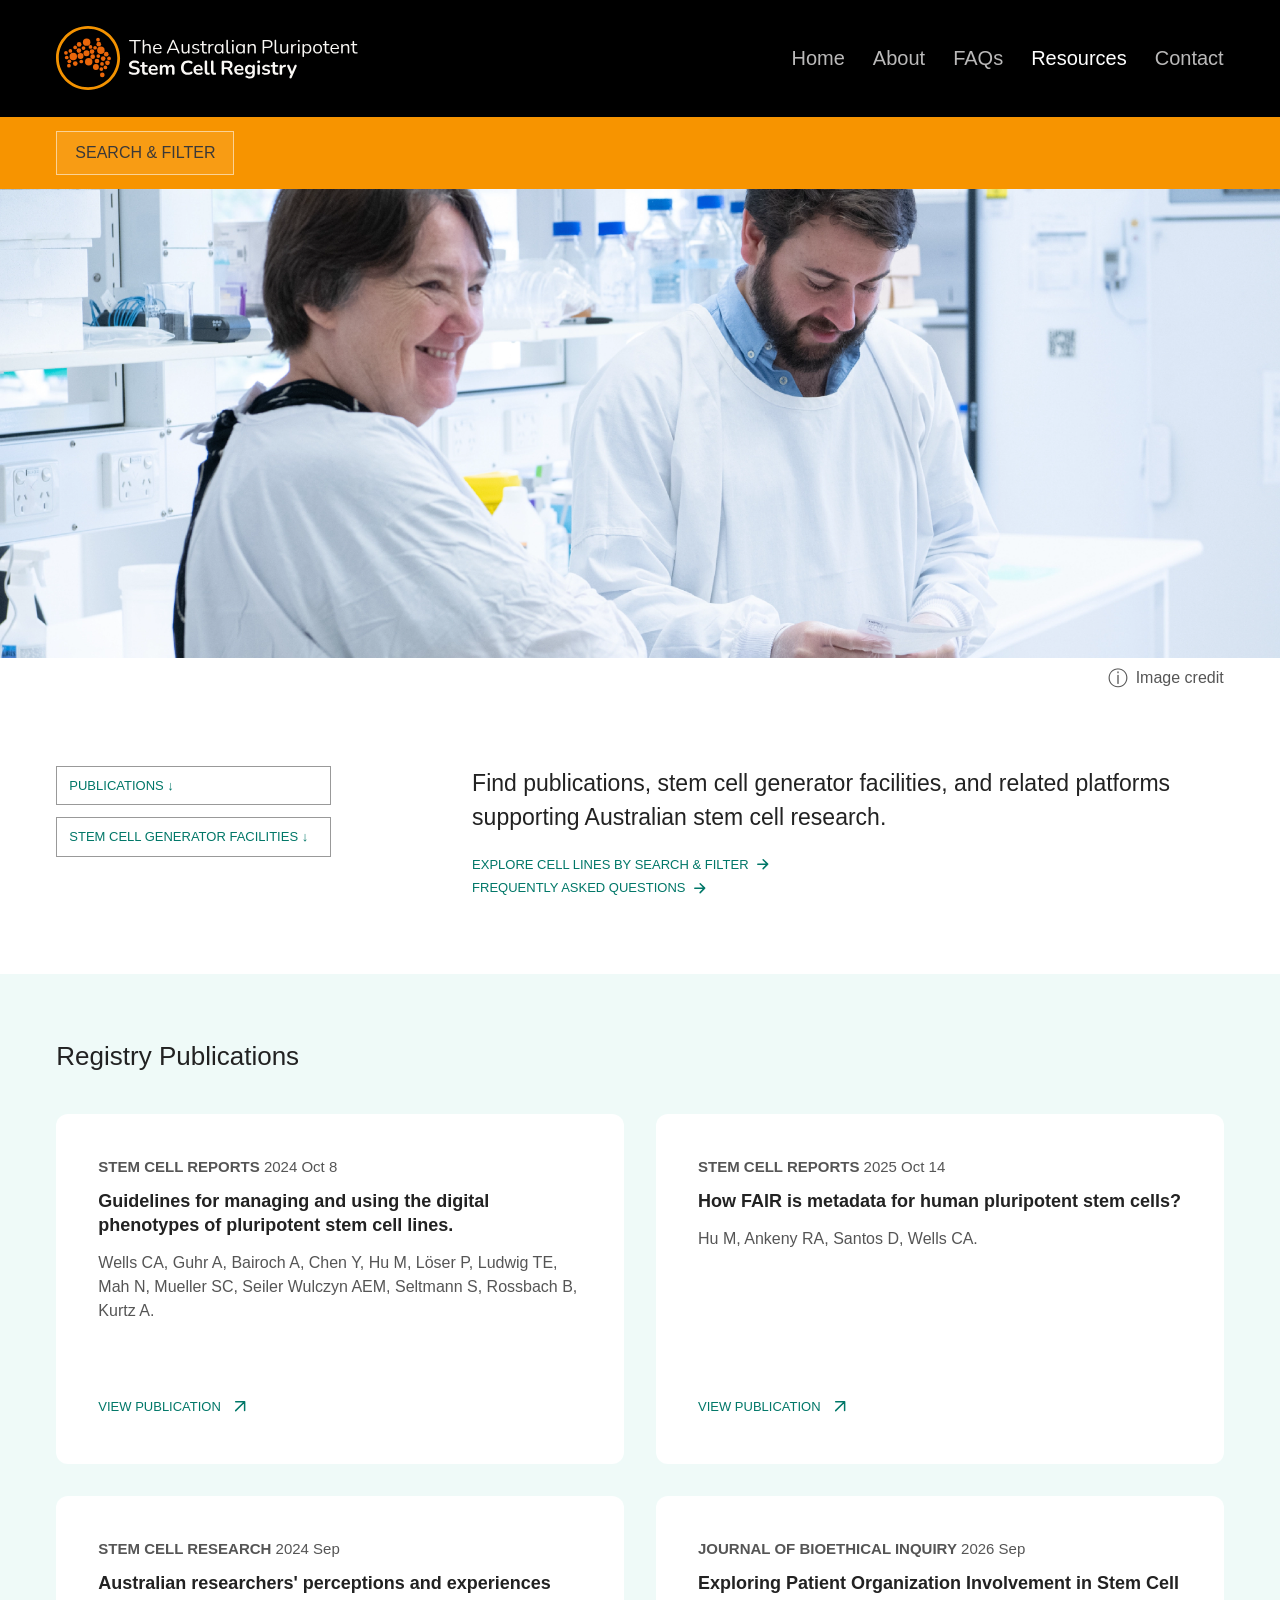
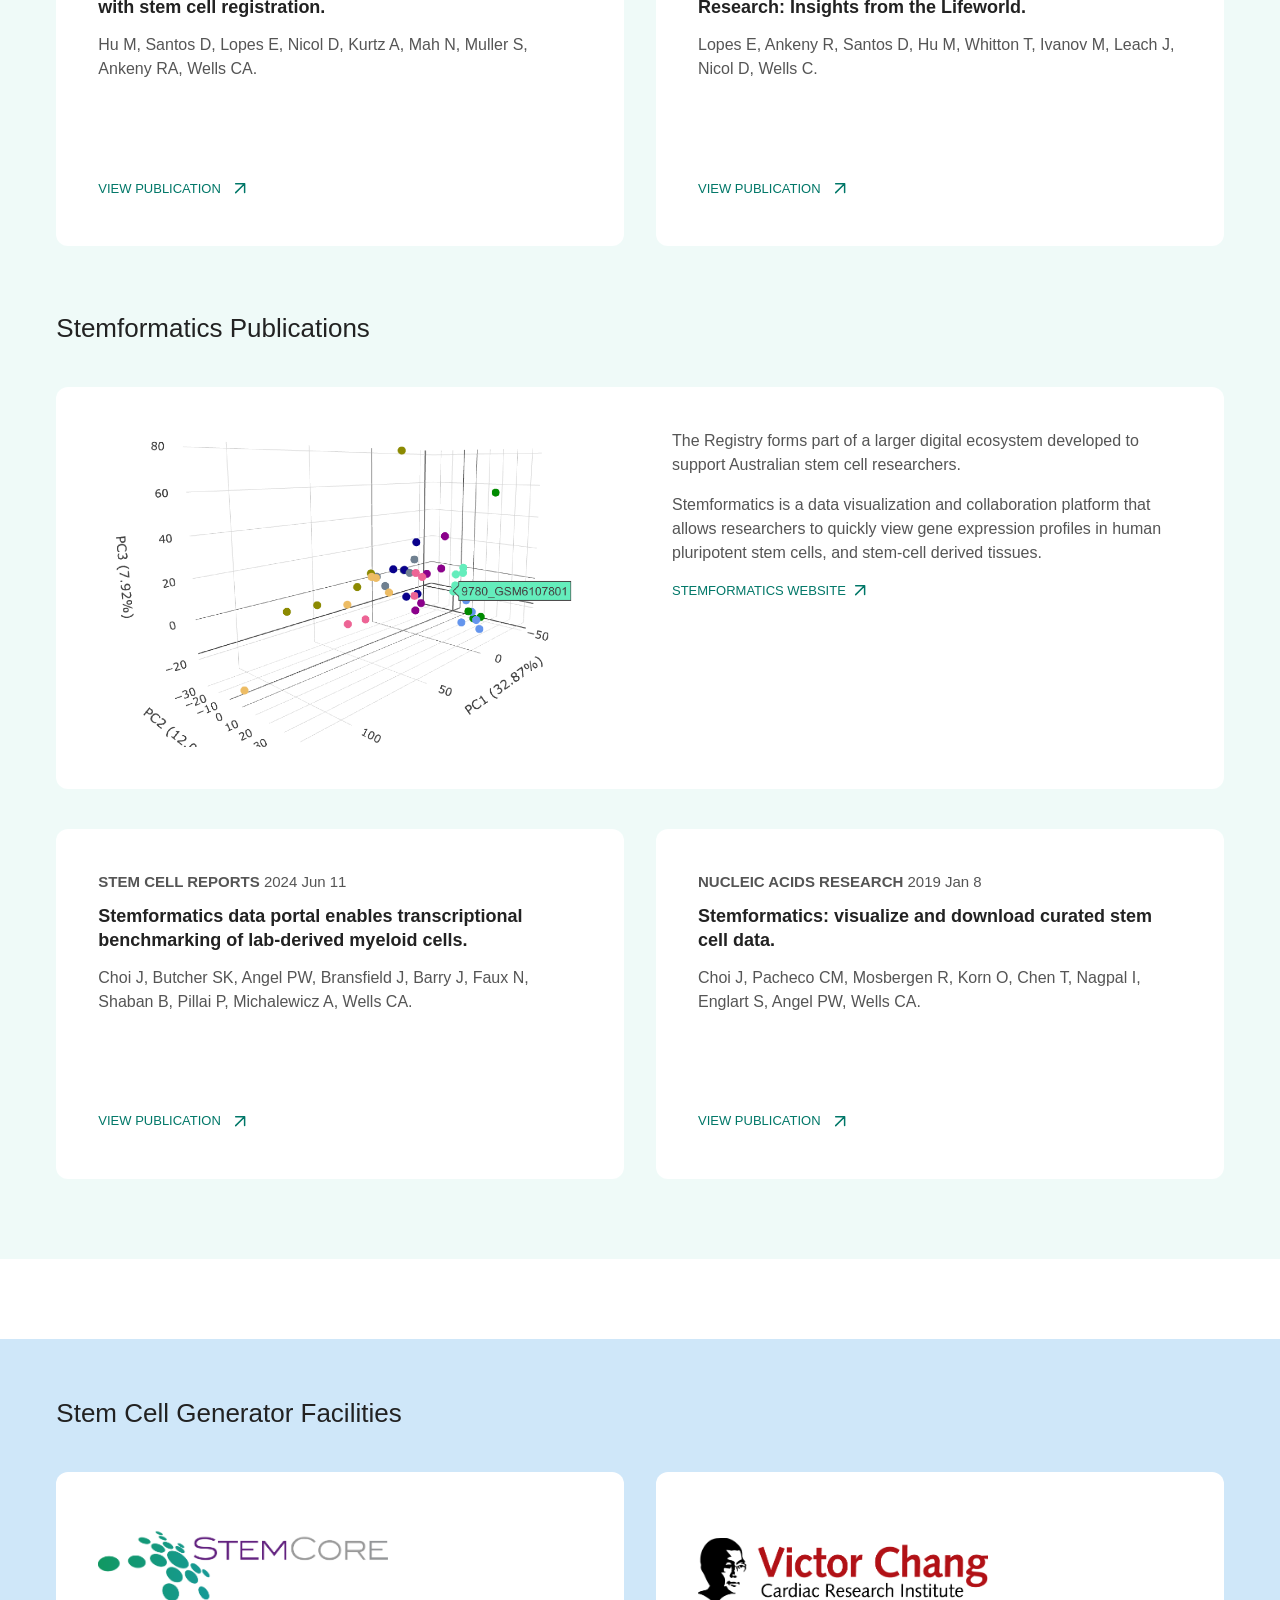
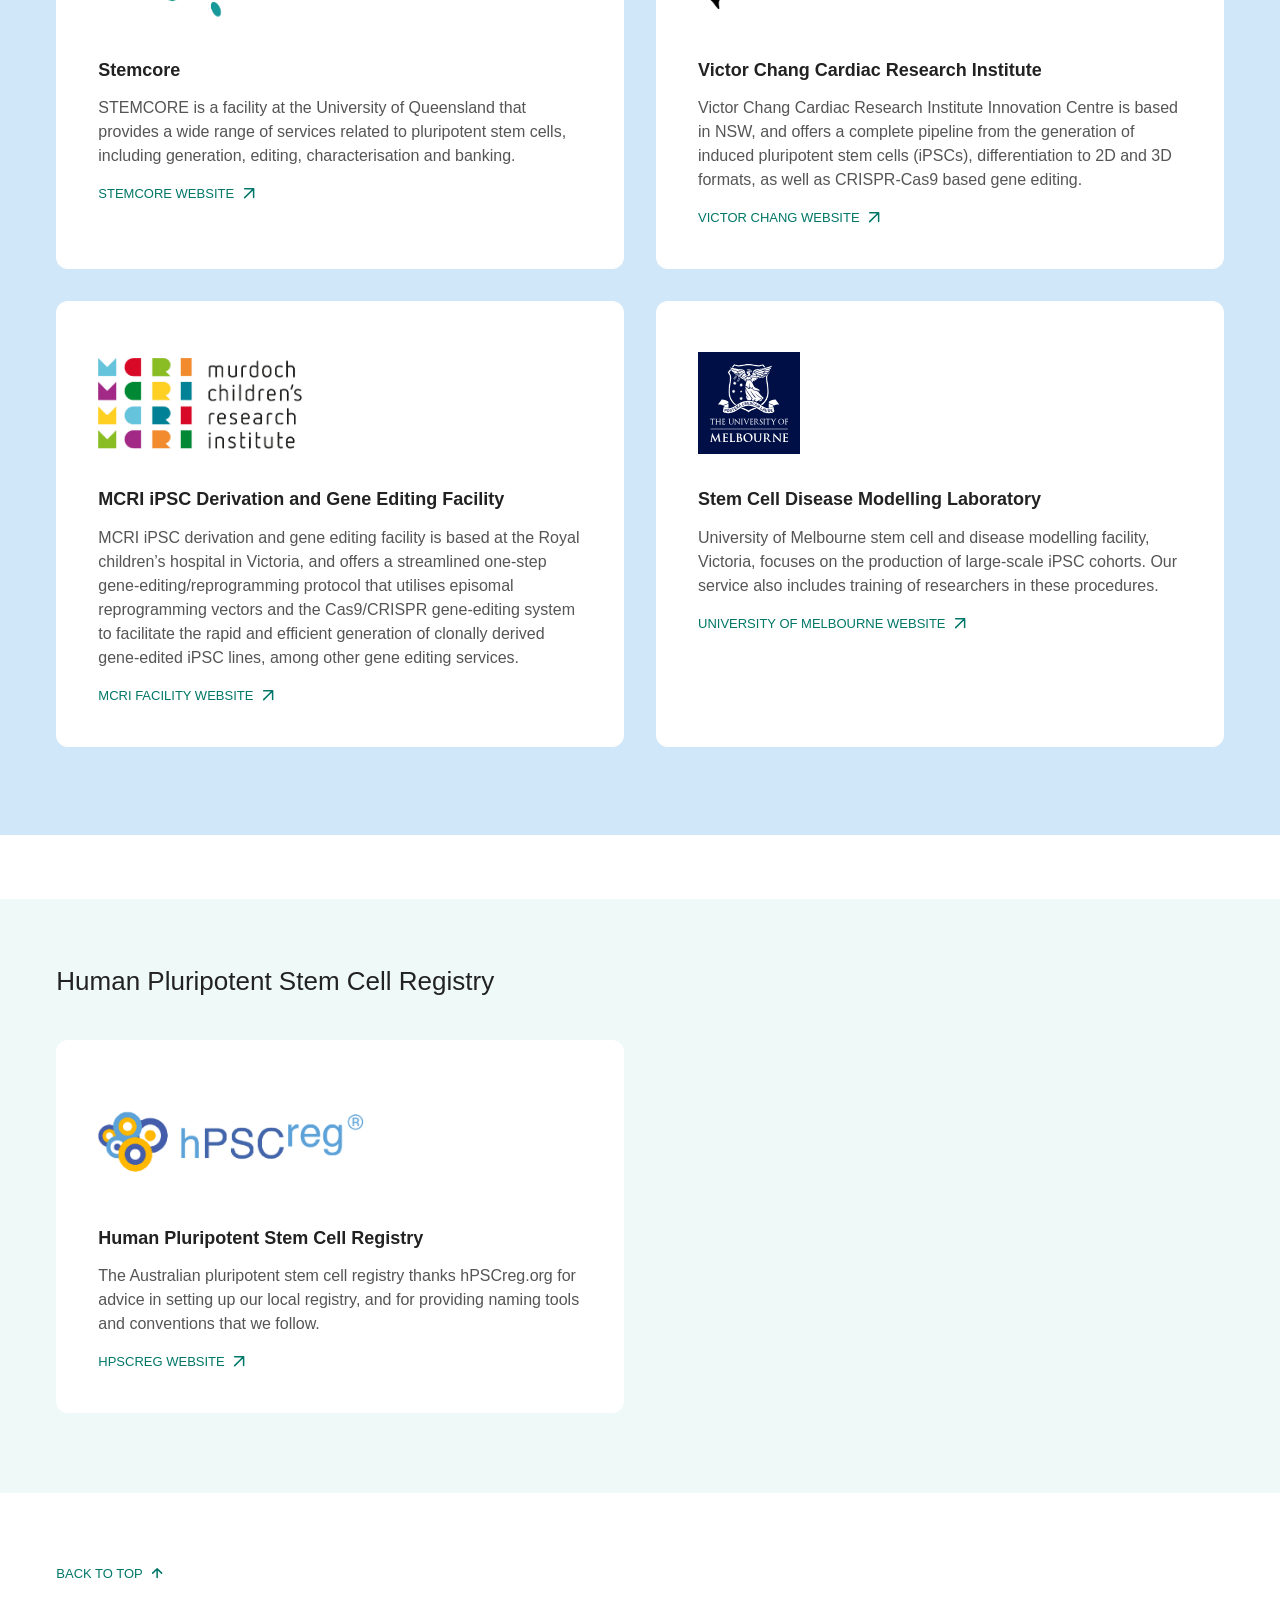
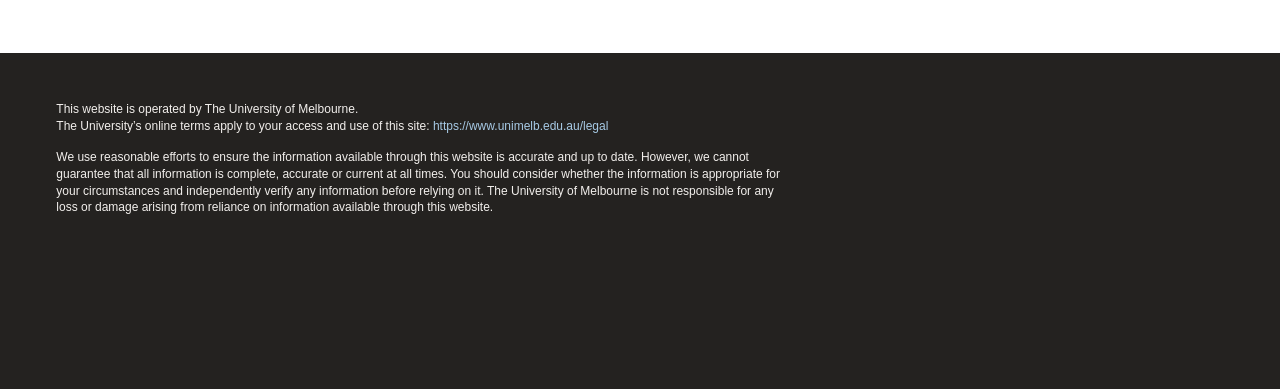
<file: resources.html>
<!doctype html><html lang="en"><head><meta name="theme-color" content="#000000"><meta charset="utf-8"><meta name="viewport" content="width=device-width, initial-scale=1"><title>Resources | Australian Pluripotent Stem Cell Registry</title><link rel="stylesheet" href="https://rsms.me/inter/inter.css"><link rel="stylesheet" href="css/styles.css?v=20261008-mobile-margins"><link rel="stylesheet" href="css/content-pages.css"><link rel="stylesheet" href="css/site-navigation.css"><link rel="stylesheet" href="css/mobile-toolbars.css?v=20261008-shared-phone-margins"><link rel="stylesheet" href="css/footer.css?v=20261103-ramp"><link rel="stylesheet" href="css/resources.css?v=20261103-consistency"><link rel="stylesheet" href="css/page-consistency.css?v=20261103-complete-arrows"></head><body class="content-page resources-page"><header class="site-header">

    <div class="header-inner">

      <a href="home.html" class="logo">
        <img
          src="assets/asr-logo.svg?v=approved-20260928"
          alt="Australian Pluripotent Stem Cell Registry">
      </a>


      <nav class="desktop-nav" aria-label="Main navigation"><a href="home.html">Home</a><a href="about.html">About</a><a href="faqs.html">FAQs</a><a href="resources.html" aria-current="page">Resources</a><a href="contact.html">Contact</a></nav>


      <button
        class="mobile-menu-button"
        aria-label="Open menu">

        <span></span>
        <span></span>
        <span></span>

      </button>

    </div>

  </header><section class="listing-toolbar"><div class="toolbar-inner"><a class="filter-button" href="index.html?filter=open">SEARCH &amp; FILTER</a></div></section><figure class="resources-banner"><picture><source media="(max-width:600px)" srcset="assets/resources/resources_banner-mobile.webp"><img src="assets/resources/resources_banner-desktop.webp" alt="Two researchers working in a stem cell laboratory." fetchpriority="high"></picture><figcaption class="resources-image-caption"><details class="resources-image-credit"><summary>Image credit</summary><div class="resources-credit-flag"><h2>Description</h2><p>Lorem ipsum dolor sit amet, consectetur adipiscing elit. Sed do eiusmod tempor incididunt ut labore et dolore magna aliqua. [provide description]</p><p>Photography by Clickertie Portraita</p></div></details></figcaption></figure>
<main class="resources-main"><h1 class="resources-sr-only">Resources</h1><div class="resources-intro resources-inner"><nav class="resources-jump" aria-label="On this page"><a href="#publications" class="registry-link">Publications ↓</a><a href="#facilities" class="registry-link">Stem Cell Generator Facilities ↓</a></nav><div><p>Find publications, stem cell generator facilities, and related platforms supporting Australian stem cell research.</p><nav class="resources-related" aria-label="Related pages"><a href="index.html?filter=open" class="registry-link">Explore cell lines by search &amp; filter <svg class="registry-link-arrow" viewBox="0 0 16 16" aria-hidden="true" focusable="false"><path d="M2 8h11 M8 3l5 5-5 5"/></svg></a><a href="faqs.html" class="registry-link">Frequently asked questions <svg class="registry-link-arrow" viewBox="0 0 16 16" aria-hidden="true" focusable="false"><path d="M2 8h11 M8 3l5 5-5 5"/></svg></a></nav></div></div>
<section class="resources-publications" id="publications" aria-labelledby="registry-publications"><div class="resources-inner"><h2 id="registry-publications">Registry Publications</h2><div class="resources-grid"><article class="publication-card"><p class="publication-meta"><strong>Stem Cell Reports</strong> 2024 Oct 8</p><h3>Guidelines for managing and using the digital phenotypes of pluripotent stem cell lines.</h3><p class="publication-authors">Wells CA, Guhr A, Bairoch A, Chen Y, Hu M, Löser P, Ludwig TE, Mah N, Mueller SC, Seiler Wulczyn AEM, Seltmann S, Rossbach B, Kurtz A.</p><a class="publication-link registry-link" href="https://doi.org/10.1016/j.stemcr.2024.08.009" aria-label="View publication: Guidelines for managing and using the digital phenotypes of pluripotent stem cell lines." target="_blank" rel="noopener noreferrer">view publication <svg class="registry-link-arrow" viewBox="0 0 16 16" aria-hidden="true" focusable="false"><path d="M3 3h10v10 M13 3 3 13"/></svg></a></article><article class="publication-card"><p class="publication-meta"><strong>Stem Cell Reports</strong> 2025 Oct 14</p><h3>How FAIR is metadata for human pluripotent stem cells?</h3><p class="publication-authors">Hu M, Ankeny RA, Santos D, Wells CA.</p><a class="publication-link registry-link" href="https://doi.org/10.1016/j.stemcr.2025.102644" aria-label="View publication: How FAIR is metadata for human pluripotent stem cells?" target="_blank" rel="noopener noreferrer">view publication <svg class="registry-link-arrow" viewBox="0 0 16 16" aria-hidden="true" focusable="false"><path d="M3 3h10v10 M13 3 3 13"/></svg></a></article><article class="publication-card"><p class="publication-meta"><strong>Stem Cell Research</strong> 2024 Sep</p><h3>Australian researchers&#x27; perceptions and experiences with stem cell registration.</h3><p class="publication-authors">Hu M, Santos D, Lopes E, Nicol D, Kurtz A, Mah N, Muller S, Ankeny RA, Wells CA.</p><a class="publication-link registry-link" href="https://doi.org/10.1016/j.scr.2024.103482" aria-label="View publication: Australian researchers&#x27; perceptions and experiences with stem cell registration." target="_blank" rel="noopener noreferrer">view publication <svg class="registry-link-arrow" viewBox="0 0 16 16" aria-hidden="true" focusable="false"><path d="M3 3h10v10 M13 3 3 13"/></svg></a></article><article class="publication-card"><p class="publication-meta"><strong>Journal of Bioethical Inquiry</strong> 2026 Sep</p><h3>Exploring Patient Organization Involvement in Stem Cell Research: Insights from the Lifeworld.</h3><p class="publication-authors">Lopes E, Ankeny R, Santos D, Hu M, Whitton T, Ivanov M, Leach J, Nicol D, Wells C.</p><a class="publication-link registry-link" href="https://doi.org/10.1007/s11673-025-10516-6" aria-label="View publication: Exploring Patient Organization Involvement in Stem Cell Research: Insights from the Lifeworld." target="_blank" rel="noopener noreferrer">view publication <svg class="registry-link-arrow" viewBox="0 0 16 16" aria-hidden="true" focusable="false"><path d="M3 3h10v10 M13 3 3 13"/></svg></a></article></div><h2 class="stemformatics-heading" id="stemformatics-publications">Stemformatics Publications</h2><div class="stemformatics-feature"><img src="assets/resources/stemformatics-graph-10.png" alt="Stemformatics visualization comparing gene expression profiles."><div><p>The Registry forms part of a larger digital ecosystem developed to support Australian stem cell researchers.</p><p>Stemformatics is a data visualization and collaboration platform that allows researchers to quickly view gene expression profiles in human pluripotent stem cells, and stem-cell derived tissues.</p><a class="resource-site-link registry-link" href="https://www.stemformatics.org" target="_blank" rel="noopener noreferrer">STEMFORMATICS WEBSITE <svg class="registry-link-arrow" viewBox="0 0 16 16" aria-hidden="true" focusable="false"><path d="M3 3h10v10 M13 3 3 13"/></svg></a></div></div><div class="resources-grid"><article class="publication-card"><p class="publication-meta"><strong>Stem Cell Reports</strong> 2024 Jun 11</p><h3>Stemformatics data portal enables transcriptional benchmarking of lab-derived myeloid cells.</h3><p class="publication-authors">Choi J, Butcher SK, Angel PW, Bransfield J, Barry J, Faux N, Shaban B, Pillai P, Michalewicz A, Wells CA.</p><a class="publication-link registry-link" href="https://doi.org/10.1016/j.stemcr.2024.04.012" aria-label="View publication: Stemformatics data portal enables transcriptional benchmarking of lab-derived myeloid cells." target="_blank" rel="noopener noreferrer">view publication <svg class="registry-link-arrow" viewBox="0 0 16 16" aria-hidden="true" focusable="false"><path d="M3 3h10v10 M13 3 3 13"/></svg></a></article><article class="publication-card"><p class="publication-meta"><strong>Nucleic Acids Research</strong> 2019 Jan 8</p><h3>Stemformatics: visualize and download curated stem cell data.</h3><p class="publication-authors">Choi J, Pacheco CM, Mosbergen R, Korn O, Chen T, Nagpal I, Englart S, Angel PW, Wells CA.</p><a class="publication-link registry-link" href="https://doi.org/10.1093/nar/gky1064" aria-label="View publication: Stemformatics: visualize and download curated stem cell data." target="_blank" rel="noopener noreferrer">view publication <svg class="registry-link-arrow" viewBox="0 0 16 16" aria-hidden="true" focusable="false"><path d="M3 3h10v10 M13 3 3 13"/></svg></a></article></div></div></section>
<section class="resources-facilities" id="facilities" aria-labelledby="facilities-heading"><div class="resources-inner"><h2 id="facilities-heading">Stem Cell Generator Facilities</h2><div class="resources-grid"><article class="facility-card"><div class="facility-logo"><img src="assets/resources/stemcore-logo.png" alt="Stemcore"></div><h3>Stemcore</h3><p>STEMCORE is a facility at the University of Queensland that provides a wide range of services related to pluripotent stem cells, including generation, editing, characterisation and banking.</p><a class="resource-site-link registry-link" href="https://www.stemcore.com.au" target="_blank" rel="noopener noreferrer">STEMCORE WEBSITE <svg class="registry-link-arrow" viewBox="0 0 16 16" aria-hidden="true" focusable="false"><path d="M3 3h10v10 M13 3 3 13"/></svg></a></article><article class="facility-card"><div class="facility-logo"><img src="assets/resources/victor-chang-logo-2024.png" alt="Victor Chang Cardiac Research Institute"></div><h3>Victor Chang Cardiac Research Institute</h3><p>Victor Chang Cardiac Research Institute Innovation Centre is based in NSW, and offers a complete pipeline from the generation of induced pluripotent stem cells (iPSCs), differentiation to 2D and 3D formats, as well as CRISPR-Cas9 based gene editing.</p><a class="resource-site-link registry-link" href="https://innovationcentre.org.au/facilities/stem-cell-production" target="_blank" rel="noopener noreferrer">VICTOR CHANG WEBSITE <svg class="registry-link-arrow" viewBox="0 0 16 16" aria-hidden="true" focusable="false"><path d="M3 3h10v10 M13 3 3 13"/></svg></a></article><article class="facility-card"><div class="facility-logo"><img src="assets/resources/mcri-logo.png" alt="MCRI iPSC Derivation and Gene Editing Facility"></div><h3>MCRI iPSC Derivation and Gene Editing Facility</h3><p>MCRI iPSC derivation and gene editing facility is based at the Royal children’s hospital in Victoria, and offers a streamlined one-step gene-editing/reprogramming protocol that utilises episomal reprogramming vectors and the Cas9/CRISPR gene-editing system to facilitate the rapid and efficient generation of clonally derived gene-edited iPSC lines, among other gene editing services.</p><a class="resource-site-link registry-link" href="https://www.mcri.edu.au/research/core-facilities-services/ipsc-derivation-gene-editing-facility" target="_blank" rel="noopener noreferrer">MCRI FACILITY WEBSITE <svg class="registry-link-arrow" viewBox="0 0 16 16" aria-hidden="true" focusable="false"><path d="M3 3h10v10 M13 3 3 13"/></svg></a></article><article class="facility-card"><div class="facility-logo"><img src="assets/resources/uni-melb-logo.svg" alt="Stem Cell Disease Modelling Laboratory"></div><h3>Stem Cell Disease Modelling Laboratory</h3><p>University of Melbourne stem cell and disease modelling facility, Victoria, focuses on the production of large-scale iPSC cohorts. Our service also includes training of researchers in these procedures.</p><a class="resource-site-link registry-link" href="https://biomedicalsciences.unimelb.edu.au/sbs-research-groups/anatomy-and-physiology-research/stem-cell-and-developmental-biology/pebay-lab-stem-cell-disease-modelling" target="_blank" rel="noopener noreferrer">UNIVERSITY OF MELBOURNE WEBSITE <svg class="registry-link-arrow" viewBox="0 0 16 16" aria-hidden="true" focusable="false"><path d="M3 3h10v10 M13 3 3 13"/></svg></a></article></div></div></section><section class="resources-partners" aria-labelledby="hpscreg-heading"><div class="resources-inner"><h2 id="hpscreg-heading">Human Pluripotent Stem Cell Registry</h2><div class="resources-grid"><article class="facility-card"><div class="facility-logo"><img src="assets/resources/hspc-reg-logo-09.png" alt="hPSCreg"></div><h3>Human Pluripotent Stem Cell Registry</h3><p>The Australian pluripotent stem cell registry thanks hPSCreg.org for advice in setting up our local registry, and for providing naming tools and conventions that we follow.</p><a class="resource-site-link registry-link" href="https://hpscreg.eu" target="_blank" rel="noopener noreferrer">HPSCREG WEBSITE <svg class="registry-link-arrow" viewBox="0 0 16 16" aria-hidden="true" focusable="false"><path d="M3 3h10v10 M13 3 3 13"/></svg></a></article></div></div></section></main><div class="page-back-top"><a href="#" class="registry-link">Back to top <svg class="registry-link-arrow" viewBox="0 0 16 16" aria-hidden="true" focusable="false"><path d="M3 8l5-5 5 5 M8 3v10"/></svg></a></div><footer class="site-footer"><div class="footer-inner"><div class="footer-copy"><p>This website is operated by The University of Melbourne.<br>The University’s online terms apply to your access and use of this site: <a href="https://www.unimelb.edu.au/legal" target="_blank" rel="noopener noreferrer">https://www.unimelb.edu.au/legal</a></p><p>We use reasonable efforts to ensure the information available through this website is accurate and up to date. However, we cannot guarantee that all information is complete, accurate or current at all times. You should consider whether the information is appropriate for your circumstances and independently verify any information before relying on it. The University of Melbourne is not responsible for any loss or damage arising from reliance on information available through this website.</p></div></div></footer><script src="js/site-navigation.js?v=desktop-click-fix"></script></body></html>
</file>
<file: css/styles.css>
/* ========================================
   BASIC RESET
======================================== */

* {
  box-sizing: border-box;
  font-variant-numeric: slashed-zero !important;
  /* Inter: slashed zero, lowercase l with a curved tail, uppercase I with crossbars. */
  font-feature-settings: "zero" 1, "cv05" 1, "cv08" 1 !important;
}

body {
  margin: 0;

  font-family: "Inter", Arial, Helvetica, sans-serif;
  color: #222222;
  background: #fff4e7;
}

body.filter-is-open {
  overflow: hidden;
}

button {
  font: inherit;
}


/* ========================================
   HEADER
======================================== */

.site-header {
  background: #000000;
  color: #ffffff;
}

.header-inner {
  max-width: 1366px;

  min-height: clamp(
    100px,
    calc(72px + 3.5vw),
    120px
  );

  margin: 0 auto;

  padding-block: clamp(
    18px,
    calc(9.5px + 1.06vw),
    24px
  );

  padding-inline: clamp(
    20px,
    4.4vw,
    60px
  );

  display: flex;
  align-items: center;
  justify-content: space-between;
}


/* ========================================
   LOGO
======================================== */

.logo img {
  display: block;

  width: 301.875px;
  height: auto;
}


/* ========================================
   DESKTOP NAVIGATION
======================================== */

.desktop-nav {
  display: flex;

  gap: 28px;
}

.desktop-nav a {
  color: #bab9b9;

  text-decoration: none;

  font-size: 20px;
}

.desktop-nav a:hover,
.desktop-nav a:active,
.desktop-nav a:focus-visible,
.desktop-nav a[aria-current] {
  color: #ffffff;

  text-decoration: none;
}


/* ========================================
   MOBILE MENU ICON
======================================== */

.mobile-menu-button {
  display: none;

  width: 44px;
  height: 44px;

  padding: 8px;

  border: 0;

  background: transparent;

  cursor: pointer;
}

.mobile-menu-button span {
  display: block;

  height: 2px;

  margin: 6px 0;

  background: #ffffff;
}


/* ========================================
   LISTING TOOLBAR
======================================== */

.listing-toolbar {
  background: #f79400;

  color: #ffffff;
}

.toolbar-inner {
  max-width: 1366px;
  min-height: 72px;

  margin: 0 auto;

  padding-block: 12px;

  padding-inline: clamp(
    20px,
    4.4vw,
    60px
  );

  display: flex;
  align-items: center;

  gap: 20px;

  font-size: 14px;
}


/* ========================================
   RESULT COUNT
======================================== */

.result-count {
  display: flex;
  align-items: center;

  gap: 4px;

  white-space: nowrap;
}


/* ========================================
   DISPLAY CONTROL
======================================== */

.display-control {
  position: relative;

  margin-right: auto;

  white-space: nowrap;
}

.display-trigger {
  display: flex;
  align-items: center;

  gap: 5px;

  list-style: none;

  cursor: pointer;
}


/* Remove browser's default details marker */

.display-trigger::marker {
  content: "";
}

.display-trigger::-webkit-details-marker {
  display: none;
}


/* Keep selected value at constant width */

#display-value {
  display: inline-block;

  min-width: 30px;

  text-align: center;
}


/* Custom display arrow */

.display-arrow {
  width: 8px;
  height: 8px;

  margin-left: 2px;
  margin-right: 2px;

  border-right: 1.5px solid #f9e2c2;
  border-bottom: 1.5px solid #f9e2c2;

  transform: rotate(225deg);

  transition:
    transform 0.2s ease,
    border-color 0.15s ease;
}


/* Display arrow hover / open state */

.display-control:hover .display-arrow,
.display-control[open] .display-arrow {
  transform: rotate(405deg);

  border-color: #ffffff;
}


/* Dropdown menu */

.display-menu {
  display: none;

  position: absolute;

  top: calc(100% + 10px);
  left: 48px;

  min-width: 72px;

  padding: 6px 0;

  background: #ffffff;

  border-radius: 2px;

  box-shadow:
    0 5px 15px rgba(0, 0, 0, 0.18);

  z-index: 20;
}


/* Show dropdown */

.display-control:hover .display-menu,
.display-control[open] .display-menu {
  display: block;
}


/* Dropdown options */

.display-menu button {
  display: block;

  width: 100%;

  border: 0;

  padding: 8px 14px;

  background: transparent;

  color: #333333;

  text-align: left;

  cursor: pointer;
}

.display-menu button:hover {
  background: #eef4fb;
}

.display-menu button.selected-option {
  background: #dce9f7;

  font-weight: 600;
}


/* ========================================
   PAGINATION
======================================== */

.pagination {
  display: flex;
  align-items: center;

  gap: 8px;
}

.page-arrow {
  width: 36px;
  height: 36px;

  flex: 0 0 36px;

  display: flex;
  align-items: center;
  justify-content: center;

  border: 0;

  padding: 0;

  background: transparent;

  color: #f9e2c2;

  cursor: pointer;
}

.page-arrow svg {
  display: block;

  width: 24px;
  height: 24px;

  fill: none;

  stroke: currentColor;
  stroke-width: 1.5;

  stroke-linecap: round;
  stroke-linejoin: round;
  stroke-miterlimit: 10;
}

.page-arrow:hover {
  color: #ffffff;
}


/* Current page */

.page-number {
  display: flex;
  align-items: center;

  gap: 8px;

  white-space: nowrap;
}

.page-number strong {
  display: flex;
  align-items: center;
  justify-content: center;

  min-width: 46px;
  height: 34px;

  padding: 0 10px;

  background: #f9e2c2;
  border-radius: 2px;

  color: #555555;

  text-align: center;
}


/* ========================================
   FILTER BUTTON
======================================== */

.filter-button {
  border: 1px solid rgba(
    255,
    255,
    255,
    0.55
  );

  padding: 12px 18px;

  color: #ffffff;

  background: rgba(
    255,
    255,
    255,
    0.08
  );

  cursor: pointer;
}

.filter-button:hover {
  background: #eb6608;
}


/* ========================================
   CELL LINE LISTING
======================================== */

.cell-line-list {
  max-width: 1366px;

  margin: 0 auto;

  padding-inline: clamp(
    20px,
    4.4vw,
    60px
  );

  padding-top: 28px;
}


/* Seven-column structure */

.cell-line-headings,
.cell-line-row {
  display: grid;

  grid-template-columns:
    minmax(170px, 1.05fr)
    minmax(0, 1.55fr)
    minmax(0, 1.10fr)
    minmax(0, 1.65fr)
    minmax(0, 0.70fr)
    minmax(105px, 1.25fr)
    minmax(0, 1.15fr);

  column-gap: clamp(
    14px,
    1.75vw,
    24px
  );
}


/* Column headings */

.cell-line-headings {
  padding-bottom: 10px;

  border-bottom: 1px solid #b8b8b8;

  font-size: 11px;
  font-weight: 600;
}


/* Individual table row */

.cell-line-row {
  padding-block: 18px;

  border-bottom: 1px solid #d5d5d5;

  font-size: 14px;
  line-height: 1.4;
}


/* Identifier link */

.cell-identifier a {
  color: #222222;

  font-weight: 600;

  text-decoration-line: underline;
  text-decoration-color: #2d9afc;
  text-decoration-thickness: 1px;
  text-underline-offset: 3px;

  white-space: nowrap;
}

.cell-identifier a:hover {
  color: #2d9afc;
}

.cell-locus {
  min-width: 0;
  overflow-wrap: anywhere;
  word-break: normal;
}

.locus-entry {
  display: block;
}

.locus-entry + .locus-entry {
  margin-top: 4px;
}


/* ========================================
   DESKTOP TABLE FIELD
   961px and above
======================================== */

@media (min-width: 961px) {

  .cell-line-list {
    width: calc(
      100% - (2 * clamp(16px, 2.2vw, 30px))
    );

    max-width: 1306px;

    margin: 28px auto 0;

    padding: 30px;

    background: #ffffff;

    border: 1px solid #c8c8c8;
    border-radius: 2px;
  }

}


/* ========================================
   NARROW DESKTOP TABLE
   961px–1000px
======================================== */

@media (max-width: 1000px) and (min-width: 961px) {

  .cell-line-list {
    padding: clamp(
      20px,
      2.5vw,
      30px
    );
  }

  .cell-line-headings,
  .cell-line-row {
    column-gap: clamp(
      12px,
      1.4vw,
      16px
    );
  }

}


/* ========================================
   COMPACT DESKTOP / TABLET
   801px–1099px
======================================== */

@media (max-width: 1099px) and (min-width: 801px) {

  .current-search-label {
    display: none;
  }

  .toolbar-inner {
    gap: 20px;
  }

}


/* ========================================
   WIDE CELL LINE CARD
   601px–960px
======================================== */

@media (max-width: 960px) and (min-width: 601px) {

  .cell-line-headings {
    display: none;
  }


  /* Change table row to wide card */

  .cell-line-row {
    display: grid;

    grid-template-columns:
      minmax(0, 1.35fr)
      minmax(0, 1fr);

    grid-template-areas:
      "identifier identifier"
      "alternative alternative"
      "contact variant"
      "disease locus"
      "disease status";

    column-gap: 32px;
    row-gap: 20px;

    padding: 24px;

    border: 1px solid #d5d5d5;
    border-radius: 2px;

    background: #ffffff;
  }


  /* Position fields */

  .cell-identifier {
    grid-area: identifier;
  }

  .cell-alternative {
    grid-area: alternative;
  }

  .cell-contact {
    grid-area: contact;
  }

  .cell-disease {
    grid-area: disease;
  }

  .cell-variant {
    grid-area: variant;
  }

  .cell-locus {
    grid-area: locus;
  }

  .cell-status {
    grid-area: status;
  }


  /* Labels within card */

  .cell-field::before {
    content: attr(data-label);

    display: block;

    margin-bottom: 5px;

    font-size: 11px;
    font-weight: 600;
    line-height: 1.2;
  }

}

@media (max-width: 960px) {
  .cell-line-row + .cell-line-row {
    margin-top: 18px;
  }
}


/* ========================================
   HEADER NAVIGATION
   860px AND BELOW
======================================== */

@media (max-width: 860px) {

  .desktop-nav {
    display: none;
  }

  .mobile-menu-button {
    display: block;
  }

}


/* ========================================
   MOBILE
   800px AND BELOW
======================================== */

@media (max-width: 800px) {

  .logo img {
    width: 295.8375px;

    max-width: calc(
      100vw - 100px
    );
  }


  /* Remove words Current Search */

  .current-search-label {
    display: none;
  }


  /* Remove word Display */

  .display-label {
    display: none;
  }


  .toolbar-inner {
    gap: 12px;

    flex-wrap: wrap;
  }


  /* Hide desktop pagination arrows */

  .page-arrow {
    display: none;
  }


  .page-number strong {
    background: rgba(
      255,
      255,
      255,
      0.12
    );

    color: #ffffff;
  }


  .filter-button {
    margin-left: auto;
  }

}

/* ========================================
   FILTER OVERLAY
======================================== */

.filter-overlay {
  display: none;

  position: fixed;

  left: 0;
  right: 0;
  bottom: 0;

  /*
  Same alignment edge used by the header.

  Up to 1366px this follows the fluid page gutter.
  Above 1366px it also accounts for the centred
  maximum-width header.
  */

  --page-edge: max(
    clamp(20px, 4.4vw, 60px),
    calc((100vw - 1366px) / 2 + 60px)
  );

  /*
  The text in the 250px-wide logo begins
  approximately 93px to the right of the
  logo symbol's left edge.
  */

  --logo-text-offset: 93px;

  background: rgba(119, 50, 3, 0.80);

  z-index: 1000;

  padding-bottom: 40px;
}


/* Open state */

.filter-overlay.is-open {
  display: block;
}


/* ========================================
   FILTER PANEL
======================================== */

.filter-panel {
  width: auto;
  height: 100%;

  /*
  DESKTOP:
  Left aligns with T / P / R of logo text.
  Right aligns with Contact.
  */

  margin-left:
    calc(
      var(--page-edge) +
      var(--logo-text-offset)
    );

  margin-right:
    var(--page-edge);

  overflow-y: auto;

  background: #fff4e7;

  border-radius: 0 0 2px 2px;

  box-shadow:
    0 12px 40px rgba(0, 0, 0, 0.22);
}


/* ========================================
   FILTER PANEL HEADER
======================================== */

.filter-panel-header {
  min-height: 52px;

  padding: 8px 20px;

  display: flex;
  align-items: center;
  justify-content: flex-end;

  background: #fff4e7;
}


/* Close button */

.filter-close {
  width: 40px;
  height: 40px;

  border: 0;

  background: transparent;

  color: #222222;

  font-size: 30px;
  line-height: 1;

  cursor: pointer;
}


/* Filter content */

.filter-panel-content {
  min-height: 500px;

  padding: 0 30px 30px;
}

/* ========================================
   FILTER FORM
======================================== */
.filter-form { max-width: 920px; margin: 0 auto; }
.filter-actions-top, .filter-actions-bottom { display: flex; align-items: center; gap: 24px; padding: 12px 0 22px; }
.filter-actions-bottom { border-top: 1px solid #cbbba9; padding-top: 26px; margin-top: 8px; }
.filter-apply-button { border: 0; border-radius: 2px; padding: 13px 22px; background: #f26500; color: #fff; font-weight: 600; cursor: pointer; }
.filter-clear-button { border: 0; padding: 8px 0; background: transparent; color: #1475bd; font-weight: 600; cursor: pointer; }
.current-filter-summary { margin: 0 0 20px; }
.current-filter-summary[hidden] { display: none; }
.current-filter-title { display: block; font-size: 14px; font-weight: 400; margin-bottom: 8px; }
.current-filter-values { min-height: 46px; padding: 12px 18px; background: #fff; border: 1px solid #dfcfbd; }
.current-filter-values { display: flex; flex-wrap: wrap; gap: 8px; }
.current-filter-value { padding: 6px 9px; background: #eef4fb; border: 1px solid #dfcfbd; font-size: 13px; }
.filter-section { border-top: 1px solid #cbbba9; }
.filter-accordion-heading { min-height: 56px; display: flex; align-items: center; justify-content: space-between; gap: 16px; font-size: 16px; font-weight: 600; list-style: none; cursor: pointer; }
.filter-accordion-heading::marker { content: ''; }
.filter-accordion-heading::-webkit-details-marker { display: none; }
.filter-accordion-arrow { flex: 0 0 18px; font-size: 25px; line-height: 1; font-weight: 400; text-align: center; }
.filter-accordion-arrow::before { content: '+'; }
.filter-accordion[open] > .filter-accordion-heading .filter-accordion-arrow::before { content: '−'; }
.filter-section-body { padding: 2px 0 25px; }
.filter-field-label { display: block; font-size: 14px; margin-bottom: 8px; }
.filter-name-control { position: relative; }
.filter-text-input { width: 100%; min-height: 44px; padding: 10px 42px 10px 12px; border: 1px solid #b9aa9c; border-radius: 2px; background: #fff; font: inherit; }
.filter-text-input::placeholder { color: #737373; opacity: 1; }
.search-icon { position: absolute; right: 14px; top: 50%; transform: translateY(-50%); font-size: 28px; line-height: 1; pointer-events: none; }
.filter-examples { margin: 9px 0 0; color: #5f5f5f; font-size: 13px; line-height: 1.5; }
.filter-checkbox { display: flex; align-items: flex-start; gap: 10px; min-width: 0; font-size: 14px; line-height: 1.4; cursor: pointer; }
.filter-checkbox input { width: 17px; height: 17px; margin: 1px 0 0; flex: 0 0 17px; accent-color: #f26500; }
.filter-section-body > .filter-checkbox, .filter-tree-children > .filter-checkbox { margin: 10px 0; }
.filter-tree-node { margin: 10px 0; }
.filter-section-body[data-filter-group="Disease"] { display: flex; flex-direction: column; gap: 15px; }
.filter-section-body[data-filter-group="Disease"] > .filter-checkbox,
.filter-section-body[data-filter-group="Disease"] > .filter-tree-node { margin: 0; }
.filter-section-body[data-filter-group="Disease"] > .filter-checkbox,
.filter-section-body[data-filter-group="Disease"] > .filter-tree-node > .filter-tree-row > .filter-checkbox,
.filter-section-body[data-filter-group="Disease"] input[value="Epilepsy and Seizure Disorders"] + span { font-weight: 700; }
.filter-section-body[data-filter-group="Disease"] input[value="Epilepsy"] + span { font-weight: 600; }
.filter-section-body[data-filter-group="Disease"] .disease-count { font-weight: 400; }
.filter-count { font-weight: 400; }
.filter-section-body[data-filter-group="Disease"] > .filter-tree-node > .filter-tree-row > .tree-toggle { height: 20px; }
.filter-tree-row { display: flex; align-items: flex-start; gap: 10px; }
.filter-tree-row > .filter-checkbox { flex: 1; }
.tree-toggle { display: inline-flex; align-items: center; justify-content: center; width: 28px; height: 26px; flex: 0 0 28px; padding: 0; border: 1px solid #b9aa9c; border-radius: 2px; background: transparent; color: #222; font-size: 20px; line-height: 1; cursor: pointer; }
.tree-toggle.tree-chevron { border: 0; }
.tree-chevron::before { content: ''; width: 9px; height: 9px; border-top: 2px solid currentColor; border-right: 2px solid currentColor; transform: rotate(45deg); transition: transform 0.2s ease; }
.tree-chevron[aria-expanded="true"]::before { transform: rotate(135deg); }
.filter-tree-children { margin-left: 25px; padding-left: 12px; border-left: 1px solid #d8c8b8; }
.filter-tree-children[hidden] { display: none; }
.disease-subcategories { display: flex; flex-direction: column; gap: 12px; margin-top: 12px; }
.disease-subcategories > .filter-checkbox { margin: 0; }
.disease-subcategories > .disease-level-2 { margin-left: 20px; }
.disease-subcategories > .disease-level-3 { margin-left: 40px; }
.disease-subcategories > .disease-level-4 { margin-left: 60px; }
.disease-subcategories > .disease-level-5 { margin-left: 80px; }
.disease-subcategories > .disease-level-6 { margin-left: 100px; }
.filter-section-body[data-filter-group="Research organisation"] {
  display: flex;
  flex-direction: column;
  gap: 15px;
}
.filter-section-body[data-filter-group="Research organisation"] > .filter-tree-node { margin: 0; }
.filter-section-body[data-filter-group="Research organisation"] .organisation-subcategories {
  display: flex;
  flex-direction: column;
  gap: 12px;
  margin-top: 12px;
}
.filter-section-body[data-filter-group="Disease"] .disease-subcategories[hidden],
.filter-section-body[data-filter-group="Research organisation"] .organisation-subcategories[hidden] {
  display: none;
}
.filter-section-body[data-filter-group="Research organisation"] .organisation-subcategories > .filter-checkbox,
.filter-section-body[data-filter-group="Research organisation"] .organisation-subcategories > .filter-tree-node {
  margin-top: 0;
  margin-bottom: 0;
}
.organisation-root > .filter-tree-row > .filter-checkbox,
.organisation-institute > .filter-tree-row > .filter-checkbox,
.organisation-root > .filter-tree-children > .organisation-institute {
  font-weight: 700;
}
.organisation-subcategories > .organisation-level-1 {
  font-weight: 600;
}
.organisation-subcategories > .organisation-level-2 {
  margin-left: 20px;
  font-weight: 400;
}

@media (max-width: 799px) {
  .filter-section-body[data-filter-group="Disease"] .disease-subcategories {
    margin-left: 27px;
    padding-left: 0;
    border-left: 0;
  }

  .filter-section-body[data-filter-group="Disease"] .disease-subcategories > .disease-level {
    margin-left: 0;
  }

  .filter-section-body[data-filter-group="Research organisation"] .organisation-subcategories {
    margin-left: 27px;
    padding-left: 0;
    border-left: 0;
  }

  .filter-section-body[data-filter-group="Research organisation"] .organisation-subcategories > .organisation-item {
    margin-left: 0;
  }
}

.filter-subheading { margin: 22px 0 12px; font-size: 13px; font-weight: 700; }
.variant-help { margin: 3px 0 20px; font-size: 14px; line-height: 1.6; }
.variant-help a { color: #1475bd; }
.filter-section-body[data-filter-group="Variant"] > .filter-checkbox { margin: 10px 0; }
.filter-apply-button:focus-visible, .filter-clear-button:focus-visible, .tree-toggle:focus-visible, .filter-accordion-heading:focus-visible, .filter-close:focus-visible, .filter-text-input:focus-visible { outline: 3px solid #1776ba; outline-offset: 2px; }
@media (max-width: 700px) { .filter-actions-top, .filter-actions-bottom { gap: 12px; flex-wrap: wrap; } .filter-apply-button { padding: 11px 13px; } .filter-panel-content { padding: 0 18px 25px; } }

/* Accessibility helper */

.visually-hidden {
  position: absolute;

  width: 1px;
  height: 1px;

  padding: 0;
  margin: -1px;

  overflow: hidden;

  clip: rect(0, 0, 0, 0);

  white-space: nowrap;

  border: 0;
}


/* ========================================
   FILTER DRAWER ALIGNMENT
   920px and below
======================================== */

@media (max-width: 920px) {

  .filter-panel {

    /*
    At narrower widths the drawer moves left
    and aligns with the left edge of the
    Australian logo symbol.
    */

    margin-left:
      var(--page-edge);

    margin-right:
      var(--page-edge);
  }

}

/* ========================================
   MOBILE PAGE JUMP
======================================== */

.mobile-page-jump {
  display: none;
}

.mobile-page-jump-button {
  border: 0;

  padding: 10px 16px;

  border-radius: 2px;

  background: #f26500;

  color: #f9e2c2;

  font: inherit;

  cursor: pointer;
}

.mobile-page-jump-button strong {
  color: #ffffff;
}

.mobile-page-jump-button:hover {
  color: #ffffff;
}


/* ========================================
   SMALL SCREEN
   600px AND BELOW
======================================== */

@media (max-width: 600px) {

  /* Simplify toolbar */

  .display-control {
    display: none;
  }

  .pagination {
    display: none;
  }

  .toolbar-inner {
    flex-wrap: nowrap;
    justify-content: space-between;
  }

  .result-count {
    margin-right: auto;
  }

  .filter-button {
    margin-left: 0;
  }


  /* Mobile page jump */

  .mobile-page-jump {
    display: flex;

    justify-content: center;

    padding: 18px 20px 12px;
  }


  /* ========================================
     MOBILE CELL LINE CARD
  ======================================== */

  .cell-line-headings {
    display: none;
  }

  .cell-line-row {
    display: grid;

    grid-template-columns: 1fr;

    row-gap: 18px;

    padding: 22px 20px;

    border: 1px solid #d5d5d5;
    border-radius: 2px;

    background: #ffffff;
  }

  .cell-field::before {
    content: attr(data-label);

    display: block;

    margin-bottom: 5px;

    font-size: 11px;
    font-weight: 600;
    line-height: 1.2;
  }

}

@media (max-width: 700px) {

  .filter-form-intro {
    display: block;
  }

  .filter-clear-button {
    margin-top: 10px;
  }

  .disease-options {
    grid-template-columns: 1fr;
  }

}

/* Charcoal labels and controls on the orange toolbar. */
.listing-toolbar,
.listing-toolbar .filter-button,
.listing-toolbar .filter-button:hover,
.listing-toolbar .page-arrow,
.listing-toolbar .page-arrow:hover,
.listing-toolbar .page-number strong{color:#3b3938}
.listing-toolbar .display-arrow,
.listing-toolbar .display-control:hover .display-arrow,
.listing-toolbar .display-control[open] .display-arrow{border-color:#3b3938}

/* Consistent text size across orange bars; action icon dimensions stay unchanged. */
.listing-toolbar .toolbar-inner,
.listing-toolbar .toolbar-inner a,
.listing-toolbar .filter-button,
.listing-toolbar .result-count,
.listing-toolbar .display-trigger,
.listing-toolbar .page-number,
.home-toolbar .home-toolbar-inner,
.home-toolbar .home-toolbar-inner a,
.home-toolbar .filter-button{font-size:16px}

/* Provisional shared footer; final content to be confirmed. */
.site-footer{flex:none;margin-top:28px;background:#242220;color:#fff;padding:45px max(30px,calc((100vw - 1158px)/2));min-height:170px;font-size:15px;line-height:1.5}
.site-footer p{margin-bottom:0;color:#bbb;font-size:13px}
@media(max-width:600px){.site-footer{padding:32px 20px}}
@media print{.site-footer{display:none!important}}

/* Prose wraps at word boundaries. Only an overlong unbroken token may split. */
body{hyphens:none;overflow-wrap:break-word;word-break:normal}

/* Compact shared black header at the smallest phone width. */
@media(max-width:500px){
 .site-header .logo img{width:220px;max-width:calc(100vw - 100px)}
}

@media(max-width:379px){
 .site-header .logo img{width:200px;max-width:calc(100vw - 100px)}
 .site-header .header-inner{min-height:76px;padding-block:12px}
}

/* Match the mobile header artwork to the results panel's 16px outer margins. */
@media(max-width:500px){
 .site-header .header-inner{padding-inline:16px}
 .site-header .mobile-menu-button{margin-right:-8px}
}
</file>
<file: css/listing.css>
/* Listing layout is independent of the legacy filter on the record page. */
.listing-page{height:100dvh;overflow:hidden;display:flex;flex-direction:column;background:#fff9f3}
.listing-page .site-header,.listing-page .listing-toolbar{flex:none}
.listing-workspace{--filter-width:446px;--gap:36px;--contact-width:174px;--page-edge:max(clamp(20px,4.4vw,60px),calc((100vw - 1366px)/2 + 60px));--filter-background:#fdecdb;position:relative;isolation:isolate;width:100%;min-height:0;flex:1;margin:0 auto;padding:28px var(--page-edge) 24px;overflow:hidden}
.search-panel{position:absolute;z-index:2;left:0;top:0;bottom:0;width:calc(var(--page-edge) + var(--filter-width));display:flex;flex-direction:column;background:var(--filter-background);transform:translateY(-102%);visibility:hidden;transition:transform .32s ease,visibility 0s .32s;padding:28px 16px 0 var(--page-edge)}
.filter-open .search-panel{transform:translateY(0);visibility:visible;transition:transform .32s ease,width .3s ease}
.search-actions{flex:none;background:var(--filter-background);padding:0 0 16px}
.search-primary-actions{display:flex;gap:12px;align-items:center}
.search-primary-actions .filter-apply-button{font-size:12px;padding:12px 11px;white-space:nowrap}
.search-primary-actions .filter-clear-button{font-size:12px;white-space:nowrap}
.search-secondary-actions{display:flex;justify-content:space-between;align-items:center;gap:10px;margin-top:14px;font-size:12px;color:#635b51}
.search-scroll{overflow:auto;min-height:0;flex:1;overscroll-behavior:contain;scrollbar-gutter:stable;margin-right:-6px;padding:0 20px 32px 0}
.search-section{border-top:1px solid #dfcfbd}
.search-section:last-child{border-bottom:1px solid #dfcfbd}
.search-section summary{cursor:pointer;display:flex;justify-content:space-between;align-items:center;min-height:48px;font-weight:600;font-size:14px;list-style:none;gap:12px}
.search-section summary::-webkit-details-marker{display:none}
.search-section summary::after{content:'+';font-size:20px;font-weight:400}
.search-section details[open]>summary::after{content:'−'}
.section-options{padding:0 0 20px;font-size:12px}
.section-options>label{display:block;margin:0 0 7px}
#filter-name{display:block;width:100%;padding:10px 9px;border:1px solid #cbbba9;background:#fff;border-radius:2px;font:inherit;font-size:12px;min-width:0}
.search-example{font-size:11px;line-height:1.5;color:#665e56;margin:9px 0 0}
.tree-list{list-style:none;padding:0;margin:0}
.tree-list .tree-list{margin:4px 0 4px 9px;padding-left:8px;border-left:1px solid #d9ccbe}
.tree-item{margin:8px 0}
.tree-row{display:flex;align-items:flex-start;gap:5px;min-width:0}
.disclosure,.tree-spacer{width:18px;flex:0 0 18px;height:22px}
.disclosure{padding:0;border:0;background:transparent;cursor:pointer;color:#666;display:grid;place-items:center}
.disclosure::before{content:'';border-left:5px solid currentColor;border-top:4px solid transparent;border-bottom:4px solid transparent}
.disclosure[aria-expanded=true]::before{transform:rotate(90deg)}
.tree-label,.simple-option{display:flex!important;align-items:flex-start;gap:7px;font-size:13px;line-height:20px;cursor:pointer;min-width:0;margin:0}
.tree-label{flex:1}
.tree-label span{min-width:0;overflow-wrap:break-word;hyphens:none}
.tree-label input,.simple-option input{width:15px;height:15px;flex:0 0 15px;margin:3px 0 0;accent-color:#ed6909}
.tree-count{font-weight:400;color:#6f675e;white-space:nowrap;font-size:12px}
.simple-option{margin:10px 0!important}
.variant-group-title{font-size:12px;margin:18px 0 8px;font-weight:600}
.variant-group-title:first-child{margin-top:0}
.results-pane{height:100%;margin-left:0;min-width:0;overflow:auto;overscroll-behavior:contain;background:#fff;border:1px solid #bbb;border-radius:8px;transition:margin-left .32s ease;scrollbar-gutter:stable}
.filter-open .results-pane{margin-left:calc(var(--filter-width) + var(--gap))}
.results-table{border-collapse:separate;border-spacing:0;width:100%;table-layout:fixed;font-size:14px;line-height:20px}
.results-table th{position:sticky;top:var(--listing-summary-height,0px);z-index:1;background:#fff;color:#242220;font-size:11px;font-weight:600;letter-spacing:.025em;text-align:left;padding:25px 8px 17px;border-bottom:1px solid #bbb;vertical-align:bottom;overflow-wrap:break-word}
.results-table td{vertical-align:top;padding:20px 8px;border-bottom:1px solid #bbb;overflow-wrap:break-word;hyphens:none}
.results-table th:first-child,.results-table td:first-child{padding-left:24px}
.results-table th:last-child,.results-table td:last-child{padding-right:24px}
.results-table .identifier-col{width:244px}
.results-table .disease-col{width:auto}
.results-table .loci-col{width:14%}
.results-table .variant-col{width:92px}
.results-table .contact-col{width:190px}
.results-table .curation-col{width:130px}
.results-table .description-col{display:none}
.filter-open .results-table .description-col{display:table-cell;width:auto}
.filter-open .results-table :is(.disease-col,.loci-col,.variant-col,.curation-col){display:none}
.result-identifier{font-size:14px;font-weight:600;color:#222;text-decoration:underline;text-decoration-color:#2d9afc;text-underline-offset:3px}
.result-identifier:hover{color:#1475bd}
.alternative-name,.institution{display:block;font-size:12px;line-height:18px}
.alternative-name:first-of-type,.institution{margin-top:3px}
.contact-name{font-size:14px;font-weight:600}
.description-text{font-size:12px;line-height:18px}
.description-toggle{border:0;background:transparent;padding:0 0 0 3px;color:#666;text-decoration:underline;text-underline-offset:2px;font-size:12px;cursor:pointer}
.field-line{display:block}
#empty-results{padding:32px;font-size:14px}
#empty-results h2{font-size:18px}
.page-arrow:disabled{opacity:.35;cursor:default}
.listing-page .mobile-page-jump{display:none}
.listing-page :is(button,a,input,summary,[tabindex]):focus-visible{outline:2px solid #1475bd;outline-offset:3px}
[hidden]{display:none!important}
@media(max-width:1199px){
 .listing-workspace{--gap:24px}
 .filter-open .results-table .contact-col{display:none}
 .results-table .identifier-col{width:220px}.results-table .contact-col{width:160px}.results-table .curation-col{width:120px}.results-table .variant-col{width:80px}
}
@media(max-width:1000px) and (min-width:601px){
 .filter-open .results-table .description-col{display:none}
 .filter-open .results-table .identifier-col{width:100%}
}
@media(max-width:960px) and (min-width:601px){
 .listing-workspace{--filter-width:360px;--gap:20px}
}
@media(max-width:600px){
 .filter-open .search-panel{width:100%;box-shadow:0 10px 24px #0002}
 .filter-open .results-pane{margin-left:0;visibility:hidden}
 .search-panel{padding:24px 20px 0}
}
@media(max-width:960px){
 .listing-workspace{padding-top:20px}
 .results-table,.results-table tbody{display:block}
 .results-table thead{display:none}
 .results-table tr{display:grid;grid-template-columns:minmax(0,1fr) minmax(0,1fr);padding:22px;gap:18px;border-bottom:1px solid #bbb}
 .results-table td{display:block!important;width:auto!important;padding:0!important;border:0}
 .results-table td.description-col{display:none!important}
 .results-table td::before{content:attr(data-label);display:block;margin-bottom:5px;font-size:10px;font-weight:600;color:#242220}
 .results-table .identifier-col{grid-column:1/-1}
 .results-table .identifier-col::before{display:none}
 .results-pane{border-radius:5px}
 .search-primary-actions{gap:10px;flex-wrap:wrap}.search-primary-actions .filter-clear-button{margin:0}
}
@media(max-width:500px){
 .listing-workspace{padding-inline:16px;padding-bottom:16px}
 .filter-open .search-panel{left:0;width:100%;padding-inline:20px}
 .results-table tr{grid-template-columns:minmax(0,1fr);padding:20px}
 .tree-list .tree-list{margin-left:5px;padding-left:5px}
 .search-primary-actions .filter-apply-button{font-size:11px}
 .search-primary-actions .filter-clear-button{font-size:11px}
}
@media(prefers-reduced-motion:reduce){.search-panel,.results-pane{transition:none!important}}
/* Wrap prose naturally; reserve emergency breaks for unbroken identifiers. */
.results-table td{hyphens:none}
/* Preserve the agreed emergency wrapping for cell-line identifiers and aliases. */
.results-table td.identifier-col{overflow-wrap:anywhere;hyphens:manual}

/* Disease guidance and separate, generously sized expansion controls. */
.disease-help{font-size:12px;line-height:1.5;color:#665e56;margin:10px 0}
:is(#disease-options, #variant-options) .disclosure,:is(#disease-options, #variant-options) .tree-spacer{width:32px;flex-basis:32px;height:32px}
:is(#disease-options, #variant-options) .tree-label{padding-top:6px}
:is(#disease-options, #variant-options) .disclosure{border-radius:4px}
:is(#disease-options, #variant-options) .disclosure:hover{background:#e9d7c4;color:#333}
:is(#disease-options, #variant-options) .disclosure:focus-visible{outline:2px solid #a84a00;outline-offset:1px}

.search-section-heading{display:flex;align-items:center;min-height:48px;margin:0;font-weight:600;font-size:14px}

/* Compact listing toolbar, with the filter action aligned beneath the logo. */
.listing-page .toolbar-inner{min-height:64px}
.listing-page .toolbar-inner .filter-button{padding-block:8px;margin-left:0;flex-shrink:0}
.listing-page .page-number strong{height:28px}

/* Keep the search focus ring inside the field so the scrolling panel cannot clip it. */
.listing-page #filter-name:focus-visible{outline:2px solid #1475bd;outline-offset:-2px}

.selection-summary{font-size:11px;line-height:1.5;color:#52514f;overflow-wrap:break-word}
.selection-summary strong{font-weight:700}
.summary-toggle{font:inherit;color:inherit;border:0;background:none;padding:0;text-decoration:underline;cursor:pointer}
#listing-filter-summary{position:sticky;top:0;z-index:2;background:#fdecdb;padding:14px 24px;border-bottom:1px solid #ddd}
.filter-open #listing-filter-summary{display:none}
.search-secondary-actions:has([hidden]){display:none}

/* Keep the matching count visible in the toolbar in both listing views. */

.listing-page .results-table th{color:#242220}
.results-table tbody tr:last-child td{border-bottom:0}
@media(max-width:960px){.results-table tbody tr:last-child{border-bottom:0}}

/* Fit the detailed-results summary to the actual table width. */
#listing-filter-summary{font-size:16px;line-height:24px;display:flex;align-items:baseline;gap:0 4px;overflow:hidden}
#listing-filter-summary .summary-prefix{flex:0 1 auto;min-width:0;white-space:nowrap;overflow:hidden;text-overflow:ellipsis}
#listing-filter-summary .selection-summary-text{flex:0 1 auto;min-width:0;white-space:nowrap;overflow:hidden;text-overflow:ellipsis}
#listing-filter-summary .summary-toggle{flex:none;white-space:nowrap}
#listing-filter-summary.summary-expanded{display:block;overflow:visible}
#listing-filter-summary.summary-expanded .summary-prefix,
#listing-filter-summary.summary-expanded .selection-summary-text{white-space:normal;overflow:visible}

/* Footer follows the viewport-sized search workspace without reducing its height. */
.listing-page{height:auto;min-height:100dvh;overflow:auto}
.listing-shell{height:100vh;height:100dvh;display:flex;flex-direction:column;flex:none;overflow:hidden}
.listing-shell>.site-header,.listing-shell>.listing-toolbar{flex:none}

/* Keep the compact identifier listing beside the filter before the mobile drawer takes over. */
@media(min-width:601px) and (max-width:960px){
 .filter-open .results-table{display:table}
 .filter-open .results-table tbody{display:table-row-group}
 .filter-open .results-table thead{display:table-header-group}
 .filter-open .results-table tr{display:table-row;padding:0;border:0}
 .filter-open .results-table td{display:none!important}
 .filter-open .results-table td.identifier-col{display:table-cell!important;padding:20px 24px!important;border-bottom:1px solid #bbb}
 .filter-open .results-table th:not(.identifier-col){display:none}
 .filter-open .results-table tbody tr:last-child td.identifier-col{border-bottom:0}
}

/* Compact the search/results orange bar on narrow screens. */
@media(max-width:739px){
 .listing-page .listing-toolbar .toolbar-inner,
 .listing-page .listing-toolbar .toolbar-inner a,
 .listing-page .listing-toolbar .filter-button,
 .listing-page .listing-toolbar .result-count,
 .listing-page .listing-toolbar .display-trigger,
 .listing-page .listing-toolbar .page-number{font-size:15px}
 .listing-page .listing-toolbar .toolbar-inner{gap:10px}
 .listing-page .listing-toolbar .toolbar-inner .filter-button{padding:7px 10px}
}

/* Preserve toolbar information, then shorten wording in stages. */
.listing-page .listing-toolbar .result-count{display:flex;margin-right:0}
.listing-page .listing-toolbar .current-search-label,
.listing-page .listing-toolbar .display-label{display:inline}
.listing-page .listing-toolbar .display-control{display:block}
.listing-page .listing-toolbar .pagination{display:flex}
.listing-page .listing-toolbar .page-arrow{display:flex}
.listing-page .listing-toolbar .toolbar-inner{flex-wrap:wrap;justify-content:flex-start}
@media(max-width:900px){
 .listing-page .listing-toolbar .toolbar-inner{gap:10px}
 .listing-page .listing-toolbar .pagination{gap:4px}
}
@media(max-width:951px){
 .listing-page .listing-toolbar .current-search-label{display:none}
}
@media(max-width:666px){
 .listing-page .listing-toolbar .display-label{display:none}
 .listing-page .listing-toolbar .display-control{margin-right:auto}
 .listing-page .listing-toolbar .page-arrow{width:28px;height:32px;flex-basis:28px}
 .listing-page .listing-toolbar .page-number strong{min-width:32px;padding-inline:6px}
}
@media(max-width:520px){
 .listing-page .listing-toolbar .per-page-lines{display:none}
}
@media(max-width:549px){
 .listing-page .listing-toolbar .per-page-label{display:none}
}

/* Preserve the desktop current-page colours at every viewport width. */
.listing-page .listing-toolbar .page-number strong{background:#f9e2c2;color:#3b3938}

@media(max-width:778px){
 .listing-page .listing-toolbar .count-cell-word{display:none}
}

/* Use the remaining horizontal space for identifiers beside the unchanged filter. */
@media(min-width:601px) and (max-width:760px){
 .filter-open .results-table th.identifier-col{padding-inline:12px}
 .filter-open .results-table td.identifier-col{padding-inline:12px!important}
}

/* Smaller toolbar type on phone widths. */
@media(max-width:694px){
 .listing-page .listing-toolbar .toolbar-inner,
 .listing-page .listing-toolbar .toolbar-inner a,
 .listing-page .listing-toolbar .filter-button,
 .listing-page .listing-toolbar .result-count,
 .listing-page .listing-toolbar .display-trigger,
 .listing-page .listing-toolbar .page-number{font-size:14px}
}

/* Keep page positions compact on the narrowest screens. */
@media(max-width:455px){
 .listing-page .listing-toolbar .page-arrow{display:none}
}

@media(max-width:379px){
 .listing-page .listing-toolbar .toolbar-inner,
 .listing-page .listing-toolbar .toolbar-inner a,
 .listing-page .listing-toolbar .filter-button,
 .listing-page .listing-toolbar .result-count,
 .listing-page .listing-toolbar .display-trigger,
 .listing-page .listing-toolbar .page-number{font-size:13px}
}

/* Two-row toolbar fallback below the 365px design width. */
@media(max-width:364px){
 .listing-page .listing-toolbar .toolbar-inner{display:grid;grid-template-columns:auto minmax(0,1fr) auto;gap:10px}
 .listing-page .listing-toolbar .filter-button{grid-column:1 / -1;grid-row:1;justify-self:start}
 .listing-page .listing-toolbar .result-count{grid-column:1;grid-row:2}
 .listing-page .listing-toolbar .display-control{grid-column:2;grid-row:2;margin-right:0;justify-self:center}
 .listing-page .listing-toolbar .pagination{grid-column:3;grid-row:2;justify-self:end}
}

/* Restore fuller wording once the toolbar uses two rows. */
@media(max-width:364px){
 .listing-page .listing-toolbar .count-cell-word,
 .listing-page .listing-toolbar .per-page-label,
 .listing-page .listing-toolbar .per-page-lines{display:inline}
 .listing-page .listing-toolbar .toolbar-inner{column-gap:6px}
 .listing-page .listing-toolbar .display-trigger{gap:3px}
 .listing-page .listing-toolbar #display-value{min-width:22px}
 .listing-page .listing-toolbar .page-number{gap:4px}
}

/* Shorten the second-row labels at the narrowest fallback width. */
@media(max-width:320px){
 .listing-page .listing-toolbar .count-cell-word,
 .listing-page .listing-toolbar .per-page-words{display:none}
}

/* Editable current page retains the existing page-number box treatment. */
.listing-page .page-number-input{display:block;min-width:0;max-width:100%;border:0;border-radius:0;padding:0;margin:0;background:transparent;color:inherit;font:inherit;font-weight:inherit;line-height:normal;text-align:center;cursor:text}
/* Preserve the plain input, with a visible ring for keyboard navigation. */
.listing-page .listing-toolbar .page-number-input{-webkit-appearance:none;appearance:none}
.listing-page .listing-toolbar .page-number-input:focus{outline:none;box-shadow:none}
.listing-page .listing-toolbar .page-number-input:focus-visible{outline:2px solid #3b3938;outline-offset:2px}

/* Align compact page-size choices with their own value and arrow. */
@media(max-width:666px){
 .listing-page .listing-toolbar .display-control .display-menu{left:0;right:auto}
}

@media(max-width:647px){
 #listing-filter-summary .summary-search-filter-words{display:none}
}

/* Keep the detailed-results summary type in step with the orange toolbar. */
#listing-filter-summary{font-size:16px;line-height:1.5}
@media(max-width:739px){#listing-filter-summary{font-size:15px}}
@media(max-width:694px){#listing-filter-summary{font-size:14px}}
@media(max-width:379px){#listing-filter-summary{font-size:13px}}

/* Keep the summary label intact while the remaining details shorten. */
#listing-filter-summary .summary-current{flex:none;white-space:nowrap}
#listing-filter-summary.summary-expanded .summary-current{margin-right:4px}

/* Prevent iPhone focus zoom while preserving pinch-to-zoom accessibility. */
@media(max-width:767px){
 #filter-name{font-size:16px}
}

/* Keep the orange toolbar on one row at narrow phone widths. */
@media(min-width:365px) and (max-width:444px){
 .listing-page .listing-toolbar .count-lines-word{display:none}
 .listing-page .listing-toolbar .toolbar-inner{flex-wrap:nowrap;gap:8px}
 .listing-page .listing-toolbar .filter-button{white-space:nowrap;padding-inline:8px}
 .listing-page .listing-toolbar .page-number{gap:4px}
}

/* Reduce the number-to-arrow gap by one third at every viewport width. */
.listing-page .listing-toolbar .display-arrow{margin-left:calc(2px - 7px / 3)}
@media(max-width:364px){
 .listing-page .listing-toolbar .display-arrow{margin-left:calc(2px - 5px / 3)}
}

/* Align the final page digit with the mobile header and results panel. */
@media(max-width:500px){
 .listing-page .listing-toolbar .toolbar-inner{padding-inline:16px}
}

/* The next-page arrow's visible tip meets the shared desktop right edge. */
@media(min-width:861px){
 .listing-page .listing-toolbar .pagination{margin-left:auto;margin-right:-13.25px}
}
</file>
<file: css/site-navigation.css>
/* Shared vertical navigation at the hamburger breakpoint. */
@media(max-width:860px){
 .site-header{position:relative;z-index:60;flex:none}
 .site-header .desktop-nav{display:none}
 .site-header.menu-open .desktop-nav{display:flex;position:absolute;top:100%;left:0;right:0;z-index:60;flex-direction:column;align-items:stretch;gap:0;padding:12px clamp(20px,4.4vw,60px) 20px;background:#000;border-top:1px solid #393939;box-shadow:0 8px 14px #0003;max-height:var(--menu-available-height,calc(100dvh - 76px));overflow:auto}
 .site-header.menu-open .desktop-nav a,
 .site-header.menu-open .desktop-nav button{display:block;min-height:44px;padding:var(--menu-row-padding,12px) 0;color:#ddd;background:transparent;border:0;border-bottom:1px solid #292929;font:inherit;font-size:var(--menu-font-size,20px);line-height:1.3;text-align:left;text-decoration:none;cursor:pointer}
 .site-header.menu-open .desktop-nav :is(a,button):hover,
 .site-header.menu-open .desktop-nav [aria-current="page"]{color:#fff}
 .site-header.menu-open .desktop-nav :is(a,button):focus-visible{outline:2px solid #f79400;outline-offset:2px}
 .site-header .mobile-menu-button{cursor:pointer}
 .site-header .mobile-menu-button[aria-expanded="true"] span:nth-child(1){transform:translateY(8px) rotate(45deg)}
 .site-header .mobile-menu-button[aria-expanded="true"] span:nth-child(2){opacity:0}
 .site-header .mobile-menu-button[aria-expanded="true"] span:nth-child(3){transform:translateY(-8px) rotate(-45deg)}
}

/* Orange feedback while a dropdown item is pressed by mouse or touch. */
@media(max-width:860px){
 .site-header.menu-open .desktop-nav :is(a,button):active{color:#f79400}
}
</file>
<file: css/mobile-toolbars.css>
/* Shared mobile orange bars: match the registry listing's established type and height. */
@media(max-width:739px){
 body{--mobile-toolbar-font-size:15px}
 body .listing-toolbar .toolbar-inner,
 body .home-toolbar .home-toolbar-inner{
  min-height:60px!important;padding-block:10px!important;font-size:var(--mobile-toolbar-font-size);align-items:center;
 }
 body .listing-toolbar .toolbar-inner a,
 body .listing-toolbar .filter-button,
 body .listing-toolbar .result-count,
 body .listing-toolbar .display-trigger,
 body .listing-toolbar .page-number,
 body .home-toolbar .home-toolbar-inner a{
  font-size:var(--mobile-toolbar-font-size)!important;
 }
 body .listing-toolbar .toolbar-inner .filter-button,
 body .home-toolbar .home-toolbar-inner .filter-button{padding-block:7px;line-height:20px}
}
@media(max-width:694px){body{--mobile-toolbar-font-size:14px}}
@media(max-width:379px){body{--mobile-toolbar-font-size:13px}}

/* Match the black header's vertical breathing room to the phone side margins. */
@media(max-width:500px){
 body .site-header .header-inner{min-height:0;padding-block:16px}
}

/* Align the PDF artwork (including its SVG inset) with the 16px mobile margin. */
@media(max-width:500px){
 body.record-redesign .listing-toolbar .record-return-links{padding-inline:16px}
 body.record-redesign .record-return-links .record-actions{margin-right:-5.75px}
}

/* Shared phone edges across headers, filters, results and page copy. */
@media(max-width:500px){
 body .site-header .header-inner,
 body .listing-toolbar .toolbar-inner,
 body .home-toolbar .home-toolbar-inner{padding-inline:16px}
 body .site-header .mobile-menu-button{margin-right:-8px}
 body .site-header.menu-open .desktop-nav{padding-inline:16px}
 .listing-page .listing-workspace{padding-inline:16px}
 .listing-page .results-pane{width:100%;scrollbar-gutter:auto}
 .listing-page .filter-open .search-panel{padding-inline:16px}
 .listing-page .search-scroll{margin-right:0;padding-right:0;scrollbar-gutter:auto}
 .home-page .slide-copy,
 .home-page .home-tiles,
 .home-page .about-inner,
 .content-page .content-main{padding-inline:16px}
 body.record-redesign .record-return-links .record-actions{align-items:center;align-self:center}
 body.record-redesign .record-return-links .record-actions button{padding:0;display:flex;align-items:center;justify-content:center}
}
</file>
<file: css/footer.css>
/* Shared footer based on the desktop and mobile footer draft. */
.site-footer{flex:none;margin-top:28px;padding:0;min-height:0;background:#242220;color:#f2efec;font-family:"Inter",Arial,Helvetica,sans-serif}
.footer-inner{box-sizing:border-box;max-width:1366px;min-height:336px;margin-inline:auto;padding:48px clamp(20px,4.4vw,60px) 80px}
.footer-copy{max-width:740px}
.site-footer .footer-copy p{margin:0 0 14px;color:inherit;font-size:12px;font-weight:400;line-height:1.4}
.site-footer .footer-copy p:last-child{margin-bottom:0}
.site-footer .footer-copy a{color:#a7cae5;text-decoration:none;overflow-wrap:anywhere}
.site-footer .footer-copy a:hover{text-decoration:underline;text-underline-offset:2px}
.site-footer .footer-copy a:focus-visible{outline:2px solid currentColor;outline-offset:3px}
@media(max-width:600px){
 .footer-inner{min-height:355px;padding:32px 16px 80px}
 .footer-copy{max-width:none}
 .site-footer .footer-copy p{font-size:13px}
}
/* Let short listing windows scroll rather than squeeze the results below the footer. */
.listing-page{overflow-y:auto}
.listing-page .listing-workspace{min-height:360px}
@media print{.site-footer{display:none!important}}

.page-back-top{box-sizing:border-box;width:100%;max-width:1366px;margin:0 auto;padding:28px clamp(20px,4.4vw,60px)}
.page-back-top a{color:#242220;font-size:16px;text-decoration:underline;text-decoration-color:#2d9afc;text-underline-offset:3px}
.page-back-top a:focus-visible{outline:3px solid #005a9c;outline-offset:4px}
@media(max-width:600px){.page-back-top{padding:24px 16px}}
@media print{.page-back-top{display:none}}
</file>
<file: css/content-pages.css>
.content-page{min-height:100dvh;display:flex;flex-direction:column;background:#fff9f3}
.content-page .content-main{width:100%;max-width:1060px;flex:1;margin:auto;padding:48px 30px 64px}
.content-main h1{font-size:36px;line-height:1.2;margin:0 0 12px}
.content-main h2{font-size:24px;line-height:1.3;margin:32px 0 12px}
.content-main p,.content-main li{font-size:16px;line-height:1.65;max-width:75ch}
.content-main .page-intro{font-size:19px}
.content-main .draft-note{font-size:14px;color:#666;margin:0 0 28px}
.content-main a{color:#3b3938;text-decoration:underline;text-underline-offset:3px}
.content-main details{border-bottom:1px solid #d8c8b8;padding:16px 0}
.content-main summary{font-size:18px;line-height:1.5;font-weight:600;cursor:pointer}
.resource-links{padding-left:22px}.resource-links li{margin-bottom:12px}
.content-page .filter-button{text-decoration:none}
@media(max-width:600px){.content-page .content-main{padding:32px 20px 40px}.content-main h1{font-size:30px}.content-main .page-intro{font-size:17px}}
</file>
<file: css/about.css>
.about-page{background:#fff}.about-main{flex:1}.about-banner{margin:0}.about-banner picture,.about-banner img{display:block;width:100%}.about-banner img{height:auto;max-height:530px;object-fit:cover}.about-inner{width:100%;max-width:1366px;margin:auto;padding-inline:clamp(20px,4.4vw,60px)}.about-sr-only{position:absolute;width:1px;height:1px;overflow:hidden;clip-path:inset(50%)}
.about-intro-wrap{position:relative}.about-intro{position:relative;padding-block:80px 64px;padding-left:calc(clamp(20px,4.4vw,60px) + (min(100vw,1366px) - 2 * clamp(20px,4.4vw,60px))/3)}.about-intro>p{font-size:23px;font-weight:300;line-height:1.5;margin:0 0 20px}.about-intro nav{display:grid;gap:4px}.about-intro a{font-size:16px;line-height:1.4;color:#666;text-decoration:none}.about-main h2{font-size:26px;font-weight:500;line-height:1.4;margin:0 0 32px}.about-team{padding-block:16px 72px}.team-grid{display:grid;grid-template-columns:repeat(3,minmax(0,1fr));gap:40px 32px}.team-card{min-width:0;background:#effaf8}.team-card>img{width:100%;aspect-ratio:1.5;object-fit:cover;display:block;border-radius:12px 12px 0 0}.team-copy{padding:20px 24px 24px}.about-main h3{font-size:18px;line-height:1.35;margin:0 0 4px;font-weight:600}.team-role{font-size:14px;line-height:1.4;margin:0 0 16px}.team-bio{display:inline;font-size:16px;line-height:1.5;color:#444;margin:0}.bio-toggle{display:inline;padding:0;margin-left:4px;background:none;border:0;font:inherit;font-size:16px;text-decoration:underline;cursor:pointer;color:#444}.about-site-link{display:block;color:#007768;font-size:13px;font-weight:500;line-height:1.5;text-decoration:none;margin-top:18px;overflow-wrap:anywhere}.about-site-link:hover{text-decoration:underline}.about-authority{background:#002b49;color:#b7ede9;border-radius:12px;padding:56px;display:grid;grid-template-columns:1fr 1fr;gap:48px;align-items:center;margin-bottom:80px}.about-authority h2{margin-bottom:24px}.about-authority p{font-size:18px;line-height:1.5;margin:0 0 16px}.about-authority img{width:100%;height:auto;border-radius:12px}.about-partners,.about-funders{background:#cfe7f9;padding-block:56px 72px}.partner-grid{display:grid;grid-template-columns:repeat(2,minmax(0,1fr));gap:32px}.partner-card{background:#fff;border-radius:12px;padding:36px}.partner-logo{height:120px;display:flex;align-items:center;margin-bottom:24px}.partner-logo img{max-height:110px;max-width:100%;width:auto;height:auto;object-fit:contain}.partner-card p{font-size:16px;line-height:1.5;color:#555;margin:14px 0}.phenomics-wordmark{display:block;font-size:25px;line-height:1.15;color:#b94f0b;font-weight:500}.about-alumni{background:#effaf8;padding-block:56px 64px;margin-block:72px}.alumni-grid{display:grid;grid-template-columns:repeat(4,minmax(0,1fr));gap:40px;padding-inline:32px}.alumni-card img{width:100%;aspect-ratio:1;object-fit:cover;border:1px solid #777;border-radius:50%;margin-bottom:20px}.alumni-card h3{font-size:17px}.alumni-card .about-site-link{margin-top:6px}.about-funders>div>p{max-width:85ch;font-size:18px;line-height:1.5;margin-bottom:36px}.funders-logos{display:flex;align-items:center;justify-content:space-around;gap:40px;background:#fff;border-radius:12px;padding:48px}.funders-logos img{max-width:24%;height:110px}.funders-logos a{text-decoration:none}.about-page :is(a,button):focus-visible{outline:3px solid #005a9c;outline-offset:4px}
.about-cells{position:absolute;inset:0;max-width:1440px;margin:auto;pointer-events:none}.cell{position:absolute;width:80px;animation:cell-float 8s ease-in-out infinite alternate}.cell-1{width:140px;left:2%;top:-35px}.cell-2{width:72px;left:16%;top:20px;animation-delay:-3s}.cell-3{width:75px;left:19%;top:105px;animation-delay:-5s}.cell-4{width:33px;left:7%;top:165px;animation-delay:-1s}.cell-5{width:42px;left:29%;top:48px;animation-delay:-4s}.cell-6{width:80px;right:2%;bottom:0;animation-delay:-2s}@keyframes cell-float{from{transform:translate(0,-3px) rotate(-1deg)}to{transform:translate(3px,3px) rotate(1deg)}}
@media(max-width:1000px){.team-grid{gap:28px 20px}.team-copy{padding:18px}.about-authority{padding:32px;gap:28px}.about-authority p{font-size:16px}.alumni-grid{gap:24px;padding-inline:0}.partner-card{padding:28px}.about-intro>p{font-size:20px}}
@media(max-width:700px){.team-grid{grid-template-columns:repeat(2,minmax(0,1fr))}.about-authority{grid-template-columns:1fr}.partner-grid{grid-template-columns:1fr}.alumni-grid{grid-template-columns:repeat(2,minmax(0,1fr))}.about-intro{padding:110px 20px 40px}.cell-1{width:100px;top:-20px}.cell-2{left:28%;top:10px;width:55px}.cell-3{left:48%;top:25px;width:55px}.cell-4{left:69%;top:15px}.cell-5{left:83%;top:38px}.cell-6{display:none}}
@media(max-width:480px){.about-inner{padding-inline:16px}.about-intro{padding-top:100px}.team-grid{grid-template-columns:1fr;gap:28px}.about-main h2{font-size:23px}.about-team{padding-bottom:44px}.about-authority{padding:24px;margin-bottom:44px}.about-partners,.about-funders{padding-block:36px 44px}.about-alumni{margin-block:40px;padding-block:36px 44px}.alumni-grid{gap:24px 16px}.alumni-card h3{font-size:15px}.funders-logos{padding:24px 16px;gap:16px}.funders-logos img{height:65px;max-width:27%}.funders-logos .phenomics-wordmark{font-size:16px}.about-funders>div>p{font-size:16px}}
.funders-logos>a{display:flex;align-items:center;justify-content:center;width:25%}.funders-logos>a img{max-width:100%;width:100%;height:auto}

/* Clip every team photo against white, rather than the mint biography background. */
.team-card{background:#fff}
.team-copy{background:#effaf8}
.team-card{display:flex;flex-direction:column}
.team-copy{flex:1;height:auto}
.team-card>img{border-top-left-radius:12px;border-top-right-radius:12px}
.cell{animation-duration:5s;will-change:transform}
@keyframes cell-float{from{transform:translate(-2px,-5px) rotate(-1deg)}to{transform:translate(2px,5px) rotate(1deg)}}
.cell-7{width:70px;left:10%;bottom:6px;animation-delay:-2.7s}
.cell-8{width:36px;left:24%;top:15px;animation-delay:-.8s}
.cell-9{width:38px;right:12%;bottom:66px;animation-delay:-1.7s}
.cell-10{width:62px;right:7%;bottom:25px;animation-delay:-3.6s}
.cell-11{width:34px;right:1%;bottom:85px;animation-delay:-4.2s}
.cell-motion-toggle{position:absolute;z-index:2;right:clamp(20px,4.4vw,60px);bottom:0;background:#fff;border:0;padding:6px;color:#666;font:inherit;font-size:12px;text-decoration:underline;cursor:pointer}
.cells-paused .cell{animation-play-state:paused}
@media(max-width:700px){.cell-7,.cell-8,.cell-9,.cell-10,.cell-11{display:none}.cell-motion-toggle{bottom:8px;right:16px}.about-intro{padding-bottom:48px}}

/* Match the restrained Phenomics logo scale in the PDF funders strip. */
.funders-logos>a img{width:72%;max-width:210px}

/* Five cells follow the approved cluster above Andrew, behind his portrait. */
@media(min-width:701px){
 .about-intro{padding-bottom:130px}
 .andrew-card{position:relative;isolation:isolate}
 .andrew-cells{position:absolute;left:0;right:0;top:-220px;height:260px;pointer-events:none;z-index:0}
 .andrew-card>img,.andrew-card>.team-copy{position:relative;z-index:1}
 .andrew-cells .cell{height:auto}
 .andrew-cell-1{width:24%;left:19%;top:106px;animation-delay:-2s}
 .andrew-cell-2{width:10%;left:49%;top:55px;animation-delay:-3.4s}
 .andrew-cell-3{width:13%;left:88%;top:4px;animation-delay:-1s}
 .andrew-cell-4{width:6.5%;left:82%;top:80px;animation-delay:-4s}
 .andrew-cell-5{width:24%;left:70%;top:185px;animation-delay:-2.8s}
}
@media(max-width:700px){.andrew-cells{display:none}}
.cell-motion-paused .cell{animation-play-state:paused}

.about-banner{position:relative}
.about-image-caption{max-width:1366px;margin:auto;padding:8px clamp(20px,4.4vw,60px) 0;display:grid;grid-template-columns:1fr 2fr;gap:40px}
.about-image-credit{grid-column:2;position:relative;z-index:3;font-size:13px;line-height:1.5;color:#555;min-width:0;text-align:right}
.about-image-credit summary{cursor:pointer;list-style:none;text-decoration:none;min-height:24px}
.about-image-credit summary::before{content:'ⓘ '}
.about-image-credit summary::-webkit-details-marker{display:none}
.about-credit-flag{position:absolute;bottom:calc(100% + 8px);left:0;width:100%;box-sizing:border-box;padding:20px 24px;background:#effaf8;text-align:left;max-height:60vh;overflow-y:auto}
.about-credit-flag h2{margin:0 0 8px;font-size:15px;line-height:1.5;font-weight:600}
.about-credit-flag p{margin:0 0 12px}
.about-credit-flag p:last-child{margin-bottom:0}
.about-image-credit summary:focus-visible{outline:3px solid #005a9c;outline-offset:3px}
@media(max-width:600px){.about-image-caption{grid-template-columns:1fr;padding-inline:16px}.about-image-credit{grid-column:1}.about-credit-flag{padding:16px}}

.team-photo{display:block;position:relative;z-index:1;overflow:hidden;border-radius:12px 12px 0 0;aspect-ratio:1.5;background:#fff;flex-shrink:0}
.team-photo>img{display:block;width:100%;height:100%;object-fit:cover}
.team-photo::after{content:"";position:absolute;inset:0;background:#002b49;opacity:0;pointer-events:none;transition:opacity .25s ease}
@media(hover:hover){.team-photo:hover::after{opacity:.1}}
a.team-photo:focus-visible::after{opacity:.1}
@media(prefers-reduced-motion:reduce){.team-photo::after{transition:none}}
.team-copy{transition:background-color .25s ease}
@media(hover:hover){.team-card:has(.team-photo:hover)>.team-copy{background:#d3f5f2}}
.team-card:has(a.team-photo:focus-visible)>.team-copy{background:#d3f5f2}
@media(prefers-reduced-motion:reduce){.team-copy{transition:none}}
/* Three evenly positioned funders, matching the PDF's relative logo sizes. */
.about-authority h2{color:#fff}
.funders-logos{display:grid;grid-template-columns:repeat(3,minmax(0,1fr));align-items:center;justify-items:center;gap:0;padding:72px 4%;min-height:280px}
.funders-logos>a{width:100%;display:flex;justify-content:center}
.funders-logos>a img{width:52%;max-width:none;height:auto}
.funders-logos>img{width:46%;max-width:none;height:auto;object-fit:contain}
.funders-logos>img:last-child{width:30%}
@media(max-width:600px){.funders-logos{padding:28px 4%;min-height:120px}}

/* Carbon pause/play icons share the intro link typography. */
.cell-motion-toggle{position:static;display:inline-flex;align-items:center;gap:8px;margin-top:24px;padding:0;min-height:32px;background:transparent;color:#666;font-size:16px;line-height:1.4;text-decoration:none}
.motion-icon{flex-shrink:0}
.motion-icon-play{display:none}
.cell-motion-toggle[aria-pressed="true"] .motion-icon-pause{display:none}
.cell-motion-toggle[aria-pressed="true"] .motion-icon-play{display:block}
.alumni-grid{padding-inline:0;grid-template-columns:repeat(4,minmax(0,1fr));gap:40px}
@media(max-width:700px){.alumni-grid{grid-template-columns:repeat(2,minmax(0,1fr));gap:24px}}
@media(max-width:480px){.alumni-grid{gap:24px 16px}}
@media(min-width:701px){.alumni-grid{grid-template-columns:repeat(4,minmax(0,calc((100% - 184px)/4)));justify-content:space-between;gap:0}}
.alumni-card img{transition:transform .25s ease;transform-origin:center}
@media(hover:hover){.alumni-card img:hover{transform:scale(1.05)}}
@media(prefers-reduced-motion:reduce){.alumni-card img{transition:none}}

.funders-logos>a.funder-ncris img{width:46%}
.funders-logos>a.funder-unimelb img{width:30%}
.cell{translate:0 var(--cell-scroll-lag,0px);will-change:transform,translate}

.partner-logo>a{display:flex;align-items:center;max-width:100%;height:100%}
.partner-logo-split{gap:24px}
.partner-logo-split>a{flex:1;min-width:0}
.partner-logo-split span{display:block;width:100%;background-image:url('../assets/about/AustGenomics-Garavan_austgenomics-garvaninstitute.png');background-repeat:no-repeat;background-size:auto 100%}
.genomics-logo-link span{aspect-ratio:733/425;background-position:left center}
.garvan-logo-link span{aspect-ratio:863/425;background-position:right center}
.alumni-card img{transition:transform 1s cubic-bezier(.22,.61,.36,1);will-change:transform}
@media(prefers-reduced-motion:reduce){.alumni-card img{transition:none}}

/* Preserve the original combined artwork geometry, with separate link areas. */
.partner-logo-split{position:relative;display:block;align-content:center}
.partner-logo-split>img{display:block;max-height:110px;max-width:100%;width:auto;height:auto}
.partner-logo-split>a{position:absolute;top:0;bottom:0;height:100%;width:50%;max-width:none}
.partner-logo-split>.genomics-logo-link{left:0}
.partner-logo-split>.garvan-logo-link{left:50%}

.partner-site-links{display:flex;align-items:baseline;flex-wrap:wrap;gap:0 24px}

/* Keep the desktop intro measure constant inside the centred page container. */
@media(min-width:1001px){.about-intro{padding-left:calc(min(100vw,1366px) - clamp(20px,4.4vw,60px) - (1366px - 120px) * 2 / 3)}}

/* Match Image credit to the 16px cell-motion control and 20px icon. */
.about-image-credit summary{font-size:16px;line-height:1.4}
.about-image-credit summary::before{font-size:20px;line-height:1;display:inline-block;vertical-align:-1px}

/* Match the pause control's icon gap while retaining right alignment. */
.about-image-credit summary{display:flex;align-items:center;justify-content:flex-end;gap:8px}
.about-image-credit summary::before{content:'ⓘ';width:20px;flex:0 0 20px;text-align:center;vertical-align:baseline}

/* Additional image attribution directly beneath the cell-motion control. */
.cell-image-credit{display:block;grid-column:auto;width:100%;margin-top:12px;font-size:16px}
.cell-image-credit summary{justify-content:flex-start}
.cell-image-credit .about-credit-flag{left:0;max-width:100%;width:100%}

/* Right-aligned pale-blue credit beneath the Authoritative Source image. */
.authority-image{margin:0;min-width:0}
.authority-image>img{display:block}
.authority-image figcaption{margin-top:10px}
.authority-image-credit{color:#cfe7f9;grid-column:auto}
.about-authority .authority-image-credit .about-credit-flag{color:#282828}
.about-authority .authority-image-credit .about-credit-flag h2{font-size:15px;color:#282828;margin:0 0 8px}
.about-authority .authority-image-credit .about-credit-flag p{font-size:16px;margin:0}

/* Half-line separation before the hospital image's photography attribution. */
.about-authority .authority-image-credit .about-credit-flag p+p{margin-top:.75em}

/* Equal half-width logos for the two new partner cards. */
.partner-logo-half{width:50%}
.partner-logo-half>a{width:100%}
.partner-logo-half img{width:100%;max-height:none;height:auto}

/* Match the logos' top inset to their cards' left padding. */
.partner-logo-half,.partner-logo-half>a{align-items:flex-start}

/* Align both partner wordmarks along a shared baseline. */
.partner-logo-half>a{align-items:baseline}
/* Shared proportional logo area; compensate for the Stemformatics circle
   extending below its wordmark baseline. */
.partner-logo-half{height:auto;aspect-ratio:2294/442;container-type:inline-size}
.partner-logo-half>a{height:100%;align-items:flex-end}
.partner-logo-half img[src$="willmore-design-logo.svg"]{margin-bottom:4.4cqw}

/* Keep the original scattered composition, with clearance for floating motion. */
@media(min-width:701px){
 .about-intro{padding-left:calc(clamp(20px,4.4vw,60px) + (min(100vw,1366px) - 2 * clamp(20px,4.4vw,60px))/3)}
 .about-cells{inset:0 auto 0 0;margin:0 0 0 max(clamp(20px,4.4vw,60px),calc((100vw - 1366px)/2 + 60px));width:calc((min(100vw,1366px) - 2 * clamp(20px,4.4vw,60px))/3 - 28px);max-width:none;container-type:inline-size}
 .about-cells .cell{height:auto;right:auto;bottom:auto}
 .about-cells .cell-1{width:36%;left:0;top:0}
 .about-cells .cell-2{width:19%;left:56%;top:38px}
 .about-cells .cell-3{width:20%;left:68%;top:138px}
 .about-cells .cell-4{width:10%;left:14%;top:185px}
 .about-cells .cell-5{width:12%;left:85%;top:80px}
 .about-cells .cell-7{width:19%;left:37%;top:265px}
 .about-cells .cell-8{width:10%;left:42%;top:145px}
}
@media(max-width:700px){
 .about-intro{padding-top:155px}
 .about-cells{inset:0 clamp(20px,4.4vw,60px) auto;max-width:none;margin:0;height:135px}
 .about-cells .cell{height:auto;right:auto;bottom:auto}
 .about-cells .cell-1{width:23%;left:0;top:0}
 .about-cells .cell-2{width:15%;left:31%;top:40px}
 .about-cells .cell-3{width:15%;left:58%;top:8px}
 .about-cells .cell-4{width:9%;left:83%;top:75px}
 .about-cells .cell-5{width:10%;left:54%;top:100px}
}
@media(max-width:700px){
 .about-intro{padding-top:185px}
 .about-cells .cell-1{max-width:100px}
 .about-cells .cell-2,.about-cells .cell-3{max-width:55px}
 .about-cells .cell-4{max-width:33px}
 .about-cells .cell-5{max-width:42px;top:110px}
}
</file>
<file: css/page-consistency.css>
/* Shared editorial-page styles. Home section headings retain their own design. */
:root{--registry-link:#007768;--registry-blue-03:#cfe7f9;--registry-blue-06:#316b97}
.about-main>section h2,.about-team>h2,.about-authority>div>h2,.about-partners>.about-inner>h2,.about-alumni>.about-inner>h2,.about-funders>.about-inner>h2,.faq-section-content>h2,.resources-main h2,.faq-intro h1,.contact-intro h1{font:500 26px/1.4 Inter,Arial,sans-serif}
.about-main h3,.resources-main h3{font-size:18px;font-weight:600;line-height:1.35}
body .registry-link{font:500 13px/1.5 Inter,Arial,sans-serif;text-transform:uppercase;color:var(--registry-link);text-decoration:none}
body .registry-link:hover{text-decoration:underline;text-underline-offset:3px}
.registry-link-arrow{display:inline-block;width:1.15em;height:1.15em;width:1.6cap;height:1.6cap;flex-shrink:0;overflow:visible;margin-left:4px;vertical-align:-.3cap;fill:none;stroke:currentColor;stroke-width:1.5;stroke-linecap:round;stroke-linejoin:round}
.registry-link-arrow path{vector-effect:non-scaling-stroke}
body .page-back-top{min-height:160px;padding-block:0;display:flex;align-items:center}
body .page-back-top a{line-height:1;text-box-trim:trim-both;text-box-edge:cap alphabetic}
body .page-back-top+.site-footer{margin-top:0}
/* One credit style for banners and inline scientific images. */
body :is(.about-image-credit,.faq-image-credit,.resources-image-credit,.image-credit) summary{font:400 16px/1.4 Inter,Arial,sans-serif;gap:8px}
body :is(.about-image-credit,.faq-image-credit,.resources-image-credit,.image-credit) summary::before{font-size:20px;line-height:1;width:20px;flex-basis:20px}
body :is(.about-credit-flag,.faq-credit-flag,.resources-credit-flag,.image-credit-flag){font:400 16px/1.5 Inter,Arial,sans-serif}
body :is(.about-main,.faq-section,.resources-main,.contact-main,.about-banner,.faq-banner,.resources-banner,.contact-banner) :is(.about-credit-flag,.faq-credit-flag,.resources-credit-flag,.image-credit-flag) h2{font:600 15px/1.5 Inter,Arial,sans-serif;margin:0 0 12px}
body :is(.about-main,.faq-section,.resources-main,.contact-main,.about-banner,.faq-banner,.resources-banner,.contact-banner) :is(.about-credit-flag,.faq-credit-flag,.resources-credit-flag,.image-credit-flag) p{font:400 16px/1.5 Inter,Arial,sans-serif;margin:0}
body :is(.about-credit-flag,.faq-credit-flag,.resources-credit-flag,.image-credit-flag) p+p{margin-top:12px!important}
#slide-pause{display:grid;place-items:center;padding:6px}
.slider-play-mark{display:none}
#slide-pause[aria-pressed="true"] .slider-pause-mark{display:none}
#slide-pause[aria-pressed="true"] .slider-play-mark{display:block}
@media(max-width:700px){
 .about-main>section h2,.about-team>h2,.about-authority>div>h2,.about-partners>.about-inner>h2,.about-alumni>.about-inner>h2,.about-funders>.about-inner>h2,.faq-section-content>h2,.resources-main h2,.faq-intro h1,.contact-intro h1{font-size:23px}
}
@media(max-width:600px){
 body .page-back-top{min-height:144px}
 .about-intro>p,.faq-intro-copy>p,.resources-intro p,.contact-intro>p{font-size:20px;line-height:1.5}
 body .registry-link{font-size:14px}
}
@media(max-width:739px){
 body .header-inner,body .listing-toolbar .toolbar-inner,body .home-toolbar .home-toolbar-inner,
 .about-inner,.faq-main,.resources-inner,.contact-main,.about-image-caption,.faq-image-caption,.resources-image-caption,.contact-banner figcaption,
 .home-page .slide-copy,.home-page .home-tiles,.variant-inner,.curation-inner,.interoperability-inner,.top-disease-inner{padding-inline:16px}
 .body-system-heading,.location-heading{padding-inline:16px}
 .location-inner{padding-inline:0}
 .body-system-mobile,.location-mobile-tree{margin-inline:16px}
 body .page-back-top{padding-inline:16px}
 .about-intro{padding-left:16px;padding-right:16px}
}
@media(min-width:701px) and (max-width:739px){
 .about-intro{padding-left:calc(16px + (100vw - 32px)/3)}
}
@media(max-width:700px){.about-cells{left:16px;right:16px}}
@media(prefers-reduced-motion:reduce){.cell{animation:none!important;translate:none!important}}

/* Publication arrows use the same padded geometry as other content links. */
.publication-link .registry-link-arrow{width:1.15em;height:1.15em;width:1.6cap;height:1.6cap;flex-shrink:0;overflow:visible}
</file>
<file: css/cell-line.css>
.record-page{background:#fff4e7}.record-page .listing-toolbar .filter-button{margin-left:auto}.record-hero{scroll-margin-top:20px;background:#fff;border-bottom:1px solid #d8c8b8}.record-hero-inner{max-width:1306px;margin:auto;padding:42px 30px 36px;display:grid;grid-template-columns:minmax(0,1fr) auto;gap:28px 40px}.record-heading{min-width:0}.record-eyebrow{margin:0 0 8px;color:#d95700;font-size:12px;font-weight:700;letter-spacing:.08em}.record-hero h1{margin:0 0 12px;font-size:32px;line-height:1;letter-spacing:-.02em}.alternative-names{margin:0 0 16px;color:#555;font-size:14px;line-height:1.5}.alternative-names strong{color:#222;margin-right:8px}.record-status{display:inline-block;padding:7px 10px;background:#eef4fb;color:#244866;font-size:13px;font-weight:600}.record-actions{display:flex;flex-wrap:wrap;align-content:start;justify-content:flex-end;gap:8px}.record-actions button{padding:10px 13px;border:1px solid #ccc;background:#fff;color:#888;font-size:12px;font-weight:700;cursor:pointer}.record-actions button:disabled{cursor:default}.record-actions button:hover{border-color:#eb6608;background:#eb6608;color:#fff}.record-summary{grid-column:1/-1;margin:0;display:grid;grid-template-columns:repeat(3,minmax(0,1fr));border-top:1px solid #d8c8b8}.record-summary div{padding:18px 24px 0 0}.record-summary dt,.data-list dt{margin-bottom:6px;color:#666;font-size:11px;font-weight:700;letter-spacing:.04em;text-transform:uppercase}.record-summary dd,.data-list dd{margin:0;line-height:1.5;overflow-wrap:break-word}.record-summary a,.record-card a{color:#1475bd;text-underline-offset:3px}.record-index{position:sticky;top:0;z-index:10;background:#f79400;box-shadow:0 2px 6px #00000014}.record-index-inner{max-width:1306px;margin:auto;padding:11px 30px;display:flex;align-items:center;gap:8px 18px;overflow-x:auto;scrollbar-width:thin}.record-index strong,.record-index a{white-space:nowrap;font-size:12px}.record-index strong{color:#fff}.record-index a{color:#fff8ed;text-decoration:none}.record-index a:hover{color:#fff;text-decoration:underline;text-underline-offset:3px}.record-content{max-width:1060px;margin:auto;padding:48px 30px 80px}.record-section{scroll-margin-top:54px;margin-bottom:52px}.section-heading{display:flex;align-items:baseline;gap:14px;padding:0 0 15px;border-bottom:1px solid #cbbba9}.section-heading p{margin:0;color:#d95700;font-size:12px;font-weight:700}.section-heading h2{margin:0;font-size:25px}.record-card{margin-top:16px;padding:clamp(22px,3vw,34px);background:#fff;border:1px solid #d8c8b8}.record-card>:first-child{margin-top:0}.record-card>:last-child{margin-bottom:0}.record-card h3{margin:32px 0 16px;font-size:17px}.record-card h4{margin:0 0 8px;font-size:14px}.record-card p{line-height:1.6}.gene{font-style:normal}.card-grid{display:grid;grid-template-columns:repeat(2,minmax(0,1fr));gap:16px}.data-list{margin:0;display:grid;grid-template-columns:repeat(2,minmax(0,1fr));gap:24px 34px}.variant-block{margin-top:24px;padding-top:22px;border-top:1px solid #ddd}.asset-pending{margin-top:26px;padding:14px 16px;display:flex;gap:8px 16px;background:#fff8d7;color:#554b24;font-size:13px;line-height:1.45}.asset-pending strong{flex:0 0 auto}.record-card table{width:100%;border-collapse:collapse;font-size:14px}.record-card th,.record-card td{padding:11px 10px;border-bottom:1px solid #ddd;text-align:left;vertical-align:top}.record-card th{padding-top:0;font-size:11px;text-transform:uppercase}.record-disclosure{margin-top:16px;border:1px solid #d8c8b8;background:#fff}.record-disclosure summary{padding:18px 22px;color:#244866;font-weight:700;cursor:pointer}.record-disclosure .record-card{margin:0;border:0;border-top:1px solid #d8c8b8}.characterisation-grid{display:grid;grid-template-columns:repeat(2,minmax(0,1fr));gap:16px}.characterisation-grid article{padding:18px;border:1px solid #9cc8e5}.characterisation-grid p{margin:0;font-size:13px}.next-section{display:inline-block;margin-top:18px;color:#b34700;font-size:13px;font-weight:700;text-decoration:none}.next-section:hover{text-decoration:underline;text-underline-offset:3px}.link-explanation{padding-top:18px;border-top:1px solid #ddd;font-size:13px;color:#555}.related-list,.reference-list{list-style:none;padding:0;margin:0}.related-list li,.reference-list li{display:grid;grid-template-columns:minmax(180px,.7fr) 1.3fr;gap:20px;padding:13px 0;border-bottom:1px solid #ddd}.related-list li:last-child,.reference-list li:last-child{border-bottom:0}.record-table{border-top:1px solid #c8c8c8}.record-table-head,.record-table-row{display:grid;grid-template-columns:1.6fr 1fr 70px;gap:20px;padding:12px 0;border-bottom:1px solid #ddd}.record-table-head{font-size:11px;font-weight:700}.record-table-row{font-size:14px}.share-message{position:fixed;right:22px;bottom:22px;padding:12px 16px;background:#244866;color:#fff;opacity:0;transform:translateY(8px);transition:.2s ease;pointer-events:none}.share-message.is-visible{opacity:1;transform:translateY(0)}
@media(max-width:800px){.record-hero-inner{grid-template-columns:1fr;padding:30px 20px}.record-actions{justify-content:flex-start}.record-summary{grid-template-columns:1fr}.record-summary div{padding-top:14px}.record-index-inner,.record-content{padding-left:20px;padding-right:20px}.card-grid{grid-template-columns:1fr}}
@media(max-width:560px){.data-list,.characterisation-grid{grid-template-columns:1fr}.record-actions button{flex:1 1 130px}.asset-pending{display:block}.asset-pending strong{display:block;margin-bottom:5px}.record-table-head{display:none}.record-table-row,.related-list li,.reference-list li{grid-template-columns:1fr;gap:6px}}

.record-search-summary{display:flex;align-items:center;flex-wrap:wrap;gap:8px 16px;min-width:0}
.record-page .current-search-label{display:inline;font-weight:400}
.return-to-search{font-family:"Inter",Arial,Helvetica,sans-serif;font-weight:400;color:inherit;text-decoration:none}
.return-to-search:hover{text-decoration:underline;text-underline-offset:3px}

.record-sticky-header{position:sticky;top:0;z-index:30;background:#fff;box-shadow:0 2px 6px rgb(0 0 0 / 10.2%)}
.record-sticky-header .record-hero{border-bottom:0}
.record-meta{background:#fff;border-bottom:1px solid #d8c8b8}
.record-meta .record-hero-inner{padding-top:0}
.record-index{position:relative;top:auto}
.record-section,.record-index,.record-meta{scroll-margin-top:calc(var(--record-sticky-height, 320px) + 16px)}
.record-hero{scroll-margin-top:88px}

/* Align each detail-page band with the logo and main navigation. */
.record-page .header-inner,
.record-page .toolbar-inner,
.record-page .record-hero-inner,
.record-page .record-index-inner,
.record-page .record-content {
  max-width: 1366px;
  margin-inline: auto;
  padding-inline: clamp(20px, 4.4vw, 60px);
}

/* Section navigation belongs to the sticky cell-line header. */
.record-sticky-header .record-hero-inner{row-gap:16px;padding-bottom:20px}
.record-heading .alternative-names{margin-bottom:0}
.record-index{grid-column:1 / -1;min-width:0;background:transparent;box-shadow:none}
.record-page .record-index-inner{display:block;padding:0;overflow:visible}
.record-index strong{display:block;margin-bottom:10px;color:#666;font-size:12px;font-weight:600}
.record-index-links{display:flex;flex-wrap:wrap;gap:8px}
.record-index a{display:block;padding:9px 12px;border:1px solid #ccc;background:#fff;color:#666;font-weight:400;text-decoration:none}
.record-index a:hover,.record-index a:focus-visible{border-color:#ccc;background:#fff4e7;color:#666;text-decoration:none}
.description-status{margin:16px 0 0}
@media(max-width:800px){
  .record-index-links{flex-wrap:nowrap;overflow-x:auto;scrollbar-width:thin;padding-bottom:4px}
  .record-index a{flex:0 0 auto}
  .record-sticky-header .record-hero-inner{padding-top:20px;row-gap:12px}
}

@media(max-width:800px){
  .record-mobile-details{margin-bottom:32px}
  .record-mobile-details .alternative-names{margin:0 0 16px}
}
</file>
<file: css/record-layout.css>
/* Detail-page layout; shared navigation remains in styles.css. */
.record-redesign{background:#fff9f3;color:#191715}
.record-redesign .record-hero{background:transparent;border:0}
.record-redesign .record-hero-inner{padding-block:36px;align-items:start}
.record-identity{display:flex;align-items:flex-start;gap:24px;min-width:0}
.registry-symbol{width:var(--symbol-size,148px);height:var(--symbol-size,148px);flex:none;margin-top:3px}
.record-redesign .record-eyebrow{font-size:12px;line-height:16px;margin-bottom:12px;color:#757473;font-weight:500}
.record-redesign h1{line-height:1.15;margin-bottom:16px;overflow-wrap:anywhere}
.record-redesign .alternative-names{margin:0;font-size:12px;line-height:18px;overflow-wrap:anywhere}
.record-redesign .alternative-names strong{display:block;font-size:10px;font-weight:500;letter-spacing:.06em;margin-bottom:4px}
.record-redesign .record-actions{gap:10px}
.record-redesign .record-actions button{display:grid;place-items:center;border:0;background:transparent;color:#757473;width:44px;height:44px;padding:8px;position:relative;flex:none}
.record-actions svg{width:28px;height:28px}
.record-redesign .record-actions button:hover,.record-redesign .record-actions button:focus-visible{color:#ef7d0f;background:transparent}
.record-redesign :focus-visible{outline:2px solid #b45600;outline-offset:4px}
.record-redesign a.filter-button{text-decoration:none;display:flex;align-items:center}
.record-navigator{position:sticky;top:0;z-index:25;background:#fff9f3f5;backdrop-filter:blur(12px);border-block:1px solid #e6dbd0}
.navigator-inner{max-width:1366px;margin:auto;padding:20px clamp(20px,4.4vw,60px) 12px}
.navigator-stops{display:flex;justify-content:space-between;gap:20px}
.navigator-stops a{display:flex;gap:10px;align-items:center;color:#757473;font-size:12px;font-weight:400;line-height:1.4;text-decoration:none;max-width:20%}
.navigator-stops a:last-child{text-align:right;justify-content:flex-end}
.navigator-stops svg{width:30px;height:30px;flex:none}
.navigator-stops a:hover{color:#757473}
.navigator-stops a[aria-current="location"]{color:#ea660a}
.record-navigator input{display:block;width:100%;margin:16px 0 0;height:24px;accent-color:#ef7d0f;cursor:ew-resize}
.record-redesign .record-content{padding-top:36px}
.record-redesign .record-section{scroll-margin-top:calc(var(--navigator-height,120px) + 22px)}
.record-redesign .group-heading{display:flex;align-items:center;gap:12px;margin:0 0 24px;font-size:25px;line-height:1.25;font-weight:300;color:#757473}
.group-heading svg{width:36px;height:36px;flex:none}
.record-redesign .record-card{border-color:#e6dbd0}
.record-redesign .record-card p{max-width:90ch}
.record-redesign .record-card a,.back-top{color:#242220;text-decoration:underline;text-decoration-color:#2d9afc;text-underline-offset:3px}
.record-redesign .record-status{background:#fdecdb;color:#774419;font-size:12px}
.record-redesign .share-message{background:#191715;z-index:50;max-width:calc(100vw - 44px)}
@media(max-width:800px){
 .record-redesign .record-hero-inner{grid-template-columns:1fr;gap:18px;padding-block:28px}
 .record-identity{gap:16px}.registry-symbol{max-width:112px}
 .record-redesign h1{font-size:26px}.record-redesign .record-actions{justify-content:flex-start}
 .navigator-stops{gap:10px}.navigator-stops a{font-size:9px;flex-direction:column;align-items:center;text-align:center;flex:1;max-width:20%;gap:6px}.navigator-stops a:last-child{text-align:center}
 .navigator-stops svg{width:26px;height:26px}.navigator-inner{padding-top:14px}
 .record-redesign .group-heading{font-size:22px}.record-redesign .section-heading h2{font-size:22px}
 .record-redesign .toolbar-inner{gap:12px;flex-wrap:wrap}.record-search-summary{gap:8px;font-size:12px}.record-redesign .filter-button{font-size:11px;padding:10px}
 .record-redesign .record-card{padding:20px}
}
@media print{.site-header,.listing-toolbar,.record-navigator,.record-actions,.back-top,.share-message{display:none!important}.record-redesign{background:#fff}.record-redesign .record-content{padding:0}.record-card{break-inside:avoid}.record-section{margin-bottom:28px}.record-hero-inner{padding-top:0!important}}
@media(prefers-reduced-motion:reduce){*{scroll-behavior:auto!important;transition:none!important}}
@media(max-width:800px){.registry-symbol{max-width:none;width:min(var(--symbol-size),90px);height:min(var(--symbol-size),90px)}.record-redesign .desktop-nav.mobile-open{display:flex;position:absolute;top:100%;left:0;right:0;background:#000;padding:20px;flex-wrap:wrap;z-index:40}.record-redesign .site-header{position:relative}}
.record-navigator input{appearance:none;background:transparent;outline-offset:2px}
.record-navigator input::-webkit-slider-runnable-track{height:2px;background:#bab9b9;border-radius:0}
.record-navigator input::-webkit-slider-thumb{appearance:none;width:16px;height:16px;border:0;border-radius:50%;background:#ea660a;margin-top:-7px}
.record-navigator input::-moz-range-track{height:2px;background:#bab9b9}
.record-navigator input::-moz-range-thumb{width:16px;height:16px;border:0;border-radius:50%;background:#ea660a}

/* Compact header moves as one unit once the black navigation scrolls away. */
.record-fixed-top{position:sticky;top:0;z-index:30;background:#fff9f3;box-shadow:0 2px 5px #1917150a}
.record-fixed-top .record-navigator{position:static;backdrop-filter:none;background:transparent}
.record-redesign .record-hero-inner{padding-block:18px;gap:12px 24px}
.record-redesign h1{font-size:24px;margin-bottom:10px}
.record-redesign .record-eyebrow{margin-bottom:6px}
.record-redesign .alternative-names strong{margin-bottom:2px}
.record-identity{gap:18px}
.registry-symbol{width:var(--symbol-size,42px);height:var(--symbol-size,42px);max-width:none}
.navigator-inner{padding-top:12px;padding-bottom:6px}
.record-navigator input{margin-top:8px}
.how-made-icon{display:inline-block;width:30px;height:30px;flex:none;background:transparent}
.group-heading .how-made-icon{width:36px;height:36px}
@media(max-width:800px){
 .record-redesign h1{font-size:19.5px}
 .record-redesign .record-hero-inner{padding-block:14px;gap:6px;position:relative}
 .record-redesign .record-actions{position:absolute;right:20px;top:12px;gap:0}
 .record-redesign .record-actions button{width:32px;height:32px;padding:6px}
 .record-actions svg{width:20px;height:20px}
 .record-redesign h1{padding-right:78px}
 .record-identity{gap:12px}
 .navigator-stops .how-made-icon{width:26px;height:26px}
}
@media print{.record-fixed-top{position:static;box-shadow:none}}

/* Optical alignment supplied in ASR_Symbol_Adjustment.pdf. */
.registry-symbol{margin-top:var(--symbol-top,0px)}
.record-navigator input:hover::-webkit-slider-thumb,
.record-navigator input:active::-webkit-slider-thumb{background:#ea660a}
.record-navigator input:hover::-moz-range-thumb,
.record-navigator input:active::-moz-range-thumb{background:#ea660a}

/* Five navigation stops retain readable labels on narrow screens. */
@media(max-width:800px){
 .navigator-stops{gap:8px}
 .navigator-stops a{font-size:11px;min-width:0;overflow-wrap:break-word}
}

/* Repeat curation beneath the action icons, level with the identity block. */
.record-header-meta{align-self:stretch;display:flex;flex-direction:column;align-items:flex-end;justify-content:space-between;gap:8px}
.record-redesign .header-curation{margin:0 8px 0 0;line-height:18px;padding:5px 10px;white-space:nowrap}
@media(max-width:800px){
 .record-header-meta{align-items:flex-end;gap:8px}
 .record-redesign .record-header-meta .record-actions{position:static;justify-content:flex-end}
 .record-redesign .header-curation{margin-right:6px;white-space:normal;text-align:right}
 .record-redesign h1{padding-right:0}
}

/* Page section hierarchy; navigation labels retain their existing treatment. */
.record-redesign .record-content .group-heading{font-weight:700;color:#ea660a;gap:6px;letter-spacing:0.06em}
.record-redesign .record-content .group-heading svg,
.record-redesign .record-content .group-heading .how-made-icon{color:#ea660a}
.record-redesign .record-content .section-heading h2{font-weight:600}

.record-redesign .record-return-links{min-height:36px;padding-block:6px;gap:28px;flex-wrap:wrap}
.record-return-links a{font-size:12px;line-height:20px;color:#3b3938;text-decoration:none}
.record-return-links a:hover{text-decoration:underline}

/* Issue B1: compact identity, adjacent aliases and circular navigation stops. */
.record-redesign .record-hero-inner{grid-template-columns:minmax(280px,1fr) minmax(240px,1.6fr) auto;gap:28px;align-items:start;padding-block:20px 10px}
.record-redesign .record-identity{gap:10px;align-items:center}
.record-redesign .record-heading h1{margin:0;font-size:24px}
.record-redesign .record-eyebrow{margin-bottom:2px}
.record-redesign .record-hero-inner>.alternative-names{padding-top:5px;font-size:11px;line-height:18px}
.record-redesign .alternative-names strong{font-size:10px;letter-spacing:.06em;color:#666;margin-bottom:3px}
.record-redesign .header-curation{margin:4px 0 0;border:1px solid #3b3938;background:transparent;color:#3b3938;font-weight:500}
.record-fixed-top .record-navigator{border:0}
.record-navigator .navigator-inner{position:relative;padding-top:0;padding-bottom:20px;height:58px}
.record-navigator .navigator-stops{position:absolute;inset:0 clamp(20px,4.4vw,60px) 20px;display:flex;align-items:center;justify-content:space-between;padding-inline:28px;pointer-events:none;z-index:2}
.record-navigator .navigator-stops a{display:flex;align-items:center;justify-content:center;flex:none;width:36px;height:36px;max-width:none;pointer-events:auto}
.navigation-dot{display:block;width:27px;height:27px;border:1px solid #d4d4d4;border-radius:50%;background:white}
.navigator-stops a:hover .navigation-dot,.navigator-stops a:focus-visible .navigation-dot{border-color:#ea660a}
.record-navigator input{position:relative;margin:0;width:100%;height:38px}
@media(max-width:1000px){.record-redesign .record-hero-inner{grid-template-columns:minmax(0,1fr) auto;gap:12px}.record-redesign .record-hero-inner>.alternative-names{grid-column:1;grid-row:2}.record-header-meta{grid-column:2;grid-row:1 / span 2}}
@media(max-width:600px){.record-redesign .record-hero-inner{grid-template-columns:1fr}.record-header-meta{grid-column:1;grid-row:3;flex-direction:row;align-items:center;flex-wrap:wrap}.record-redesign .header-curation{margin:0}.record-navigator .navigator-stops{padding-inline:12px}.record-redesign .record-heading h1{font-size:21px}}

/* Stops change colour as the scroll indicator reaches and passes them. */
.navigation-dot{background:#fbd39a;border-color:#fbd39a}
.navigator-stops a.is-reached .navigation-dot{background:#ea660a;border-color:#ea660a}

/* Issue B2: ink-based alignment, measured after the font loads. */
.record-redesign .record-identity{align-items:flex-start}
.record-redesign .registry-symbol{width:48px;height:48px;min-width:48px;margin-top:0}
.record-redesign .record-heading{position:relative;min-height:48px;flex:1}
.record-redesign .record-heading .record-eyebrow{position:relative;font-size:10px;line-height:14px;margin:0}
.record-redesign .record-heading h1{position:relative;line-height:28px;margin:0;margin-top:-14px}
.record-redesign .record-hero-inner>.alternative-names{position:relative;padding:0;min-height:48px;margin:0}
.record-redesign .record-hero-inner>.alternative-names strong{position:relative;font-size:10px;line-height:14px;margin:0}
.record-redesign .record-hero-inner>.alternative-names>span{position:relative;display:block;font-size:11px;line-height:18px;margin-top:-14px}

/* Use the same review-status badge in the header and description. */
.record-redesign .record-status{border:1px solid #3b3938;background:transparent;color:#3b3938;font-size:12px;font-weight:500;line-height:18px;padding:5px 10px}

/* Alternative sliders: icon circles and boxed labels (Issue B). */
.navigation-icons .record-navigator .navigator-inner{height:88px;padding-bottom:20px}
.navigation-icons .record-navigator input{height:68px}
.navigation-icons .record-navigator .navigator-stops a{width:66px;height:66px}
.navigation-icons .navigation-dot{display:grid;place-items:center;width:62px;height:62px;color:#242220}
.navigation-icons .navigation-dot svg{width:34px;height:34px}
.navigation-icons .navigator-stops a:hover .navigation-dot,.navigation-icons .navigator-stops a:focus-visible .navigation-dot{color:#242220;border-color:#ea660a}
.navigation-labels .record-navigator .navigator-stops a{width:auto;height:36px}
.navigation-labels .navigation-dot{width:auto;height:auto;padding:5px 12px;border-radius:0;color:#242220;font-size:12px;line-height:18px;white-space:nowrap}
.navigation-labels .navigator-stops a:hover .navigation-dot,.navigation-labels .navigator-stops a:focus-visible .navigation-dot{border-color:#ea660a;color:#242220}
@media(max-width:700px){
 .navigation-icons .record-navigator .navigator-stops a{width:42px;height:42px}
 .navigation-icons .navigation-dot{width:40px;height:40px}
 .navigation-icons .navigation-dot svg{width:24px;height:24px}
 .navigation-labels .record-navigator .navigator-stops{gap:4px;padding-inline:12px}
 .navigation-labels .record-navigator .navigator-stops a{flex:1;min-width:0}
 .navigation-labels .navigation-dot{width:100%;padding:4px 2px;font-size:8px;line-height:12px;white-space:normal;overflow-wrap:break-word;text-align:center}
}

/* Consistent table heading colour across the three styled detail pages. */
.record-redesign .record-card th,.record-redesign .record-table-head{color:#242220}

/* Shared toolbar height, actions, aligned status and compact icon slider. */
.record-redesign .record-return-links{min-height:64px;padding-block:10px;flex-wrap:nowrap;justify-content:space-between;gap:12px}
.record-redesign .record-return-links .record-actions{position:static;display:flex;align-items:center;flex-wrap:nowrap;gap:10px;margin-left:auto}
.record-redesign .record-return-links .record-actions button{width:44px;height:44px;padding:8px;color:#3b3938}
.record-redesign .record-return-links .record-actions button:hover,
.record-redesign .record-return-links .record-actions button:focus-visible{color:#3b3938;background:#ffffff30;border-radius:3px}
.record-redesign .record-return-links .record-actions svg{width:28px;height:28px}
.record-redesign .record-header-meta{align-self:start;justify-content:flex-start;padding-top:8px}
.record-redesign .header-curation{margin:0}
.record-redesign .record-hero-inner{padding-bottom:4px}
.navigation-icons .record-navigator .navigator-inner{height:64px;padding-bottom:12px}
.navigation-icons .record-navigator .navigator-stops{bottom:12px}
.navigation-icons .record-navigator .navigator-stops a{width:52px;height:52px}
.navigation-icons .navigation-dot{width:48px;height:48px}
.navigation-icons .record-navigator input{height:52px}
.navigation-icons .navigation-dot svg{width:34px;height:34px}
@media(max-width:600px){
 .record-redesign .record-return-links{gap:8px}
 .record-redesign .record-return-links .record-actions{gap:2px}
 .record-redesign .record-return-links .record-actions button{width:36px;height:36px;padding:6px}
 .record-redesign .record-header-meta{padding-top:0}
}

/* Space above the shared cell-line slider navigation. */
.navigation-icons .record-navigator{padding-top:16px}

/* Balance the slider icons by their visible artwork dimensions. */
.navigation-icons .navigator-stops a[data-stop="0"] .navigation-dot svg{width:38.857px;height:38.857px}
.navigation-icons .navigator-stops a:is([data-stop="2"],[data-stop="3"],[data-stop="4"]) .navigation-dot svg{width:30.6px;height:30.6px}

.record-redesign .record-return-links,.record-redesign .record-return-links a{font-size:16px}

/* Section labels appear after half a second rather than the browser tooltip delay. */
.navigator-stops a{position:relative}
.navigator-tooltip{position:absolute;top:calc(100% + 6px);left:50%;transform:translateX(-50%);z-index:40;padding:5px 8px;border-radius:3px;background:#3b3938;color:#fff;font-size:12px;line-height:18px;white-space:nowrap;visibility:hidden;opacity:0;pointer-events:none}
.navigator-stops a:first-child .navigator-tooltip{left:0;transform:none}
.navigator-stops a:last-child .navigator-tooltip{left:auto;right:0;transform:none}
@media(hover:hover){.navigator-stops a:hover .navigator-tooltip{visibility:visible;opacity:1;transition:visibility 0s .5s,opacity 0s .5s}}
.navigator-stops a:focus-visible .navigator-tooltip{visibility:visible;opacity:1;transition:none}

/* Match the mobile names-to-curation gap to the alternative names' 18px line height. */
@media(max-width:600px){
 .record-redesign .record-header-meta{margin-top:6px}
}

/* Align desktop artwork rather than the padded icon buttons. */
@media(min-width:861px){
 .record-redesign .record-return-links .record-actions{margin-right:-9.75px}
 .record-redesign #overview-content > .group-heading > svg{transform:translateX(-6px)}
}

/* Give Safari a stable top-edge colour while the orange toolbar is sticky. */
@media(min-width:861px){
 .record-redesign::before{content:"";position:fixed;inset:0 0 auto;height:1px;background:#000;z-index:100;pointer-events:none}
}
@media print{.record-redesign::before{display:none}}
</file>
<file: css/contact.css>
.contact-page{background:#fff}
.contact-banner{margin:0;position:relative}
.contact-banner picture,.contact-banner img{display:block;width:100%}
.contact-banner img{height:auto}
.contact-banner figcaption{max-width:1366px;margin:auto;padding:8px clamp(20px,4.4vw,60px) 0;display:grid;grid-template-columns:1fr 2fr;gap:40px}
.image-credit{grid-column:2;position:relative;font-size:13px;line-height:1.5;color:#555;min-width:0;text-align:right}
.image-credit summary{cursor:pointer;list-style:none;text-decoration:none;min-height:24px}
.image-credit summary::before{content:'ⓘ ';text-decoration:none}
.image-credit summary::-webkit-details-marker{display:none}
.image-credit-flag{position:absolute;z-index:1;bottom:calc(100% + 8px);left:0;width:100%;box-sizing:border-box;padding:20px 24px;background:#effaf8;text-align:left;max-height:60vh;overflow-y:auto}
.image-credit-flag h2{margin:0 0 8px;font-size:15px;line-height:1.5;font-weight:600}
.image-credit-flag p{margin:0 0 12px}
.image-credit-flag p:last-child{margin-bottom:0}
.image-credit a{color:inherit;text-underline-offset:3px}
@media(max-width:600px){.contact-banner figcaption{grid-template-columns:1fr}.image-credit{grid-column:1}.image-credit-flag{padding:16px}}
.contact-main{width:100%;max-width:1366px;margin:auto;padding:48px clamp(20px,4.4vw,60px) 64px;flex:1}
.contact-intro{display:grid;grid-template-columns:1fr 2fr;gap:40px;margin-bottom:50px}
.contact-intro h1{font-size:26px;font-weight:500;line-height:1.4;margin:0}
.contact-intro>p{font-size:23px;font-weight:300;line-height:1.55;margin:0}
.contact-panel{display:grid;grid-template-columns:1fr 2fr;gap:40px;padding:64px 32px 72px;background:#fdecdb}
.contact-note{align-self:start;padding:0 20px;font-size:16px;line-height:1.5;color:#555}
.contact-note p{margin:0}
.contact-field{margin-bottom:24px}
.contact-field label{display:block;font-size:16px;font-weight:600;margin-bottom:8px}
.contact-field input,.contact-field select,.contact-field textarea{display:block;box-sizing:border-box;width:100%;border:1px solid #222;border-radius:3px;background:#fff;padding:12px 14px;color:#333;font:inherit;font-size:16px;min-height:48px}
.contact-field select{appearance:none;-webkit-appearance:none;padding-right:56px;background-image:url("data:image/svg+xml,%3Csvg xmlns='http://www.w3.org/2000/svg' width='24' height='24' viewBox='0 0 24 24'%3E%3Cpath d='m3 8 9 9 9-9' fill='none' stroke='%23333' stroke-width='2' stroke-linecap='round' stroke-linejoin='round'/%3E%3C/svg%3E");background-repeat:no-repeat;background-position:right 18px center;background-size:19.2px 19.2px}
@media(forced-colors:active){.contact-field select{appearance:auto;-webkit-appearance:auto;background-image:none}}
.contact-field textarea{resize:vertical;min-height:180px}
.contact-submit{border:0;background:#f79400;color:#111;font:inherit;font-size:14px;padding:14px 20px;cursor:pointer;min-height:48px}
.contact-submit:hover{background:#e88700}
.contact-related{margin:28px 0 0 calc((100% - 40px)/3 + 40px);display:grid;gap:6px;font-size:16px;line-height:1.5}
.contact-related a{color:#666;text-decoration:none}
.contact-related a:hover{text-decoration:underline}
.prototype-notice{font-size:13px;line-height:1.5;color:#555;margin:0 0 24px}
.contact-status{font-size:16px;line-height:1.5;margin:20px 0 0}
.contact-page :is(a,button,input,select,textarea,summary):focus-visible{outline:3px solid #005a9c;outline-offset:3px}
@media(max-width:860px){.contact-banner figcaption{gap:24px}.contact-intro{gap:24px}.contact-intro>p{font-size:20px}.contact-panel{gap:24px;padding:36px 24px}.contact-note{padding:0;font-size:15px}}
@media(max-width:600px){.contact-main{padding:28px 16px 40px}.contact-banner figcaption{padding-inline:16px}.contact-intro{grid-template-columns:1fr;gap:16px;margin-bottom:28px}.contact-intro h1{font-size:26px}.contact-intro>p{font-size:18px}.contact-panel{grid-template-columns:1fr;gap:24px;padding:28px 20px}.contact-related{margin:24px 0 0;font-size:15px}.contact-note{max-width:40ch}}

.contact-select{position:relative}
.contact-select-native{position:absolute!important;width:1px!important;height:1px!important;min-height:0!important;padding:0!important;opacity:0;pointer-events:none}
.contact-select-trigger{display:block;width:100%;min-height:48px;border:1px solid #222;border-radius:3px;background:#fff;color:#333;padding:12px 56px 12px 14px;font:inherit;font-size:16px;text-align:left;cursor:pointer;position:relative}
@media(min-width:601px){.contact-note{font-size:16px}.contact-select-trigger{line-height:1.5}}
.contact-select-trigger::after{content:'';position:absolute;right:21px;top:calc(50% - 10.25px);width:12px;height:12px;border-right:1.6px solid currentColor;border-bottom:1.6px solid currentColor;transform:rotate(45deg)}
.contact-select-options{position:absolute;z-index:5;top:calc(100% + 4px);left:0;right:0;margin:0;padding:4px;list-style:none;background:#fff;border:1px solid #222;border-radius:3px;box-shadow:0 4px 12px #0002;max-height:260px;overflow:auto}
.contact-select-options[hidden]{display:none}
.contact-select-options li{padding:10px;font-size:16px;cursor:pointer;overflow-wrap:anywhere}
.contact-select-options li.is-active{background:#def2ff;color:#333}
.contact-field label{display:flex;align-items:center;flex-wrap:wrap;gap:4px}
.contact-field-error{position:absolute;width:1px;height:1px;padding:0;margin:-1px;overflow:hidden;clip-path:inset(50%);white-space:nowrap}
.contact-field-error[hidden]{display:none}
.contact-field input[aria-invalid="true"]::placeholder{color:#c44f00;opacity:1}
.contact-select-trigger[aria-invalid="true"]{color:#c44f00}
.contact-field input[type="email"][aria-invalid="true"]:not(:placeholder-shown){color:#c44f00}
.contact-field input:autofill{background-color:#fff;color:#333;box-shadow:0 0 0 1000px #fff inset}
.contact-field input:-webkit-autofill,
.contact-field input:-webkit-autofill:hover,
.contact-field input:-webkit-autofill:focus{background-color:#fff;-webkit-text-fill-color:#333;-webkit-box-shadow:0 0 0 1000px #fff inset;box-shadow:0 0 0 1000px #fff inset}
.contact-field input[aria-invalid="true"]:-webkit-autofill{-webkit-text-fill-color:#c44f00}

/* Match Image credit to the 16px cell-motion control and 20px icon. */
.image-credit summary{font-size:16px;line-height:1.4}
.image-credit summary::before{font-size:20px;line-height:1;display:inline-block;vertical-align:-1px}

/* Match the pause control's icon gap while retaining right alignment. */
.image-credit summary{display:flex;align-items:center;justify-content:flex-end;gap:8px}
.image-credit summary::before{content:'ⓘ';width:20px;flex:0 0 20px;text-align:center;vertical-align:baseline}
</file>
<file: css/faqs.css>
.faq-page{background:#fff}
.faq-banner{margin:0}
.faq-banner picture,.faq-banner img{display:block;width:100%}
.faq-banner img{height:auto;max-height:530px;object-fit:cover;object-position:center}
.faq-main{width:100%;max-width:1366px;margin:auto;padding:48px clamp(20px,4.4vw,60px) 120px;flex:1}
.faq-main .visually-hidden{position:absolute;width:1px;height:1px;margin:-1px;overflow:hidden;clip-path:inset(50%);white-space:nowrap}
.faq-intro{display:grid;grid-template-columns:1fr 2fr;gap:40px;margin-bottom:50px}
.faq-intro h1{font-size:26px;font-weight:500;line-height:1.4;margin:0}
.faq-intro-copy>p{font-size:23px;font-weight:300;line-height:1.55;margin:0 0 20px}
.faq-intro nav{display:grid;gap:4px;font-size:16px;line-height:1.4}
.faq-intro a{color:#666;text-decoration:none}
.faq-intro a:hover{text-decoration:underline}
.faq-section{display:grid;grid-template-columns:1fr 2fr;gap:40px;margin-bottom:42px;align-items:start}
.faq-section:last-child{margin-bottom:0}
.faq-image{margin:0 16px;border-radius:12px;aspect-ratio:1.46;overflow:hidden}
.faq-image img{display:block;width:100%;height:100%;object-fit:cover}
.faq-section h2{font-size:23px;font-weight:500;line-height:1.4;margin:0 0 18px}
.faq-question{margin:0;padding:0;border:0}
.faq-question summary{position:relative;padding:7px 0 7px 30px;font-size:16px;font-weight:650;line-height:1.45;list-style:none;cursor:pointer}
.faq-question summary::-webkit-details-marker{display:none}
.faq-question summary::before{content:'';position:absolute;left:2px;top:14px;width:7px;height:7px;border-right:1px solid #444;border-bottom:1px solid #444;transform:rotate(-45deg)}
.faq-question[open] summary::before{transform:rotate(45deg);top:12px}
.faq-answer{padding:4px 0 6px 30px}
.faq-answer p{font-size:16px;font-weight:400;line-height:1.45;margin:0 0 4px;color:#555}
.faq-answer ul{margin:12px 0;padding-left:22px;color:#555;font-size:16px;line-height:1.45}
.faq-answer li{margin-bottom:10px}
.faq-answer a{color:inherit;text-underline-offset:3px;overflow-wrap:anywhere}
.faq-page a:focus-visible,.faq-question summary:focus-visible{outline:3px solid #005a9c;outline-offset:3px}
@media(max-width:860px){.faq-main{padding-top:48px;padding-bottom:72px}.faq-intro{gap:24px}.faq-intro-copy>p{font-size:20px}.faq-section{gap:24px}.faq-section h2{font-size:21px}.faq-image{margin-inline:0}}
@media(max-width:600px){.faq-main{padding:28px 16px 56px}.faq-intro{grid-template-columns:1fr;gap:16px;margin-bottom:28px}.faq-intro-copy>p{font-size:18px}.faq-section{grid-template-columns:1fr;gap:24px;margin-bottom:40px}.faq-image{width:55%;max-width:260px}.faq-section h2{font-size:21px;margin-bottom:12px}.faq-question summary{padding-left:24px}.faq-answer{padding-left:24px}}

.faq-back-top{display:inline-block;margin-top:40px;color:#242220;font-size:16px;text-decoration:underline;text-decoration-color:#2d9afc;text-underline-offset:3px}
@media print{.faq-back-top{display:none}}

.faq-banner{position:relative}
.faq-image-caption{max-width:1366px;margin:auto;padding:8px clamp(20px,4.4vw,60px) 0;display:grid;grid-template-columns:1fr 2fr;gap:40px}
.faq-image-credit{grid-column:2;position:relative;z-index:3;font-size:13px;line-height:1.5;color:#555;min-width:0;text-align:right}
.faq-image-credit summary{cursor:pointer;list-style:none;text-decoration:none;min-height:24px}
.faq-image-credit summary::before{content:'ⓘ '}
.faq-image-credit summary::-webkit-details-marker{display:none}
.faq-credit-flag{position:absolute;bottom:calc(100% + 8px);left:0;width:100%;box-sizing:border-box;padding:20px 24px;background:#effaf8;text-align:left;max-height:60vh;overflow-y:auto}
.faq-credit-flag h2{margin:0 0 8px;font-size:15px;line-height:1.5;font-weight:600}
.faq-credit-flag p{margin:0 0 12px}
.faq-credit-flag p:last-child{margin-bottom:0}
.faq-image-credit summary:focus-visible{outline:3px solid #005a9c;outline-offset:3px}
@media(max-width:600px){.faq-image-caption{grid-template-columns:1fr;padding-inline:16px}.faq-image-credit{grid-column:1}.faq-credit-flag{padding:16px}}


/* Match Image credit to the 16px cell-motion control and 20px icon. */
.faq-image-credit summary{font-size:16px;line-height:1.4}
.faq-image-credit summary::before{font-size:20px;line-height:1;display:inline-block;vertical-align:-1px}

/* Match the pause control's icon gap while retaining right alignment. */
.faq-image-credit summary{display:flex;align-items:center;justify-content:flex-end;gap:8px}
.faq-image-credit summary::before{content:'ⓘ';width:20px;flex:0 0 20px;text-align:center;vertical-align:baseline}

/* Credit for the second FAQ section image, using the shared disclosure style. */
.faq-credited-image{margin:0;min-width:0}
.faq-credited-image figcaption{margin:10px 16px 0}
.faq-colony-credit{grid-column:auto}
.faq-colony-credit .faq-credit-flag{width:min(480px,calc(100vw - 32px));z-index:4}
.faq-section .faq-colony-credit .faq-credit-flag h2{font-size:15px;margin:0 0 8px}
@media(max-width:860px){.faq-credited-image figcaption{margin-inline:0}}
@media(max-width:600px){
 .faq-credited-image{width:55%;max-width:260px}
 .faq-credited-image .faq-image{width:100%;max-width:none}
}
</file>
<file: css/home.css>
.home-page{background:#fff}.home-page [hidden]{display:none!important}.home-page a{text-decoration:none}.home-page .nav-pending{border:0;background:none;color:inherit;font:inherit;padding:0;cursor:pointer}.home-toolbar{background:#f79400;color:white}.home-toolbar-inner{max-width:1366px;margin:auto;padding:12px clamp(20px,4.4vw,60px);min-height:64px;display:flex;align-items:center;gap:18px;font-size:13px}.home-toolbar a{color:white}.home-toolbar .filter-button{padding:8px 18px}.hero{position:relative}.slide{overflow:hidden}.slide-inner{max-width:1366px;margin:auto;display:grid;grid-template-columns:1fr 1fr;min-height:500px;height:clamp(440px,36.6vw,540px)}.slide-art{position:relative;overflow:hidden}.slide-art img{display:block;width:100%;height:100%;object-fit:cover}.slide-copy{padding:42px 55px 65px 30px;align-self:center}.slide-copy h1,.slide-copy h2{font-size:clamp(32px,3.4vw,48px);font-weight:300;line-height:1.15;margin:0 0 24px}.slide-copy p{font-size:clamp(17px,1.65vw,23px);line-height:1.5;margin:0 0 10px}.slide-copy a{display:inline-block;color:#007768;font-size:clamp(17px,1.65vw,23px);line-height:1.5;margin-top:8px}.slide-copy a:hover{text-decoration:underline}.slide-cells{background:#000;color:#fff}.slide-cells h1{color:#ead000}.slide-cells a{color:#bce6e4}.slide-cells img{object-position:center}.slide-research{background:#cfe7f9;color:#004d7a}.slide-research .slide-art{padding:30px 0 0 40px}.slide-research img{width:100%;height:auto;aspect-ratio:1;border-radius:50%;object-position:42% center;object-fit:cover}.slide-body{background:#d3f5f2;color:#004d7a}.slide-body img{width:91%;height:auto;margin:0 auto;object-fit:contain}.slider-controls{position:absolute;bottom:14px;right:max(25px,calc((100vw - 1246px)/2));display:flex;align-items:center;gap:16px;background:#ffffffed;border-radius:24px;padding:4px 10px;color:#004d7a}.slider-controls button{border:0;background:transparent;color:inherit;cursor:pointer;min-height:32px;min-width:32px}.slide-dots{display:flex;gap:4px}.slide-dots button::before{content:'';display:block;width:9px;height:9px;border:1px solid currentColor;border-radius:50%;margin:auto}.slide-dots button[aria-pressed=true]::before{background:currentColor}.home-tiles{max-width:1246px;margin:auto;padding:66px 44px;display:grid;grid-template-columns:repeat(3,1fr);gap:34px}.home-tile{display:block;position:relative;aspect-ratio:1.5;overflow:hidden;border:0;border-radius:10px;background:#000009;color:#f1db00;text-align:left;padding:0;cursor:pointer;font:inherit}.home-tile>img{width:100%;height:100%;object-fit:cover;display:block}.home-tile>span{position:absolute;top:0;left:0;right:0;padding:15px 22px 30px;font-size:23px;font-weight:300;line-height:1.2;background:linear-gradient(#0004,transparent)}.home-tile:hover{box-shadow:0 5px 18px #0003}.tile-white{color:#fff}.tile-map>img{width:45%;height:58%;object-fit:contain;position:absolute;left:28%;top:33%}.tile-chart{background:#f78900;color:white}.tile-chart>span{background:none}.decorative-bars{position:absolute;left:22px;right:35px;top:40%;display:grid;gap:3px}.decorative-bars i{height:10px;background:#ce6800;width:85%}.decorative-bars i:nth-child(2){width:58%}.decorative-bars i:nth-child(3){width:52%}.decorative-bars i:nth-child(4){width:43%}.decorative-bars i:nth-child(n+5){width:34%}.home-about{background:#fdecdb;scroll-margin-top:20px}.about-inner{max-width:1246px;margin:auto;padding:65px 44px 95px}.about-inner h2{font-size:24px;font-weight:500;margin:0 0 35px}.about-columns{display:grid;grid-template-columns:2.3fr 1fr;gap:45px;font-size:23px;line-height:1.65;color:#555}.about-columns p{margin:0}.about-columns a,.about-columns button{display:block;color:#333;margin:0 0 8px;font:inherit;font-weight:300;background:none;border:0;padding:0;cursor:pointer;text-align:left}.home-footer{margin-top:28px;background:#242220;color:#fff;padding:45px max(30px,calc((100vw - 1158px)/2));min-height:170px;font-size:15px}.home-footer p{color:#bbb;font-size:13px}.home-page :is(a,button):focus-visible{outline:3px solid #1475bd;outline-offset:4px}.home-page dialog{max-width:440px;border:0;border-radius:8px;padding:30px;color:#333}.home-page dialog::backdrop{background:#0008}.home-page dialog button{padding:8px 18px;cursor:pointer}.home-page dialog h2{font-size:22px}
@media(max-width:800px){.slide-inner{height:auto;min-height:0;grid-template-columns:1fr}.slide-art{height:300px}.slide-art img{width:100%;height:100%;object-fit:cover}.slide-research .slide-art{padding:20px 20px 0}.slide-research img{width:330px;height:330px;margin:auto}.slide-body img{width:330px;height:auto}.slide-copy{padding:28px 25px 75px}.slide-copy p,.slide-copy a{font-size:18px}.slide-copy h1,.slide-copy h2{font-size:34px;margin-bottom:18px}.home-tiles{grid-template-columns:repeat(2,1fr);padding:35px 22px;gap:20px}.home-tile>span{font-size:18px;padding:12px}.about-inner{padding:40px 25px}.about-columns{grid-template-columns:1fr;gap:25px;font-size:18px}.about-inner h2{font-size:21px}.home-page .desktop-nav.is-open{display:flex;position:absolute;top:100%;left:0;right:0;background:#000;padding:22px;flex-wrap:wrap;z-index:30}.home-page .site-header{position:relative}.home-page .desktop-nav.is-open a,.home-page .desktop-nav.is-open button{font-size:16px}.decorative-bars{left:12px;right:20px;top:47%;gap:2px}.decorative-bars i{height:6px}}
@media(max-width:440px){.home-tiles{gap:14px}.home-tile>span{font-size:16px}.home-toolbar-inner{gap:12px;font-size:11px}.home-toolbar .filter-button{padding-inline:10px}.decorative-bars i{height:4px}}
.home-page .desktop-nav .nav-pending{font-size:20px;color:#bab9b9}
@media(max-width:800px){.home-page .desktop-nav.is-open .nav-pending{font-size:16px}}

/* Home artwork uses Nunito; the shared header retains Inter. */
.home-page>.home-toolbar,.home-page>main,.home-page>.home-footer,.home-page>dialog{font-family:"Nunito",Arial,sans-serif}

/* Match orange toolbar text to the listing. */
.home-toolbar,.home-toolbar a,.home-toolbar .filter-button,.home-toolbar .filter-button:hover{color:#3b3938}

.home-toolbar .home-toolbar-inner,.home-toolbar .home-toolbar-inner a,.home-toolbar .filter-button{font-size:16px}

/* Overlaid slides move right to left without changing the carousel height. */
.hero{display:grid;overflow:hidden}
.hero>.slide{grid-area:1 / 1;min-width:0;visibility:hidden;pointer-events:none}
.hero>.slide.is-active{visibility:visible;pointer-events:auto}
.slider-controls{z-index:2}

/* Three rounded-square slide selectors, matching the 32px filter controls. */
.slider-controls{background:transparent;border-radius:0;padding:0;gap:10px}
.slide-dots{gap:8px}
.slider-controls .slide-dots button{width:32px;height:32px;min-width:32px;min-height:32px;padding:0;border:1px solid #3b3938;border-radius:4px;background:#ffffffed;transition:background-color .15s ease}
.slide-dots button::before{content:none}
.slider-controls .slide-dots button[aria-pressed=true]{background:#3b3938}
.slider-controls .slide-dots button:hover{background:#e9d7c4}
.slider-controls .slide-dots button[aria-pressed=true]:hover{background:#3b3938}
#slide-pause{background:#ffffffed;border-radius:4px;color:#3b3938}

/* Match the search and results toolbar typography. */
.home-page>.home-toolbar{font-family:"Inter",Arial,Helvetica,sans-serif}

/* Expand desktop cards to the shared page column without changing their gutters. */
@media(min-width:801px){
 .home-tiles{max-width:1366px;padding-inline:clamp(20px,4.4vw,60px)}
}

/* Variant origin: responsive SVG, with a touch-friendly hierarchy on phones. */
.variant-origin{background:#f2f8fd;scroll-margin-top:24px;color:#282828}
.variant-inner{max-width:1366px;margin:auto;padding:48px clamp(20px,4.4vw,60px) 30px}
.variant-heading{display:flex;align-items:flex-start;justify-content:space-between;gap:40px}
.variant-heading h2{flex-shrink:0;font:500 28px/1.3 Inter,Arial,sans-serif;margin:0}
.variant-intro a{font-size:16px;color:#004d7a}
.variant-intro a:hover{text-decoration:underline}
.variant-intro{max-width:62ch;text-align:left;font-size:17px;line-height:1.6;margin:0;color:#52616b}
.variant-chart{max-width:1200px;margin:0 auto;font-family:Inter,Arial,sans-serif}
.variant-chart svg{display:block;width:100%;height:auto;overflow:visible}
.variant-origin-label{font-size:21px;font-weight:400}
.variant-gene-label{font-size:10px;pointer-events:none}
.variant-center{font-size:22px;fill:#032b43;font-weight:400}
.variant-wedge{transition:filter .15s,stroke-width .15s}
.variant-chart a{outline:none}
.variant-chart a:hover .variant-wedge,.variant-chart a.is-selected .variant-wedge{filter:brightness(1.2);stroke:#fff;stroke-width:2}
.variant-chart a:focus-visible .variant-wedge{stroke:#f79400;stroke-width:4;filter:brightness(1.2)}
.variant-callout{opacity:0;pointer-events:none}
.variant-callout.is-visible{opacity:1}

.variant-callout-name{font-size:22px;font-weight:700;fill:#202628}
.variant-callout-count{font-size:20px;font-weight:400;fill:#202628}

.variant-caption{display:flex;justify-content:space-between;gap:40px;border-top:1px solid #d7e4ed;padding-top:18px;color:#52616b;font:13px/1.6 Inter,Arial,sans-serif}
.variant-caption p{margin:0;max-width:580px}
.variant-tree{display:none}
@keyframes variant-line{from{stroke-dashoffset:850}to{stroke-dashoffset:0}}
@keyframes variant-text{0%,55%{opacity:0}100%{opacity:1}}
@media(prefers-reduced-motion:reduce){.variant-callout.is-visible path,.variant-callout.is-visible text{animation:none}.variant-wedge{transition:none}}
@media(max-width:759px){
 .variant-inner{padding-top:34px;padding-bottom:28px}
 .variant-heading{align-items:flex-start;flex-direction:column;gap:12px}
 .variant-heading h2{font-size:25px}
 .variant-intro{font-size:16px;line-height:1.5;margin-bottom:24px}
 .variant-chart{display:none}
 .variant-tree{display:grid;gap:16px;font-family:Inter,Arial,sans-serif}
 .variant-tree details{border-radius:5px;overflow:hidden;background:#004d7a;color:#fff}
 .variant-tree summary{padding:17px 18px;background:#032b43;cursor:pointer;font-size:18px}
 .variant-tree ul{list-style:none;padding:0;margin:0;display:grid;grid-template-columns:1fr 1fr}
 .variant-tree li{min-width:0;border-bottom:1px solid #ffffff26}
 .variant-tree a{display:flex;flex-direction:column;gap:5px;padding:14px 18px;color:inherit;min-height:44px;font-size:14px}
 .variant-tree a:hover{background:#ffffff18}
 .variant-tree a span{font-size:12px;font-weight:400;opacity:.85}
 .variant-tree .variant-alteration{background:#fbd59c;color:#332b20}
 .variant-alteration summary{background:#f79400}
 .variant-alteration li{border-color:#e5ba7a}
 .variant-caption{margin-top:24px;display:block}
 .variant-caption p+p{display:none}
}

.variant-chart a:focus-visible{outline:none}

/* Curation status follows the supplied mint panel and three-colour bar artwork. */
.curation-status{background:#effaf8;color:#282828}
.curation-inner{max-width:1366px;margin:auto;padding:44px clamp(20px,4.4vw,60px) 36px}
.curation-inner h2{font:500 28px/1.3 Inter,Arial,sans-serif;margin:0 0 60px}
.curation-card{background:white;border-radius:14px;padding:40px 190px 54px 36px}
.curation-chart{font-family:Inter,Arial,sans-serif}
.curation-plot{--label-width:270px;position:relative;padding-bottom:0}
.curation-row{--bar-color:#316b97;display:grid;grid-template-columns:var(--label-width) minmax(0,1fr);gap:32px;align-items:center;color:#111;padding:8px 0}
.curation-row-1{--bar-color:#ef6900}.curation-row-2{--bar-color:#038e7d}
.curation-label{display:flex;flex-direction:column;text-align:right;font-size:21px;line-height:1.3}
.curation-label strong{font-weight:600}
.curation-track{display:block;background:repeating-linear-gradient(to right,#ccc 0,#ccc 1px,transparent 1px,transparent var(--grid-step));border-right:1px solid #ccc}
.curation-bar{position:relative;display:block;height:84px;background:var(--bar-color);min-width:2px}
.curation-callout{position:absolute;left:calc(100% + 38px);top:50%;transform:translateY(-50%);width:190px;padding:9px 12px;border:2px solid var(--bar-color);background:#fff;color:#111;text-align:center;white-space:nowrap;font-size:17px;font-weight:400;opacity:0;pointer-events:none;z-index:2}
.curation-callout:before{content:'';position:absolute;right:100%;top:50%;width:40px;border-top:2px solid var(--bar-color)}
.curation-row:hover .curation-callout,.curation-row:focus-visible .curation-callout{opacity:1}
.curation-row:hover .curation-bar{filter:brightness(.96)}
.curation-axis{position:relative;margin-left:calc(var(--label-width) + 32px);border-top:1px solid #bbb;height:1px;margin-top:8px;font-size:16px;color:#222}
.curation-axis span{position:absolute;top:8px;transform:translateX(-50%)}
.curation-note{font:14px/1.6 Inter,Arial,sans-serif;color:#52616b;margin:20px 0 0}
@media(max-width:1000px){.curation-card{padding-right:140px;padding-left:22px}.curation-plot{--label-width:210px}.curation-label{font-size:18px}.curation-callout{width:150px;font-size:14px;left:calc(100% + 20px)}.curation-callout:before{width:22px}}
@media(max-width:650px){.curation-inner{padding-top:34px}.curation-inner h2{font-size:25px;margin-bottom:28px}.curation-card{padding:22px 20px 42px}.curation-row{grid-template-columns:1fr;gap:10px;padding:12px 0 18px}.curation-label{text-align:left;font-size:17px;flex-direction:row;flex-wrap:wrap;gap:0 5px}.curation-bar{height:52px}.curation-callout{opacity:1;left:10px;width:auto;border:0;padding:3px 6px;font-size:14px;white-space:nowrap}.curation-callout:before{display:none}.curation-axis{margin-left:0}.curation-note{font-size:13px}}
@media(hover:none){.curation-callout{opacity:1}}

/* Location row: geographic hit areas over the pale blue bubble illustration. */
.location-section{background:#f2f8fd;color:#282828;scroll-margin-top:24px}
.location-inner{max-width:1366px;margin:auto;padding:44px clamp(20px,4.4vw,60px) 24px;font-family:Inter,Arial,sans-serif}
.location-heading{display:grid;grid-template-columns:1.7fr 1fr;gap:35px;align-items:start}
.location-heading h2{font-size:28px;font-weight:500;line-height:1.3;margin:0}
.location-heading p{font-size:16px;line-height:1.5;color:#305777;margin:0}
.location-stage{position:relative;min-height:660px}
.location-map-svg{display:block;width:66%;height:auto;overflow:visible}
.location-bubbles{fill:#cfe7f9;pointer-events:none}
.overseas-label{fill:#305777;font-size:18px;pointer-events:none}
.location-hit-areas [data-region]{fill:transparent;stroke:transparent;stroke-width:1;cursor:pointer;fill-rule:evenodd;outline:none}
.location-hit-areas [data-region]:focus-visible{stroke:#316b97;stroke-width:3;fill:#326e9812}
.location-connector{pointer-events:none;opacity:0}
.location-active .location-connector{opacity:1}
.location-marker{fill:#316b97;transform-box:fill-box;transform-origin:center}
.location-active .location-marker{animation:location-dot .18s ease-out both}
.location-line{fill:none;stroke:#77a7cb;stroke-width:2;stroke-dasharray:1;stroke-dashoffset:1}
.location-active .location-line{animation:location-draw .45s .18s ease-out forwards}
.location-panel{position:absolute;left:66%;right:0;top:110px;background:#e2f0fc;border:1px solid #77a7cb;padding-bottom:43px;color:#152c3c}
.location-panel h3{background:#316b97;color:white;font-size:19px;line-height:1.4;margin:0;padding:8px 18px;font-weight:600}
.location-institutions{padding:14px 18px;display:grid;gap:14px}
.location-institutions a{font-size:14px;line-height:1.4;color:inherit;display:block}
.location-institutions a:hover span:first-child{text-decoration:underline}
.location-count{display:block;color:#305777;margin-top:2px;font-size:13px}
.location-institutions p{font-size:15px;line-height:1.6;margin:0}
.location-close{position:absolute;bottom:12px;right:16px;width:28px;height:28px;border:1px solid #77a7cb;border-radius:50%;background:transparent;font:24px/22px Arial;color:#316b97;cursor:pointer}
.location-reveal .location-panel{animation:location-panel .18s ease-out both}
.location-note{font-size:12px;line-height:1.6;color:#52616b;margin:0}
.location-note a{color:inherit;text-decoration:underline}
@keyframes location-dot{from{transform:scale(0)}to{transform:scale(1)}}
@keyframes location-draw{to{stroke-dashoffset:0}}
@keyframes location-panel{from{opacity:0}to{opacity:1}}
@media(min-width:1400px){.location-stage{min-height:710px}}
@media(max-width:1000px){.location-stage{min-height:580px}.location-heading h2{font-size:25px}.location-panel{top:60px}.location-institutions{gap:10px;padding:12px}.location-institutions a{font-size:12px}}
@media(max-width:700px){.location-heading{grid-template-columns:1fr;gap:14px}.location-heading p{font-size:15px}.location-stage{min-height:0;display:flex;flex-direction:column}.location-map-svg{width:100%;margin-top:-30px}.location-panel{position:relative;left:auto;right:auto;top:auto;margin:0 0 20px}.location-institutions a{font-size:15px}.location-line{display:none}.location-close{width:32px;height:32px}.location-inner{padding-top:34px}}
@media(prefers-reduced-motion:reduce){.location-active .location-marker,.location-active .location-line,.location-reveal .location-panel{animation:none}.location-active .location-line{stroke-dashoffset:0}}

/* Original ASR_Map_A1 vector artwork, in its unaltered 1364.97 × 800 coordinate system. */
.location-inner{position:relative;padding:0;max-width:1364.97px}
.location-heading{position:absolute;z-index:1;left:4.2845%;right:4.54%;top:4.6%;grid-template-columns:63.9% 1fr;gap:0;pointer-events:none}
.location-heading h2{font-family:Nunito,Arial,sans-serif;font-size:clamp(18px,2.05vw,28px);font-weight:700;line-height:1.25}
.location-heading p{font:400 clamp(12px,1.172vw,16px)/1.25 Inter,Arial,sans-serif;color:#002b49}
.location-stage{min-height:0}
.location-map-svg{width:100%;margin:0}
.location-bubbles{fill:rgb(81.2% 90.6% 97.6%)}
.overseas-label{fill:#002b49;font:20px Inter,Arial,sans-serif}
.location-marker{fill:rgb(19.2% 42% 59.2%)}
.location-line{stroke:rgb(19.2% 42% 59.2%);stroke-width:2}
.location-panel{left:62.7178%;right:4.54%;top:24.7154%;border:2px solid #316b97;background:#e2f1fc;padding-bottom:48px}
.location-panel h3{background:#316b97;padding:8px 18px;font-size:20px;line-height:24px}
.location-institutions{padding:25px 18px 12px;gap:10px}
.location-institutions a{font:600 16px/1.25 Inter,Arial,sans-serif;color:#000}
.location-count{font:400 16px/1.25 Inter,Arial,sans-serif;color:#000;margin-top:0}
.location-close{right:30px;bottom:28px;width:35px;height:35px;color:#316b97;border:2px solid #316b97;font-size:30px;line-height:28px}
.location-note{padding:0 4.2845% 22px}
.location-awaiting-art .location-connector{opacity:0}
@media(min-width:701px) and (max-width:1100px){.location-panel h3{font-size:16px;line-height:20px;padding:5px 12px}.location-institutions{padding:14px 12px 8px;gap:7px}.location-institutions a,.location-count{font-size:12px}.location-panel{padding-bottom:40px}.location-close{bottom:12px;right:14px;width:28px;height:28px;font-size:24px;line-height:22px}.location-stage{min-height:580px}}
@media(max-width:700px){.location-heading{position:relative;left:auto;right:auto;top:auto;padding:30px 20px 0;grid-template-columns:1fr;gap:12px}.location-heading h2{font-size:25px}.location-heading p{font-size:15px}.location-stage{min-height:0}.location-map-svg{width:100%;margin-top:-28px}.location-panel{position:relative;left:auto;right:auto;top:auto;margin:0 20px 20px;padding-bottom:52px}.location-panel h3{font-size:20px}.location-institutions{padding:20px 18px;gap:14px}.location-institutions a,.location-count{font-size:15px}.location-close{bottom:12px;right:18px}.location-note{padding:0 20px 25px}}

/* Suppress native rectangular SVG focus rings, including Safari on macOS.
   Keyboard focus follows the state outline through the stroke rule above. */
.location-map-svg:focus,.location-hit-areas [data-region]:focus{outline:none!important;box-shadow:none}
.location-hit-areas [data-region]{-webkit-tap-highlight-color:transparent}

/* Smaller screens use the filter's state → organisation disclosure hierarchy. */
.location-mobile-tree{display:none}
@media(max-width:1000px){
 .location-inner{padding:34px clamp(20px,4.4vw,44px) 26px}
 .location-heading{position:static;display:block;padding:0;pointer-events:auto}
 .location-heading h2{font:500 25px/1.3 Inter,Arial,sans-serif;margin:0 0 22px}
 .location-heading>p{display:none}
 .location-stage{display:none}
 .location-mobile-tree{display:grid;gap:1px;background:#a7cae5;border:1px solid #a7cae5;border-radius:5px;overflow:hidden}
 .location-mobile-tree details{background:#316b97;color:#fff}
 .location-mobile-tree summary{display:flex;align-items:center;gap:13px;list-style:none;cursor:pointer;padding:17px 18px;min-height:54px;font:500 17px/1.4 Inter,Arial,sans-serif}
 .location-mobile-tree summary::-webkit-details-marker{display:none}
 .location-mobile-tree summary:before{content:'';width:8px;height:8px;flex-shrink:0;border-right:2px solid currentColor;border-bottom:2px solid currentColor;transform:rotate(-45deg);transition:transform .15s}
 .location-mobile-tree details[open]>summary:before{transform:rotate(45deg)}
 .location-mobile-tree summary:hover{background:#285e88}
 .location-mobile-tree summary:focus-visible{outline:3px solid #f79400;outline-offset:-4px}
 .location-mobile-tree ul{list-style:none;margin:0;padding:0 18px 8px 39px;background:#e2f1fc;color:#002b49}
 .location-mobile-tree li+li{border-top:1px solid #a7cae5}
 .location-mobile-tree a{display:flex;flex-direction:column;gap:5px;padding:14px 0;font:400 15px/1.45 Inter,Arial,sans-serif;color:inherit;min-height:44px}
 .location-mobile-tree a:hover>span:first-child{text-decoration:underline}
 .location-mobile-count{font-size:13px;color:#305777}
 .location-note{padding:18px 0 0}
}
@media(prefers-reduced-motion:reduce){.location-mobile-tree summary:before{transition:none}}

/* Compact mobile variant disclosures, using the same chevrons as the state list. */
@media(max-width:759px){
 .variant-tree{gap:1px;border-radius:5px;overflow:hidden}
 .variant-tree details{border-radius:0}
 .variant-tree summary{display:flex;align-items:center;gap:13px;list-style:none;min-height:54px;font-size:17px;line-height:1.4}
 .variant-tree summary::-webkit-details-marker{display:none}
 .variant-tree summary:before{content:'';width:8px;height:8px;flex-shrink:0;border-right:2px solid currentColor;border-bottom:2px solid currentColor;transform:rotate(-45deg);transition:transform .15s}
 .variant-tree details[open]>summary:before{transform:rotate(45deg)}
 .variant-tree summary:focus-visible{outline:3px solid #1475bd;outline-offset:-4px}
}
@media(prefers-reduced-motion:reduce){.variant-tree summary:before{transition:none}}

@media(max-width:650px){.curation-cell-word{display:none}}

/* Mobile count labels use pale tones of their corresponding bars. */
@media(max-width:650px){
 .curation-row .curation-callout{background:#cfe7f9}
 .curation-row-1 .curation-callout{background:#fbd59c}
 .curation-row-2 .curation-callout{background:#d3f5f2}
}

/* Draw a geometric cross so it stays centred regardless of font metrics. */
.location-close{display:grid;place-items:center;padding:0;font-size:0;line-height:1;box-sizing:border-box}
.location-close:before,.location-close:after{content:'';position:absolute;left:50%;top:50%;width:60%;height:2px;background:currentColor;transform:translate(-50%,-50%) rotate(45deg)}
.location-close:after{transform:translate(-50%,-50%) rotate(-45deg)}

/* Body system artwork and rollover states supplied in ASR_System_Illustration_A3. */
.body-system-section{background:#b6ece9;scroll-margin-top:24px}
.body-system-inner{position:relative;max-width:1366px;margin:auto}
.body-system-inner h2{position:absolute;top:5.7%;left:8.44%;z-index:2;margin:0;font:700 clamp(18px,2.05vw,28px)/1.3 Nunito,Arial,sans-serif;color:#282828}
.body-system-diagram{position:relative;aspect-ratio:1366/860}
.body-system-art{position:absolute;inset:0;width:100%;height:100%;opacity:0;pointer-events:none;object-fit:contain}
.body-system-art.is-active{opacity:1}
.body-system-diagram svg{position:absolute;inset:0;width:100%;height:100%;font-family:Inter,Arial,sans-serif}
.body-system-diagram a{outline:none;cursor:pointer}
.body-system-target{fill:transparent;stroke:transparent}
.body-system-label{font-size:24px;font-weight:700;fill:#316b97;pointer-events:none}
.body-system-count{font-size:24px;fill:#316b97;opacity:0;pointer-events:none}
.body-system-diagram a.is-active .body-system-label{fill:#002b49}
.body-system-diagram a.is-active .body-system-count{opacity:1}
.body-system-diagram a:focus-visible .body-system-target{stroke:#002b49;stroke-width:2}
.body-system-mobile{display:none}
.body-system-note{font:12px/1.6 Inter,Arial,sans-serif;color:#305777;margin:0;padding:16px 4.4% 22px}
@media(max-width:759px){
 .body-system-inner{padding:34px 22px}
 .body-system-inner h2{position:static;font-size:25px;margin-bottom:24px}
 .body-system-diagram{display:none}
 .body-system-mobile{display:grid;gap:1px;background:#95dcd4;border-radius:5px;overflow:hidden}
 .body-system-mobile a{display:flex;justify-content:space-between;align-items:center;gap:16px;min-height:62px;padding:16px;background:#effaf8;color:#002b49;font:500 15px/1.4 Inter,Arial,sans-serif}
 .body-system-mobile a span:last-child{flex-shrink:0;font-size:13px;font-weight:400;color:#316b97}
 .body-system-mobile a:hover{background:#d3f5f2}
 .body-system-note{padding:18px 0 0;font-size:12px}
}

/* Keep all blue systems visible beneath the full-colour rollover organ. */
.body-system-base.is-active.is-muted{opacity:.5}

/* White keyline around the Research Groups slider portrait. */
.slide-research .slide-art img{border:4px solid #fff;box-sizing:border-box}

/* Fit the body artwork from head to thighs to the slider artwork row. */
.slide-body .slide-art img{position:absolute;top:0;left:50%;width:auto;height:100%;max-width:none;margin:0;object-fit:contain;transform:translateX(-50%)}

/* Shared section headings follow the page gutter at every viewport size. */
.variant-heading h2,.body-system-inner h2,.curation-inner h2,.location-heading h2{
 font:700 20px/1.3 "Nunito",Arial,sans-serif;
 text-align:left;
}
.variant-inner,.curation-inner{padding-inline:clamp(20px,4.4vw,60px)}
.body-system-inner h2{left:clamp(20px,4.4vw,60px)}
.location-inner{max-width:1366px}
.location-heading{left:clamp(20px,4.4vw,60px);right:clamp(20px,4.4vw,60px)}
@media(max-width:1000px){
 .location-inner{padding-inline:clamp(20px,4.4vw,60px)}
}
@media(max-width:759px){
 .body-system-inner{padding-inline:clamp(20px,4.4vw,60px)}
}

/* Two successive 10% reductions, centred in the row. */
.variant-chart svg{width:81%;margin-inline:auto}

/* Match the artwork's mint canvas across both outer page margins.
   The source raster includes a one-pixel rule at its left edge. */
.body-system-section{background:#c2ebe8}
.body-system-art{clip-path:inset(0 0 0 1px)}

/* Row instructions share the Variant Origin heading layout. */
.section-heading,.location-heading{display:flex;align-items:flex-start;justify-content:space-between;gap:40px}
.section-heading h2,.location-heading h2{flex-shrink:0;margin:0;position:static}
.section-instructions,.location-heading>p{display:block;max-width:62ch;text-align:left;font:400 17px/1.6 Nunito,Arial,sans-serif;margin:0;color:#52616b}
.body-system-heading,.location-heading{padding:48px clamp(20px,4.4vw,60px) 30px}
.body-system-inner{padding:0}
.location-inner{padding:0}
.location-heading{position:static;pointer-events:auto}
.curation-heading{margin-bottom:30px}
@media(max-width:759px){
 .section-heading,.location-heading{flex-direction:column;gap:12px}
 .section-instructions,.location-heading>p{display:block;font-size:16px;line-height:1.5}
 .body-system-heading,.location-heading{padding-top:34px;padding-bottom:24px}
 .body-system-mobile{margin-inline:clamp(20px,4.4vw,60px);margin-bottom:34px}
}

/* Trim the blank raster canvas when the spacing script pulls it upwards. */
.body-system-diagram{clip-path:inset(17% 0 0)}

/* Updated Search by Location card artwork and navy background. */
.home-tile.tile-map{background:#002b49}

/* Enlarge the location card map around the midpoint of its base. */
.tile-map>img{transform:scale(1.1);transform-origin:50% 100%}

/* Disease-area ranking imported from the existing Registry carousel. */
.top-disease-section{background:#fff5e8;scroll-margin-top:24px;color:#282828}
.top-disease-inner{max-width:1366px;margin:auto;padding:48px clamp(20px,4.4vw,60px) 36px}
.top-disease-heading h2{font:700 20px/1.3 Nunito,Arial,sans-serif}
.disease-area-chart{margin-top:80px;font:400 15px/1.45 Nunito,Arial,sans-serif;--disease-label: min(43%,440px);--count-width:40px}
.disease-area-list{list-style:none;padding:0;margin:0}
.disease-area-row{display:grid;grid-template-columns:var(--disease-label) minmax(0,1fr) var(--count-width);gap:20px;align-items:center;padding:8px 0;color:#002b49;border-radius:4px}
.disease-area-name{text-align:right;overflow-wrap:anywhere}
.disease-area-track{height:28px;background:repeating-linear-gradient(to right,#002b4918 0,#002b4918 1px,transparent 1px,transparent 25%);border-right:1px solid #002b4918}
.disease-area-bar{display:block;height:100%;background:#f57c00;border-radius:0 5px 5px 0}
.disease-area-count{font-weight:700;font-variant-numeric:tabular-nums}
.disease-area-row:hover{background:#ffe5c2}
.disease-area-row:hover .disease-area-name{text-decoration:underline}
.disease-area-axis{display:flex;justify-content:space-between;margin-left:calc(var(--disease-label) + 20px);margin-right:calc(var(--count-width) + 20px);color:#52616b;font-size:13px}
.disease-area-axis-title{text-align:center;margin-left:calc(var(--disease-label) + 20px);margin-right:60px;color:#52616b}
.disease-area-source{font:400 12px/1.6 Inter,Arial,sans-serif;color:#52616b;margin:26px 0 0}
.disease-area-source a{color:#004d7a;text-decoration:underline}
@media(max-width:759px){
 .top-disease-inner{padding-top:34px}
 .top-disease-heading{flex-direction:column;gap:12px}
 .disease-area-chart{margin-top:24px}
}
@media(max-width:650px){
 .disease-area-row{grid-template-columns:minmax(0,1fr) 32px;gap:6px 12px;padding:12px 0}
 .disease-area-name{grid-column:1 / -1;text-align:left}
 .disease-area-track{height:24px}
 .disease-area-axis{margin-left:0;margin-right:44px}
 .disease-area-axis-title{margin-left:0;margin-right:44px}
}

/* Twenty proportional disease counts, fitted into the card's lower area. */
.tile-chart .decorative-bars{top:34%;bottom:10%;display:grid;grid-template-rows:repeat(20,minmax(0,1fr));gap:2px}
.tile-chart .decorative-bars i:nth-child(n){height:100%;width:var(--disease-bar-width)}
@media(max-width:650px){.tile-chart .decorative-bars{top:39%;gap:1px}}

/* Full-width separators between home page content rows. */
.home-page main>section+section{border-top:1px solid #242220}
.home-page main>.home-tiles{position:relative;border-top:0}
.home-page main>.home-tiles::before{content:"";position:absolute;top:0;left:50%;width:100vw;height:1px;background:#242220;transform:translateX(-50%);pointer-events:none}

/* Axis title sits above the zero tick at the start of the bars. */
.disease-area-axis-title{text-align:left;margin:0 calc(var(--count-width) + 20px) 12px calc(var(--disease-label) + 20px)}
@media(max-width:650px){.disease-area-axis-title{margin-left:0;margin-right:44px}}

/* Curation labels match the heading size, with shorter chart bars. */
.curation-label{font-family:Inter,Arial,sans-serif;font-size:20px}
.curation-bar{height:56px}
@media(max-width:650px){.curation-bar{height:35px}}

/* Taller white return row, centred on the visible capital height. */
.home-page .page-back-top{min-height:160px;padding-block:0;display:flex;align-items:center}
.home-page .page-back-top a{display:block;line-height:1;text-box-trim:trim-both;text-box-edge:cap alphabetic}
.home-page .page-back-top+.site-footer{margin-top:0}
@supports not (text-box-trim:trim-both){.home-page .page-back-top a{transform:translateY(1px)}}
@media(max-width:600px){.home-page .page-back-top{min-height:144px}}

/* Illustrative external-database coverage; each database can share cell lines. */
.interoperability-section{background:#f2f8fd;color:#282828;scroll-margin-top:24px}
.interoperability-inner{max-width:1366px;margin:auto;padding:48px clamp(20px,4.4vw,60px) 40px}
.interoperability-heading h2{font:700 20px/1.3 Nunito,Arial,sans-serif}
.interop-chart{--interop-label:min(36%,350px);--interop-gap:24px;--interop-count:48px;margin-top:80px;font:400 16px/1.45 Inter,Arial,sans-serif}
.interop-axis-title{margin:0 0 12px calc(var(--interop-label) + var(--interop-gap));color:#52616b;font-size:15px}
.interop-axis{display:flex;justify-content:space-between;margin-left:calc(var(--interop-label) + var(--interop-gap));margin-right:calc(var(--interop-count) + var(--interop-gap));padding-right:4.7619%;font-size:13px;color:#52616b}
.interop-list{list-style:none;margin:8px 0 0;padding:0}
.interop-row{display:grid;grid-template-columns:var(--interop-label) minmax(0,1fr) var(--interop-count);align-items:center;gap:var(--interop-gap);width:100%;padding:12px 0;border:0;border-radius:4px;background:transparent;color:#002b49;font:inherit;text-align:left;cursor:default}
.interop-name{text-align:right;overflow-wrap:anywhere}
.interop-track{position:relative;display:block;height:36px;background:repeating-linear-gradient(to right,#316b971c 0,#316b971c 1px,transparent 1px,transparent 23.8095%)}
.interop-bar{display:block;height:100%;background:#316b97;border-radius:0 4px 4px 0}
.interop-count{font-weight:600;font-variant-numeric:tabular-nums}
.interop-tooltip{position:absolute;left:50%;bottom:calc(100% + 7px);transform:translateX(-50%);padding:7px 10px;border-radius:4px;background:#002b49;color:#fff;white-space:nowrap;font-size:13px;opacity:0;pointer-events:none;z-index:2}
.interop-row:hover,.interop-row:focus-visible{background:#e2f1fc}
.interop-row:hover .interop-tooltip,.interop-row:focus-visible .interop-tooltip{opacity:1}
.interop-row:hover .interop-bar,.interop-row:focus-visible .interop-bar{background:#004d7a}
.interop-note{margin:30px 0 0;font:400 13px/1.6 Inter,Arial,sans-serif;color:#52616b;max-width:85ch}
@media(max-width:759px){
 .interoperability-inner{padding-top:34px}
 .interoperability-heading{flex-direction:column;gap:12px}
 .interop-chart{margin-top:24px}
}
@media(max-width:650px){
 .interop-chart{--interop-gap:12px;--interop-count:38px}
 .interop-row{grid-template-columns:minmax(0,1fr) var(--interop-count);gap:8px 12px;padding:14px 0}
 .interop-name{grid-column:1 / -1;text-align:left;font-size:15px}
 .interop-axis-title{margin-left:0}
 .interop-axis{margin-left:0;padding-right:0}
 .interop-track{height:30px}
 .interop-tooltip{left:0;transform:none;font-size:12px}
}
/* Tick positions share the bars' 0–420 example scale. */
.interop-axis{position:relative;display:block;height:20px;padding-right:0}
.interop-axis span{position:absolute;transform:translateX(-50%)}
.interop-axis span:nth-child(1){left:0}
.interop-axis span:nth-child(2){left:23.8095%}
.interop-axis span:nth-child(3){left:47.619%}
.interop-axis span:nth-child(4){left:71.4286%}
.interop-axis span:nth-child(5){left:95.2381%}

/* Match the rendered size and regular Inter weight of the map's Overseas label.
   The map uses 20 SVG units across a 1364.97-unit viewBox. */
.curation-label{font:400 clamp(15px,1.46523vw,20.0151px)/1.3 Inter,Arial,sans-serif}
.curation-label strong{font-weight:400}

/* Emphasise database names in the Interoperability chart. */
.interop-name{font-weight:700}

/* Compact phone slides so their action links sit higher in the viewport. */
@media(max-width:800px){
 .home-page .slide-art{height:240px}
 .home-page .slide-research .slide-art img{width:264px;height:264px}
 .home-page .slide-copy h1,.home-page .slide-copy h2{font-size:23px}
 .home-page .slide-copy p{font-size:16px}
}

/* Phone artwork dividers use the colour assigned to each slide. */
@media(max-width:800px){
 .slide-research .slide-art::after,.slide-body .slide-art::after{content:"";position:absolute;bottom:0;left:0;right:0;height:1px;pointer-events:none;z-index:1}
 .slide-research .slide-art::after{background:#a7cae5}
 .slide-body .slide-art::after{background:#95dcd4}
}

/* Give the phone disease-area card a less dense bar pattern. */
@media(max-width:650px){
 .tile-chart .decorative-bars{grid-template-rows:repeat(8,minmax(0,1fr));gap:2px}
 .tile-chart .decorative-bars i:nth-child(n+9){display:none}
}

/* Inset phone count labels equally from the top, right and bottom of each bar. */
@media(max-width:650px){
 .curation-row .curation-callout{left:auto;right:4px;top:4px;bottom:4px;transform:none;display:flex;align-items:center;justify-content:center;padding:0 6px;box-sizing:border-box}
}
@media(max-width:650px){.curation-row .curation-callout{gap:4px}}

/* Keep the eight phone card bars clear of the wrapped title. */
@media(max-width:650px){
 .tile-chart .decorative-bars{top:auto;bottom:10%;height:40%;grid-template-rows:repeat(8,minmax(0,1fr));gap:1px}
}

/* Keep the phone body's lower gutter inside its teal section. */
@media(max-width:759px){
 .body-system-inner{display:flow-root}
}

/* Inset location disclosures to the same page gutter as their instructions. */
@media(max-width:1000px){
 .location-mobile-tree{margin-inline:clamp(20px,4.4vw,60px)}
}

/* Match the table's lower gutter to the pale-blue side margins. */
@media(max-width:1000px){
 .location-inner{display:flow-root}
 .location-mobile-tree{margin-bottom:clamp(20px,4.4vw,60px)}
}

/* Keep the card heading and bars in separate layout areas as text wraps. */
.home-tile.tile-chart{display:flex;flex-direction:column}
.tile-chart>span{position:static;flex:none;padding-bottom:10px}
.tile-chart .decorative-bars{position:static;flex:1;min-height:0;height:auto;margin:0 35px 10% 22px;grid-template-rows:repeat(20,minmax(0,1fr));gap:2px}
.tile-chart .decorative-bars i:nth-child(n){display:block}
@media(max-width:1200px){
 .tile-chart .decorative-bars{grid-template-rows:repeat(16,minmax(0,1fr))}
 .tile-chart .decorative-bars i:nth-child(n+17){display:none}
}
@media(max-width:1000px){
 .tile-chart .decorative-bars{grid-template-rows:repeat(12,minmax(0,1fr))}
 .tile-chart .decorative-bars i:nth-child(n+13){display:none}
}
@media(max-width:800px){
 .tile-chart .decorative-bars{margin-left:12px;margin-right:20px}
}
@media(max-width:650px){
 .tile-chart>span{padding-bottom:8px}
 .tile-chart .decorative-bars{grid-template-rows:repeat(8,minmax(0,1fr));gap:1px}
 .tile-chart .decorative-bars i:nth-child(n+9){display:none}
}
</file>
<file: css/resources.css>
.resources-page{background:#fff}
.resources-banner{margin:0}
.resources-banner picture,.resources-banner img{display:block;width:100%}
.resources-banner img{height:auto;max-height:530px;object-fit:cover;object-position:center}
.resources-main{flex:1}
.resources-sr-only{position:absolute;width:1px;height:1px;margin:-1px;overflow:hidden;clip-path:inset(50%);white-space:nowrap}
.resources-inner{width:100%;max-width:1366px;margin:auto;padding-inline:clamp(20px,4.4vw,60px)}
.resources-intro{display:grid;grid-template-columns:1fr 2fr;gap:40px;padding-block:76px}
.resources-intro p{font-size:23px;font-weight:300;line-height:1.5;margin:0 0 20px}
.resources-jump{display:flex;flex-direction:column;align-items:flex-start;gap:12px}
.resources-jump a{border:1px solid #999;padding:9px 12px;min-width:275px;color:#555;font-size:16px;text-decoration:none}
.resources-jump a:hover{background:#effaf8}
.resources-related{display:grid;gap:4px;font-size:16px;line-height:1.4}
.resources-related a{color:#666;text-decoration:none}
.resources-related a:hover{text-decoration:underline}
.resources-publications,.resources-partners{background:#effaf8;padding-block:64px 80px}
.resources-facilities{background:#cfe7f9;padding-block:56px 88px;margin-block:80px 64px}
.resources-main h2{font-size:26px;font-weight:500;line-height:1.4;margin:0 0 40px}
.resources-grid{display:grid;grid-template-columns:repeat(2,minmax(0,1fr));gap:32px}
.publication-card,.facility-card,.stemformatics-feature{background:#fff;border-radius:12px;padding:42px}
.publication-card{display:flex;flex-direction:column;min-height:350px}
.publication-meta{font-size:15px;line-height:1.5;color:#555;margin:0 0 10px}
.publication-meta strong{text-transform:uppercase;font-weight:650}
.resources-main h3{font-size:19px;font-weight:650;line-height:1.35;margin:0 0 14px}
.publication-authors{font-size:16px;line-height:1.5;color:#555;margin:0 0 32px}
.publication-link{align-self:flex-start;margin-top:auto;display:inline-flex;align-items:center;gap:8px;font-size:16px;color:#555;text-decoration:none;min-height:32px}
.publication-link span{font-size:26px;color:#333}
.publication-link:hover{text-decoration:underline}
.resources-main .stemformatics-heading{margin-top:64px}
.stemformatics-feature{display:grid;grid-template-columns:1fr 1fr;gap:64px;align-items:start;margin-bottom:40px}
.stemformatics-feature>img{width:100%;height:auto}
.stemformatics-feature p,.facility-card p{font-size:16px;line-height:1.5;color:#555;margin:0 0 16px}
.resource-site-link{display:inline-block;color:#007768;font-size:13px;font-weight:500;line-height:1.5;text-decoration:none;overflow-wrap:anywhere}
.resource-site-link:hover{text-decoration:underline}
.facility-logo{height:120px;display:flex;align-items:center;margin-bottom:24px}
.facility-logo img{max-width:290px;max-height:115px;width:auto;height:auto;object-fit:contain}
.facility-wordmark{font-size:32px;font-weight:650;color:#b91925;line-height:1.1}
.facility-wordmark small{display:block;color:#333;font-size:15px;font-weight:400;margin-top:6px}
.facility-card{min-width:0}
.resources-main section[id]{scroll-margin-top:24px}
.resources-page a:focus-visible{outline:3px solid #005a9c;outline-offset:4px}
@media(max-width:1000px){.resources-jump a{min-width:0;width:100%}.publication-card,.facility-card,.stemformatics-feature{padding:28px}.stemformatics-feature{gap:32px}.facility-logo img{max-width:100%}}
@media(max-width:600px){.resources-inner{padding-inline:16px}.resources-intro{grid-template-columns:1fr;gap:28px;padding-block:32px 40px}.resources-intro>div{grid-row:1}.resources-intro p{font-size:19px}.resources-jump{align-items:stretch}.resources-main h2{font-size:23px;margin-bottom:24px}.resources-grid{grid-template-columns:1fr;gap:20px}.resources-publications,.resources-partners{padding-block:36px 44px}.resources-facilities{padding-block:36px 44px;margin-block:40px}.publication-card,.facility-card,.stemformatics-feature{padding:24px;border-radius:10px}.publication-card{min-height:300px}.stemformatics-feature{grid-template-columns:1fr;gap:24px;margin-bottom:24px}.resources-main .stemformatics-heading{margin-top:40px}.facility-logo{height:100px}.facility-logo img{max-height:95px}.resources-main h3{font-size:18px}}

.resources-banner{position:relative}
.resources-image-caption{max-width:1366px;margin:auto;padding:8px clamp(20px,4.4vw,60px) 0;display:grid;grid-template-columns:1fr 2fr;gap:40px}
.resources-image-credit{grid-column:2;position:relative;z-index:3;font-size:13px;line-height:1.5;color:#555;min-width:0;text-align:right}
.resources-image-credit summary{cursor:pointer;list-style:none;text-decoration:none;min-height:24px}
.resources-image-credit summary::before{content:'ⓘ '}
.resources-image-credit summary::-webkit-details-marker{display:none}
.resources-credit-flag{position:absolute;bottom:calc(100% + 8px);left:0;width:100%;box-sizing:border-box;padding:20px 24px;background:#effaf8;text-align:left;max-height:60vh;overflow-y:auto}
.resources-credit-flag h2{margin:0 0 8px;font-size:15px;line-height:1.5;font-weight:600}
.resources-credit-flag p{margin:0 0 12px}
.resources-credit-flag p:last-child{margin-bottom:0}
.resources-image-credit summary:focus-visible{outline:3px solid #005a9c;outline-offset:3px}
@media(max-width:600px){.resources-image-caption{grid-template-columns:1fr;padding-inline:16px}.resources-image-credit{grid-column:1}.resources-credit-flag{padding:16px}}


/* Match Image credit to the 16px cell-motion control and 20px icon. */
.resources-image-credit summary{font-size:16px;line-height:1.4}
.resources-image-credit summary::before{font-size:20px;line-height:1;display:inline-block;vertical-align:-1px}

/* Match the pause control's icon gap while retaining right alignment. */
.resources-image-credit summary{display:flex;align-items:center;justify-content:flex-end;gap:8px}
.resources-image-credit summary::before{content:'ⓘ';width:20px;flex:0 0 20px;text-align:center;vertical-align:baseline}
</file>
